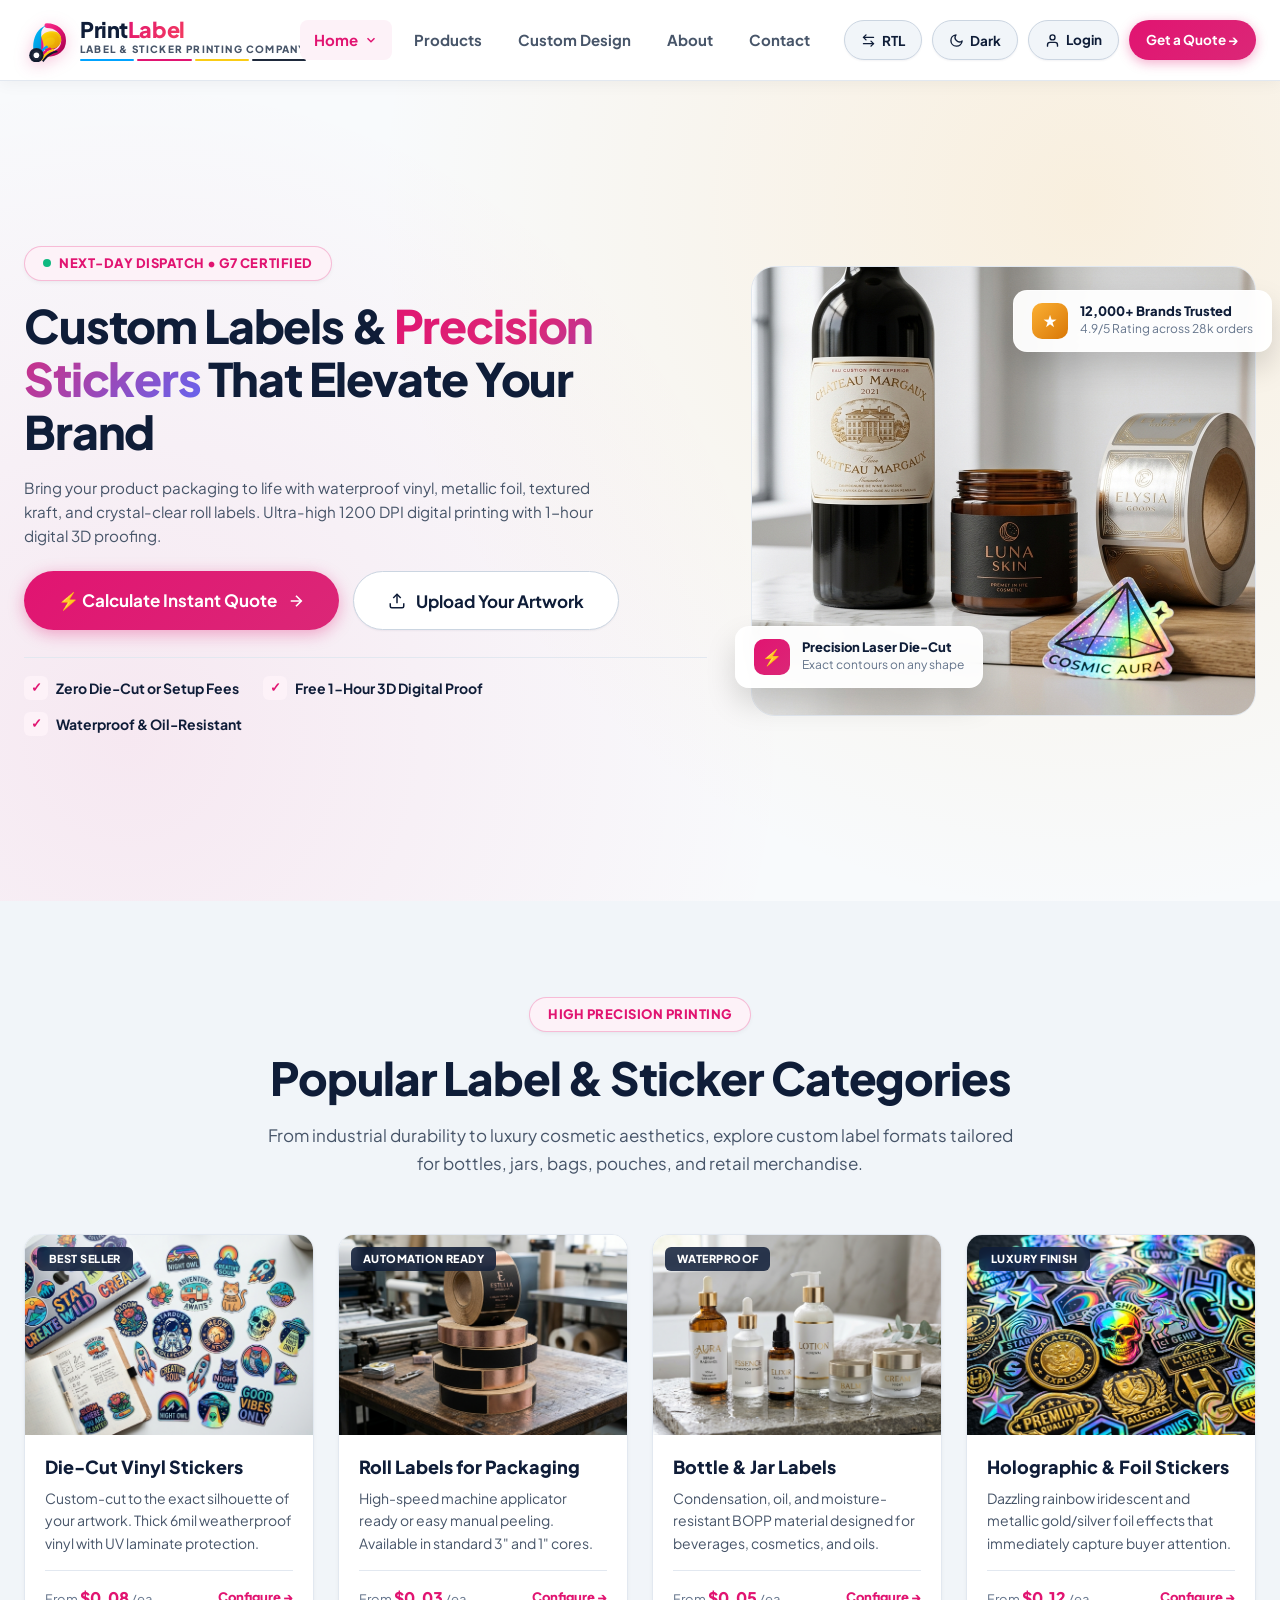
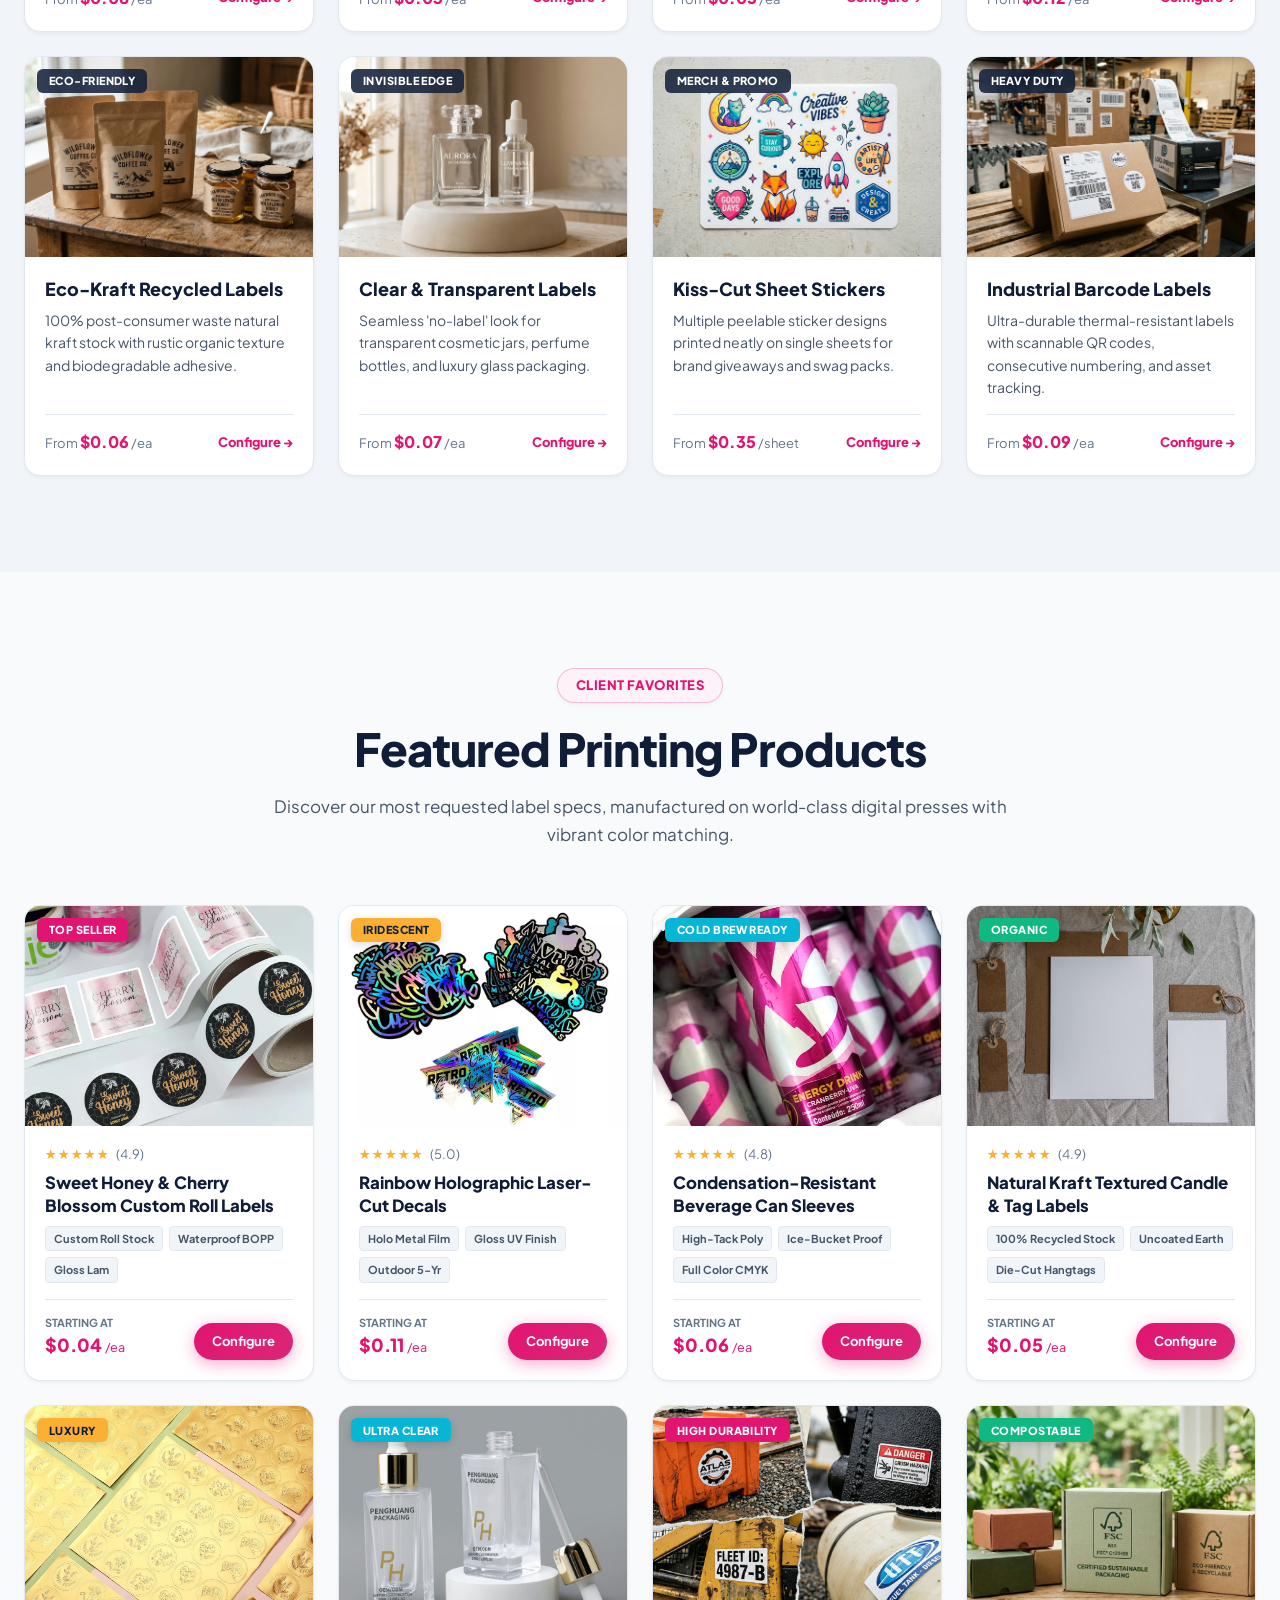
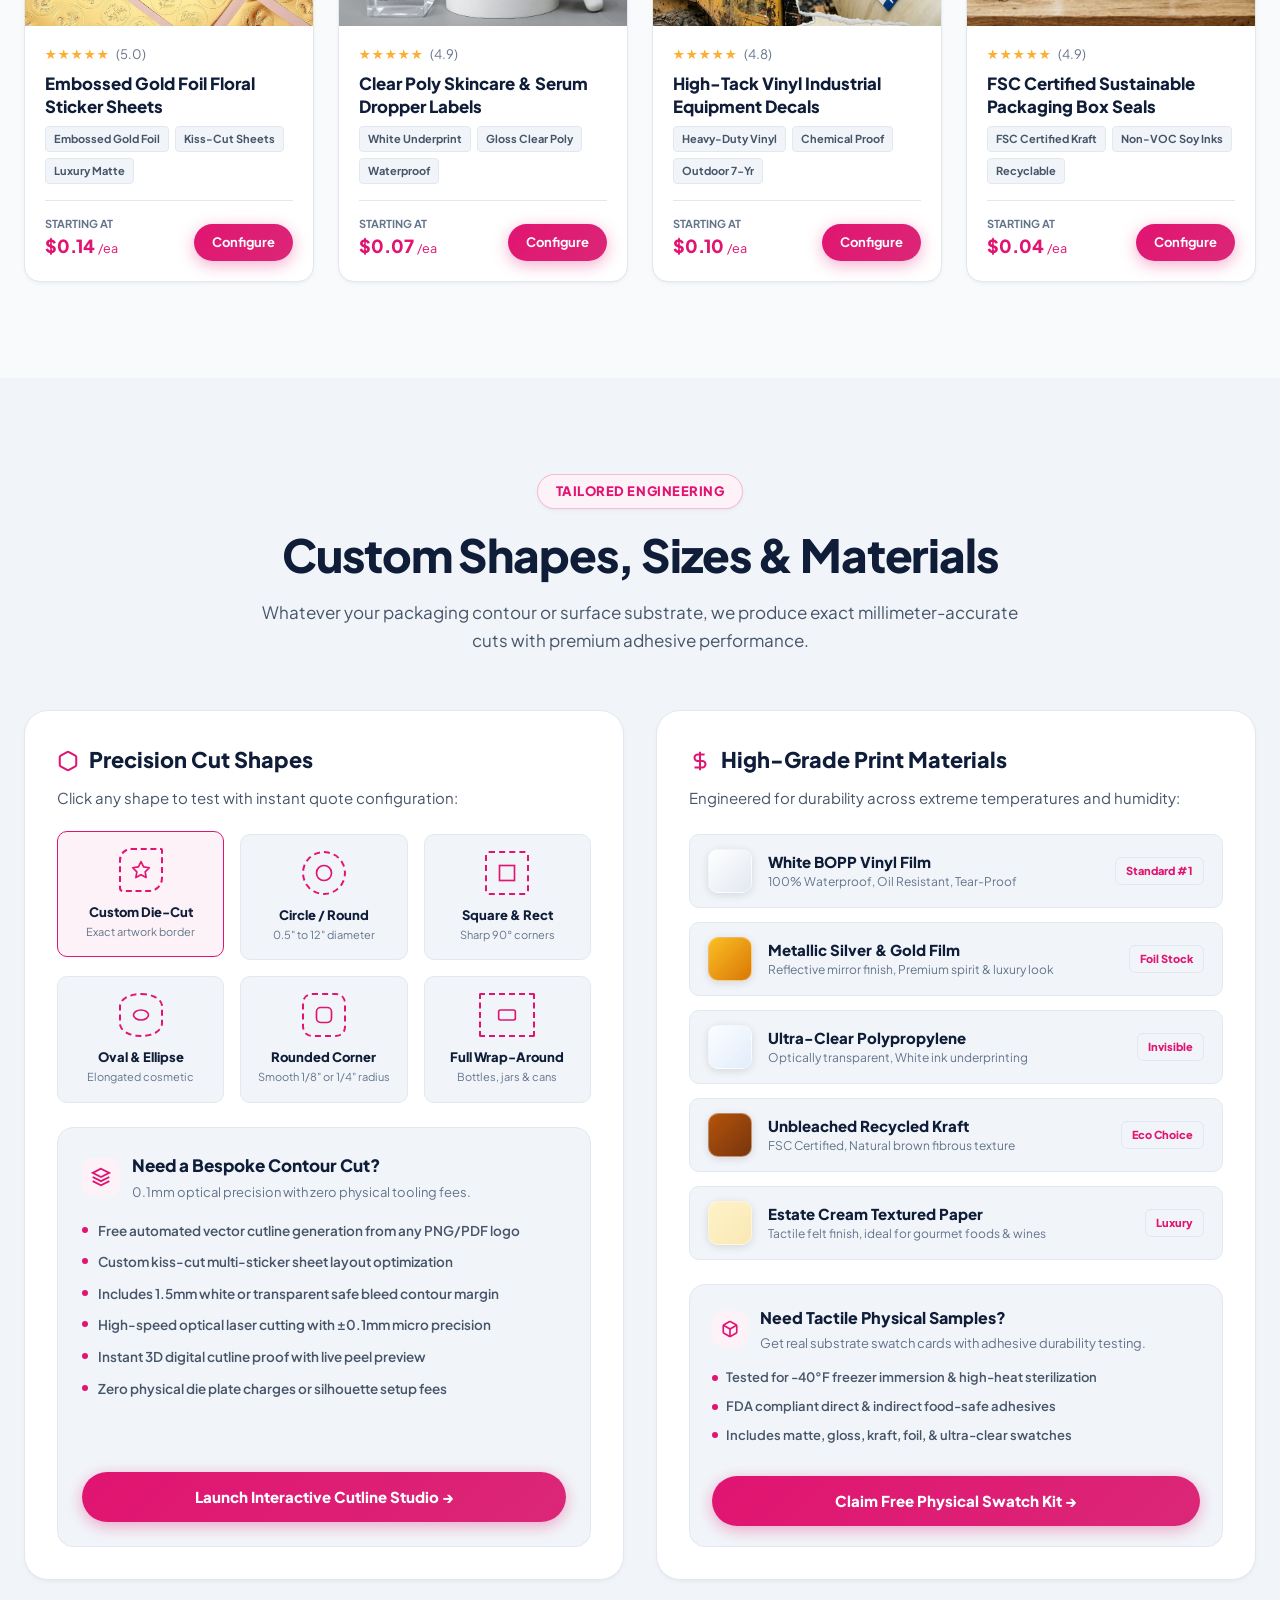
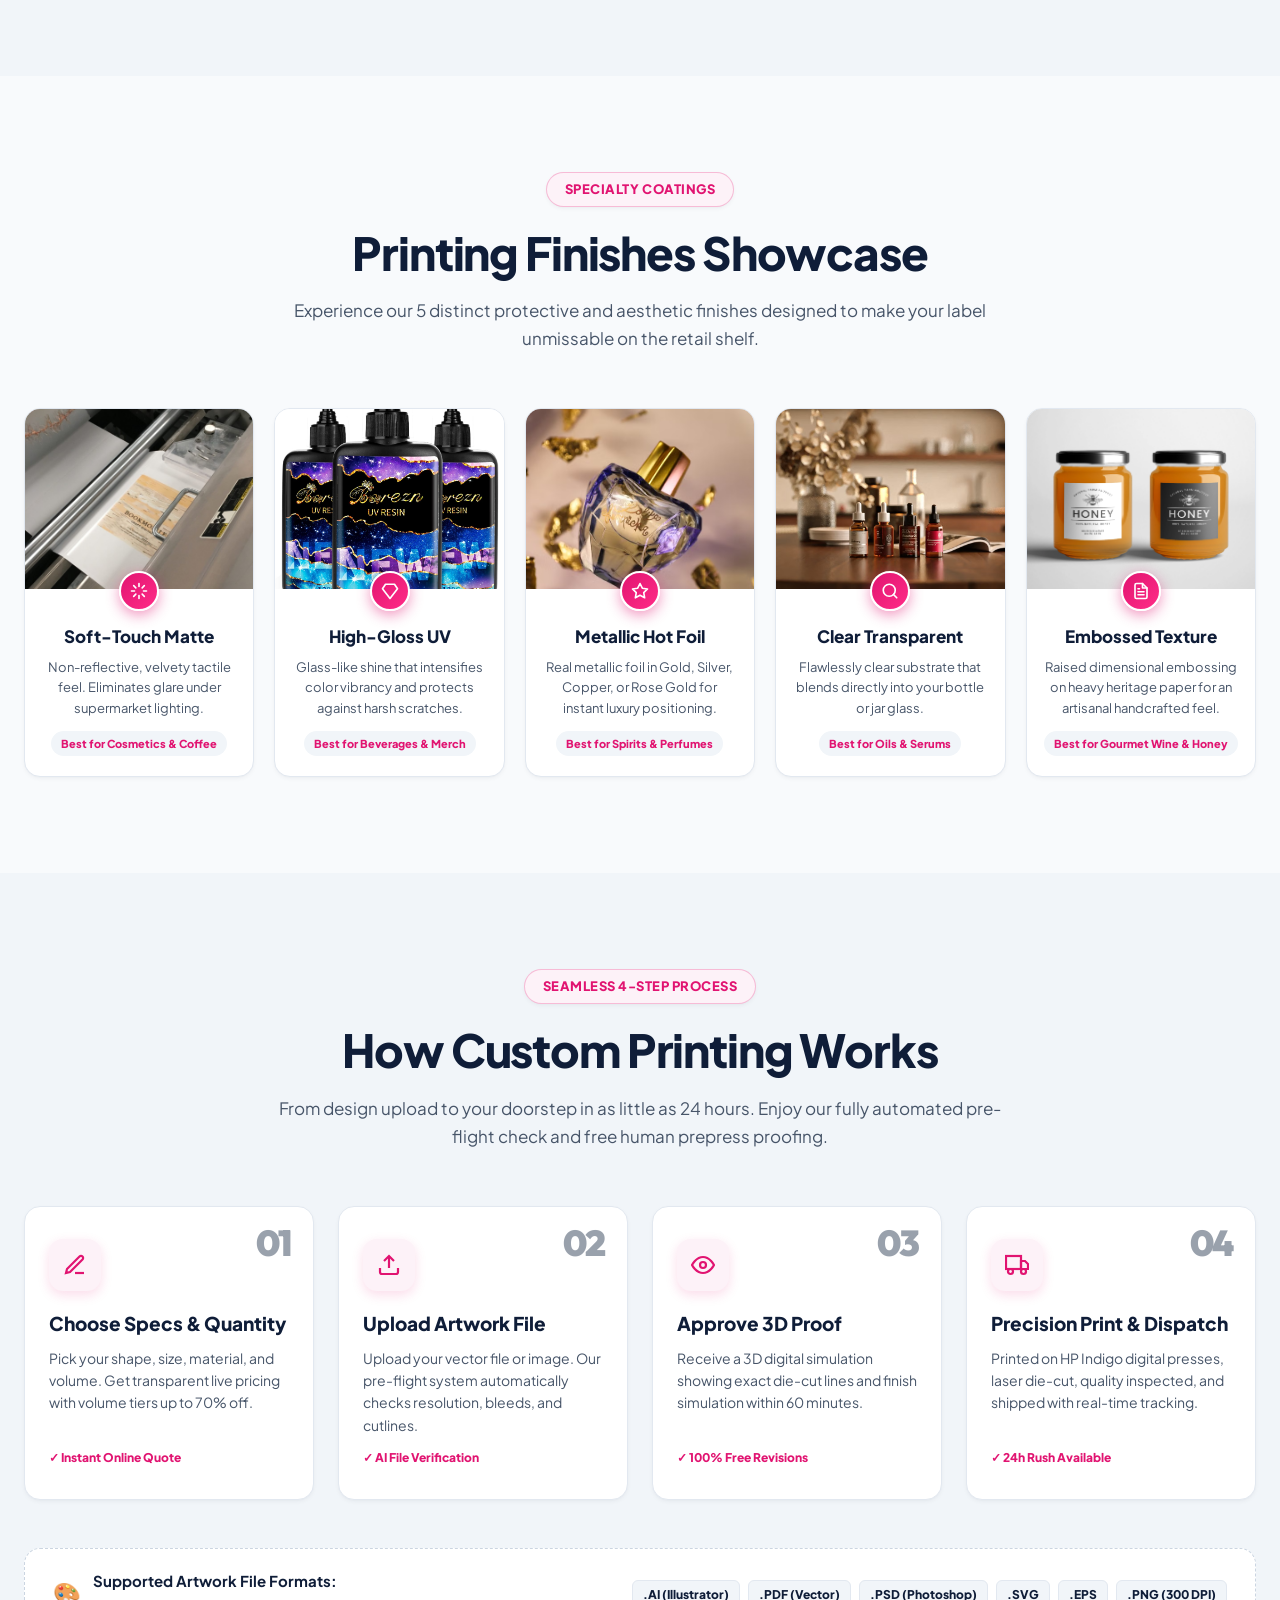
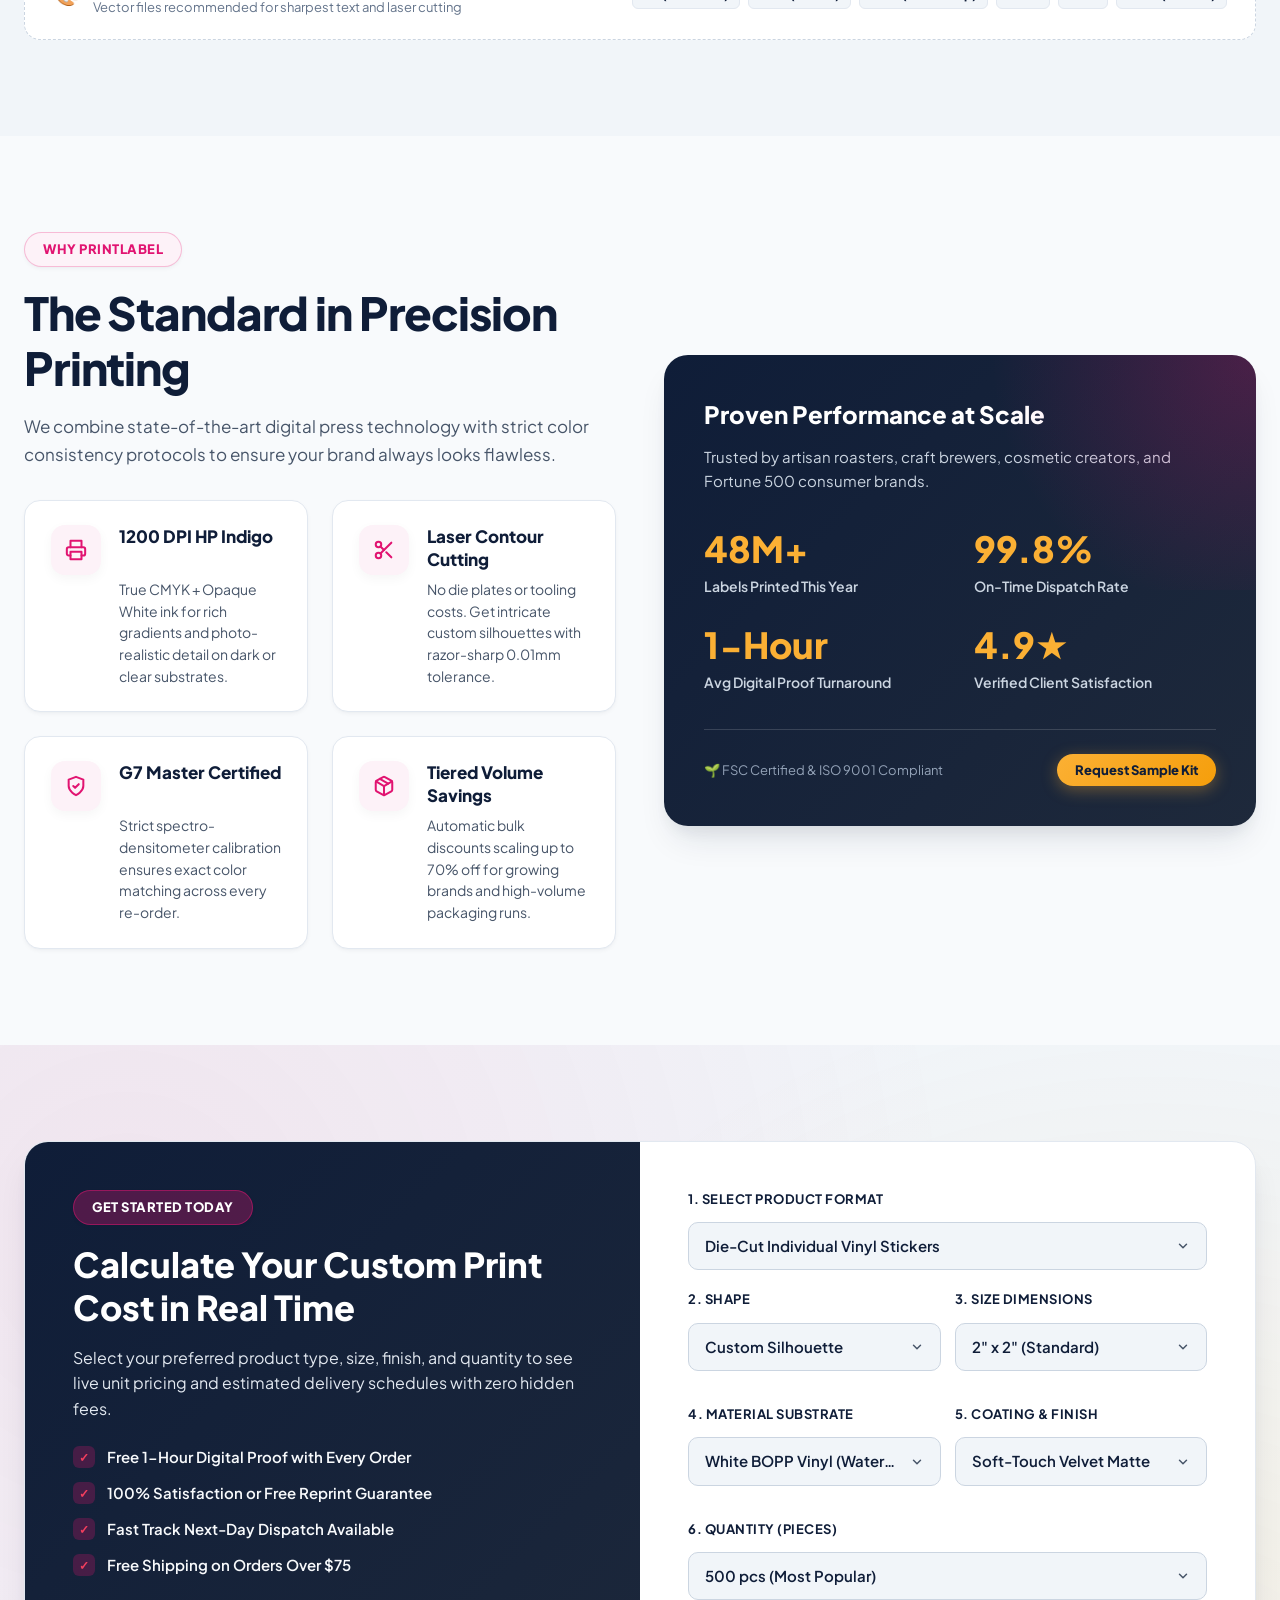
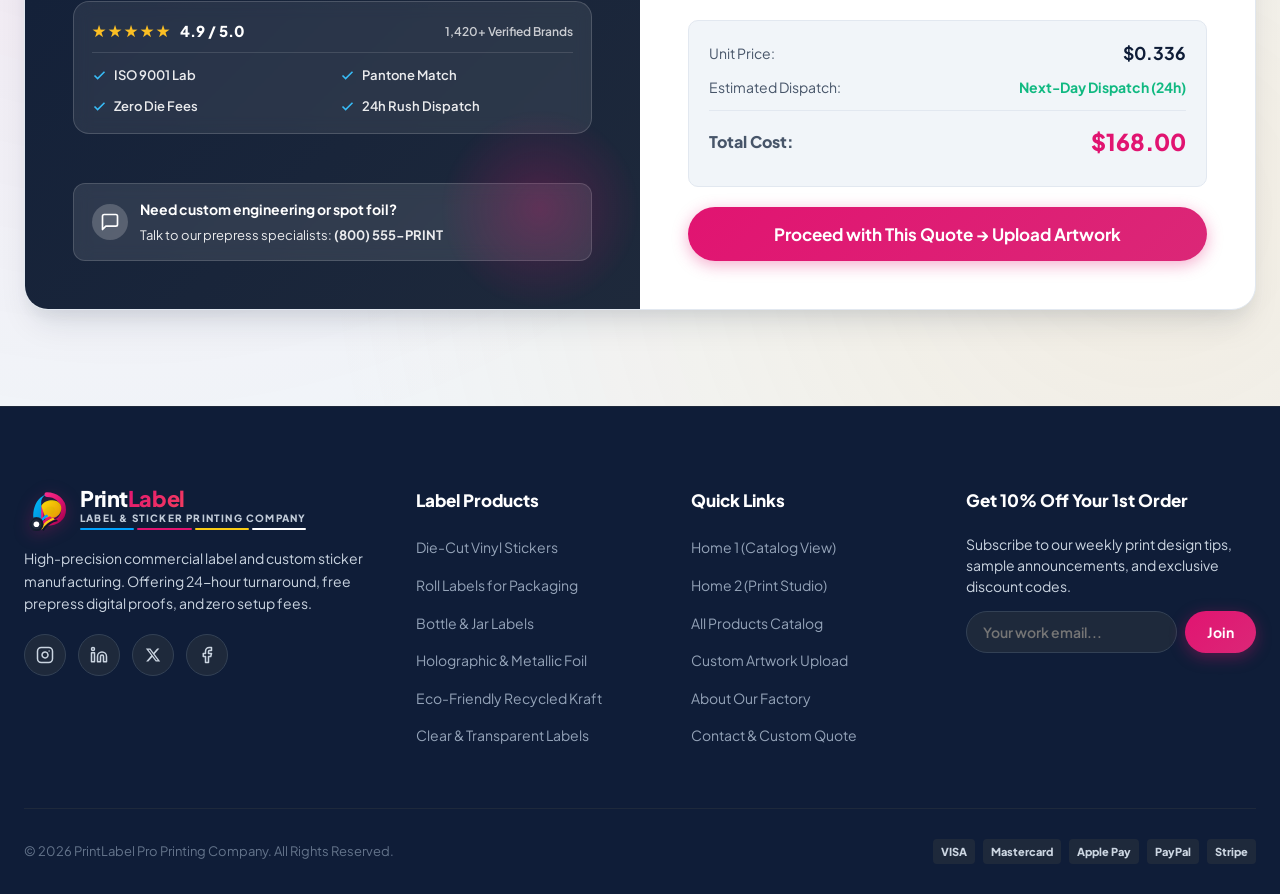
<file: index.html>
<!DOCTYPE html>
<html lang="en" data-theme="light" dir="ltr">
<head>
  <meta charset="UTF-8">
  <meta name="viewport" content="width=device-width, initial-scale=1.0">
  <meta name="description" content="PrintLabel Pro — Premium Custom Labels, Product Packaging Stickers, Roll Labels, and Specialty Finishes with 24h turnaround & instant online proofing.">
  <meta name="keywords" content="custom labels, sticker printing, die-cut stickers, roll labels, packaging stickers, metallic foil, waterproof vinyl labels">
  <title>PrintLabel Pro | Custom Label & Sticker Printing Company</title>
  
  <!-- Main CSS & Responsive CSS -->
  <link rel="stylesheet" href="css/style.css">
  <link rel="stylesheet" href="css/responsive.css">
  <link rel="icon" type="image/svg+xml" href="images/logo-icon.svg">
</head>
<body>

  <!-- ==========================================================================
       PAGE LOADER / PRELOADER
       ========================================================================== -->
  <div id="page-loader" class="page-loader" aria-hidden="true">
    <div class="loader-content">
      <div class="loader-brand-visual">
        <div class="loader-logo-ring">
          <img src="images/logo-icon.svg" alt="PrintLabel Loading" class="loader-logo-icon" width="58" height="58">
          <div class="cmyk-orbit">
            <span class="orbit-dot dot-c"></span>
            <span class="orbit-dot dot-m"></span>
            <span class="orbit-dot dot-y"></span>
            <span class="orbit-dot dot-k"></span>
          </div>
        </div>
        <div class="loader-brand-title">
          Print<span class="loader-magenta">Label</span>
        </div>
        <div class="loader-tagline">LABEL &amp; STICKER PRINTING COMPANY</div>
      </div>
      
      <div class="loader-progress-track">
        <div class="loader-progress-bar"></div>
      </div>
      
      <div class="loader-status">
        <span class="loader-pulse-dot"></span>
        <span class="loader-status-text">Loading Print Studio...</span>
      </div>
    </div>
  </div>

  <!-- ==========================================================================
       Main Header & Navigation
       ========================================================================== -->
  <nav class="main-header" aria-label="Main Navigation">
    <div class="container header-inner">
      
      <!-- Brand Logo -->
      <a href="index.html" class="brand-logo" aria-label="PrintLabel Pro Homepage">
        <img src="images/logo-icon.svg" alt="PrintLabel Logo Mark" class="brand-logo-img" width="44" height="44">
        <div class="brand-name">
          <span class="brand-main">Print<span class="brand-accent">Label</span></span>
          <span class="brand-tagline">Label &amp; Sticker Printing Company</span>
          <span class="brand-cmyk-bar" aria-hidden="true">
            <span class="cmyk-seg c-seg"></span>
            <span class="cmyk-seg m-seg"></span>
            <span class="cmyk-seg y-seg"></span>
            <span class="cmyk-seg k-seg"></span>
          </span>
        </div>
      </a>

      <!-- Desktop & Mobile Nav Menu Drawer -->
      <div class="nav-menu-wrapper" id="nav-menu-wrapper">
        <ul class="nav-menu" id="nav-menu">
          <!-- Home Dropdown: Home 1 & Home 2 -->
          <li class="nav-item-dropdown">
            <a href="index.html" class="nav-link active" aria-haspopup="true" aria-expanded="false">
              Home <svg width="14" height="14" viewBox="0 0 24 24" fill="none" stroke="currentColor" stroke-width="2.5"><polyline points="6 9 12 15 18 9"></polyline></svg>
            </a>
            <div class="dropdown-menu">
              <a href="index.html" class="dropdown-item active">
                <span>Home 1 (Catalog View)</span>
                <span class="badge-tag">Active</span>
              </a>
              <a href="home-2.html" class="dropdown-item">
                <span>Home 2 (Studio Presentation)</span>
                <span class="badge-tag" style="background-color: var(--color-accent); color: #0f1d38;">Switch</span>
              </a>
            </div>
          </li>

          <!-- Main Pages -->
          <li><a href="products.html" class="nav-link">Products</a></li>
          <li><a href="custom-design.html" class="nav-link">Custom Design</a></li>
          <li><a href="about.html" class="nav-link">About</a></li>
          <li><a href="contact.html" class="nav-link">Contact</a></li>
        </ul>

        <!-- Mobile Drawer Action Buttons -->
        <div class="mobile-drawer-actions">
          <div class="mobile-drawer-aux">
            <button class="nav-action-btn mobile-aux-btn theme-toggle-btn-mobile" aria-label="Toggle Light and Dark Theme">
              <span class="theme-icon-mobile btn-icon-symbol">
                <svg width="15" height="15" viewBox="0 0 24 24" fill="none" stroke="currentColor" stroke-width="2.2" stroke-linecap="round" stroke-linejoin="round">
                  <path d="M21 12.79A9 9 0 1 1 11.21 3 7 7 0 0 0 21 12.79z"></path>
                </svg>
              </span>
              <span class="theme-text-mobile">Dark</span>
            </button>
            <button class="nav-action-btn mobile-aux-btn rtl-toggle-btn-mobile" aria-label="Toggle RTL">
              <span class="btn-icon-symbol">
                <svg width="15" height="15" viewBox="0 0 24 24" fill="none" stroke="currentColor" stroke-width="2.2">
                  <path d="M8 3L4 7l4 4"></path>
                  <path d="M4 7h16"></path>
                  <path d="M16 21l4-4-4-4"></path>
                  <path d="M20 17H4"></path>
                </svg>
              </span>
              <span class="rtl-text-mobile">RTL</span>
            </button>
            <a href="login.html" class="nav-action-btn mobile-aux-btn">
              <span class="btn-icon-symbol">
                <svg width="15" height="15" viewBox="0 0 24 24" fill="none" stroke="currentColor" stroke-width="2.2" stroke-linecap="round" stroke-linejoin="round">
                  <path d="M20 21v-2a4 4 0 0 0-4-4H8a4 4 0 0 0-4 4v2"></path>
                  <circle cx="12" cy="7" r="4"></circle>
                </svg>
              </span>
              <span>Login</span>
            </a>
          </div>
          <a href="#calculator" class="btn btn-primary btn-md mobile-cta-btn">
            <span>Get a Quote →</span>
          </a>
        </div>
      </div>

      <!-- Header Actions -->
      <div class="header-actions">
        <!-- 1. RTL Toggle Button (Desktop) -->
        <button id="rtl-toggle-btn" class="nav-action-btn desktop-action-btn" aria-label="Toggle Layout Direction RTL LTR">
          <span class="btn-icon-symbol">
            <svg width="15" height="15" viewBox="0 0 24 24" fill="none" stroke="currentColor" stroke-width="2.2" stroke-linecap="round" stroke-linejoin="round">
              <path d="M8 3L4 7l4 4"></path>
              <path d="M4 7h16"></path>
              <path d="M16 21l4-4-4-4"></path>
              <path d="M20 17H4"></path>
            </svg>
          </span>
          <span id="rtl-text">RTL</span>
        </button>

        <!-- 2. Light / Dark Mode Toggle Button (Desktop) -->
        <button id="theme-toggle-btn" class="nav-action-btn desktop-action-btn" aria-label="Toggle Light and Dark Theme">
          <span id="theme-icon" class="btn-icon-symbol">
            <svg width="15" height="15" viewBox="0 0 24 24" fill="none" stroke="currentColor" stroke-width="2.2" stroke-linecap="round" stroke-linejoin="round">
              <path d="M21 12.79A9 9 0 1 1 11.21 3 7 7 0 0 0 21 12.79z"></path>
            </svg>
          </span>
          <span id="theme-text">Dark</span>
        </button>

        <!-- 3. Login Button (Desktop) -->
        <a href="login.html" class="nav-action-btn desktop-action-btn" aria-label="Login / Sign Up">
          <span class="btn-icon-symbol">
            <svg width="15" height="15" viewBox="0 0 24 24" fill="none" stroke="currentColor" stroke-width="2.2" stroke-linecap="round" stroke-linejoin="round">
              <path d="M20 21v-2a4 4 0 0 0-4-4H8a4 4 0 0 0-4 4v2"></path>
              <circle cx="12" cy="7" r="4"></circle>
            </svg>
          </span>
          <span>Login</span>
        </a>

        <!-- 4. CTA Button (Desktop) -->
        <a href="#calculator" class="nav-action-btn nav-action-cta desktop-action-btn">
          <span>Get a Quote →</span>
        </a>

        <!-- Mobile / Tablet Menu Toggle Button -->
        <button class="menu-toggle-btn mobile-toggle" id="menu-toggle-btn" aria-label="Open Navigation Menu" aria-expanded="false">
          <svg class="hamburger-icon" width="22" height="22" viewBox="0 0 24 24" fill="none" stroke="currentColor" stroke-width="2.2" stroke-linecap="round" stroke-linejoin="round">
            <line x1="3" y1="12" x2="21" y2="12"></line>
            <line x1="3" y1="6" x2="21" y2="6"></line>
            <line x1="3" y1="18" x2="21" y2="18"></line>
          </svg>
          <svg class="close-icon" width="22" height="22" viewBox="0 0 24 24" fill="none" stroke="currentColor" stroke-width="2.2" stroke-linecap="round" stroke-linejoin="round" style="display:none;">
            <line x1="18" y1="6" x2="6" y2="18"></line>
            <line x1="6" y1="6" x2="18" y2="18"></line>
          </svg>
        </button>
      </div>

    </div>
  </nav>

  <main>
    <!-- ==========================================================================
         SECTION 1: HERO SECTION
         ========================================================================== -->
    <section class="hero-section" id="hero">
      <div class="container">
        <div class="hero-grid">
          
          <!-- Hero Text Content -->
          <div class="hero-content">
            <div class="hero-badge">
              <span class="pulse-dot"></span>
              <span>Next-Day Dispatch • G7 Certified</span>
            </div>

            <h1 class="hero-title">
              Custom Labels & <span class="gradient-text">Precision Stickers</span> That Elevate Your Brand
            </h1>

            <p class="hero-subtitle">
              Bring your product packaging to life with waterproof vinyl, metallic foil, textured kraft, and crystal-clear roll labels. Ultra-high 1200 DPI digital printing with 1-hour digital 3D proofing.
            </p>

            <div class="hero-cta-group">
              <a href="#calculator" class="btn btn-primary btn-lg">
                <span>⚡ Calculate Instant Quote</span>
                <svg width="18" height="18" viewBox="0 0 24 24" fill="none" stroke="currentColor" stroke-width="2.2"><line x1="5" y1="12" x2="19" y2="12"></line><polyline points="12 5 19 12 12 19"></polyline></svg>
              </a>
              <button class="btn btn-secondary btn-lg" data-modal-target="modal-upload">
                <svg width="18" height="18" viewBox="0 0 24 24" fill="none" stroke="currentColor" stroke-width="2"><path d="M21 15v4a2 2 0 0 1-2 2H5a2 2 0 0 1-2-2v-4"></path><polyline points="17 8 12 3 7 8"></polyline><line x1="12" y1="3" x2="12" y2="15"></line></svg>
                <span>Upload Your Artwork</span>
              </button>
            </div>

            <div class="hero-features-list">
              <div class="hero-feat-item">
                <div class="hero-feat-icon">✓</div>
                <span>Zero Die-Cut or Setup Fees</span>
              </div>
              <div class="hero-feat-item">
                <div class="hero-feat-icon">✓</div>
                <span>Free 1-Hour 3D Digital Proof</span>
              </div>
              <div class="hero-feat-item">
                <div class="hero-feat-icon">✓</div>
                <span>Waterproof & Oil-Resistant</span>
              </div>
            </div>
          </div>

          <!-- Hero Visual Presentation -->
          <div class="hero-visual">
            <div class="hero-mockup-wrapper">
              <img 
                src="images/hero_showcase.jpg" 
                alt="Custom premium printed labels and packaging boxes showcase" 
                class="hero-main-img"
                loading="eager"
              >
            </div>

            <!-- Floating Pill 1: Top Right -->
            <div class="floating-pill pill-top-right">
              <div class="pill-icon amber">★</div>
              <div class="pill-text">
                <h5>12,000+ Brands Trusted</h5>
                <p>4.9/5 Rating across 28k orders</p>
              </div>
            </div>

            <!-- Floating Pill 2: Bottom Left -->
            <div class="floating-pill pill-bottom-left">
              <div class="pill-icon pink">⚡</div>
              <div class="pill-text">
                <h5>Precision Laser Die-Cut</h5>
                <p>Exact contours on any shape</p>
              </div>
            </div>
          </div>

        </div>
      </div>
    </section>

    <!-- ==========================================================================
         SECTION 2: POPULAR LABEL & STICKER CATEGORIES
         ========================================================================== -->
    <section class="section section-bg" id="categories">
      <div class="container">
        
        <div class="section-header">
          <span class="section-tag">High Precision Printing</span>
          <h2 class="section-title">Popular Label &amp; Sticker Categories</h2>
          <p class="section-description">
            From industrial durability to luxury cosmetic aesthetics, explore custom label formats tailored for bottles, jars, bags, pouches, and retail merchandise.
          </p>
        </div>

        <div class="category-grid">
          
          <!-- Category 1 -->
          <div class="category-card">
            <div class="category-img-box">
              <span class="category-tag">Best Seller</span>
              <img src="images/diecut_stickers.jpg" alt="Die-Cut Vinyl Stickers" loading="lazy">
            </div>
            <div class="category-body">
              <h3 class="category-title">Die-Cut Vinyl Stickers</h3>
              <p class="category-desc">Custom-cut to the exact silhouette of your artwork. Thick 6mil weatherproof vinyl with UV laminate protection.</p>
              <div class="category-meta">
                <span class="category-price">From <span>$0.08</span> /ea</span>
                <a href="#calculator" class="category-link">Configure →</a>
              </div>
            </div>
          </div>

          <!-- Category 2 -->
          <div class="category-card">
            <div class="category-img-box">
              <span class="category-tag">Automation Ready</span>
              <img src="images/roll_packaging_labels.jpg" alt="Roll Labels for Packaging" loading="lazy">
            </div>
            <div class="category-body">
              <h3 class="category-title">Roll Labels for Packaging</h3>
              <p class="category-desc">High-speed machine applicator ready or easy manual peeling. Available in standard 3" and 1" cores.</p>
              <div class="category-meta">
                <span class="category-price">From <span>$0.03</span> /ea</span>
                <a href="#calculator" class="category-link">Configure →</a>
              </div>
            </div>
          </div>

          <!-- Category 3 -->
          <div class="category-card">
            <div class="category-img-box">
              <span class="category-tag">Waterproof</span>
              <img src="images/bottle_jar_labels.jpg" alt="Bottle &amp; Jar Product Labels" loading="lazy">
            </div>
            <div class="category-body">
              <h3 class="category-title">Bottle &amp; Jar Labels</h3>
              <p class="category-desc">Condensation, oil, and moisture-resistant BOPP material designed for beverages, cosmetics, and oils.</p>
              <div class="category-meta">
                <span class="category-price">From <span>$0.05</span> /ea</span>
                <a href="#calculator" class="category-link">Configure →</a>
              </div>
            </div>
          </div>

          <!-- Category 4 -->
          <div class="category-card">
            <div class="category-img-box">
              <span class="category-tag">Luxury Finish</span>
              <img src="images/foil_holo_stickers.jpg" alt="Holographic &amp; Metallic Foil Stickers" loading="lazy">
            </div>
            <div class="category-body">
              <h3 class="category-title">Holographic &amp; Foil Stickers</h3>
              <p class="category-desc">Dazzling rainbow iridescent and metallic gold/silver foil effects that immediately capture buyer attention.</p>
              <div class="category-meta">
                <span class="category-price">From <span>$0.12</span> /ea</span>
                <a href="#calculator" class="category-link">Configure →</a>
              </div>
            </div>
          </div>

          <!-- Category 5 -->
          <div class="category-card">
            <div class="category-img-box">
              <span class="category-tag">Eco-Friendly</span>
              <img src="images/eco_kraft_labels.jpg" alt="Eco-Kraft &amp; Recycled Labels" loading="lazy">
            </div>
            <div class="category-body">
              <h3 class="category-title">Eco-Kraft Recycled Labels</h3>
              <p class="category-desc">100% post-consumer waste natural kraft stock with rustic organic texture and biodegradable adhesive.</p>
              <div class="category-meta">
                <span class="category-price">From <span>$0.06</span> /ea</span>
                <a href="#calculator" class="category-link">Configure →</a>
              </div>
            </div>
          </div>

          <!-- Category 6 -->
          <div class="category-card">
            <div class="category-img-box">
              <span class="category-tag">Invisible Edge</span>
              <img src="images/clear_transparent_labels.jpg" alt="Clear &amp; Transparent Labels" loading="lazy">
            </div>
            <div class="category-body">
              <h3 class="category-title">Clear &amp; Transparent Labels</h3>
              <p class="category-desc">Seamless 'no-label' look for transparent cosmetic jars, perfume bottles, and luxury glass packaging.</p>
              <div class="category-meta">
                <span class="category-price">From <span>$0.07</span> /ea</span>
                <a href="#calculator" class="category-link">Configure →</a>
              </div>
            </div>
          </div>

          <!-- Category 7 -->
          <div class="category-card">
            <div class="category-img-box">
              <span class="category-tag">Merch &amp; Promo</span>
              <img src="images/kisscut_sheet_stickers.jpg" alt="Kiss-Cut Sheet Stickers" loading="lazy">
            </div>
            <div class="category-body">
              <h3 class="category-title">Kiss-Cut Sheet Stickers</h3>
              <p class="category-desc">Multiple peelable sticker designs printed neatly on single sheets for brand giveaways and swag packs.</p>
              <div class="category-meta">
                <span class="category-price">From <span>$0.35</span> /sheet</span>
                <a href="#calculator" class="category-link">Configure →</a>
              </div>
            </div>
          </div>

          <!-- Category 8 -->
          <div class="category-card">
            <div class="category-img-box">
              <span class="category-tag">Heavy Duty</span>
              <img src="images/barcode_shipping_labels.jpg" alt="Industrial Asset &amp; Barcode Labels" loading="lazy">
            </div>
            <div class="category-body">
              <h3 class="category-title">Industrial Barcode Labels</h3>
              <p class="category-desc">Ultra-durable thermal-resistant labels with scannable QR codes, consecutive numbering, and asset tracking.</p>
              <div class="category-meta">
                <span class="category-price">From <span>$0.09</span> /ea</span>
                <a href="#calculator" class="category-link">Configure →</a>
              </div>
            </div>
          </div>

        </div>

      </div>
    </section>

    <!-- ==========================================================================
         SECTION 3: FEATURED PRINTING PRODUCTS
         ========================================================================== -->
    <section class="section" id="featured-products">
      <div class="container">
        
        <div class="section-header">
          <span class="section-tag">Client Favorites</span>
          <h2 class="section-title">Featured Printing Products</h2>
          <p class="section-description">
            Discover our most requested label specs, manufactured on world-class digital presses with vibrant color matching.
          </p>
        </div>

        <!-- Product Grid -->
        <div class="product-grid">
          
          <!-- Product 1 -->
          <div class="product-card" data-category="waterproof">
            <div class="product-badge-group">
              <span class="product-badge hot">Top Seller</span>
            </div>
            <div class="product-img-box">
              <img src="images/featured_roll_labels.jpg" alt="Sweet Honey and Cherry Blossom Custom Roll Labels" loading="lazy">
            </div>
            <div class="product-body">
              <div class="product-rating">
                <span class="stars">★★★★★</span>
                <span>(4.9)</span>
              </div>
              <h3 class="product-title">Sweet Honey &amp; Cherry Blossom Custom Roll Labels</h3>
              <div class="product-specs">
                <span class="spec-pill">Custom Roll Stock</span>
                <span class="spec-pill">Waterproof BOPP</span>
                <span class="spec-pill">Gloss Lam</span>
              </div>
              <div class="product-footer">
                <div class="product-pricing">
                  <span class="price-label">Starting at</span>
                  <span class="price-value">$0.04 <small style="font-size:0.7em; font-weight:normal;">/ea</small></span>
                </div>
                <a href="#calculator" class="btn btn-primary btn-sm">Configure</a>
              </div>
            </div>
          </div>

          <!-- Product 2 -->
          <div class="product-card" data-category="foil">
            <div class="product-badge-group">
              <span class="product-badge foil">Iridescent</span>
            </div>
            <div class="product-img-box">
              <img src="images/featured_holo_stickers.png" alt="Rainbow Holographic Laser-Cut Decals" loading="lazy">
            </div>
            <div class="product-body">
              <div class="product-rating">
                <span class="stars">★★★★★</span>
                <span>(5.0)</span>
              </div>
              <h3 class="product-title">Rainbow Holographic Laser-Cut Decals</h3>
              <div class="product-specs">
                <span class="spec-pill">Holo Metal Film</span>
                <span class="spec-pill">Gloss UV Finish</span>
                <span class="spec-pill">Outdoor 5-Yr</span>
              </div>
              <div class="product-footer">
                <div class="product-pricing">
                  <span class="price-label">Starting at</span>
                  <span class="price-value">$0.11 <small style="font-size:0.7em; font-weight:normal;">/ea</small></span>
                </div>
                <a href="#calculator" class="btn btn-primary btn-sm">Configure</a>
              </div>
            </div>
          </div>

          <!-- Product 3 -->
          <div class="product-card" data-category="waterproof">
            <div class="product-badge-group">
              <span class="product-badge finish">Cold Brew Ready</span>
            </div>
            <div class="product-img-box">
              <img src="images/featured_drink_labels.png" alt="Condensation-Resistant Beverage Can Sleeves" loading="lazy">
            </div>
            <div class="product-body">
              <div class="product-rating">
                <span class="stars">★★★★★</span>
                <span>(4.8)</span>
              </div>
              <h3 class="product-title">Condensation-Resistant Beverage Can Sleeves</h3>
              <div class="product-specs">
                <span class="spec-pill">High-Tack Poly</span>
                <span class="spec-pill">Ice-Bucket Proof</span>
                <span class="spec-pill">Full Color CMYK</span>
              </div>
              <div class="product-footer">
                <div class="product-pricing">
                  <span class="price-label">Starting at</span>
                  <span class="price-value">$0.06 <small style="font-size:0.7em; font-weight:normal;">/ea</small></span>
                </div>
                <a href="#calculator" class="btn btn-primary btn-sm">Configure</a>
              </div>
            </div>
          </div>

          <!-- Product 4 -->
          <div class="product-card" data-category="eco">
            <div class="product-badge-group">
              <span class="product-badge eco">Organic</span>
            </div>
            <div class="product-img-box">
              <img src="images/featured_kraft_stationery.png" alt="Natural Kraft Textured Candle & Tag Labels" loading="lazy">
            </div>
            <div class="product-body">
              <div class="product-rating">
                <span class="stars">★★★★★</span>
                <span>(4.9)</span>
              </div>
              <h3 class="product-title">Natural Kraft Textured Candle &amp; Tag Labels</h3>
              <div class="product-specs">
                <span class="spec-pill">100% Recycled Stock</span>
                <span class="spec-pill">Uncoated Earth</span>
                <span class="spec-pill">Die-Cut Hangtags</span>
              </div>
              <div class="product-footer">
                <div class="product-pricing">
                  <span class="price-label">Starting at</span>
                  <span class="price-value">$0.05 <small style="font-size:0.7em; font-weight:normal;">/ea</small></span>
                </div>
                <a href="#calculator" class="btn btn-primary btn-sm">Configure</a>
              </div>
            </div>
          </div>

          <!-- Product 5 -->
          <div class="product-card" data-category="foil">
            <div class="product-badge-group">
              <span class="product-badge foil">Luxury</span>
            </div>
            <div class="product-img-box">
              <img src="images/featured_gold_embossed.jpg" alt="Embossed Gold Foil Floral Sticker Sheets" loading="lazy">
            </div>
            <div class="product-body">
              <div class="product-rating">
                <span class="stars">★★★★★</span>
                <span>(5.0)</span>
              </div>
              <h3 class="product-title">Embossed Gold Foil Floral Sticker Sheets</h3>
              <div class="product-specs">
                <span class="spec-pill">Embossed Gold Foil</span>
                <span class="spec-pill">Kiss-Cut Sheets</span>
                <span class="spec-pill">Luxury Matte</span>
              </div>
              <div class="product-footer">
                <div class="product-pricing">
                  <span class="price-label">Starting at</span>
                  <span class="price-value">$0.14 <small style="font-size:0.7em; font-weight:normal;">/ea</small></span>
                </div>
                <a href="#calculator" class="btn btn-primary btn-sm">Configure</a>
              </div>
            </div>
          </div>

          <!-- Product 6 -->
          <div class="product-card" data-category="waterproof">
            <div class="product-badge-group">
              <span class="product-badge finish">Ultra Clear</span>
            </div>
            <div class="product-img-box">
              <img src="images/featured_clear_dropper.png" alt="Clear Poly Skincare &amp; Serum Dropper Labels" loading="lazy">
            </div>
            <div class="product-body">
              <div class="product-rating">
                <span class="stars">★★★★★</span>
                <span>(4.9)</span>
              </div>
              <h3 class="product-title">Clear Poly Skincare &amp; Serum Dropper Labels</h3>
              <div class="product-specs">
                <span class="spec-pill">White Underprint</span>
                <span class="spec-pill">Gloss Clear Poly</span>
                <span class="spec-pill">Waterproof</span>
              </div>
              <div class="product-footer">
                <div class="product-pricing">
                  <span class="price-label">Starting at</span>
                  <span class="price-value">$0.07 <small style="font-size:0.7em; font-weight:normal;">/ea</small></span>
                </div>
                <a href="#calculator" class="btn btn-primary btn-sm">Configure</a>
              </div>
            </div>
          </div>

          <!-- Product 7 -->
          <div class="product-card" data-category="diecut">
            <div class="product-badge-group">
              <span class="product-badge hot">High Durability</span>
            </div>
            <div class="product-img-box">
              <img src="images/featured_industrial_decals.jpg" alt="High-Tack Vinyl Industrial Equipment Decals" loading="lazy">
            </div>
            <div class="product-body">
              <div class="product-rating">
                <span class="stars">★★★★★</span>
                <span>(4.8)</span>
              </div>
              <h3 class="product-title">High-Tack Vinyl Industrial Equipment Decals</h3>
              <div class="product-specs">
                <span class="spec-pill">Heavy-Duty Vinyl</span>
                <span class="spec-pill">Chemical Proof</span>
                <span class="spec-pill">Outdoor 7-Yr</span>
              </div>
              <div class="product-footer">
                <div class="product-pricing">
                  <span class="price-label">Starting at</span>
                  <span class="price-value">$0.10 <small style="font-size:0.7em; font-weight:normal;">/ea</small></span>
                </div>
                <a href="#calculator" class="btn btn-primary btn-sm">Configure</a>
              </div>
            </div>
          </div>

          <!-- Product 8 -->
          <div class="product-card" data-category="eco">
            <div class="product-badge-group">
              <span class="product-badge eco">Compostable</span>
            </div>
            <div class="product-img-box">
              <img src="images/featured_fsc_boxes.jpg" alt="FSC Certified Sustainable Packaging Box Seals" loading="lazy">
            </div>
            <div class="product-body">
              <div class="product-rating">
                <span class="stars">★★★★★</span>
                <span>(4.9)</span>
              </div>
              <h3 class="product-title">FSC Certified Sustainable Packaging Box Seals</h3>
              <div class="product-specs">
                <span class="spec-pill">FSC Certified Kraft</span>
                <span class="spec-pill">Non-VOC Soy Inks</span>
                <span class="spec-pill">Recyclable</span>
              </div>
              <div class="product-footer">
                <div class="product-pricing">
                  <span class="price-label">Starting at</span>
                  <span class="price-value">$0.04 <small style="font-size:0.7em; font-weight:normal;">/ea</small></span>
                </div>
                <a href="#calculator" class="btn btn-primary btn-sm">Configure</a>
              </div>
            </div>
          </div>

        </div>

      </div>
    </section>

    <!-- ==========================================================================
         SECTION 4: CUSTOM SHAPES, SIZES & MATERIALS
         ========================================================================== -->
    <section class="section section-bg" id="shapes-materials">
      <div class="container">
        
        <div class="section-header">
          <span class="section-tag">Tailored Engineering</span>
          <h2 class="section-title">Custom Shapes, Sizes & Materials</h2>
          <p class="section-description">
            Whatever your packaging contour or surface substrate, we produce exact millimeter-accurate cuts with premium adhesive performance.
          </p>
        </div>

        <div class="shapes-materials-grid">
          
          <!-- Block 1: Precision Shapes -->
          <div class="showcase-block">
            <h3 class="showcase-block-title">
              <svg width="22" height="22" viewBox="0 0 24 24" fill="none" stroke="var(--color-primary)" stroke-width="2.2"><path d="M21 16V8a2 2 0 0 0-1-1.73l-7-4a2 2 0 0 0-2 0l-7 4A2 2 0 0 0 3 8v8a2 2 0 0 0 1 1.73l7 4a2 2 0 0 0 2 0l7-4A2 2 0 0 0 21 16z"></path></svg>
              Precision Cut Shapes
            </h3>
            <p class="showcase-block-desc">Click any shape to test with instant quote configuration:</p>

            <div class="shape-cards-grid">
              
              <div class="shape-item active" data-shape="Die-Cut Custom">
                <div class="shape-icon-box shape-diecut">
                  <svg width="20" height="20" viewBox="0 0 24 24" fill="none" stroke="currentColor" stroke-width="2" stroke-linecap="round" stroke-linejoin="round">
                    <path d="M12 2l3.09 6.26L22 9.27l-5 4.87 1.18 6.88L12 17.77l-6.18 3.25L7 14.14 2 9.27l6.91-1.01L12 2z"></path>
                  </svg>
                </div>
                <div class="shape-name">Custom Die-Cut</div>
                <div class="shape-sub">Exact artwork border</div>
              </div>

              <div class="shape-item" data-shape="Circle">
                <div class="shape-icon-box shape-circle">
                  <svg width="20" height="20" viewBox="0 0 24 24" fill="none" stroke="currentColor" stroke-width="2">
                    <circle cx="12" cy="12" r="9"></circle>
                  </svg>
                </div>
                <div class="shape-name">Circle / Round</div>
                <div class="shape-sub">0.5" to 12" diameter</div>
              </div>

              <div class="shape-item" data-shape="Square">
                <div class="shape-icon-box shape-square">
                  <svg width="20" height="20" viewBox="0 0 24 24" fill="none" stroke="currentColor" stroke-width="2">
                    <rect x="3" y="3" width="18" height="18"></rect>
                  </svg>
                </div>
                <div class="shape-name">Square & Rect</div>
                <div class="shape-sub">Sharp 90° corners</div>
              </div>

              <div class="shape-item" data-shape="Oval">
                <div class="shape-icon-box shape-oval">
                  <svg width="20" height="20" viewBox="0 0 24 24" fill="none" stroke="currentColor" stroke-width="2">
                    <ellipse cx="12" cy="12" rx="9" ry="6"></ellipse>
                  </svg>
                </div>
                <div class="shape-name">Oval & Ellipse</div>
                <div class="shape-sub">Elongated cosmetic</div>
              </div>

              <div class="shape-item" data-shape="Rounded Corner">
                <div class="shape-icon-box shape-rounded">
                  <svg width="20" height="20" viewBox="0 0 24 24" fill="none" stroke="currentColor" stroke-width="2">
                    <rect x="3" y="3" width="18" height="18" rx="5" ry="5"></rect>
                  </svg>
                </div>
                <div class="shape-name">Rounded Corner</div>
                <div class="shape-sub">Smooth 1/8" or 1/4" radius</div>
              </div>

              <div class="shape-item" data-shape="Full Wrap">
                <div class="shape-icon-box shape-wrap">
                  <svg width="20" height="20" viewBox="0 0 24 24" fill="none" stroke="currentColor" stroke-width="2">
                    <rect x="2" y="6" width="20" height="12" rx="2"></rect>
                  </svg>
                </div>
                <div class="shape-name">Full Wrap-Around</div>
                <div class="shape-sub">Bottles, jars & cans</div>
              </div>

            </div>

            <!-- Custom Shape Guidance & Prepress Guarantee to fill block gap -->
            <div class="shape-info-banner" style="margin-top: 24px; padding: 24px 24px; background: var(--bg-surface-secondary); border-radius: var(--card-radius); border: 1px solid var(--border-subtle); display: flex; flex-direction: column; justify-content: space-between; flex: 1;">
              <div>
                <div style="display: flex; align-items: center; gap: 12px; margin-bottom: 12px;">
                  <div style="width: 38px; height: 38px; border-radius: 10px; background: var(--color-primary-light); color: var(--color-primary); display: flex; align-items: center; justify-content: center; flex-shrink: 0;">
                    <svg width="20" height="20" viewBox="0 0 24 24" fill="none" stroke="currentColor" stroke-width="2.2"><polygon points="12 2 2 7 12 12 22 7 12 2"></polygon><polyline points="2 17 12 22 22 17"></polyline><polyline points="2 12 12 17 22 12"></polyline></svg>
                  </div>
                  <div>
                    <h4 style="font-size: 1.0625rem; font-weight: 800; color: var(--text-main); margin-bottom: 3px;">Need a Bespoke Contour Cut?</h4>
                    <p style="font-size: 0.8125rem; color: var(--text-muted); margin: 0;">0.1mm optical precision with zero physical tooling fees.</p>
                  </div>
                </div>

                <ul style="list-style: none; margin: 18px 0 20px 0; display: flex; flex-direction: column; gap: 12px; font-size: 0.84375rem; color: var(--text-secondary); font-weight: 600;">
                  <li style="display: flex; align-items: flex-start; gap: 10px; line-height: 1.45;">
                    <span style="width: 6px; height: 6px; border-radius: 50%; background: var(--color-primary); flex-shrink: 0; margin-top: 6px;"></span>
                    <span>Free automated vector cutline generation from any PNG/PDF logo</span>
                  </li>
                  <li style="display: flex; align-items: flex-start; gap: 10px; line-height: 1.45;">
                    <span style="width: 6px; height: 6px; border-radius: 50%; background: var(--color-primary); flex-shrink: 0; margin-top: 6px;"></span>
                    <span>Custom kiss-cut multi-sticker sheet layout optimization</span>
                  </li>
                  <li style="display: flex; align-items: flex-start; gap: 10px; line-height: 1.45;">
                    <span style="width: 6px; height: 6px; border-radius: 50%; background: var(--color-primary); flex-shrink: 0; margin-top: 6px;"></span>
                    <span>Includes 1.5mm white or transparent safe bleed contour margin</span>
                  </li>
                  <li style="display: flex; align-items: flex-start; gap: 10px; line-height: 1.45;">
                    <span style="width: 6px; height: 6px; border-radius: 50%; background: var(--color-primary); flex-shrink: 0; margin-top: 6px;"></span>
                    <span>High-speed optical laser cutting with ±0.1mm micro precision</span>
                  </li>
                  <li style="display: flex; align-items: flex-start; gap: 10px; line-height: 1.45;">
                    <span style="width: 6px; height: 6px; border-radius: 50%; background: var(--color-primary); flex-shrink: 0; margin-top: 6px;"></span>
                    <span>Instant 3D digital cutline proof with live peel preview</span>
                  </li>
                  <li style="display: flex; align-items: flex-start; gap: 10px; line-height: 1.45;">
                    <span style="width: 6px; height: 6px; border-radius: 50%; background: var(--color-primary); flex-shrink: 0; margin-top: 6px;"></span>
                    <span>Zero physical die plate charges or silhouette setup fees</span>
                  </li>
                </ul>
              </div>

              <a href="custom-design.html" class="btn btn-primary btn-md" style="width: 100%; text-align: center; justify-content: center; margin-top: 18px; padding: 13px 20px; font-weight: 800; font-size: 0.9375rem;">
                <span>Launch Interactive Cutline Studio →</span>
              </a>
            </div>
          </div>

          <!-- Block 2: Certified Substrates & Materials -->
          <div class="showcase-block">
            <h3 class="showcase-block-title">
              <svg width="22" height="22" viewBox="0 0 24 24" fill="none" stroke="var(--color-primary)" stroke-width="2.2"><path d="M12 2v20M17 5H9.5a3.5 3.5 0 0 0 0 7h5a3.5 3.5 0 0 1 0 7H6"></path></svg>
              High-Grade Print Materials
            </h3>
            <p class="showcase-block-desc">Engineered for durability across extreme temperatures and humidity:</p>

            <div class="material-list">
              
              <div class="material-card">
                <div class="material-swatch swatch-bopp"></div>
                <div class="material-info">
                  <div class="material-name">White BOPP Vinyl Film</div>
                  <div class="material-props">100% Waterproof, Oil Resistant, Tear-Proof</div>
                </div>
                <span class="material-badge">Standard #1</span>
              </div>

              <div class="material-card">
                <div class="material-swatch swatch-foil"></div>
                <div class="material-info">
                  <div class="material-name">Metallic Silver & Gold Film</div>
                  <div class="material-props">Reflective mirror finish, Premium spirit & luxury look</div>
                </div>
                <span class="material-badge">Foil Stock</span>
              </div>

              <div class="material-card">
                <div class="material-swatch swatch-clear"></div>
                <div class="material-info">
                  <div class="material-name">Ultra-Clear Polypropylene</div>
                  <div class="material-props">Optically transparent, White ink underprinting</div>
                </div>
                <span class="material-badge">Invisible</span>
              </div>

              <div class="material-card">
                <div class="material-swatch swatch-kraft"></div>
                <div class="material-info">
                  <div class="material-name">Unbleached Recycled Kraft</div>
                  <div class="material-props">FSC Certified, Natural brown fibrous texture</div>
                </div>
                <span class="material-badge">Eco Choice</span>
              </div>

              <div class="material-card">
                <div class="material-swatch swatch-textured"></div>
                <div class="material-info">
                  <div class="material-name">Estate Cream Textured Paper</div>
                  <div class="material-props">Tactile felt finish, ideal for gourmet foods & wines</div>
                </div>
                <span class="material-badge">Luxury</span>
              </div>

            </div>

            <!-- Material Sample Swatch Kit & Adhesion Guarantee to balance height -->
            <div class="material-info-banner" style="margin-top: 24px; padding: 20px 22px; background: var(--bg-surface-secondary); border-radius: var(--card-radius); border: 1px solid var(--border-subtle);">
              <div style="display: flex; align-items: center; gap: 12px; margin-bottom: 8px;">
                <div style="width: 36px; height: 36px; border-radius: 10px; background: var(--color-primary-light); color: var(--color-primary); display: flex; align-items: center; justify-content: center; flex-shrink: 0;">
                  <svg width="18" height="18" viewBox="0 0 24 24" fill="none" stroke="currentColor" stroke-width="2.2"><path d="M21 16V8a2 2 0 0 0-1-1.73l-7-4a2 2 0 0 0-2 0l-7 4A2 2 0 0 0 3 8v8a2 2 0 0 0 1 1.73l7 4a2 2 0 0 0 2 0l7-4A2 2 0 0 0 21 16z"></path><polyline points="3.27 6.96 12 12.01 20.73 6.96"></polyline><line x1="12" y1="22.08" x2="12" y2="12"></line></svg>
                </div>
                <div>
                  <h4 style="font-size: 1rem; font-weight: 800; color: var(--text-main); margin-bottom: 2px;">Need Tactile Physical Samples?</h4>
                  <p style="font-size: 0.8125rem; color: var(--text-muted); margin: 0;">Get real substrate swatch cards with adhesive durability testing.</p>
                </div>
              </div>
              <ul style="list-style: none; margin: 14px 0 16px 0; display: flex; flex-direction: column; gap: 8px; font-size: 0.8125rem; color: var(--text-secondary); font-weight: 600;">
                <li style="display: flex; align-items: center; gap: 8px;">
                  <span style="width: 6px; height: 6px; border-radius: 50%; background: var(--color-primary);"></span>
                  Tested for -40°F freezer immersion &amp; high-heat sterilization
                </li>
                <li style="display: flex; align-items: center; gap: 8px;">
                  <span style="width: 6px; height: 6px; border-radius: 50%; background: var(--color-primary);"></span>
                  FDA compliant direct &amp; indirect food-safe adhesives
                </li>
                <li style="display: flex; align-items: center; gap: 8px;">
                  <span style="width: 6px; height: 6px; border-radius: 50%; background: var(--color-primary);"></span>
                  Includes matte, gloss, kraft, foil, &amp; ultra-clear swatches
                </li>
              </ul>
              <a href="contact.html#sample-kit" class="btn btn-primary btn-md" style="width: 100%; text-align: center; justify-content: center; margin-top: 14px; font-weight: 800;">
                <span>Claim Free Physical Swatch Kit →</span>
              </a>
            </div>
          </div>

        </div>

      </div>
    </section>

    <!-- ==========================================================================
         SECTION 5: PRINTING FINISHES SHOWCASE
         ========================================================================== -->
    <section class="section" id="finishes">
      <div class="container">
        
        <div class="section-header">
          <span class="section-tag">Specialty Coatings</span>
          <h2 class="section-title">Printing Finishes Showcase</h2>
          <p class="section-description">
            Experience our 5 distinct protective and aesthetic finishes designed to make your label unmissable on the retail shelf.
          </p>
        </div>

        <div class="finishes-grid">
          
          <!-- Finish 1: Soft-Touch Matte -->
          <div class="finish-card">
            <div class="finish-img-box">
              <img src="images/finish_soft_touch.jpg" alt="Velvet Soft Touch Matte Roll Lamination Finish" loading="lazy">
            </div>
            <div class="finish-body">
              <div class="finish-icon-chip">
                <svg width="18" height="18" viewBox="0 0 24 24" fill="none" stroke="currentColor" stroke-width="2.2" stroke-linecap="round" stroke-linejoin="round">
                  <path d="M12 2v4M12 18v4M4.93 4.93l2.83 2.83M16.24 16.24l2.83 2.83M2 12h4M18 12h4M4.93 19.07l2.83-2.83M16.24 7.76l2.83-2.83"/>
                </svg>
              </div>
              <h3 class="finish-name">Soft-Touch Matte</h3>
              <p class="finish-desc">Non-reflective, velvety tactile feel. Eliminates glare under supermarket lighting.</p>
              <span class="finish-tag">Best for Cosmetics &amp; Coffee</span>
            </div>
          </div>

          <!-- Finish 2: High-Gloss UV -->
          <div class="finish-card">
            <div class="finish-img-box">
              <img src="images/finish_high_gloss_uv.jpg" alt="High Gloss UV Protective Label Finish" loading="lazy">
            </div>
            <div class="finish-body">
              <div class="finish-icon-chip">
                <svg width="18" height="18" viewBox="0 0 24 24" fill="none" stroke="currentColor" stroke-width="2.2" stroke-linecap="round" stroke-linejoin="round">
                  <polygon points="6 3 18 3 22 9 12 22 2 9 6 3"></polygon>
                </svg>
              </div>
              <h3 class="finish-name">High-Gloss UV</h3>
              <p class="finish-desc">Glass-like shine that intensifies color vibrancy and protects against harsh scratches.</p>
              <span class="finish-tag">Best for Beverages &amp; Merch</span>
            </div>
          </div>

          <!-- Finish 3: Metallic Foil Stamping -->
          <div class="finish-card">
            <div class="finish-img-box">
              <img src="images/finish_metallic_foil.png" alt="Metallic Hot Foil Stamping Luxury Finish" loading="lazy">
            </div>
            <div class="finish-body">
              <div class="finish-icon-chip">
                <svg width="18" height="18" viewBox="0 0 24 24" fill="none" stroke="currentColor" stroke-width="2.2" stroke-linecap="round" stroke-linejoin="round">
                  <polygon points="12 2 15.09 8.26 22 9.27 17 14.14 18.18 21.02 12 17.77 5.82 21.02 7 14.14 2 9.27 8.91 8.26 12 2"></polygon>
                </svg>
              </div>
              <h3 class="finish-name">Metallic Hot Foil</h3>
              <p class="finish-desc">Real metallic foil in Gold, Silver, Copper, or Rose Gold for instant luxury positioning.</p>
              <span class="finish-tag">Best for Spirits &amp; Perfumes</span>
            </div>
          </div>

          <!-- Finish 4: Transparent "No-Label" -->
          <div class="finish-card">
            <div class="finish-img-box">
              <img src="images/finish_clear_transparent.png" alt="Transparent Clear No-Label Look Finish" loading="lazy">
            </div>
            <div class="finish-body">
              <div class="finish-icon-chip">
                <svg width="18" height="18" viewBox="0 0 24 24" fill="none" stroke="currentColor" stroke-width="2.2" stroke-linecap="round" stroke-linejoin="round">
                  <circle cx="11" cy="11" r="8"></circle>
                  <line x1="21" y1="21" x2="16.65" y2="16.65"></line>
                </svg>
              </div>
              <h3 class="finish-name">Clear Transparent</h3>
              <p class="finish-desc">Flawlessly clear substrate that blends directly into your bottle or jar glass.</p>
              <span class="finish-tag">Best for Oils &amp; Serums</span>
            </div>
          </div>

          <!-- Finish 5: Textured & Embossed -->
          <div class="finish-card">
            <div class="finish-img-box">
              <img src="images/finish_embossed_honey.png" alt="Embossed &amp; Textured Heritage Paper Finish" loading="lazy">
            </div>
            <div class="finish-body">
              <div class="finish-icon-chip">
                <svg width="18" height="18" viewBox="0 0 24 24" fill="none" stroke="currentColor" stroke-width="2.2" stroke-linecap="round" stroke-linejoin="round">
                  <path d="M14 2H6a2 2 0 0 0-2 2v16a2 2 0 0 0 2 2h12a2 2 0 0 0 2-2V8z"></path>
                  <polyline points="14 2 14 8 20 8"></polyline>
                  <line x1="16" y1="13" x2="8" y2="13"></line>
                  <line x1="16" y1="17" x2="8" y2="17"></line>
                  <polyline points="10 9 9 9 8 9"></polyline>
                </svg>
              </div>
              <h3 class="finish-name">Embossed Texture</h3>
              <p class="finish-desc">Raised dimensional embossing on heavy heritage paper for an artisanal handcrafted feel.</p>
              <span class="finish-tag">Best for Gourmet Wine &amp; Honey</span>
            </div>
          </div>

        </div>

      </div>
    </section>

    <!-- ==========================================================================
         SECTION 6: HOW CUSTOM PRINTING WORKS
         ========================================================================== -->
    <section class="section section-bg" id="how-it-works">
      <div class="container">
        
        <div class="section-header">
          <span class="section-tag">Seamless 4-Step Process</span>
          <h2 class="section-title">How Custom Printing Works</h2>
          <p class="section-description">
            From design upload to your doorstep in as little as 24 hours. Enjoy our fully automated pre-flight check and free human prepress proofing.
          </p>
        </div>

        <div class="process-grid">
          
          <!-- Step 1 -->
          <div class="process-card">
            <span class="step-number">01</span>
            <div class="step-icon-wrapper">
              <svg width="24" height="24" viewBox="0 0 24 24" fill="none" stroke="currentColor" stroke-width="2.2"><path d="M12 20h9"></path><path d="M16.5 3.5a2.121 2.121 0 0 1 3 3L7 19l-4 1 1-4L16.5 3.5z"></path></svg>
            </div>
            <h3 class="step-title">Choose Specs & Quantity</h3>
            <p class="step-desc">Pick your shape, size, material, and volume. Get transparent live pricing with volume tiers up to 70% off.</p>
            <span class="step-tag">✓ Instant Online Quote</span>
          </div>

          <!-- Step 2 -->
          <div class="process-card">
            <span class="step-number">02</span>
            <div class="step-icon-wrapper">
              <svg width="24" height="24" viewBox="0 0 24 24" fill="none" stroke="currentColor" stroke-width="2.2"><path d="M21 15v4a2 2 0 0 1-2 2H5a2 2 0 0 1-2-2v-4"></path><polyline points="17 8 12 3 7 8"></polyline><line x1="12" y1="3" x2="12" y2="15"></line></svg>
            </div>
            <h3 class="step-title">Upload Artwork File</h3>
            <p class="step-desc">Upload your vector file or image. Our pre-flight system automatically checks resolution, bleeds, and cutlines.</p>
            <span class="step-tag">✓ AI File Verification</span>
          </div>

          <!-- Step 3 -->
          <div class="process-card">
            <span class="step-number">03</span>
            <div class="step-icon-wrapper">
              <svg width="24" height="24" viewBox="0 0 24 24" fill="none" stroke="currentColor" stroke-width="2.2"><path d="M1 12s4-8 11-8 11 8 11 8-4 8-11 8-11-8-11-8z"></path><circle cx="12" cy="12" r="3"></circle></svg>
            </div>
            <h3 class="step-title">Approve 3D Proof</h3>
            <p class="step-desc">Receive a 3D digital simulation showing exact die-cut lines and finish simulation within 60 minutes.</p>
            <span class="step-tag">✓ 100% Free Revisions</span>
          </div>

          <!-- Step 4 -->
          <div class="process-card">
            <span class="step-number">04</span>
            <div class="step-icon-wrapper">
              <svg width="24" height="24" viewBox="0 0 24 24" fill="none" stroke="currentColor" stroke-width="2.2"><rect x="1" y="3" width="15" height="13"></rect><polygon points="16 8 20 8 23 11 23 16 16 16 16 8"></polygon><circle cx="5.5" cy="18.5" r="2.5"></circle><circle cx="18.5" cy="18.5" r="2.5"></circle></svg>
            </div>
            <h3 class="step-title">Precision Print & Dispatch</h3>
            <p class="step-desc">Printed on HP Indigo digital presses, laser die-cut, quality inspected, and shipped with real-time tracking.</p>
            <span class="step-tag">✓ 24h Rush Available</span>
          </div>

        </div>

        <!-- Artwork Compatibility Banner -->
        <div class="file-support-banner">
          <div style="display:flex; align-items:center; gap:12px;">
            <span style="font-size:1.4rem;">🎨</span>
            <div>
              <strong style="display:block; font-size:0.9375rem;">Supported Artwork File Formats:</strong>
              <span style="font-size:0.8125rem; color:var(--text-muted);">Vector files recommended for sharpest text and laser cutting</span>
            </div>
          </div>
          <div class="file-badges">
            <span class="file-chip">.AI (Illustrator)</span>
            <span class="file-chip">.PDF (Vector)</span>
            <span class="file-chip">.PSD (Photoshop)</span>
            <span class="file-chip">.SVG</span>
            <span class="file-chip">.EPS</span>
            <span class="file-chip">.PNG (300 DPI)</span>
          </div>
        </div>

      </div>
    </section>

    <!-- ==========================================================================
         SECTION 7: WHY CHOOSE OUR PRINTING COMPANY
         ========================================================================== -->
    <section class="section" id="why-choose-us">
      <div class="container">
        
        <div class="why-choose-wrapper">
          
          <!-- Left: 4 Value Propositions -->
          <div>
            <span class="section-tag">Why PrintLabel</span>
            <h2 class="section-title">The Standard in Precision Printing</h2>
            <p class="section-description" style="margin-bottom: 32px;">
              We combine state-of-the-art digital press technology with strict color consistency protocols to ensure your brand always looks flawless.
            </p>

            <div class="why-features-grid">
              
              <div class="why-feature-card">
                <div class="why-icon">
                  <svg width="22" height="22" viewBox="0 0 24 24" fill="none" stroke="currentColor" stroke-width="2.2" stroke-linecap="round" stroke-linejoin="round">
                    <polyline points="6 9 6 2 18 2 18 9"></polyline>
                    <path d="M6 18H4a2 2 0 0 1-2-2v-5a2 2 0 0 1 2-2h16a2 2 0 0 1 2 2v5a2 2 0 0 1-2 2h-2"></path>
                    <rect x="6" y="14" width="12" height="8"></rect>
                  </svg>
                </div>
                <div class="why-feature-text">
                  <h4 class="why-title">1200 DPI HP Indigo</h4>
                  <p class="why-desc">True CMYK + Opaque White ink for rich gradients and photo-realistic detail on dark or clear substrates.</p>
                </div>
              </div>

              <div class="why-feature-card">
                <div class="why-icon">
                  <svg width="22" height="22" viewBox="0 0 24 24" fill="none" stroke="currentColor" stroke-width="2.2" stroke-linecap="round" stroke-linejoin="round">
                    <circle cx="6" cy="6" r="3"></circle>
                    <circle cx="6" cy="18" r="3"></circle>
                    <line x1="20" y1="4" x2="8.12" y2="15.88"></line>
                    <line x1="14.47" y1="14.48" x2="20" y2="20"></line>
                    <line x1="8.12" y1="8.12" x2="12" y2="12"></line>
                  </svg>
                </div>
                <div class="why-feature-text">
                  <h4 class="why-title">Laser Contour Cutting</h4>
                  <p class="why-desc">No die plates or tooling costs. Get intricate custom silhouettes with razor-sharp 0.01mm tolerance.</p>
                </div>
              </div>

              <div class="why-feature-card">
                <div class="why-icon">
                  <svg width="22" height="22" viewBox="0 0 24 24" fill="none" stroke="currentColor" stroke-width="2.2" stroke-linecap="round" stroke-linejoin="round">
                    <path d="M12 22s8-4 8-10V5l-8-3-8 3v7c0 6 8 10 8 10z"></path>
                    <polyline points="9 12 11 14 15 10"></polyline>
                  </svg>
                </div>
                <div class="why-feature-text">
                  <h4 class="why-title">G7 Master Certified</h4>
                  <p class="why-desc">Strict spectro-densitometer calibration ensures exact color matching across every re-order.</p>
                </div>
              </div>

              <div class="why-feature-card">
                <div class="why-icon">
                  <svg width="22" height="22" viewBox="0 0 24 24" fill="none" stroke="currentColor" stroke-width="2.2" stroke-linecap="round" stroke-linejoin="round">
                    <line x1="16.5" y1="9.4" x2="7.5" y2="4.21"></line>
                    <path d="M21 16V8a2 2 0 0 0-1-1.73l-7-4a2 2 0 0 0-2 0l-7 4A2 2 0 0 0 3 8v8a2 2 0 0 0 1 1.73l7 4a2 2 0 0 0 2 0l7-4A2 2 0 0 0 21 16z"></path>
                    <polyline points="3.27 6.96 12 12.01 20.73 6.96"></polyline>
                    <line x1="12" y1="22.08" x2="12" y2="12"></line>
                  </svg>
                </div>
                <div class="why-feature-text">
                  <h4 class="why-title">Tiered Volume Savings</h4>
                  <p class="why-desc">Automatic bulk discounts scaling up to 70% off for growing brands and high-volume packaging runs.</p>
                </div>
              </div>

            </div>
          </div>

          <!-- Right: Live Trust Metrics Block -->
          <div class="why-stats-panel">
            <h3 style="font-size: 1.5rem; font-weight: 800; margin-bottom: 12px;">Proven Performance at Scale</h3>
            <p style="font-size: 0.9375rem; color: #cbd5e1; margin-bottom: 36px;">Trusted by artisan roasters, craft brewers, cosmetic creators, and Fortune 500 consumer brands.</p>

            <div class="stats-grid">
              <div class="stat-item">
                <span class="stat-number">48M+</span>
                <span class="stat-label">Labels Printed This Year</span>
              </div>
              <div class="stat-item">
                <span class="stat-number">99.8%</span>
                <span class="stat-label">On-Time Dispatch Rate</span>
              </div>
              <div class="stat-item">
                <span class="stat-number">1-Hour</span>
                <span class="stat-label">Avg Digital Proof Turnaround</span>
              </div>
              <div class="stat-item">
                <span class="stat-number">4.9★</span>
                <span class="stat-label">Verified Client Satisfaction</span>
              </div>
            </div>

            <div style="margin-top: 36px; padding-top: 24px; border-top: 1px solid rgba(255,255,255,0.15); display: flex; align-items: center; justify-content: space-between; flex-wrap: wrap; gap: 12px;">
              <span style="font-size: 0.8125rem; color: #94a3b8;">🌱 FSC Certified & ISO 9001 Compliant</span>
              <button class="btn btn-accent btn-sm" data-modal-target="modal-sample">Request Sample Kit</button>
            </div>
          </div>

        </div>

      </div>
    </section>

    <!-- ==========================================================================
         SECTION 8: FINAL QUOTATION CTA & INSTANT COST ESTIMATOR
         ========================================================================== -->
    <section class="section section-bg quote-section" id="calculator">
      <div class="container">
        
        <div class="quote-wrapper">
          
          <!-- Left Info Side -->
          <div class="quote-info-side">
            <div>
              <span class="section-tag" style="background: rgba(225,20,113,0.3); color: #fff; border-color: rgba(225,20,113,0.5);">Get Started Today</span>
              <h2 class="quote-info-title">Calculate Your Custom Print Cost in Real Time</h2>
              <p class="quote-info-desc">
                Select your preferred product type, size, finish, and quantity to see live unit pricing and estimated delivery schedules with zero hidden fees.
              </p>

              <div class="quote-perks-list">
                <div class="perk-item">
                  <span>✓</span> Free 1-Hour Digital Proof with Every Order
                </div>
                <div class="perk-item">
                  <span>✓</span> 100% Satisfaction or Free Reprint Guarantee
                </div>
                <div class="perk-item">
                  <span>✓</span> Fast Track Next-Day Dispatch Available
                </div>
                <div class="perk-item">
                  <span>✓</span> Free Shipping on Orders Over $75
                </div>
              </div>

              <!-- Customer Trust & Production Metrics Card to fill height -->
              <div class="quote-trust-card">
                <div class="quote-trust-header">
                  <div style="display: flex; align-items: center; gap: 8px;">
                    <span style="color: #fbbf24; font-size: 1rem; letter-spacing: 2px;">★★★★★</span>
                    <span style="font-weight: 800; font-size: 0.9375rem; color: #fff; white-space: nowrap;">4.9 / 5.0</span>
                  </div>
                  <span style="font-size: 0.75rem; color: rgba(255,255,255,0.75); font-weight: 600; white-space: nowrap;">1,420+ Verified Brands</span>
                </div>
                <div class="quote-trust-grid">
                  <div class="quote-trust-item">
                    <svg width="15" height="15" viewBox="0 0 24 24" fill="none" stroke="#38bdf8" stroke-width="2.5" style="flex-shrink:0;"><polyline points="20 6 9 17 4 12"></polyline></svg>
                    <span>ISO 9001 Lab</span>
                  </div>
                  <div class="quote-trust-item">
                    <svg width="15" height="15" viewBox="0 0 24 24" fill="none" stroke="#38bdf8" stroke-width="2.5" style="flex-shrink:0;"><polyline points="20 6 9 17 4 12"></polyline></svg>
                    <span>Pantone Match</span>
                  </div>
                  <div class="quote-trust-item">
                    <svg width="15" height="15" viewBox="0 0 24 24" fill="none" stroke="#38bdf8" stroke-width="2.5" style="flex-shrink:0;"><polyline points="20 6 9 17 4 12"></polyline></svg>
                    <span>Zero Die Fees</span>
                  </div>
                  <div class="quote-trust-item">
                    <svg width="15" height="15" viewBox="0 0 24 24" fill="none" stroke="#38bdf8" stroke-width="2.5" style="flex-shrink:0;"><polyline points="20 6 9 17 4 12"></polyline></svg>
                    <span>24h Rush Dispatch</span>
                  </div>
                </div>
              </div>
            </div>

            <div class="quote-support-tag">
              <div style="display:flex; align-items:center; justify-content:center; width:36px; height:36px; border-radius:50%; background:rgba(255,255,255,0.2); color:#fff; flex-shrink:0;">
                <svg width="20" height="20" viewBox="0 0 24 24" fill="none" stroke="currentColor" stroke-width="2" stroke-linecap="round" stroke-linejoin="round">
                  <path d="M21 15a2 2 0 0 1-2 2H7l-4 4V5a2 2 0 0 1 2-2h14a2 2 0 0 1 2 2z"></path>
                </svg>
              </div>
              <div>
                <strong style="display:block; font-size: 0.875rem;">Need custom engineering or spot foil?</strong>
                <span style="font-size: 0.8125rem; opacity: 0.9;">Talk to our prepress specialists: <strong style="white-space:nowrap; font-weight:700;">(800) 555-PRINT</strong></span>
              </div>
            </div>
          </div>

          <!-- Right Calculator Side -->
          <div class="quote-calc-side">
            <form id="quote-calc-form">
              
              <div class="calc-form-group">
                <label class="calc-label" for="calc-product">1. Select Product Format</label>
                <select id="calc-product" class="calc-select">
                  <option value="die-cut">Die-Cut Individual Vinyl Stickers</option>
                  <option value="roll">Roll Labels (Bottle & Packaging)</option>
                  <option value="sheet">Kiss-Cut Sticker Sheets</option>
                  <option value="heavy-duty">Heavy-Duty Industrial Poly Tags</option>
                </select>
              </div>

              <div class="calc-grid-2">
                <div class="calc-form-group">
                  <label class="calc-label" for="calc-shape">2. Shape</label>
                  <select id="calc-shape" class="calc-select">
                    <option value="custom">Custom Silhouette</option>
                    <option value="circle">Circle / Round</option>
                    <option value="square">Square / Rectangle</option>
                    <option value="oval">Oval</option>
                    <option value="rounded">Rounded Corners</option>
                  </select>
                </div>

                <div class="calc-form-group">
                  <label class="calc-label" for="calc-size">3. Size Dimensions</label>
                  <select id="calc-size" class="calc-select">
                    <option value="2x2">2" x 2" (Standard)</option>
                    <option value="3x3">3" x 3" (Popular)</option>
                    <option value="4x2">4" x 2" (Wrap Bottle)</option>
                    <option value="4x4">4" x 4" (Large Jar)</option>
                    <option value="custom-size">Custom Size...</option>
                  </select>
                </div>
              </div>

              <div class="calc-grid-2">
                <div class="calc-form-group">
                  <label class="calc-label" for="calc-material">4. Material Substrate</label>
                  <select id="calc-material" class="calc-select">
                    <option value="bopp">White BOPP Vinyl (Waterproof)</option>
                    <option value="foil">Metallic Gold / Silver Foil</option>
                    <option value="clear">Clear Transparent Poly</option>
                    <option value="kraft">Recycled Brown Kraft</option>
                    <option value="textured">Estate Textured Paper</option>
                  </select>
                </div>

                <div class="calc-form-group">
                  <label class="calc-label" for="calc-finish">5. Coating & Finish</label>
                  <select id="calc-finish" class="calc-select">
                    <option value="matte">Soft-Touch Velvet Matte</option>
                    <option value="uv">High-Gloss UV Shine</option>
                    <option value="foil">Hot Stamped Foil</option>
                    <option value="emboss">Raised Tactile Emboss</option>
                  </select>
                </div>
              </div>

              <div class="calc-form-group">
                <label class="calc-label" for="calc-qty">6. Quantity (Pieces)</label>
                <select id="calc-qty" class="calc-select">
                  <option value="100">100 pcs (Sample Run)</option>
                  <option value="250">250 pcs</option>
                  <option value="500" selected>500 pcs (Most Popular)</option>
                  <option value="1000">1,000 pcs (Save 35%)</option>
                  <option value="2500">2,500 pcs (Save 55%)</option>
                  <option value="5000">5,000 pcs (Save 65%)</option>
                  <option value="10000">10,000 pcs (Save 75%)</option>
                </select>
              </div>

              <!-- Real-time Calculated Summary -->
              <div class="calc-summary-card">
                <div class="summary-row">
                  <span>Unit Price:</span>
                  <strong id="calc-unit-price" style="font-size:1.1rem; color:var(--text-main);">$0.320</strong>
                </div>
                <div class="summary-row">
                  <span>Estimated Dispatch:</span>
                  <span id="calc-turnaround" style="font-weight:700; color:#10b981;">Next-Day Dispatch (24h)</span>
                </div>
                <div class="summary-row" style="margin-top:12px; padding-top:12px; border-top:1px solid var(--border-subtle);">
                  <span style="font-weight:800; font-size:1rem;">Total Cost:</span>
                  <span class="summary-total" id="calc-total-price">$160.00</span>
                </div>
              </div>

              <div style="margin-top: 20px;">
                <button type="submit" class="btn btn-primary btn-lg" style="width: 100%;">
                  <span>Proceed with This Quote → Upload Artwork</span>
                </button>
              </div>

            </form>
          </div>

        </div>

      </div>
    </section>

  </main>

  <!-- ==========================================================================
       Footer
       ========================================================================== -->
  <footer class="main-footer">
    <div class="container">
      
      <div class="footer-top">
        
        <!-- Col 1: Brand Info -->
        <div>
          <a href="index.html" class="brand-logo" style="margin-bottom: 16px;">
            <img src="images/logo-icon.svg" alt="PrintLabel Logo" class="brand-logo-img" width="44" height="44">
            <div class="brand-name">
              <span class="brand-main">Print<span class="brand-accent">Label</span></span>
              <span class="brand-tagline">LABEL &amp; STICKER PRINTING COMPANY</span>
              <span class="brand-cmyk-bar" aria-hidden="true">
                <span class="cmyk-seg c-seg"></span>
                <span class="cmyk-seg m-seg"></span>
                <span class="cmyk-seg y-seg"></span>
                <span class="cmyk-seg k-seg"></span>
              </span>
            </div>
          </a>
          <p style="font-size: 0.875rem; color: #cbd5e1; line-height: 1.6; margin-bottom: 20px;">
            High-precision commercial label and custom sticker manufacturing. Offering 24-hour turnaround, free prepress digital proofs, and zero setup fees.
          </p>
          <div style="display:flex; gap:12px;">
            <a href="#" class="btn-icon footer-social-btn" aria-label="Instagram">
              <svg width="18" height="18" viewBox="0 0 24 24" fill="none" stroke="currentColor" stroke-width="2" stroke-linecap="round" stroke-linejoin="round">
                <rect x="2" y="2" width="20" height="20" rx="5" ry="5"></rect>
                <path d="M16 11.37A4 4 0 1 1 12.63 8 4 4 0 0 1 16 11.37z"></path>
                <line x1="17.5" y1="6.5" x2="17.51" y2="6.5"></line>
              </svg>
            </a>
            <a href="#" class="btn-icon footer-social-btn" aria-label="LinkedIn">
              <svg width="18" height="18" viewBox="0 0 24 24" fill="none" stroke="currentColor" stroke-width="2" stroke-linecap="round" stroke-linejoin="round">
                <path d="M16 8a6 6 0 0 1 6 6v7h-4v-7a2 2 0 0 0-2-2 2 2 0 0 0-2 2v7h-4v-7a6 6 0 0 1 6-6z"></path>
                <rect x="2" y="9" width="4" height="12"></rect>
                <circle cx="4" cy="4" r="2"></circle>
              </svg>
            </a>
            <a href="#" class="btn-icon footer-social-btn" aria-label="X Twitter">
              <svg width="16" height="16" viewBox="0 0 24 24" fill="currentColor">
                <path d="M18.244 2.25h3.308l-7.227 8.26 8.502 11.24H16.17l-5.214-6.817L4.99 21.75H1.68l7.73-8.835L1.254 2.25H8.08l4.713 6.231zm-1.161 17.52h1.833L7.084 4.126H5.117z"/>
              </svg>
            </a>
            <a href="#" class="btn-icon footer-social-btn" aria-label="Facebook">
              <svg width="18" height="18" viewBox="0 0 24 24" fill="none" stroke="currentColor" stroke-width="2" stroke-linecap="round" stroke-linejoin="round">
                <path d="M18 2h-3a5 5 0 0 0-5 5v3H7v4h3v8h4v-8h3l1-4h-4V7a1 1 0 0 1 1-1h3z"></path>
              </svg>
            </a>
          </div>
        </div>

        <!-- Col 2: Product Navigation -->
        <div>
          <h4 class="footer-col-title">Label Products</h4>
          <ul class="footer-links">
            <li><a href="products.html" class="footer-link">Die-Cut Vinyl Stickers</a></li>
            <li><a href="products.html" class="footer-link">Roll Labels for Packaging</a></li>
            <li><a href="products.html" class="footer-link">Bottle &amp; Jar Labels</a></li>
            <li><a href="products.html" class="footer-link">Holographic &amp; Metallic Foil</a></li>
            <li><a href="products.html" class="footer-link">Eco-Friendly Recycled Kraft</a></li>
            <li><a href="products.html" class="footer-link">Clear &amp; Transparent Labels</a></li>
          </ul>
        </div>

        <!-- Col 3: Company & Tools -->
        <div>
          <h4 class="footer-col-title">Quick Links</h4>
          <ul class="footer-links">
            <li><a href="index.html" class="footer-link">Home 1 (Catalog View)</a></li>
            <li><a href="home-2.html" class="footer-link">Home 2 (Print Studio)</a></li>
            <li><a href="products.html" class="footer-link">All Products Catalog</a></li>
            <li><a href="custom-design.html" class="footer-link">Custom Artwork Upload</a></li>
            <li><a href="about.html" class="footer-link">About Our Factory</a></li>
            <li><a href="contact.html" class="footer-link">Contact &amp; Custom Quote</a></li>
          </ul>
        </div>

        <!-- Col 4: Newsletter & Discount -->
        <div>
          <h4 class="footer-col-title">Get 10% Off Your 1st Order</h4>
          <p style="font-size: 0.875rem; color: #cbd5e1; line-height: 1.5; margin-bottom: 14px;">
            Subscribe to our weekly print design tips, sample announcements, and exclusive discount codes.
          </p>
          <form class="newsletter-form" onsubmit="event.preventDefault(); this.reset();">
            <input type="email" placeholder="Your work email..." required class="newsletter-input">
            <button type="submit" class="btn btn-primary btn-sm">Join</button>
          </form>
        </div>

      </div>

      <!-- Footer Bottom -->
      <div class="footer-bottom">
        <div>
          © 2026 PrintLabel Pro Printing Company. All Rights Reserved.
        </div>
        <div class="payment-badges">
          <span class="payment-badge">VISA</span>
          <span class="payment-badge">Mastercard</span>
          <span class="payment-badge">Apple Pay</span>
          <span class="payment-badge">PayPal</span>
          <span class="payment-badge">Stripe</span>
        </div>
      </div>

    </div>
  </footer>

  <!-- Back to Top Floating Button -->
  <button id="back-to-top" class="back-to-top" aria-label="Scroll Back to Top">
    <svg width="20" height="20" viewBox="0 0 24 24" fill="none" stroke="currentColor" stroke-width="2.5" stroke-linecap="round" stroke-linejoin="round">
      <polyline points="18 15 12 9 6 15"></polyline>
    </svg>
  </button>

  <!-- MODAL 1: Free Sample Kit Request -->
  <div class="modal-overlay" id="modal-sample" role="dialog" aria-modal="true" aria-labelledby="sample-modal-title">
    <div class="modal-content">
      <button class="modal-close" aria-label="Close Modal">✕</button>
      <div style="text-align: center; margin-bottom: 20px;">
        <div style="width:54px; height:54px; border-radius:50%; background:var(--color-primary-light); color:var(--color-primary); display:inline-flex; align-items:center; justify-content:center; margin-bottom:10px;">
          <svg width="26" height="26" viewBox="0 0 24 24" fill="none" stroke="currentColor" stroke-width="2.2" stroke-linecap="round" stroke-linejoin="round">
            <polyline points="20 12 20 22 4 22 4 12"></polyline>
            <rect x="2" y="7" width="20" height="5"></rect>
            <line x1="12" y1="22" x2="12" y2="7"></line>
            <path d="M12 7H7.5a2.5 2.5 0 0 1 0-5C11 2 12 7 12 7z"></path>
            <path d="M12 7h4.5a2.5 2.5 0 0 0 0-5C13 2 12 7 12 7z"></path>
          </svg>
        </div>
        <h3 id="sample-modal-title" style="font-size: 1.35rem; font-weight: 800; margin-top: 4px;">
          Request a Free Sample Pack
        </h3>
        <p style="font-size: 0.875rem; color: var(--text-secondary); margin-top: 4px;">
          Feel our soft-touch matte, high-gloss UV, metallic foils, and clear vinyl substrates in person. 100% Free including shipping.
        </p>
      </div>

      <form id="sample-pack-form">
        <div class="calc-form-group">
          <label class="calc-label">Full Name</label>
          <input type="text" required class="calc-input" placeholder="e.g. Sarah Jenkins">
        </div>
        <div class="calc-form-group">
          <label class="calc-label">Work / Company Email</label>
          <input type="email" required class="calc-input" placeholder="sarah@brand.com">
        </div>
        <div class="calc-form-group">
          <label class="calc-label">Shipping Street Address</label>
          <input type="text" required class="calc-input" placeholder="123 Packaging Way, Suite 400">
        </div>
        <div class="calc-grid-2">
          <div class="calc-form-group">
            <label class="calc-label">City & State</label>
            <input type="text" required class="calc-input" placeholder="Austin, TX">
          </div>
          <div class="calc-form-group">
            <label class="calc-label">Postal / Zip</label>
            <input type="text" required class="calc-input" placeholder="78701">
          </div>
        </div>
        <button type="submit" class="btn btn-primary btn-lg" style="width: 100%; margin-top: 10px;">
          Ship My Free Sample Pack
        </button>
      </form>
    </div>
  </div>

  <!-- MODAL 2: Instant Artwork Upload -->
  <div class="modal-overlay" id="modal-upload" role="dialog" aria-modal="true" aria-labelledby="upload-modal-title">
    <div class="modal-content">
      <button class="modal-close" aria-label="Close Modal">✕</button>
      <div style="text-align: center; margin-bottom: 20px;">
        <div style="width:54px; height:54px; border-radius:50%; background:var(--color-primary-light); color:var(--color-primary); display:inline-flex; align-items:center; justify-content:center; margin-bottom:10px;">
          <svg width="26" height="26" viewBox="0 0 24 24" fill="none" stroke="currentColor" stroke-width="2.2" stroke-linecap="round" stroke-linejoin="round">
            <path d="M21 15v4a2 2 0 0 1-2 2H5a2 2 0 0 1-2-2v-4"></path>
            <polyline points="17 8 12 3 7 8"></polyline>
            <line x1="12" y1="3" x2="12" y2="15"></line>
          </svg>
        </div>
        <h3 id="upload-modal-title" style="font-size: 1.35rem; font-weight: 800; margin-top: 4px;">
          Upload Your Label Artwork
        </h3>
        <p style="font-size: 0.875rem; color: var(--text-secondary); margin-top: 4px;">
          We accept AI, PDF, PSD, SVG, PNG (300 DPI). Our prepress team generates your digital 3D proof within 1 hour.
        </p>
      </div>

      <form id="artwork-upload-form">
        <div style="border: 2px dashed var(--border-medium); border-radius: 12px; padding: 28px; text-align: center; margin-bottom: 18px; background: var(--bg-surface-secondary); cursor: pointer;" onclick="document.getElementById('file-input').click()">
          <input type="file" id="file-input" style="display:none;" accept=".ai,.pdf,.psd,.svg,.png,.jpg">
          <div style="display:flex; justify-content:center; margin-bottom:8px; color:var(--color-primary);">
            <svg width="32" height="32" viewBox="0 0 24 24" fill="none" stroke="currentColor" stroke-width="2" stroke-linecap="round" stroke-linejoin="round">
              <path d="M22 19a2 2 0 0 1-2 2H4a2 2 0 0 1-2-2V5a2 2 0 0 1 2-2h5l2 3h9a2 2 0 0 1 2 2z"></path>
            </svg>
          </div>
          <p style="font-weight: 700; margin-top: 4px; font-size: 0.9375rem;">Click to browse or drop vector file</p>
          <span style="font-size: 0.75rem; color: var(--text-muted);">Max file size: 100MB</span>
        </div>
        
        <div class="calc-form-group">
          <label class="calc-label">Special Prepress Notes (Optional)</label>
          <textarea class="calc-input" rows="2" placeholder="e.g. Cutline specified in magenta, spot gold foil on brand logo..."></textarea>
        </div>

        <button type="submit" class="btn btn-primary btn-lg" style="width: 100%;">
          Submit Artwork for Free 3D Proof
        </button>
      </form>
    </div>
  </div>

  <!-- MODAL 3: Login / Account Access -->
  <div class="modal-overlay" id="modal-login" role="dialog" aria-modal="true" aria-labelledby="login-modal-title">
    <div class="modal-content">
      <button class="modal-close" aria-label="Close Modal">✕</button>
      <div style="text-align: center; margin-bottom: 20px;">
        <div style="width:54px; height:54px; border-radius:50%; background:var(--color-primary-light); color:var(--color-primary); display:inline-flex; align-items:center; justify-content:center; margin-bottom:10px;">
          <svg width="26" height="26" viewBox="0 0 24 24" fill="none" stroke="currentColor" stroke-width="2.2" stroke-linecap="round" stroke-linejoin="round">
            <rect x="3" y="11" width="18" height="11" rx="2" ry="2"></rect>
            <path d="M7 11V7a5 5 0 0 1 10 0v4"></path>
          </svg>
        </div>
        <h3 id="login-modal-title" style="font-size: 1.35rem; font-weight: 800; margin-top: 4px;">
          Client Account Portal
        </h3>
        <p style="font-size: 0.875rem; color: var(--text-secondary); margin-top: 4px;">
          Access your past artwork files, re-order stickers, and track live press runs.
        </p>
      </div>

      <form id="login-form">
        <div class="calc-form-group">
          <label class="calc-label">Email Address</label>
          <input type="email" required class="calc-input" placeholder="name@company.com">
        </div>
        <div class="calc-form-group">
          <label class="calc-label">Password</label>
          <input type="password" required class="calc-input" placeholder="••••••••">
        </div>
        <button type="submit" class="btn btn-primary btn-lg" style="width: 100%; margin-top: 8px;">
          Sign In to Portal
        </button>
      </form>
    </div>
  </div>

  <!-- Main JavaScript File -->
  <script src="js/main.js"></script>
</body>
</html>
</file>
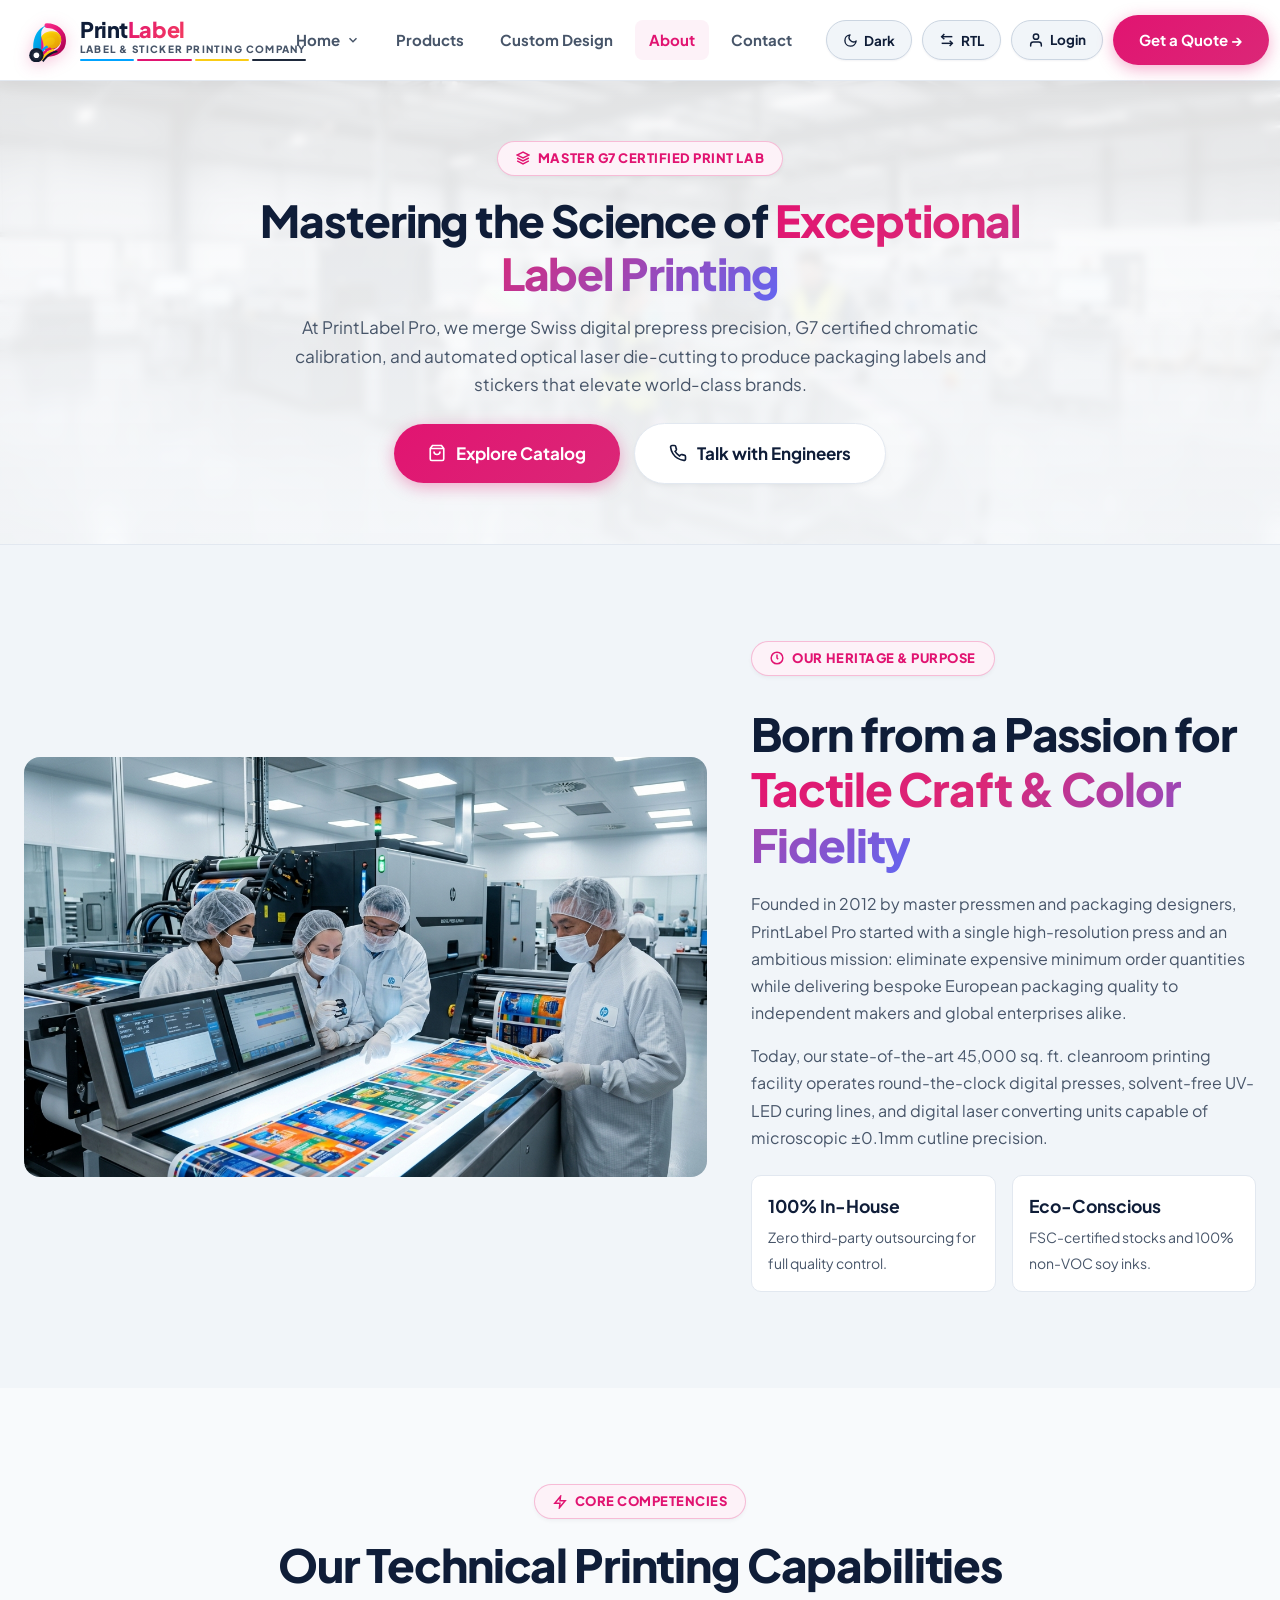
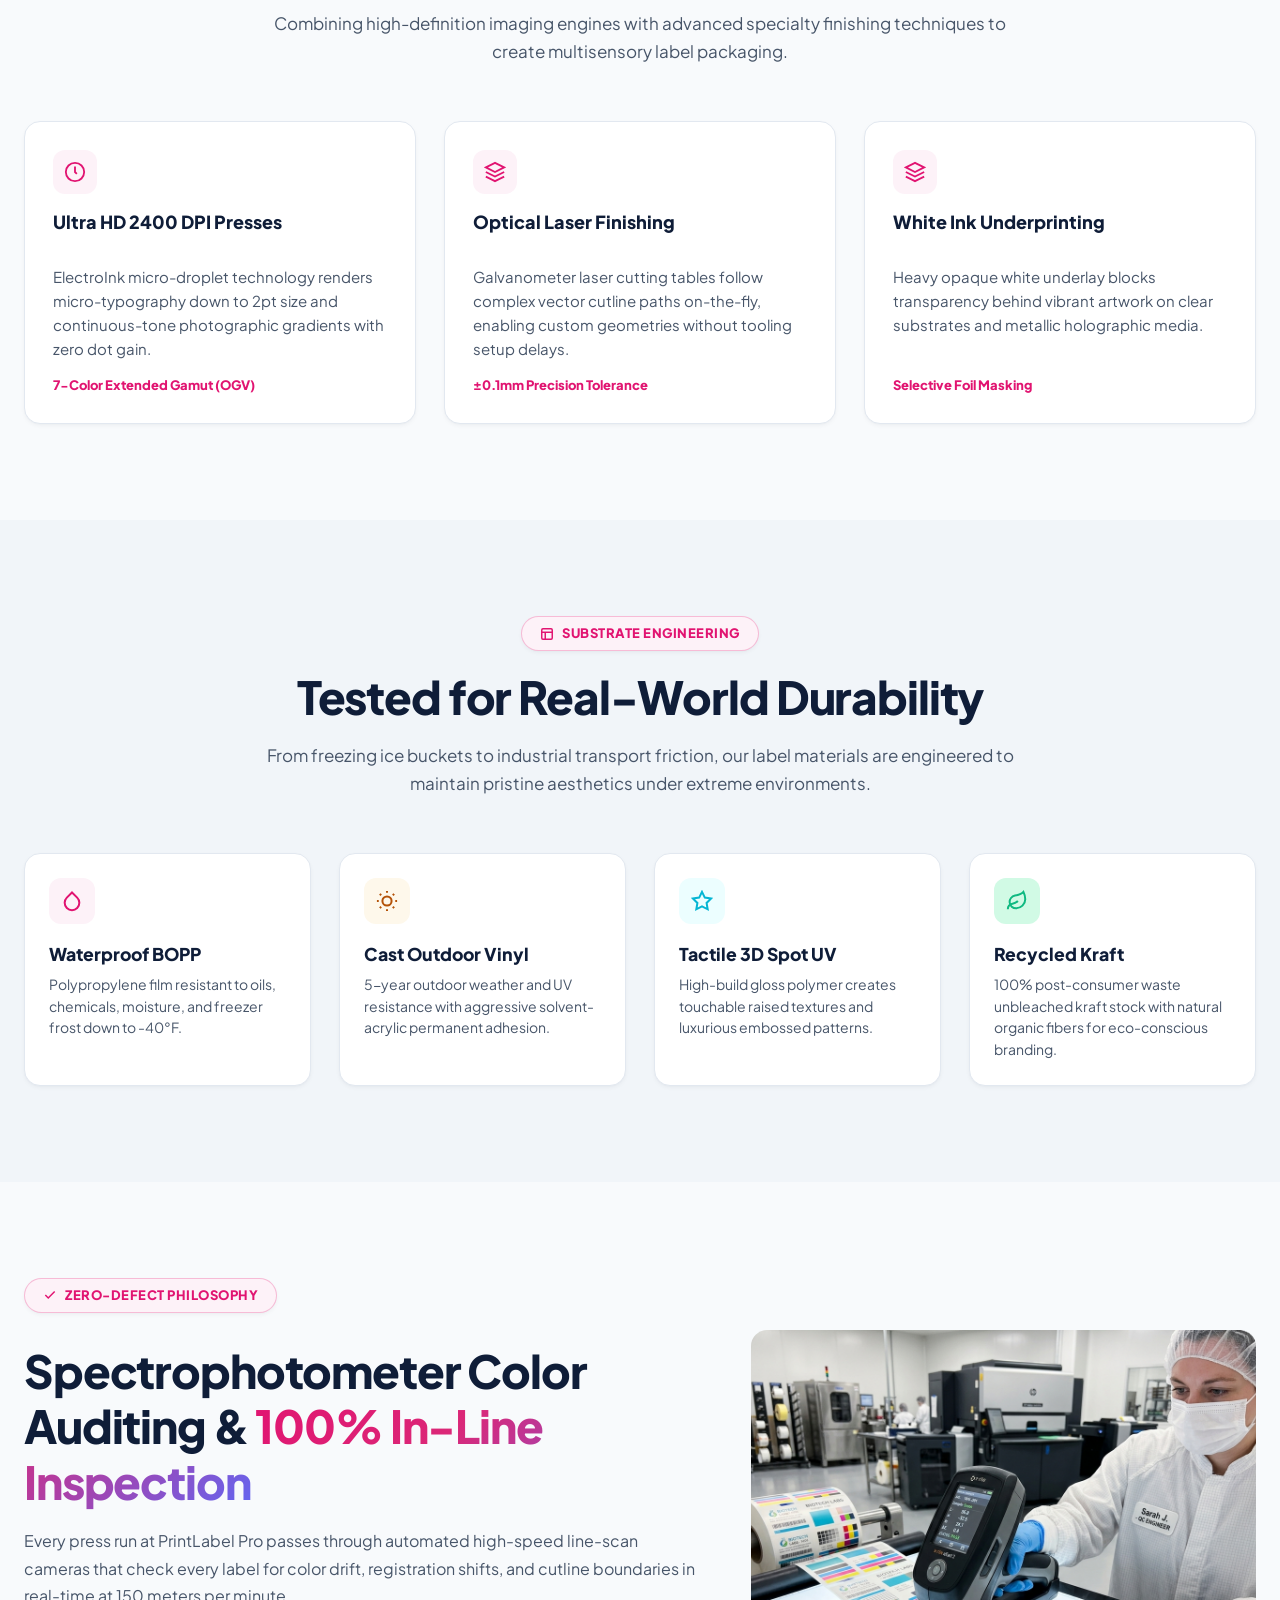
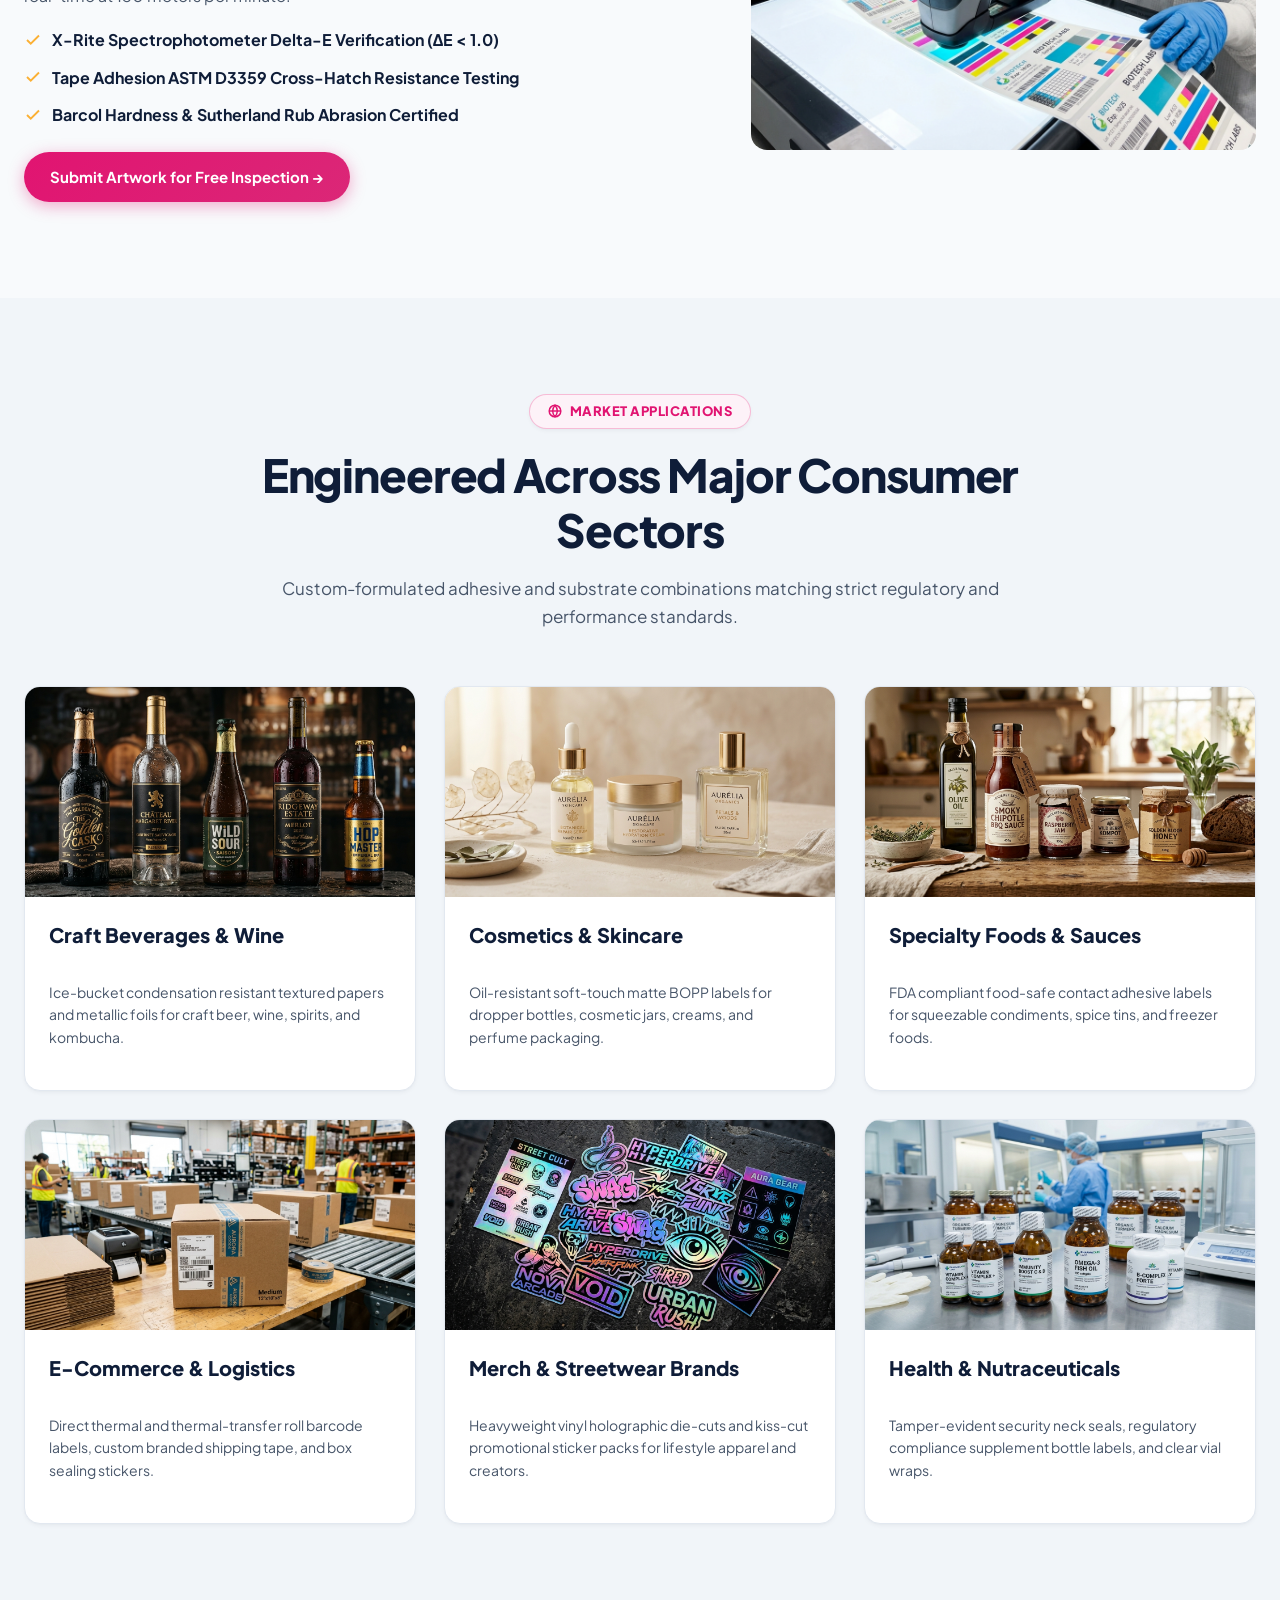
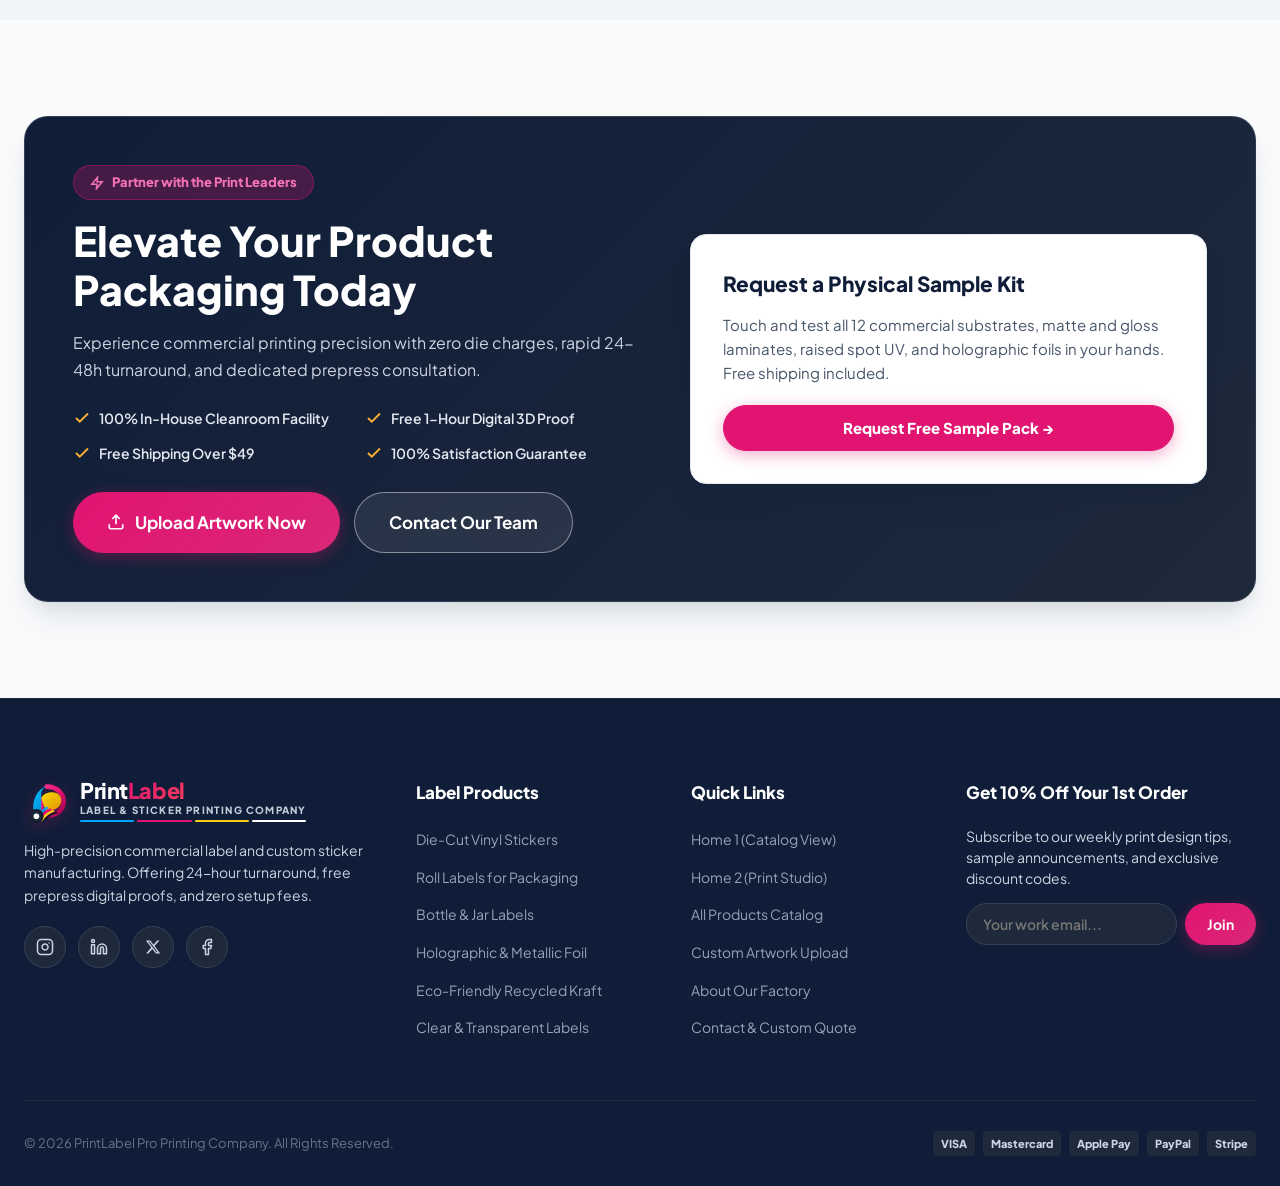
<file: about.html>
<!DOCTYPE html>
<html lang="en" data-theme="light" dir="ltr">
<head>
  <meta charset="UTF-8">
  <meta name="viewport" content="width=device-width, initial-scale=1.0">
  <meta name="description" content="Discover the story behind PrintLabel Pro. Commercial-grade label engineering, G7 Master certified color fidelity, and innovative printing technology since 2012.">
  <meta name="keywords" content="about label printing company, commercial sticker manufacturing, G7 certified printing facility, custom packaging history">
  <title>About Us | Commercial Label & Sticker Printing Excellence | PrintLabel Pro</title>
  
  <!-- Main CSS & Responsive CSS -->
  <link rel="stylesheet" href="css/style.css">
  <link rel="stylesheet" href="css/responsive.css">
  <link rel="icon" type="image/svg+xml" href="images/logo-icon.svg">
</head>
<body>

  <!-- ==========================================================================
       PAGE LOADER / PRELOADER
       ========================================================================== -->
  <div id="page-loader" class="page-loader" aria-hidden="true">
    <div class="loader-content">
      <div class="loader-brand-visual">
        <div class="loader-logo-ring">
          <img src="images/logo-icon.svg" alt="PrintLabel Loading" class="loader-logo-icon" width="58" height="58">
          <div class="cmyk-orbit">
            <span class="orbit-dot dot-c"></span>
            <span class="orbit-dot dot-m"></span>
            <span class="orbit-dot dot-y"></span>
            <span class="orbit-dot dot-k"></span>
          </div>
        </div>
        <div class="loader-brand-title">
          Print<span class="loader-magenta">Label</span>
        </div>
        <div class="loader-tagline">LABEL &amp; STICKER PRINTING COMPANY</div>
      </div>
      
      <div class="loader-progress-track">
        <div class="loader-progress-bar"></div>
      </div>
      
      <div class="loader-status">
        <span class="loader-pulse-dot"></span>
        <span class="loader-status-text">Loading About Studio...</span>
      </div>
    </div>
  </div>

  <!-- ==========================================================================
       Main Header & Navigation (Global Unified)
       ========================================================================== -->
  <nav class="main-header" aria-label="Main Navigation">
    <div class="container header-inner">
      
      <!-- Brand Logo -->
      <a href="index.html" class="brand-logo" aria-label="PrintLabel Pro Homepage">
        <img src="images/logo-icon.svg" alt="PrintLabel Logo Mark" class="brand-logo-img" width="44" height="44">
        <div class="brand-name">
          <span class="brand-main">Print<span class="brand-accent">Label</span></span>
          <span class="brand-tagline">Label &amp; Sticker Printing Company</span>
          <span class="brand-cmyk-bar" aria-hidden="true">
            <span class="cmyk-seg c-seg"></span>
            <span class="cmyk-seg m-seg"></span>
            <span class="cmyk-seg y-seg"></span>
            <span class="cmyk-seg k-seg"></span>
          </span>
        </div>
      </a>

      <!-- Desktop & Mobile Nav Menu Drawer -->
      <div class="nav-menu-wrapper" id="nav-menu-wrapper">
        <ul class="nav-menu" id="nav-menu">
          <!-- Home Dropdown: Home 1 & Home 2 -->
          <li class="nav-item-dropdown">
            <a href="index.html" class="nav-link" aria-haspopup="true" aria-expanded="false">
              Home <svg width="14" height="14" viewBox="0 0 24 24" fill="none" stroke="currentColor" stroke-width="2.5"><polyline points="6 9 12 15 18 9"></polyline></svg>
            </a>
            <div class="dropdown-menu">
              <a href="index.html" class="dropdown-item">
                <span>Home 1 (Catalog View)</span>
                <span class="badge-tag">Switch</span>
              </a>
              <a href="home-2.html" class="dropdown-item">
                <span>Home 2 (Studio Presentation)</span>
                <span class="badge-tag" style="background-color: var(--color-accent); color: #0f1d38;">Switch</span>
              </a>
            </div>
          </li>

          <!-- Main Pages -->
          <li><a href="products.html" class="nav-link">Products</a></li>
          <li><a href="custom-design.html" class="nav-link">Custom Design</a></li>
          <li><a href="about.html" class="nav-link active">About</a></li>
          <li><a href="contact.html" class="nav-link">Contact</a></li>
        </ul>

        <!-- Mobile Drawer Action Buttons -->
        <div class="mobile-drawer-actions">
          <div class="mobile-drawer-aux">
            <button class="nav-action-btn mobile-aux-btn theme-toggle-btn-mobile" aria-label="Toggle Light and Dark Theme">
              <span class="theme-icon-mobile btn-icon-symbol">
                <svg width="15" height="15" viewBox="0 0 24 24" fill="none" stroke="currentColor" stroke-width="2.2" stroke-linecap="round" stroke-linejoin="round">
                  <path d="M21 12.79A9 9 0 1 1 11.21 3 7 7 0 0 0 21 12.79z"></path>
                </svg>
              </span>
              <span class="theme-text-mobile">Dark</span>
            </button>
            <button class="nav-action-btn mobile-aux-btn rtl-toggle-btn-mobile" aria-label="Toggle RTL">
              <span class="btn-icon-symbol">
                <svg width="15" height="15" viewBox="0 0 24 24" fill="none" stroke="currentColor" stroke-width="2.2">
                  <path d="M8 3L4 7l4 4"></path>
                  <path d="M4 7h16"></path>
                  <path d="M16 21l4-4-4-4"></path>
                  <path d="M20 17H4"></path>
                </svg>
              </span>
              <span class="rtl-text-mobile">RTL</span>
            </button>
            <a href="login.html" class="nav-action-btn mobile-aux-btn">
              <span class="btn-icon-symbol">
                <svg width="15" height="15" viewBox="0 0 24 24" fill="none" stroke="currentColor" stroke-width="2.2" stroke-linecap="round" stroke-linejoin="round">
                  <path d="M20 21v-2a4 4 0 0 0-4-4H8a4 4 0 0 0-4 4v2"></path>
                  <circle cx="12" cy="7" r="4"></circle>
                </svg>
              </span>
              <span>Login</span>
            </a>
          </div>
          <a href="contact.html" class="btn btn-primary btn-md mobile-cta-btn">
            <span>Get a Quote →</span>
          </a>
        </div>
      </div>

      <!-- Header Action Controls (Desktop Only) -->
      <div class="header-actions">
        <button class="nav-action-btn theme-toggle-btn" aria-label="Toggle Light and Dark Theme">
          <span class="theme-icon btn-icon-symbol">
            <svg width="16" height="16" viewBox="0 0 24 24" fill="none" stroke="currentColor" stroke-width="2.2" stroke-linecap="round" stroke-linejoin="round">
              <path d="M21 12.79A9 9 0 1 1 11.21 3 7 7 0 0 0 21 12.79z"></path>
            </svg>
          </span>
          <span class="theme-text">Dark</span>
        </button>

        <button class="nav-action-btn rtl-toggle-btn" aria-label="Toggle Right to Left">
          <span class="btn-icon-symbol">
            <svg width="16" height="16" viewBox="0 0 24 24" fill="none" stroke="currentColor" stroke-width="2.2">
              <path d="M8 3L4 7l4 4"></path>
              <path d="M4 7h16"></path>
              <path d="M16 21l4-4-4-4"></path>
              <path d="M20 17H4"></path>
            </svg>
          </span>
          <span class="rtl-text">RTL</span>
        </button>

        <a href="login.html" class="nav-action-btn" aria-label="Account Login">
          <span class="btn-icon-symbol">
            <svg width="16" height="16" viewBox="0 0 24 24" fill="none" stroke="currentColor" stroke-width="2.2" stroke-linecap="round" stroke-linejoin="round">
              <path d="M20 21v-2a4 4 0 0 0-4-4H8a4 4 0 0 0-4 4v2"></path>
              <circle cx="12" cy="7" r="4"></circle>
            </svg>
          </span>
          <span>Login</span>
        </a>

        <a href="contact.html" class="btn btn-primary btn-md">
          <span>Get a Quote →</span>
        </a>

        <!-- Hamburger Menu Toggle Button (Mobile & Tablet) -->
        <button class="menu-toggle-btn" id="menu-toggle-btn" aria-label="Toggle Navigation Menu" aria-expanded="false">
          <svg class="hamburger-icon" width="22" height="22" viewBox="0 0 24 24" fill="none" stroke="currentColor" stroke-width="2.2" stroke-linecap="round" stroke-linejoin="round">
            <line x1="3" y1="12" x2="21" y2="12"></line>
            <line x1="3" y1="6" x2="21" y2="6"></line>
            <line x1="3" y1="18" x2="21" y2="18"></line>
          </svg>
          <svg class="close-icon" width="22" height="22" viewBox="0 0 24 24" fill="none" stroke="currentColor" stroke-width="2.2" stroke-linecap="round" stroke-linejoin="round" style="display:none;">
            <line x1="18" y1="6" x2="6" y2="18"></line>
            <line x1="6" y1="6" x2="18" y2="18"></line>
          </svg>
        </button>
      </div>

    </div>
  </nav>

  <main>
    <!-- ==========================================================================
         SECTION 1: HERO
         ========================================================================== -->
    <section class="inner-page-hero hero-bg-about">
      <div class="inner-page-hero-overlay"></div>
      <div class="container inner-page-hero-container">
        
        <div class="inner-page-hero-content">
          <div class="inner-hero-badge">
            <svg width="14" height="14" viewBox="0 0 24 24" fill="none" stroke="currentColor" stroke-width="2.5"><polygon points="12 2 2 7 12 12 22 7 12 2"></polygon><polyline points="2 17 12 22 22 17"></polyline><polyline points="2 12 12 17 22 12"></polyline></svg>
            <span>Master G7 Certified Print Lab</span>
          </div>

          <h1 class="inner-hero-title">
            Mastering the Science of <span class="gradient-text">Exceptional Label Printing</span>
          </h1>

          <p class="inner-hero-desc">
            At PrintLabel Pro, we merge Swiss digital prepress precision, G7 certified chromatic calibration, and automated optical laser die-cutting to produce packaging labels and stickers that elevate world-class brands.
          </p>

          <div class="inner-hero-actions">
            <a href="products.html" class="btn btn-primary btn-lg">
              <svg width="18" height="18" viewBox="0 0 24 24" fill="none" stroke="currentColor" stroke-width="2.2"><path d="M6 2L3 6v14a2 2 0 0 0 2 2h14a2 2 0 0 0 2-2V6l-3-4z"></path><line x1="3" y1="6" x2="21" y2="6"></line><path d="M16 10a4 4 0 0 1-8 0"></path></svg>
              <span>Explore Catalog</span>
            </a>
            <a href="contact.html" class="btn btn-outline btn-lg">
              <svg width="18" height="18" viewBox="0 0 24 24" fill="none" stroke="currentColor" stroke-width="2.2"><path d="M22 16.92v3a2 2 0 0 1-2.18 2 19.79 19.79 0 0 1-8.63-3.07 19.5 19.5 0 0 1-6-6 19.79 19.79 0 0 1-3.07-8.67A2 2 0 0 1 4.11 2h3a2 2 0 0 1 2 1.72 12.84 12.84 0 0 0 .7 2.81 2 2 0 0 1-.45 2.11L8.09 9.91a16 16 0 0 0 6 6l1.27-1.27a2 2 0 0 1 2.11-.45 12.84 12.84 0 0 0 2.81.7A2 2 0 0 1 22 16.92z"></path></svg>
              <span>Talk with Engineers</span>
            </a>
          </div>
        </div>

      </div>
    </section>

    <!-- ==========================================================================
         SECTION 2: COMPANY STORY
         ========================================================================== -->
    <section class="section" style="background: var(--bg-surface-secondary);" id="company-story">
      <div class="container">
        
        <div class="hero-grid" style="align-items:center;">
          <div style="order: 2;">
            <div class="section-tag">
              <svg width="14" height="14" viewBox="0 0 24 24" fill="none" stroke="currentColor" stroke-width="2.5"><circle cx="12" cy="12" r="10"></circle><polyline points="12 6 12 12 14 14"></polyline></svg>
              <span>Our Heritage & Purpose</span>
            </div>

            <h2 class="section-title" style="margin-top:12px; margin-bottom:18px;">
              Born from a Passion for <span class="gradient-text">Tactile Craft & Color Fidelity</span>
            </h2>

            <p style="font-size:1rem; color:var(--text-secondary); line-height:1.7; margin-bottom:16px;">
              Founded in 2012 by master pressmen and packaging designers, PrintLabel Pro started with a single high-resolution press and an ambitious mission: eliminate expensive minimum order quantities while delivering bespoke European packaging quality to independent makers and global enterprises alike.
            </p>

            <p style="font-size:1rem; color:var(--text-secondary); line-height:1.7; margin-bottom:24px;">
              Today, our state-of-the-art 45,000 sq. ft. cleanroom printing facility operates round-the-clock digital presses, solvent-free UV-LED curing lines, and digital laser converting units capable of microscopic ±0.1mm cutline precision.
            </p>

            <div style="display:grid; grid-template-columns:repeat(2, 1fr); gap:16px;">
              <div style="background:var(--bg-surface); padding:16px; border-radius:var(--card-radius-sm); border:1px solid var(--border-subtle);">
                <strong style="display:block; font-size:1.1rem; color:var(--text-main); margin-bottom:4px;">100% In-House</strong>
                <span style="font-size:0.875rem; color:var(--text-secondary);">Zero third-party outsourcing for full quality control.</span>
              </div>
              <div style="background:var(--bg-surface); padding:16px; border-radius:var(--card-radius-sm); border:1px solid var(--border-subtle);">
                <strong style="display:block; font-size:1.1rem; color:var(--text-main); margin-bottom:4px;">Eco-Conscious</strong>
                <span style="font-size:0.875rem; color:var(--text-secondary);">FSC-certified stocks and 100% non-VOC soy inks.</span>
              </div>
            </div>
          </div>

          <div style="order: 1;">
            <div class="hero-image-card">
              <img src="images/about_story_press_heritage.jpg" alt="Print production team collaborating on label color proofs" class="hero-main-img" style="height:420px; object-fit:cover; border-radius:var(--card-radius);">
            </div>
          </div>
        </div>

      </div>
    </section>

    <!-- ==========================================================================
         SECTION 3: PRINTING EXPERTISE
         ========================================================================== -->
    <section class="section" id="printing-expertise">
      <div class="container">
        
        <div class="section-header">
          <div class="section-tag">
            <svg width="14" height="14" viewBox="0 0 24 24" fill="none" stroke="currentColor" stroke-width="2.5"><polygon points="13 2 3 14 12 14 11 22 21 10 12 10 13 2"></polygon></svg>
            <span>Core Competencies</span>
          </div>
          <h2 class="section-title">Our Technical Printing Capabilities</h2>
          <p class="section-description">
            Combining high-definition imaging engines with advanced specialty finishing techniques to create multisensory label packaging.
          </p>
        </div>

        <div class="catalog-grid" style="grid-template-columns: repeat(3, 1fr);">
          
          <div class="custom-opt-card">
            <div class="industry-icon-box" style="margin-bottom:16px;">
              <svg width="22" height="22" viewBox="0 0 24 24" fill="none" stroke="currentColor" stroke-width="2"><circle cx="12" cy="12" r="10"></circle><polyline points="12 6 12 12 14 14"></polyline></svg>
            </div>
            <h3 class="industry-title" style="margin-bottom:8px;">Ultra HD 2400 DPI Presses</h3>
            <p style="font-size:0.9375rem; color:var(--text-secondary); line-height:1.6; margin-bottom:14px;">
              ElectroInk micro-droplet technology renders micro-typography down to 2pt size and continuous-tone photographic gradients with zero dot gain.
            </p>
            <span style="font-size:0.8125rem; font-weight:800; color:var(--color-primary);">7-Color Extended Gamut (OGV)</span>
          </div>

          <div class="custom-opt-card">
            <div class="industry-icon-box" style="margin-bottom:16px;">
              <svg width="22" height="22" viewBox="0 0 24 24" fill="none" stroke="currentColor" stroke-width="2"><polygon points="12 2 2 7 12 12 22 7 12 2"></polygon><polyline points="2 17 12 22 22 17"></polyline><polyline points="2 12 12 17 22 12"></polyline></svg>
            </div>
            <h3 class="industry-title" style="margin-bottom:8px;">Optical Laser Finishing</h3>
            <p style="font-size:0.9375rem; color:var(--text-secondary); line-height:1.6; margin-bottom:14px;">
              Galvanometer laser cutting tables follow complex vector cutline paths on-the-fly, enabling custom geometries without tooling setup delays.
            </p>
            <span style="font-size:0.8125rem; font-weight:800; color:var(--color-primary);">±0.1mm Precision Tolerance</span>
          </div>

          <div class="custom-opt-card">
            <div class="industry-icon-box" style="margin-bottom:16px;">
              <svg width="22" height="22" viewBox="0 0 24 24" fill="none" stroke="currentColor" stroke-width="2"><path d="M12 2L2 7l10 5 10-5-10-5zM2 17l10 5 10-5M2 12l10 5 10-5"></path></svg>
            </div>
            <h3 class="industry-title" style="margin-bottom:8px;">White Ink Underprinting</h3>
            <p style="font-size:0.9375rem; color:var(--text-secondary); line-height:1.6; margin-bottom:14px;">
              Heavy opaque white underlay blocks transparency behind vibrant artwork on clear substrates and metallic holographic media.
            </p>
            <span style="font-size:0.8125rem; font-weight:800; color:var(--color-primary);">Selective Foil Masking</span>
          </div>

        </div>

      </div>
    </section>

    <!-- ==========================================================================
         SECTION 4: MATERIALS AND FINISHES
         ========================================================================== -->
    <section class="section" style="background: var(--bg-surface-secondary);" id="materials-finishes">
      <div class="container">
        
        <div class="section-header">
          <div class="section-tag">
            <svg width="14" height="14" viewBox="0 0 24 24" fill="none" stroke="currentColor" stroke-width="2.5"><rect x="3" y="3" width="18" height="18" rx="2" ry="2"></rect><line x1="3" y1="9" x2="21" y2="9"></line><line x1="9" y1="21" x2="9" y2="9"></line></svg>
            <span>Substrate Engineering</span>
          </div>
          <h2 class="section-title">Tested for Real-World Durability</h2>
          <p class="section-description">
            From freezing ice buckets to industrial transport friction, our label materials are engineered to maintain pristine aesthetics under extreme environments.
          </p>
        </div>

        <div class="catalog-grid" style="grid-template-columns: repeat(4, 1fr);">
          
          <div class="catalog-card" style="padding:24px;">
            <div style="width:46px; height:46px; border-radius:12px; background:var(--color-primary-light); color:var(--color-primary); display:flex; align-items:center; justify-content:center; margin-bottom:16px;">
              <svg width="22" height="22" viewBox="0 0 24 24" fill="none" stroke="currentColor" stroke-width="2.2"><path d="M12 2.69l5.66 5.66a8 8 0 1 1-11.31 0z"></path></svg>
            </div>
            <h3 style="font-size:1.1rem; font-weight:800; margin-bottom:6px;">Waterproof BOPP</h3>
            <p style="font-size:0.875rem; color:var(--text-secondary); line-height:1.55;">
              Polypropylene film resistant to oils, chemicals, moisture, and freezer frost down to -40°F.
            </p>
          </div>

          <div class="catalog-card" style="padding:24px;">
            <div style="width:46px; height:46px; border-radius:12px; background:var(--color-accent-light); color:#b45309; display:flex; align-items:center; justify-content:center; margin-bottom:16px;">
              <svg width="22" height="22" viewBox="0 0 24 24" fill="none" stroke="currentColor" stroke-width="2.2"><circle cx="12" cy="12" r="5"></circle><line x1="12" y1="1" x2="12" y2="3"></line><line x1="12" y1="21" x2="12" y2="23"></line><line x1="4.22" y1="4.22" x2="5.64" y2="5.64"></line><line x1="18.36" y1="18.36" x2="19.78" y2="19.78"></line><line x1="1" y1="12" x2="3" y2="12"></line><line x1="21" y1="12" x2="23" y2="12"></line><line x1="4.22" y1="19.78" x2="5.64" y2="18.36"></line><line x1="18.36" y1="5.64" x2="19.78" y2="4.22"></line></svg>
            </div>
            <h3 style="font-size:1.1rem; font-weight:800; margin-bottom:6px;">Cast Outdoor Vinyl</h3>
            <p style="font-size:0.875rem; color:var(--text-secondary); line-height:1.55;">
              5-year outdoor weather and UV resistance with aggressive solvent-acrylic permanent adhesion.
            </p>
          </div>

          <div class="catalog-card" style="padding:24px;">
            <div style="width:46px; height:46px; border-radius:12px; background:var(--color-cyan-light); color:var(--color-cyan); display:flex; align-items:center; justify-content:center; margin-bottom:16px;">
              <svg width="22" height="22" viewBox="0 0 24 24" fill="none" stroke="currentColor" stroke-width="2.2"><polygon points="12 2 15.09 8.26 22 9.27 17 14.14 18.18 21.02 12 17.77 5.82 21.02 7 14.14 2 9.27 8.91 8.26 12 2"></polygon></svg>
            </div>
            <h3 style="font-size:1.1rem; font-weight:800; margin-bottom:6px;">Tactile 3D Spot UV</h3>
            <p style="font-size:0.875rem; color:var(--text-secondary); line-height:1.55;">
              High-build gloss polymer creates touchable raised textures and luxurious embossed patterns.
            </p>
          </div>

          <div class="catalog-card" style="padding:24px;">
            <div style="width:46px; height:46px; border-radius:12px; background:var(--color-emerald-light); color:var(--color-emerald); display:flex; align-items:center; justify-content:center; margin-bottom:16px;">
              <svg width="22" height="22" viewBox="0 0 24 24" fill="none" stroke="currentColor" stroke-width="2.2"><path d="M11 20A7 7 0 0 1 9.8 6.1C15.5 5 17 4.48 19 2c1 2 2 4.18 2 8 0 5.5-4.78 10-10 10Z"></path><path d="M2 21c0-3 1.85-5.36 5.08-6C9.5 14.52 12 13 13 12"></path></svg>
            </div>
            <h3 style="font-size:1.1rem; font-weight:800; margin-bottom:6px;">Recycled Kraft</h3>
            <p style="font-size:0.875rem; color:var(--text-secondary); line-height:1.55;">
              100% post-consumer waste unbleached kraft stock with natural organic fibers for eco-conscious branding.
            </p>
          </div>

        </div>

      </div>
    </section>

    <!-- ==========================================================================
         SECTION 5: QUALITY CONTROL
         ========================================================================== -->
    <section class="section" id="quality-control">
      <div class="container">
        
        <div class="hero-grid" style="align-items:center;">
          <div>
            <div class="section-tag">
              <svg width="14" height="14" viewBox="0 0 24 24" fill="none" stroke="currentColor" stroke-width="2.5"><polyline points="20 6 9 17 4 12"></polyline></svg>
              <span>Zero-Defect Philosophy</span>
            </div>

            <h2 class="section-title" style="margin-top:12px; margin-bottom:18px;">
              Spectrophotometer Color Auditing & <span class="gradient-text">100% In-Line Inspection</span>
            </h2>

            <p style="font-size:1rem; color:var(--text-secondary); line-height:1.7; margin-bottom:18px;">
              Every press run at PrintLabel Pro passes through automated high-speed line-scan cameras that check every label for color drift, registration shifts, and cutline boundaries in real-time at 150 meters per minute.
            </p>

            <div class="hero-highlights-list" style="display:flex; flex-direction:column; gap:12px; margin-bottom:24px;">
              <div style="display:flex; align-items:center; gap:10px; font-weight:700;">
                <svg width="18" height="18" viewBox="0 0 24 24" fill="none" stroke="var(--color-accent)" stroke-width="2.5"><polyline points="20 6 9 17 4 12"></polyline></svg>
                <span>X-Rite Spectrophotometer Delta-E Verification (ΔE < 1.0)</span>
              </div>
              <div style="display:flex; align-items:center; gap:10px; font-weight:700;">
                <svg width="18" height="18" viewBox="0 0 24 24" fill="none" stroke="var(--color-accent)" stroke-width="2.5"><polyline points="20 6 9 17 4 12"></polyline></svg>
                <span>Tape Adhesion ASTM D3359 Cross-Hatch Resistance Testing</span>
              </div>
              <div style="display:flex; align-items:center; gap:10px; font-weight:700;">
                <svg width="18" height="18" viewBox="0 0 24 24" fill="none" stroke="var(--color-accent)" stroke-width="2.5"><polyline points="20 6 9 17 4 12"></polyline></svg>
                <span>Barcol Hardness & Sutherland Rub Abrasion Certified</span>
              </div>
            </div>

            <a href="custom-design.html" class="btn btn-primary">
              <span>Submit Artwork for Free Inspection →</span>
            </a>
          </div>

          <div>
            <div class="hero-image-card">
              <img src="images/about_quality_spectrophotometer.jpg" alt="Quality control technician using precision calibration instrument" class="hero-main-img" style="height:420px; object-fit:cover; border-radius:var(--card-radius);">
            </div>
          </div>
        </div>

      </div>
    </section>

    <!-- ==========================================================================
         SECTION 6: INDUSTRIES WE SERVE
         ========================================================================== -->
    <section class="section" style="background: var(--bg-surface-secondary);" id="industries-served">
      <div class="container">
        
        <div class="section-header">
          <div class="section-tag">
            <svg width="14" height="14" viewBox="0 0 24 24" fill="none" stroke="currentColor" stroke-width="2.5"><circle cx="12" cy="12" r="10"></circle><line x1="2" y1="12" x2="22" y2="12"></line><path d="M12 2a15.3 15.3 0 0 1 4 10 15.3 15.3 0 0 1-4 10 15.3 15.3 0 0 1-4-10 15.3 15.3 0 0 1 4-10z"></path></svg>
            <span>Market Applications</span>
          </div>
          <h2 class="section-title">Engineered Across Major Consumer Sectors</h2>
          <p class="section-description">
            Custom-formulated adhesive and substrate combinations matching strict regulatory and performance standards.
          </p>
        </div>

        <div class="about-industry-grid">
          
          <!-- Sector 1: Craft Beverages & Wine -->
          <div class="industry-card">
            <div class="industry-banner">
              <img src="images/about_ind_craft_beverage.jpg" alt="Craft Beverages and Wine Labels" loading="lazy">
              <span class="industry-pill-tag">Beverage &amp; Wine</span>
            </div>
            <div class="industry-card-body">
              <h3 class="industry-title">Craft Beverages &amp; Wine</h3>
              <p class="industry-desc">Ice-bucket condensation resistant textured papers and metallic foils for craft beer, wine, spirits, and kombucha.</p>
            </div>
          </div>

          <!-- Sector 2: Cosmetics & Skincare -->
          <div class="industry-card">
            <div class="industry-banner">
              <img src="images/about_ind_cosmetics_beauty.jpg" alt="Cosmetics and Skincare Labels" loading="lazy">
              <span class="industry-pill-tag">Cosmetics &amp; Beauty</span>
            </div>
            <div class="industry-card-body">
              <h3 class="industry-title">Cosmetics &amp; Skincare</h3>
              <p class="industry-desc">Oil-resistant soft-touch matte BOPP labels for dropper bottles, cosmetic jars, creams, and perfume packaging.</p>
            </div>
          </div>

          <!-- Sector 3: Specialty Foods & Sauces -->
          <div class="industry-card">
            <div class="industry-banner">
              <img src="images/about_ind_specialty_foods.jpg" alt="Specialty Foods and Sauces Labels" loading="lazy">
              <span class="industry-pill-tag">Gourmet &amp; Foods</span>
            </div>
            <div class="industry-card-body">
              <h3 class="industry-title">Specialty Foods &amp; Sauces</h3>
              <p class="industry-desc">FDA compliant food-safe contact adhesive labels for squeezable condiments, spice tins, and freezer foods.</p>
            </div>
          </div>

          <!-- Sector 4: E-Commerce & Logistics -->
          <div class="industry-card">
            <div class="industry-banner">
              <img src="images/about_ind_ecommerce_logistics.jpg" alt="E-Commerce and Logistics Labels" loading="lazy">
              <span class="industry-pill-tag">Logistics &amp; Shipping</span>
            </div>
            <div class="industry-card-body">
              <h3 class="industry-title">E-Commerce &amp; Logistics</h3>
              <p class="industry-desc">Direct thermal and thermal-transfer roll barcode labels, custom branded shipping tape, and box sealing stickers.</p>
            </div>
          </div>

          <!-- Sector 5: Merch & Streetwear Brands -->
          <div class="industry-card">
            <div class="industry-banner">
              <img src="images/about_ind_merch_streetwear.jpg" alt="Merch and Streetwear Stickers" loading="lazy">
              <span class="industry-pill-tag">Merch &amp; Swag</span>
            </div>
            <div class="industry-card-body">
              <h3 class="industry-title">Merch &amp; Streetwear Brands</h3>
              <p class="industry-desc">Heavyweight vinyl holographic die-cuts and kiss-cut promotional sticker packs for lifestyle apparel and creators.</p>
            </div>
          </div>

          <!-- Sector 6: Health & Nutraceuticals -->
          <div class="industry-card">
            <div class="industry-banner">
              <img src="images/about_ind_health_pharma.jpg" alt="Health and Nutraceuticals Labels" loading="lazy">
              <span class="industry-pill-tag">Pharma &amp; Health</span>
            </div>
            <div class="industry-card-body">
              <h3 class="industry-title">Health &amp; Nutraceuticals</h3>
              <p class="industry-desc">Tamper-evident security neck seals, regulatory compliance supplement bottle labels, and clear vial wraps.</p>
            </div>
          </div>

        </div>

      </div>
    </section>

    <!-- ==========================================================================
         SECTION 7: CTA
         ========================================================================== -->
    <section class="section" id="about-cta">
      <div class="container">
        
        <div class="quote-2-box">
          <div class="quote-2-grid">
            
            <div>
              <div class="quote-2-tag">
                <svg width="14" height="14" viewBox="0 0 24 24" fill="none" stroke="currentColor" stroke-width="2.5"><polygon points="13 2 3 14 12 14 11 22 21 10 12 10 13 2"></polygon></svg>
                <span>Partner with the Print Leaders</span>
              </div>

              <h2 class="quote-2-title">Elevate Your Product Packaging Today</h2>
              
              <p class="quote-2-desc">
                Experience commercial printing precision with zero die charges, rapid 24-48h turnaround, and dedicated prepress consultation.
              </p>

              <div class="quote-2-perks">
                <div class="quote-2-perk">
                  <svg width="18" height="18" viewBox="0 0 24 24" fill="none" stroke="var(--color-accent)" stroke-width="2.5"><polyline points="20 6 9 17 4 12"></polyline></svg>
                  <span>100% In-House Cleanroom Facility</span>
                </div>
                <div class="quote-2-perk">
                  <svg width="18" height="18" viewBox="0 0 24 24" fill="none" stroke="var(--color-accent)" stroke-width="2.5"><polyline points="20 6 9 17 4 12"></polyline></svg>
                  <span>Free 1-Hour Digital 3D Proof</span>
                </div>
                <div class="quote-2-perk">
                  <svg width="18" height="18" viewBox="0 0 24 24" fill="none" stroke="var(--color-accent)" stroke-width="2.5"><polyline points="20 6 9 17 4 12"></polyline></svg>
                  <span>Free Shipping Over $49</span>
                </div>
                <div class="quote-2-perk">
                  <svg width="18" height="18" viewBox="0 0 24 24" fill="none" stroke="var(--color-accent)" stroke-width="2.5"><polyline points="20 6 9 17 4 12"></polyline></svg>
                  <span>100% Satisfaction Guarantee</span>
                </div>
              </div>

              <div style="display:flex; gap:14px; flex-wrap:wrap;">
                <a href="custom-design.html" class="btn btn-primary btn-lg">
                  <svg width="18" height="18" viewBox="0 0 24 24" fill="none" stroke="currentColor" stroke-width="2.2"><path d="M21 15v4a2 2 0 0 1-2 2H5a2 2 0 0 1-2-2v-4"></path><polyline points="17 8 12 3 7 8"></polyline><line x1="12" y1="3" x2="12" y2="15"></line></svg>
                  <span>Upload Artwork Now</span>
                </a>
                <a href="contact.html" class="btn btn-outline btn-lg" style="border-color:rgba(255,255,255,0.4); color:#ffffff;">
                  <span>Contact Our Team</span>
                </a>
              </div>
            </div>

            <!-- Free Sample Box -->
            <div class="quote-2-form-card" style="display:flex; flex-direction:column; justify-content:center;">
              <h3 style="font-size:1.3rem; font-weight:800; margin-bottom:12px; color:var(--text-main);">
                Request a Physical Sample Kit
              </h3>
              <p style="font-size:0.9375rem; color:var(--text-secondary); margin-bottom:20px; line-height:1.6;">
                Touch and test all 12 commercial substrates, matte and gloss laminates, raised spot UV, and holographic foils in your hands. Free shipping included.
              </p>
              <button class="btn btn-primary btn-lg" style="width:100%;" data-modal-target="modal-sample">
                <span>Request Free Sample Pack →</span>
              </button>
            </div>

          </div>
        </div>

      </div>
    </section>

  </main>

  <!-- ==========================================================================
       MAIN FOOTER (GLOBAL)
       ========================================================================== -->
  <!-- ==========================================================================
       Footer
       ========================================================================== -->
  <footer class="main-footer">
    <div class="container">
      
      <div class="footer-top">
        
        <!-- Col 1: Brand Info -->
        <div>
          <a href="index.html" class="brand-logo" style="margin-bottom: 16px;">
            <img src="images/logo-icon.svg" alt="PrintLabel Logo" class="brand-logo-img" width="44" height="44">
            <div class="brand-name">
              <span class="brand-main">Print<span class="brand-accent">Label</span></span>
              <span class="brand-tagline">LABEL &amp; STICKER PRINTING COMPANY</span>
              <span class="brand-cmyk-bar" aria-hidden="true">
                <span class="cmyk-seg c-seg"></span>
                <span class="cmyk-seg m-seg"></span>
                <span class="cmyk-seg y-seg"></span>
                <span class="cmyk-seg k-seg"></span>
              </span>
            </div>
          </a>
          <p style="font-size: 0.875rem; color: #cbd5e1; line-height: 1.6; margin-bottom: 20px;">
            High-precision commercial label and custom sticker manufacturing. Offering 24-hour turnaround, free prepress digital proofs, and zero setup fees.
          </p>
          <div style="display:flex; gap:12px;">
            <a href="#" class="btn-icon footer-social-btn" aria-label="Instagram">
              <svg width="18" height="18" viewBox="0 0 24 24" fill="none" stroke="currentColor" stroke-width="2" stroke-linecap="round" stroke-linejoin="round">
                <rect x="2" y="2" width="20" height="20" rx="5" ry="5"></rect>
                <path d="M16 11.37A4 4 0 1 1 12.63 8 4 4 0 0 1 16 11.37z"></path>
                <line x1="17.5" y1="6.5" x2="17.51" y2="6.5"></line>
              </svg>
            </a>
            <a href="#" class="btn-icon footer-social-btn" aria-label="LinkedIn">
              <svg width="18" height="18" viewBox="0 0 24 24" fill="none" stroke="currentColor" stroke-width="2" stroke-linecap="round" stroke-linejoin="round">
                <path d="M16 8a6 6 0 0 1 6 6v7h-4v-7a2 2 0 0 0-2-2 2 2 0 0 0-2 2v7h-4v-7a6 6 0 0 1 6-6z"></path>
                <rect x="2" y="9" width="4" height="12"></rect>
                <circle cx="4" cy="4" r="2"></circle>
              </svg>
            </a>
            <a href="#" class="btn-icon footer-social-btn" aria-label="X Twitter">
              <svg width="16" height="16" viewBox="0 0 24 24" fill="currentColor">
                <path d="M18.244 2.25h3.308l-7.227 8.26 8.502 11.24H16.17l-5.214-6.817L4.99 21.75H1.68l7.73-8.835L1.254 2.25H8.08l4.713 6.231zm-1.161 17.52h1.833L7.084 4.126H5.117z"/>
              </svg>
            </a>
            <a href="#" class="btn-icon footer-social-btn" aria-label="Facebook">
              <svg width="18" height="18" viewBox="0 0 24 24" fill="none" stroke="currentColor" stroke-width="2" stroke-linecap="round" stroke-linejoin="round">
                <path d="M18 2h-3a5 5 0 0 0-5 5v3H7v4h3v8h4v-8h3l1-4h-4V7a1 1 0 0 1 1-1h3z"></path>
              </svg>
            </a>
          </div>
        </div>

        <!-- Col 2: Product Navigation -->
        <div>
          <h4 class="footer-col-title">Label Products</h4>
          <ul class="footer-links">
            <li><a href="products.html" class="footer-link">Die-Cut Vinyl Stickers</a></li>
            <li><a href="products.html" class="footer-link">Roll Labels for Packaging</a></li>
            <li><a href="products.html" class="footer-link">Bottle &amp; Jar Labels</a></li>
            <li><a href="products.html" class="footer-link">Holographic &amp; Metallic Foil</a></li>
            <li><a href="products.html" class="footer-link">Eco-Friendly Recycled Kraft</a></li>
            <li><a href="products.html" class="footer-link">Clear &amp; Transparent Labels</a></li>
          </ul>
        </div>

        <!-- Col 3: Company & Tools -->
        <div>
          <h4 class="footer-col-title">Quick Links</h4>
          <ul class="footer-links">
            <li><a href="index.html" class="footer-link">Home 1 (Catalog View)</a></li>
            <li><a href="home-2.html" class="footer-link">Home 2 (Print Studio)</a></li>
            <li><a href="products.html" class="footer-link">All Products Catalog</a></li>
            <li><a href="custom-design.html" class="footer-link">Custom Artwork Upload</a></li>
            <li><a href="about.html" class="footer-link">About Our Factory</a></li>
            <li><a href="contact.html" class="footer-link">Contact &amp; Custom Quote</a></li>
          </ul>
        </div>

        <!-- Col 4: Newsletter & Discount -->
        <div>
          <h4 class="footer-col-title">Get 10% Off Your 1st Order</h4>
          <p style="font-size: 0.875rem; color: #cbd5e1; line-height: 1.5; margin-bottom: 14px;">
            Subscribe to our weekly print design tips, sample announcements, and exclusive discount codes.
          </p>
          <form class="newsletter-form" onsubmit="event.preventDefault(); this.reset();">
            <input type="email" placeholder="Your work email..." required class="newsletter-input">
            <button type="submit" class="btn btn-primary btn-sm">Join</button>
          </form>
        </div>

      </div>

      <!-- Footer Bottom -->
      <div class="footer-bottom">
        <div>
          © 2026 PrintLabel Pro Printing Company. All Rights Reserved.
        </div>
        <div class="payment-badges">
          <span class="payment-badge">VISA</span>
          <span class="payment-badge">Mastercard</span>
          <span class="payment-badge">Apple Pay</span>
          <span class="payment-badge">PayPal</span>
          <span class="payment-badge">Stripe</span>
        </div>
      </div>

    </div>
  </footer>

  <!-- Back to Top Floating Button -->
  <button id="back-to-top" class="back-to-top" aria-label="Scroll Back to Top">
    <svg width="20" height="20" viewBox="0 0 24 24" fill="none" stroke="currentColor" stroke-width="2.5" stroke-linecap="round" stroke-linejoin="round">
      <polyline points="18 15 12 9 6 15"></polyline>
    </svg>
  </button>

  <!-- MODAL 1: Free Sample Kit Request -->
  <div class="modal-overlay" id="modal-sample" role="dialog" aria-modal="true" aria-labelledby="sample-modal-title">
    <div class="modal-content">
      <button class="modal-close" aria-label="Close Modal">✕</button>
      <div style="text-align: center; margin-bottom: 20px;">
        <div style="width:54px; height:54px; border-radius:50%; background:var(--color-primary-light); color:var(--color-primary); display:inline-flex; align-items:center; justify-content:center; margin-bottom:10px;">
          <svg width="26" height="26" viewBox="0 0 24 24" fill="none" stroke="currentColor" stroke-width="2.2" stroke-linecap="round" stroke-linejoin="round">
            <polyline points="20 12 20 22 4 22 4 12"></polyline>
            <rect x="2" y="7" width="20" height="5"></rect>
            <line x1="12" y1="22" x2="12" y2="7"></line>
            <path d="M12 7H7.5a2.5 2.5 0 0 1 0-5C11 2 12 7 12 7z"></path>
            <path d="M12 7h4.5a2.5 2.5 0 0 0 0-5C13 2 12 7 12 7z"></path>
          </svg>
        </div>
        <h3 id="sample-modal-title" style="font-size: 1.35rem; font-weight: 800; margin-top: 4px;">
          Request a Free Sample Pack
        </h3>
        <p style="font-size: 0.875rem; color: var(--text-secondary); margin-top: 4px;">
          Feel our soft-touch matte, high-gloss UV, metallic foils, and clear vinyl substrates in person. 100% Free including shipping.
        </p>
      </div>

      <form id="sample-pack-form">
        <div class="calc-form-group">
          <label class="calc-label">Full Name</label>
          <input type="text" required class="calc-input" placeholder="e.g. Sarah Jenkins">
        </div>
        <div class="calc-form-group">
          <label class="calc-label">Work / Company Email</label>
          <input type="email" required class="calc-input" placeholder="sarah@brand.com">
        </div>
        <div class="calc-form-group">
          <label class="calc-label">Shipping Street Address</label>
          <input type="text" required class="calc-input" placeholder="123 Packaging Way, Suite 400">
        </div>
        <div class="calc-grid-2">
          <div class="calc-form-group">
            <label class="calc-label">City & State</label>
            <input type="text" required class="calc-input" placeholder="Austin, TX">
          </div>
          <div class="calc-form-group">
            <label class="calc-label">Postal / Zip</label>
            <input type="text" required class="calc-input" placeholder="78701">
          </div>
        </div>
        <button type="submit" class="btn btn-primary btn-lg" style="width: 100%; margin-top: 10px;">
          Ship My Free Sample Pack
        </button>
      </form>
    </div>
  </div>

  <!-- MODAL 2: Account Login -->
  <div class="modal-overlay" id="modal-login" role="dialog" aria-modal="true" aria-labelledby="login-modal-title">
    <div class="modal-content">
      <button class="modal-close" aria-label="Close Modal">✕</button>
      <div style="text-align: center; margin-bottom: 20px;">
        <div style="width:54px; height:54px; border-radius:50%; background:var(--color-primary-light); color:var(--color-primary); display:inline-flex; align-items:center; justify-content:center; margin-bottom:10px;">
          <svg width="26" height="26" viewBox="0 0 24 24" fill="none" stroke="currentColor" stroke-width="2.2" stroke-linecap="round" stroke-linejoin="round">
            <path d="M20 21v-2a4 4 0 0 0-4-4H8a4 4 0 0 0-4 4v2"></path>
            <circle cx="12" cy="7" r="4"></circle>
          </svg>
        </div>
        <h3 id="login-modal-title" style="font-size: 1.35rem; font-weight: 800; margin-top: 4px;">
          Customer Account Login
        </h3>
        <p style="font-size: 0.875rem; color: var(--text-secondary); margin-top: 4px;">
          Access your past artwork files, track current press runs, and manage reorders.
        </p>
      </div>

      <form id="login-form">
        <div class="calc-form-group">
          <label class="calc-label">Email Address</label>
          <input type="email" required class="calc-input" placeholder="you@company.com">
        </div>
        <div class="calc-form-group">
          <label class="calc-label">Password</label>
          <input type="password" required class="calc-input" placeholder="••••••••••••">
        </div>
        <button type="submit" class="btn btn-primary btn-lg" style="width: 100%; margin-top: 10px;">
          Sign In to Portal
        </button>
      </form>
    </div>
  </div>

  <!-- JavaScript -->
  <script src="js/main.js"></script>
</body>
</html>
</file>
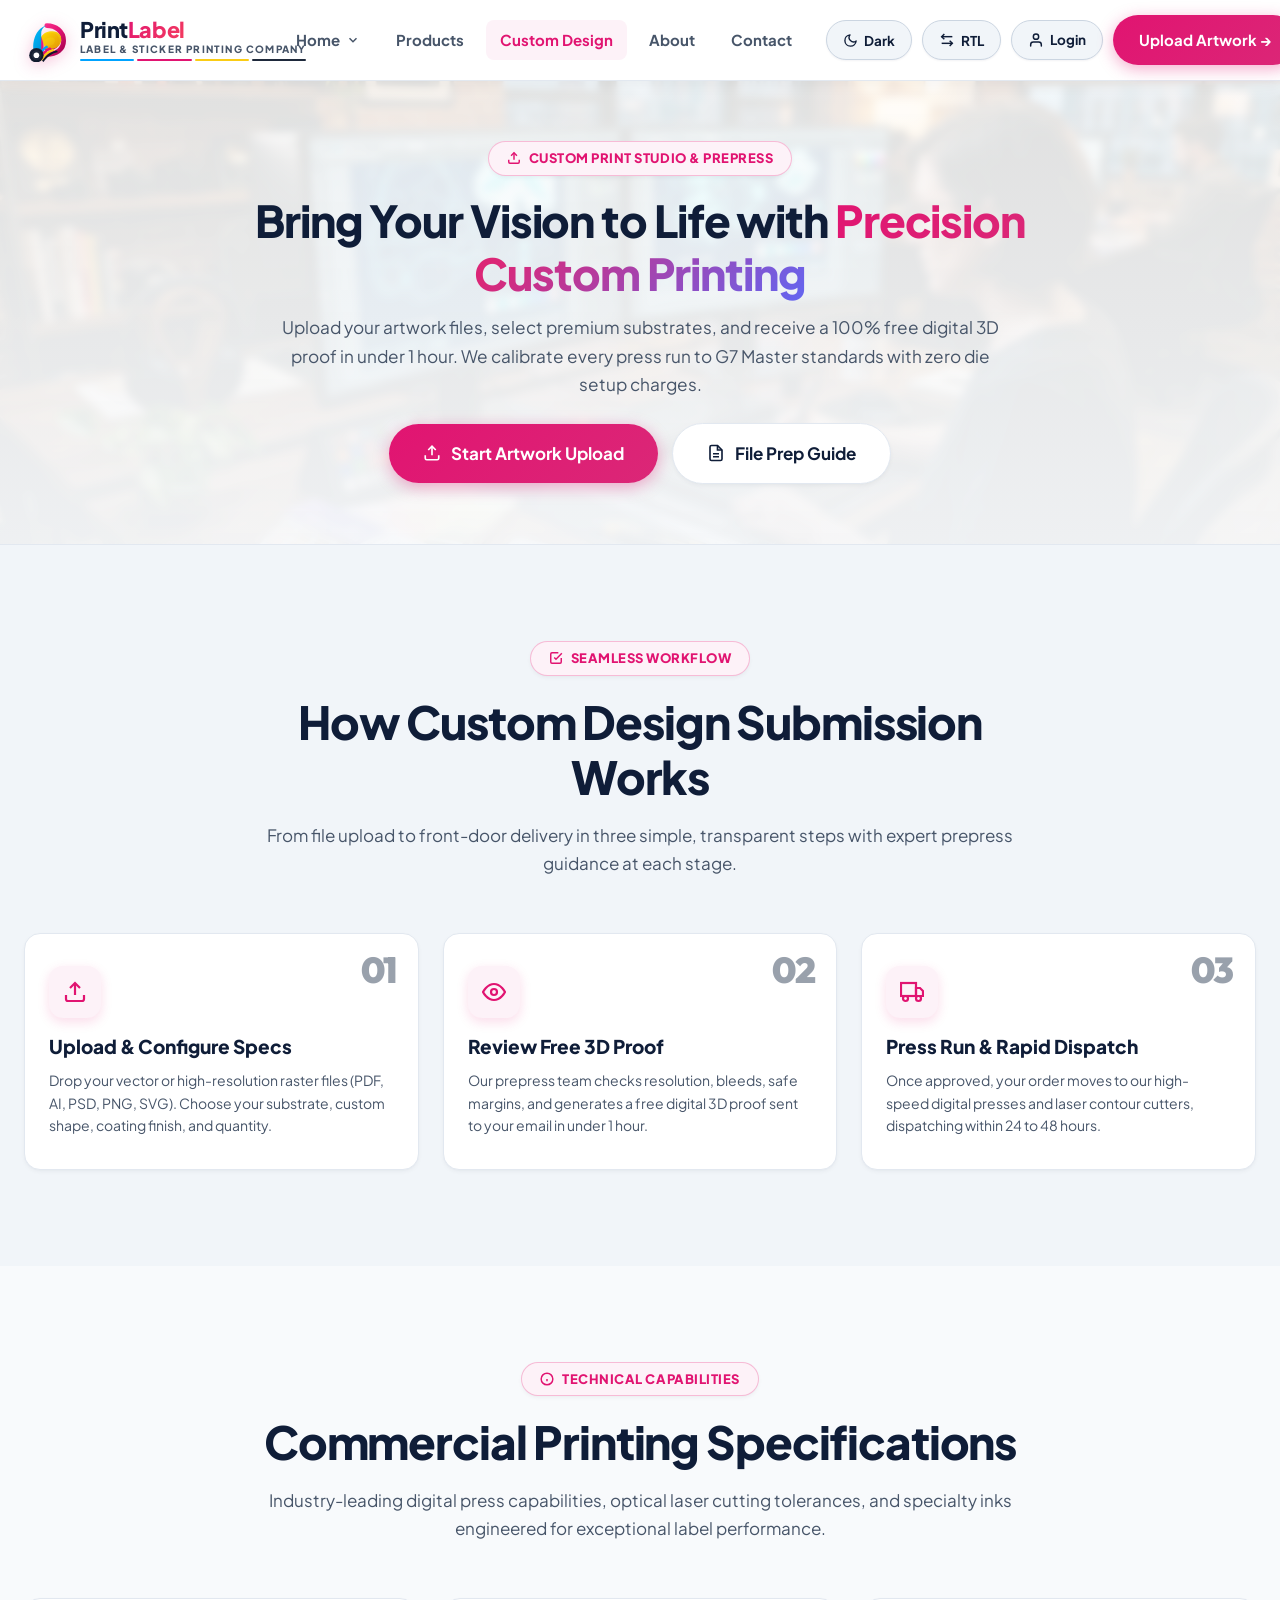
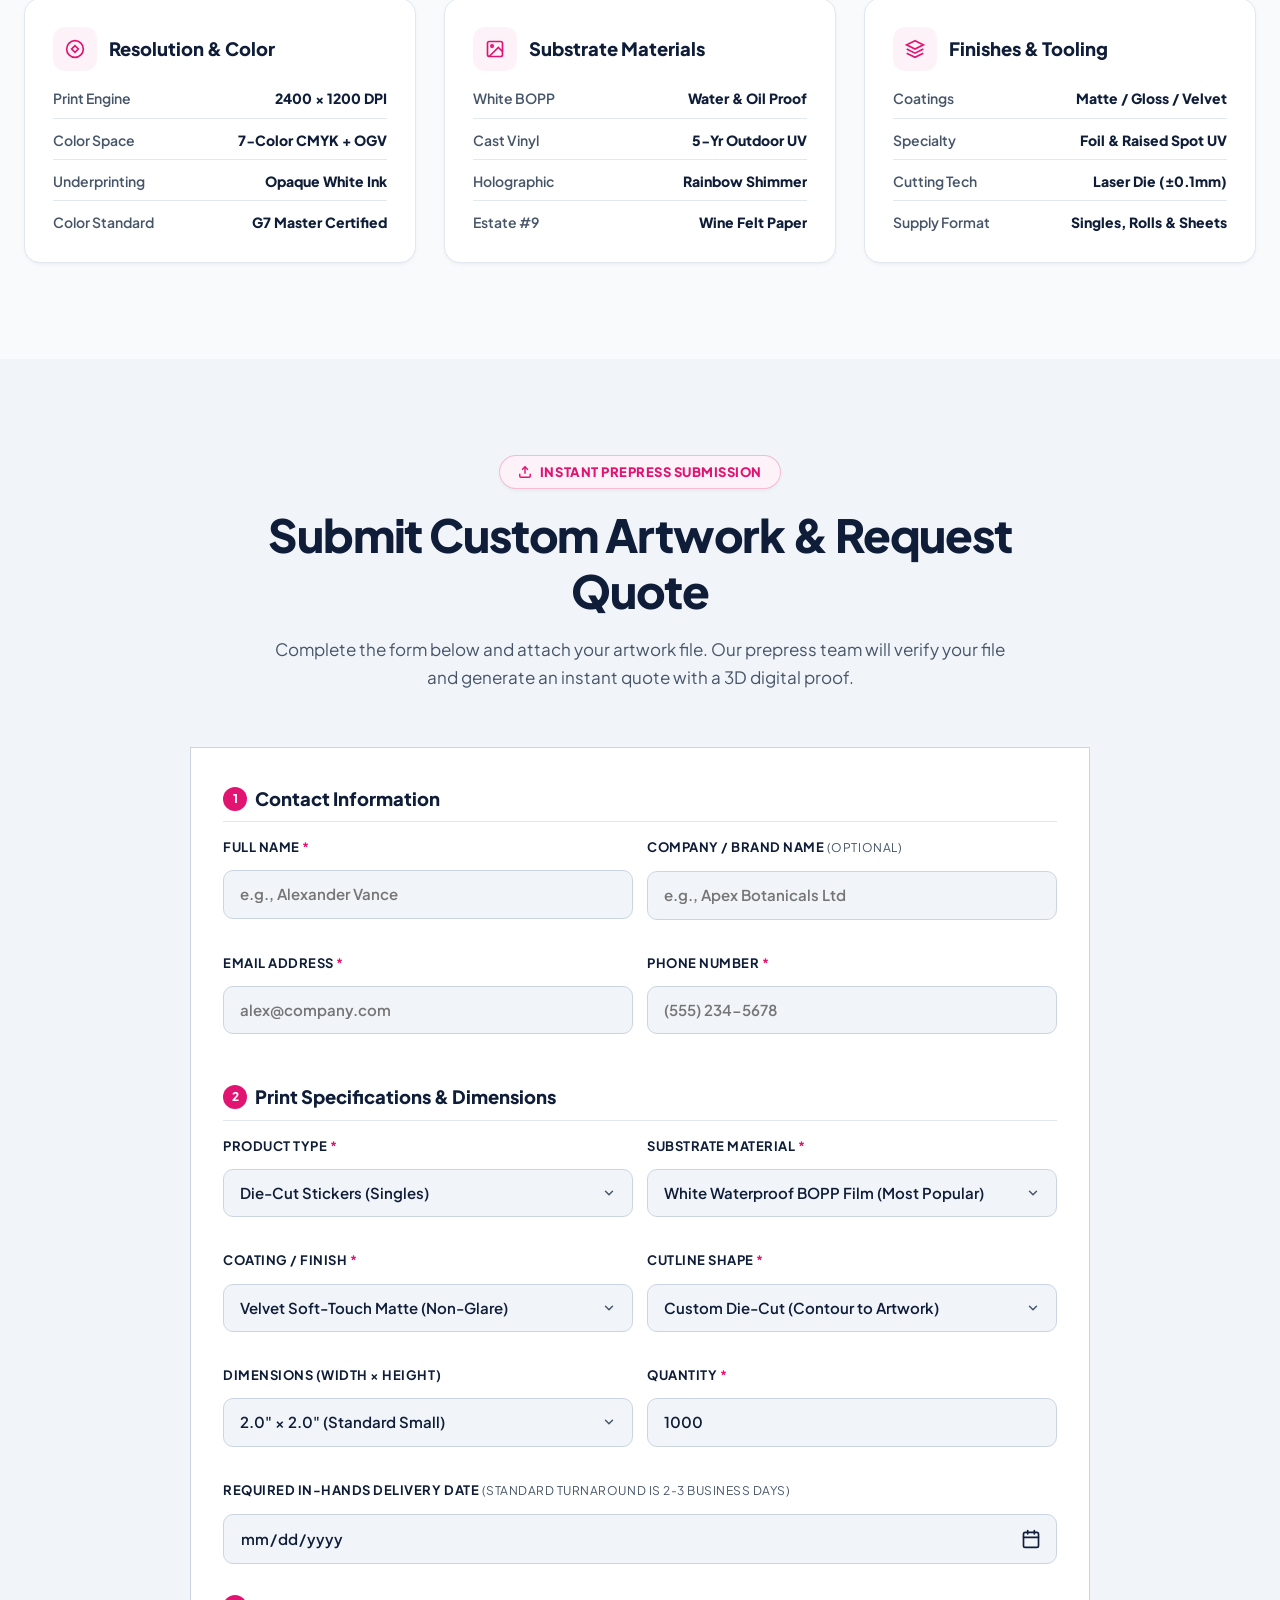
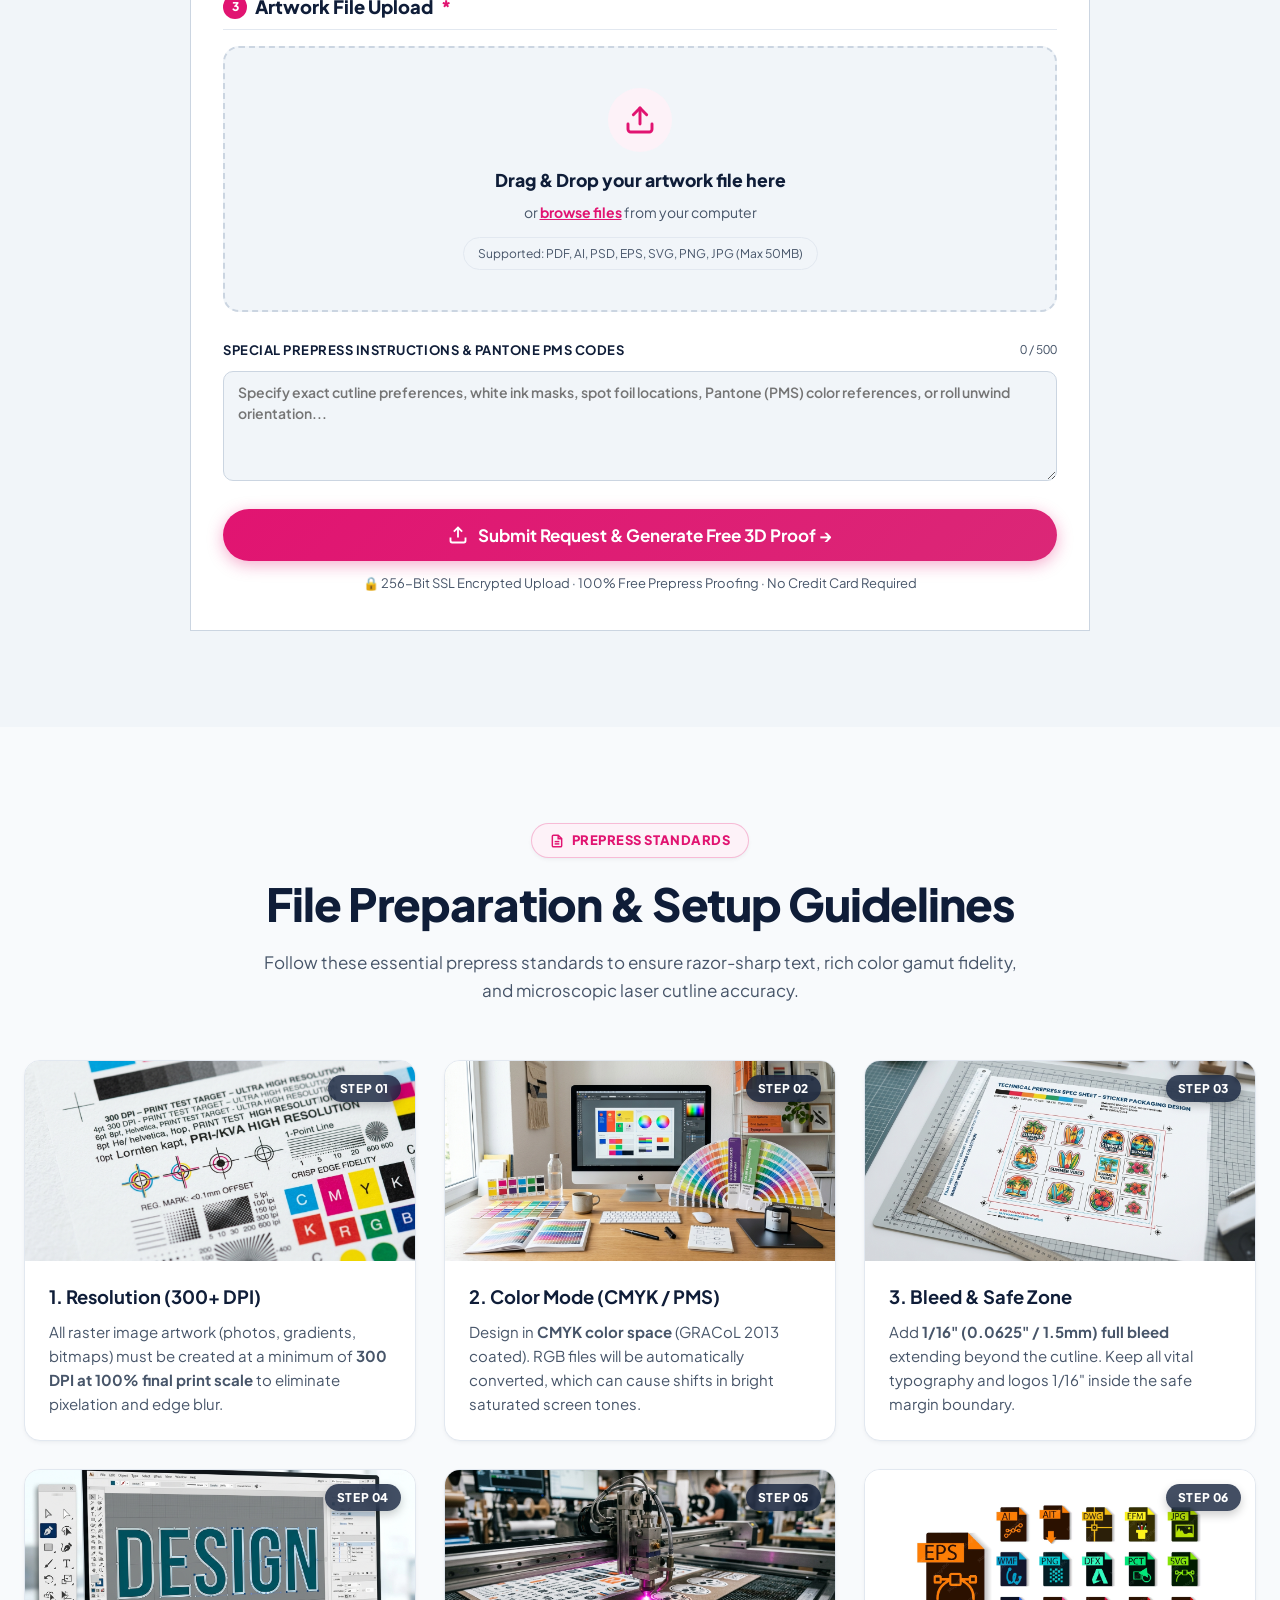
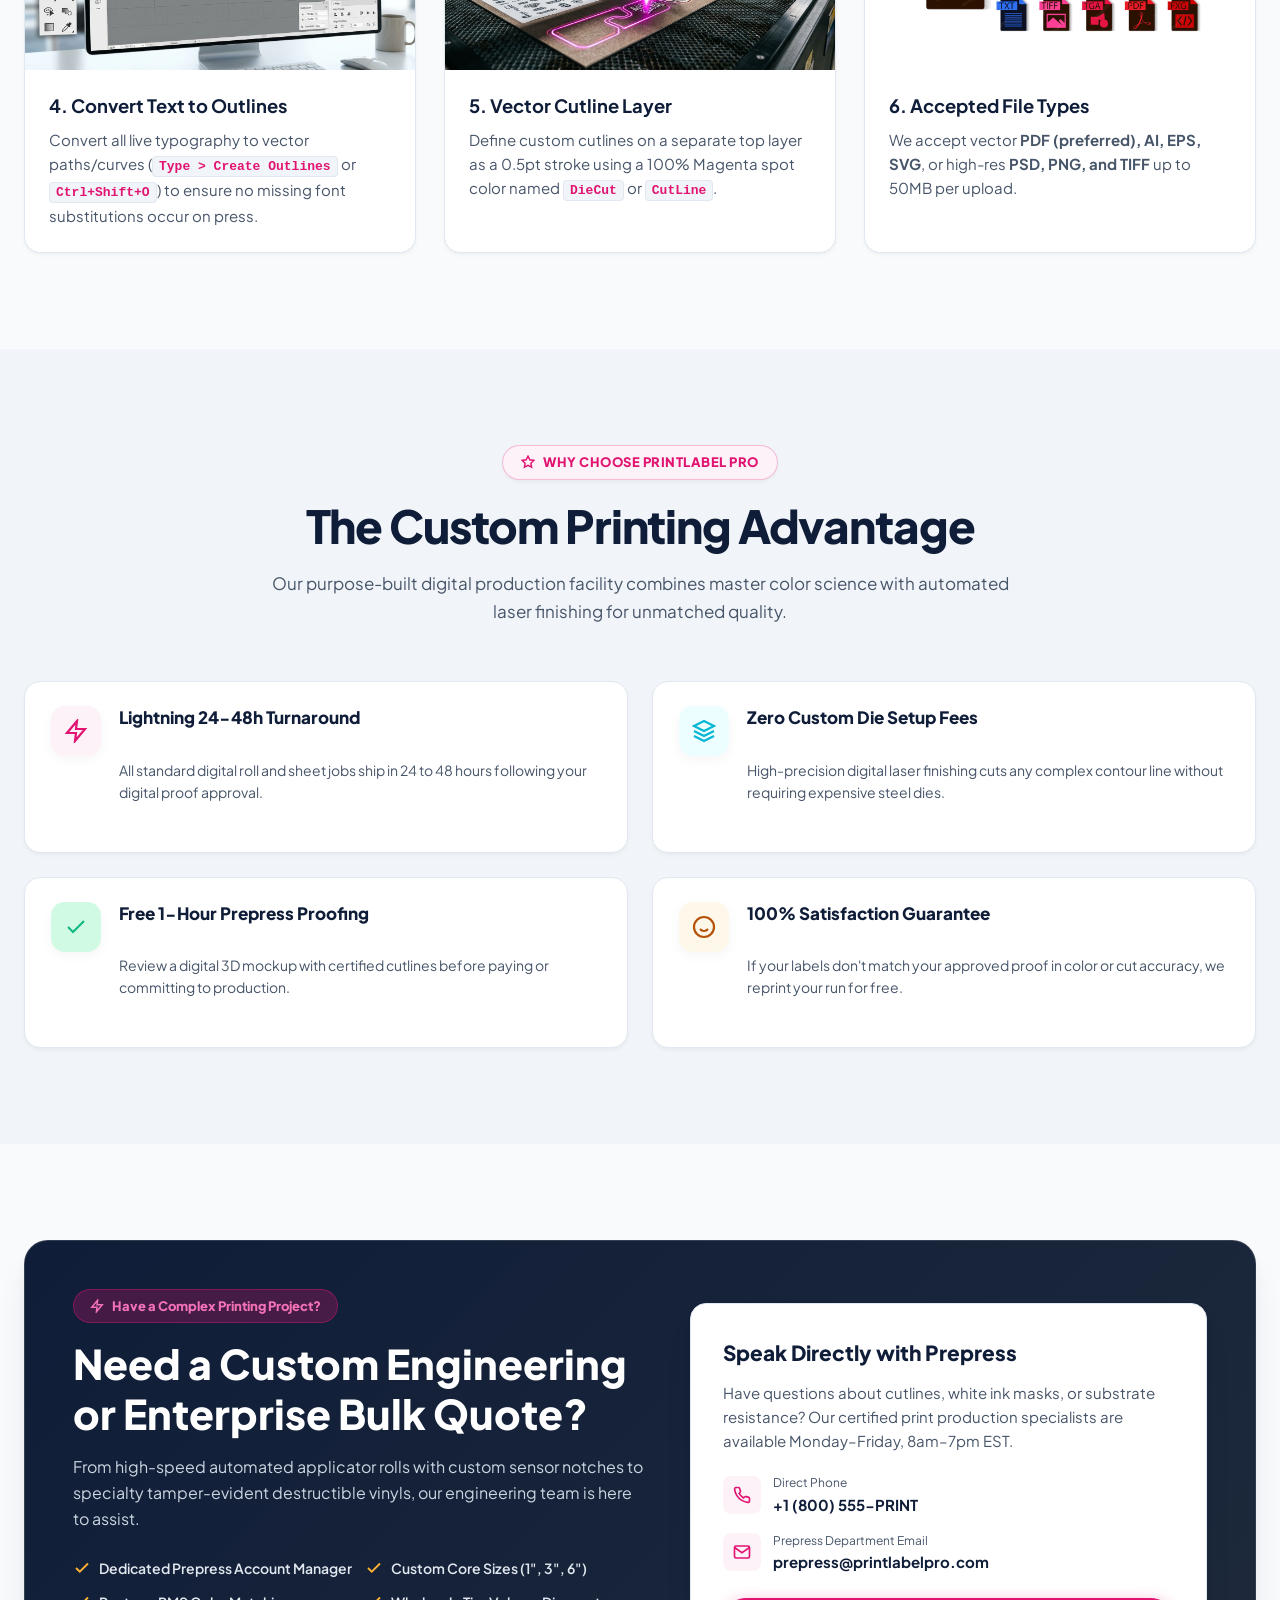
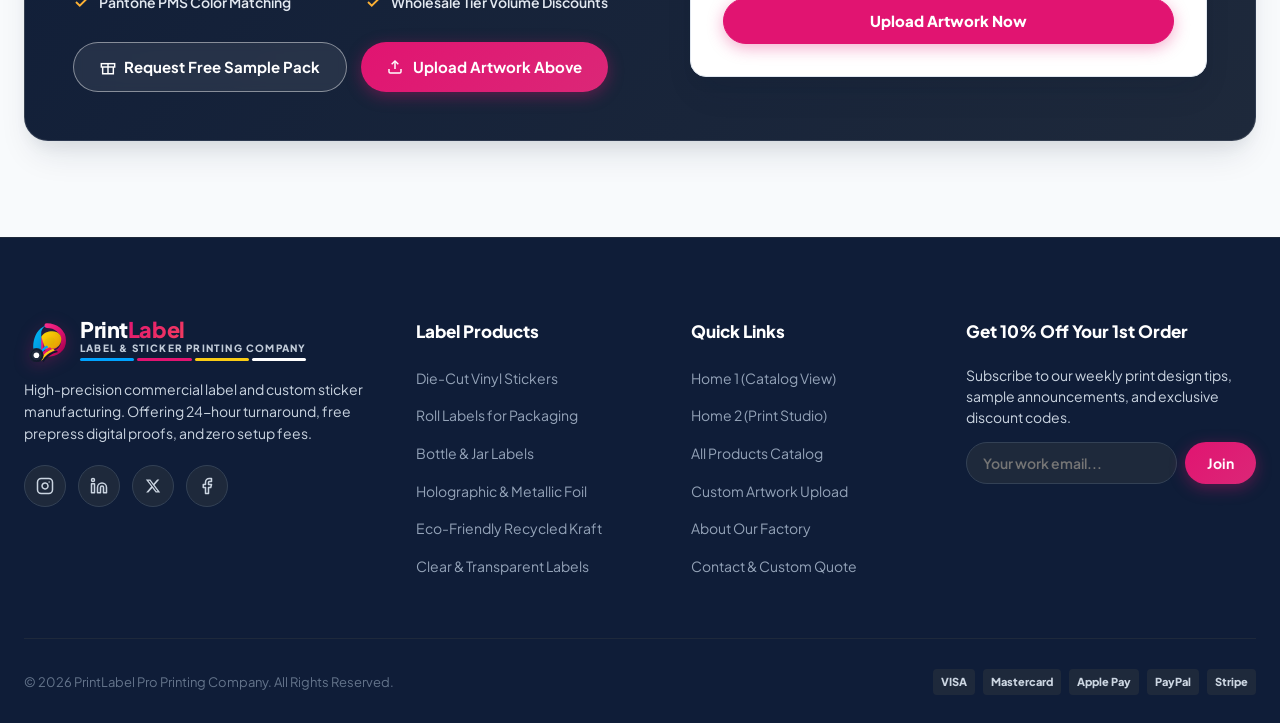
<file: custom-design.html>
<!DOCTYPE html>
<html lang="en" data-theme="light" dir="ltr">
<head>
  <meta charset="UTF-8">
  <meta name="viewport" content="width=device-width, initial-scale=1.0">
  <meta name="description" content="Upload your custom label and sticker artwork for professional printing. Free 1-hour digital 3D proof, G7 certified CMYK color matching, and 24h fast dispatch.">
  <meta name="keywords" content="custom design upload, label artwork upload, sticker printing quote, prepress guidelines, die-cut proofing, CMYK print file">
  <title>Custom Design Artwork Upload & Quote | PrintLabel Pro</title>
  
  <!-- Main CSS & Responsive CSS -->
  <link rel="stylesheet" href="css/style.css">
  <link rel="stylesheet" href="css/responsive.css">
  <link rel="icon" type="image/svg+xml" href="images/logo-icon.svg">
</head>
<body>

  <!-- ==========================================================================
       PAGE LOADER / PRELOADER
       ========================================================================== -->
  <div id="page-loader" class="page-loader" aria-hidden="true">
    <div class="loader-content">
      <div class="loader-brand-visual">
        <div class="loader-logo-ring">
          <img src="images/logo-icon.svg" alt="PrintLabel Loading" class="loader-logo-icon" width="58" height="58">
          <div class="cmyk-orbit">
            <span class="orbit-dot dot-c"></span>
            <span class="orbit-dot dot-m"></span>
            <span class="orbit-dot dot-y"></span>
            <span class="orbit-dot dot-k"></span>
          </div>
        </div>
        <div class="loader-brand-title">
          Print<span class="loader-magenta">Label</span>
        </div>
        <div class="loader-tagline">LABEL &amp; STICKER PRINTING COMPANY</div>
      </div>
      
      <div class="loader-progress-track">
        <div class="loader-progress-bar"></div>
      </div>
      
      <div class="loader-status">
        <span class="loader-pulse-dot"></span>
        <span class="loader-status-text">Loading Custom Design Studio...</span>
      </div>
    </div>
  </div>

  <!-- ==========================================================================
       Main Header & Navigation (Global Unified)
       ========================================================================== -->
  <nav class="main-header" aria-label="Main Navigation">
    <div class="container header-inner">
      
      <!-- Brand Logo -->
      <a href="index.html" class="brand-logo" aria-label="PrintLabel Pro Homepage">
        <img src="images/logo-icon.svg" alt="PrintLabel Logo Mark" class="brand-logo-img" width="44" height="44">
        <div class="brand-name">
          <span class="brand-main">Print<span class="brand-accent">Label</span></span>
          <span class="brand-tagline">Label &amp; Sticker Printing Company</span>
          <span class="brand-cmyk-bar" aria-hidden="true">
            <span class="cmyk-seg c-seg"></span>
            <span class="cmyk-seg m-seg"></span>
            <span class="cmyk-seg y-seg"></span>
            <span class="cmyk-seg k-seg"></span>
          </span>
        </div>
      </a>

      <!-- Desktop & Mobile Nav Menu Drawer -->
      <div class="nav-menu-wrapper" id="nav-menu-wrapper">
        <ul class="nav-menu" id="nav-menu">
          <!-- Home Dropdown: Home 1 & Home 2 -->
          <li class="nav-item-dropdown">
            <a href="index.html" class="nav-link" aria-haspopup="true" aria-expanded="false">
              Home <svg width="14" height="14" viewBox="0 0 24 24" fill="none" stroke="currentColor" stroke-width="2.5"><polyline points="6 9 12 15 18 9"></polyline></svg>
            </a>
            <div class="dropdown-menu">
              <a href="index.html" class="dropdown-item">
                <span>Home 1 (Catalog View)</span>
                <span class="badge-tag">Switch</span>
              </a>
              <a href="home-2.html" class="dropdown-item">
                <span>Home 2 (Studio Presentation)</span>
                <span class="badge-tag" style="background-color: var(--color-accent); color: #0f1d38;">Switch</span>
              </a>
            </div>
          </li>

          <!-- Main Pages -->
          <li><a href="products.html" class="nav-link">Products</a></li>
          <li><a href="custom-design.html" class="nav-link active">Custom Design</a></li>
          <li><a href="about.html" class="nav-link">About</a></li>
          <li><a href="contact.html" class="nav-link">Contact</a></li>
        </ul>

        <!-- Mobile Drawer Action Buttons -->
        <div class="mobile-drawer-actions">
          <div class="mobile-drawer-aux">
            <button class="nav-action-btn mobile-aux-btn theme-toggle-btn-mobile" aria-label="Toggle Light and Dark Theme">
              <span class="theme-icon-mobile btn-icon-symbol">
                <svg width="15" height="15" viewBox="0 0 24 24" fill="none" stroke="currentColor" stroke-width="2.2" stroke-linecap="round" stroke-linejoin="round">
                  <path d="M21 12.79A9 9 0 1 1 11.21 3 7 7 0 0 0 21 12.79z"></path>
                </svg>
              </span>
              <span class="theme-text-mobile">Dark</span>
            </button>
            <button class="nav-action-btn mobile-aux-btn rtl-toggle-btn-mobile" aria-label="Toggle RTL">
              <span class="btn-icon-symbol">
                <svg width="15" height="15" viewBox="0 0 24 24" fill="none" stroke="currentColor" stroke-width="2.2">
                  <path d="M8 3L4 7l4 4"></path>
                  <path d="M4 7h16"></path>
                  <path d="M16 21l4-4-4-4"></path>
                  <path d="M20 17H4"></path>
                </svg>
              </span>
              <span class="rtl-text-mobile">RTL</span>
            </button>
            <a href="login.html" class="nav-action-btn mobile-aux-btn">
              <span class="btn-icon-symbol">
                <svg width="15" height="15" viewBox="0 0 24 24" fill="none" stroke="currentColor" stroke-width="2.2" stroke-linecap="round" stroke-linejoin="round">
                  <path d="M20 21v-2a4 4 0 0 0-4-4H8a4 4 0 0 0-4 4v2"></path>
                  <circle cx="12" cy="7" r="4"></circle>
                </svg>
              </span>
              <span>Login</span>
            </a>
          </div>
          <a href="#upload-section" class="btn btn-primary btn-md mobile-cta-btn">
            <span>Upload Artwork →</span>
          </a>
        </div>
      </div>

      <!-- Header Action Controls (Desktop Only) -->
      <div class="header-actions">
        <button class="nav-action-btn theme-toggle-btn" aria-label="Toggle Light and Dark Theme">
          <span class="theme-icon btn-icon-symbol">
            <svg width="16" height="16" viewBox="0 0 24 24" fill="none" stroke="currentColor" stroke-width="2.2" stroke-linecap="round" stroke-linejoin="round">
              <path d="M21 12.79A9 9 0 1 1 11.21 3 7 7 0 0 0 21 12.79z"></path>
            </svg>
          </span>
          <span class="theme-text">Dark</span>
        </button>

        <button class="nav-action-btn rtl-toggle-btn" aria-label="Toggle Right to Left">
          <span class="btn-icon-symbol">
            <svg width="16" height="16" viewBox="0 0 24 24" fill="none" stroke="currentColor" stroke-width="2.2">
              <path d="M8 3L4 7l4 4"></path>
              <path d="M4 7h16"></path>
              <path d="M16 21l4-4-4-4"></path>
              <path d="M20 17H4"></path>
            </svg>
          </span>
          <span class="rtl-text">RTL</span>
        </button>

        <a href="login.html" class="nav-action-btn" aria-label="Account Login">
          <span class="btn-icon-symbol">
            <svg width="16" height="16" viewBox="0 0 24 24" fill="none" stroke="currentColor" stroke-width="2.2" stroke-linecap="round" stroke-linejoin="round">
              <path d="M20 21v-2a4 4 0 0 0-4-4H8a4 4 0 0 0-4 4v2"></path>
              <circle cx="12" cy="7" r="4"></circle>
            </svg>
          </span>
          <span>Login</span>
        </a>

        <a href="#upload-section" class="btn btn-primary btn-md">
          <span>Upload Artwork →</span>
        </a>

        <!-- Hamburger Menu Toggle Button (Mobile & Tablet) -->
        <button class="menu-toggle-btn" id="menu-toggle-btn" aria-label="Toggle Navigation Menu" aria-expanded="false">
          <svg class="hamburger-icon" width="22" height="22" viewBox="0 0 24 24" fill="none" stroke="currentColor" stroke-width="2.2" stroke-linecap="round" stroke-linejoin="round">
            <line x1="3" y1="12" x2="21" y2="12"></line>
            <line x1="3" y1="6" x2="21" y2="6"></line>
            <line x1="3" y1="18" x2="21" y2="18"></line>
          </svg>
          <svg class="close-icon" width="22" height="22" viewBox="0 0 24 24" fill="none" stroke="currentColor" stroke-width="2.2" stroke-linecap="round" stroke-linejoin="round" style="display:none;">
            <line x1="18" y1="6" x2="6" y2="18"></line>
            <line x1="6" y1="6" x2="18" y2="18"></line>
          </svg>
        </button>
      </div>

    </div>
  </nav>

  <main>
    <!-- ==========================================================================
         SECTION 1: HERO EXPLAINING CUSTOM PRINTING
         ========================================================================== -->
    <section class="inner-page-hero hero-bg-custom-design">
      <div class="inner-page-hero-overlay"></div>
      <div class="container inner-page-hero-container">
        
        <div class="inner-page-hero-content">
          <div class="inner-hero-badge">
            <svg width="14" height="14" viewBox="0 0 24 24" fill="none" stroke="currentColor" stroke-width="2.5"><path d="M21 15v4a2 2 0 0 1-2 2H5a2 2 0 0 1-2-2v-4"></path><polyline points="17 8 12 3 7 8"></polyline><line x1="12" y1="3" x2="12" y2="15"></line></svg>
            <span>Custom Print Studio & Prepress</span>
          </div>

          <h1 class="inner-hero-title">
            Bring Your Vision to Life with <span class="gradient-text">Precision Custom Printing</span>
          </h1>

          <p class="inner-hero-desc">
            Upload your artwork files, select premium substrates, and receive a 100% free digital 3D proof in under 1 hour. We calibrate every press run to G7 Master standards with zero die setup charges.
          </p>

          <div class="inner-hero-actions">
            <a href="#upload-section" class="btn btn-primary btn-lg">
              <svg width="18" height="18" viewBox="0 0 24 24" fill="none" stroke="currentColor" stroke-width="2.2"><path d="M21 15v4a2 2 0 0 1-2 2H5a2 2 0 0 1-2-2v-4"></path><polyline points="17 8 12 3 7 8"></polyline><line x1="12" y1="3" x2="12" y2="15"></line></svg>
              <span>Start Artwork Upload</span>
            </a>
            <a href="#prep-guidelines" class="btn btn-outline btn-lg">
              <svg width="18" height="18" viewBox="0 0 24 24" fill="none" stroke="currentColor" stroke-width="2.2"><path d="M14 2H6a2 2 0 0 0-2 2v16a2 2 0 0 0 2 2h12a2 2 0 0 0 2-2V8z"></path><polyline points="14 2 14 8 20 8"></polyline><line x1="16" y1="13" x2="8" y2="13"></line><line x1="16" y1="17" x2="8" y2="17"></line></svg>
              <span>File Prep Guide</span>
            </a>
          </div>
        </div>

      </div>
    </section>

    <!-- ==========================================================================
         SECTION 2: THREE-STEP DESIGN SUBMISSION PROCESS
         ========================================================================== -->
    <section class="section" style="background: var(--bg-surface-secondary);" id="submission-steps">
      <div class="container">
        
        <div class="section-header">
          <div class="section-tag">
            <svg width="14" height="14" viewBox="0 0 24 24" fill="none" stroke="currentColor" stroke-width="2.5"><polyline points="9 11 12 14 22 4"></polyline><path d="M21 12v7a2 2 0 0 1-2 2H5a2 2 0 0 1-2-2V5a2 2 0 0 1 2-2h11"></path></svg>
            <span>Seamless Workflow</span>
          </div>
          <h2 class="section-title">How Custom Design Submission Works</h2>
          <p class="section-description">
            From file upload to front-door delivery in three simple, transparent steps with expert prepress guidance at each stage.
          </p>
        </div>

        <div class="process-grid" style="grid-template-columns: repeat(3, 1fr);">
          
          <div class="process-card">
            <div class="process-step-num">01</div>
            <div class="process-icon-box" style="margin-bottom:16px;">
              <svg width="24" height="24" viewBox="0 0 24 24" fill="none" stroke="currentColor" stroke-width="2.2"><path d="M21 15v4a2 2 0 0 1-2 2H5a2 2 0 0 1-2-2v-4"></path><polyline points="17 8 12 3 7 8"></polyline><line x1="12" y1="3" x2="12" y2="15"></line></svg>
            </div>
            <h3 class="process-card-title">Upload & Configure Specs</h3>
            <p class="process-card-desc">
              Drop your vector or high-resolution raster files (PDF, AI, PSD, PNG, SVG). Choose your substrate, custom shape, coating finish, and quantity.
            </p>
          </div>

          <div class="process-card">
            <div class="process-step-num">02</div>
            <div class="process-icon-box" style="margin-bottom:16px;">
              <svg width="24" height="24" viewBox="0 0 24 24" fill="none" stroke="currentColor" stroke-width="2.2"><path d="M1 12s4-8 11-8 11 8 11 8-4 8-11 8-11-8-11-8z"></path><circle cx="12" cy="12" r="3"></circle></svg>
            </div>
            <h3 class="process-card-title">Review Free 3D Proof</h3>
            <p class="process-card-desc">
              Our prepress team checks resolution, bleeds, safe margins, and generates a free digital 3D proof sent to your email in under 1 hour.
            </p>
          </div>

          <div class="process-card">
            <div class="process-step-num">03</div>
            <div class="process-icon-box" style="margin-bottom:16px;">
              <svg width="24" height="24" viewBox="0 0 24 24" fill="none" stroke="currentColor" stroke-width="2.2"><rect x="1" y="3" width="15" height="13"></rect><polygon points="16 8 20 8 23 11 23 16 16 16 16 8"></polygon><circle cx="5.5" cy="18.5" r="2.5"></circle><circle cx="18.5" cy="18.5" r="2.5"></circle></svg>
            </div>
            <h3 class="process-card-title">Press Run & Rapid Dispatch</h3>
            <p class="process-card-desc">
              Once approved, your order moves to our high-speed digital presses and laser contour cutters, dispatching within 24 to 48 hours.
            </p>
          </div>

        </div>

      </div>
    </section>

    <!-- ==========================================================================
         SECTION 3: PRINTING SPECIFICATIONS & AVAILABLE OPTIONS
         ========================================================================== -->
    <section class="section" id="specs-options">
      <div class="container">
        
        <div class="section-header">
          <div class="section-tag">
            <svg width="14" height="14" viewBox="0 0 24 24" fill="none" stroke="currentColor" stroke-width="2.5"><circle cx="12" cy="12" r="10"></circle><path d="M12 16v-4M12 8h.01"></path></svg>
            <span>Technical Capabilities</span>
          </div>
          <h2 class="section-title">Commercial Printing Specifications</h2>
          <p class="section-description">
            Industry-leading digital press capabilities, optical laser cutting tolerances, and specialty inks engineered for exceptional label performance.
          </p>
        </div>

        <div class="custom-options-grid">
          
          <!-- Card 1: Resolution & Color -->
          <div class="custom-opt-card">
            <div style="display:flex; align-items:center; gap:12px; margin-bottom:16px;">
              <div class="industry-icon-box">
                <svg width="20" height="20" viewBox="0 0 24 24" fill="none" stroke="currentColor" stroke-width="2"><circle cx="12" cy="12" r="10"></circle><polygon points="12 8 8 12 12 16 16 12 12 8"></polygon></svg>
              </div>
              <h3 style="font-size:1.15rem; font-weight:800; margin:0; color:var(--text-main);">Resolution & Color</h3>
            </div>
            <ul class="spec-list">
              <li class="spec-item">
                <span class="spec-label">Print Engine</span>
                <strong class="spec-value">2400 × 1200 DPI</strong>
              </li>
              <li class="spec-item">
                <span class="spec-label">Color Space</span>
                <strong class="spec-value">7-Color CMYK + OGV</strong>
              </li>
              <li class="spec-item">
                <span class="spec-label">Underprinting</span>
                <strong class="spec-value">Opaque White Ink</strong>
              </li>
              <li class="spec-item">
                <span class="spec-label">Color Standard</span>
                <strong class="spec-value">G7 Master Certified</strong>
              </li>
            </ul>
          </div>

          <!-- Card 2: Substrate Materials -->
          <div class="custom-opt-card">
            <div style="display:flex; align-items:center; gap:12px; margin-bottom:16px;">
              <div class="industry-icon-box">
                <svg width="20" height="20" viewBox="0 0 24 24" fill="none" stroke="currentColor" stroke-width="2"><rect x="3" y="3" width="18" height="18" rx="2" ry="2"></rect><circle cx="8.5" cy="8.5" r="1.5"></circle><polyline points="21 15 16 10 5 21"></polyline></svg>
              </div>
              <h3 style="font-size:1.15rem; font-weight:800; margin:0; color:var(--text-main);">Substrate Materials</h3>
            </div>
            <ul class="spec-list">
              <li class="spec-item">
                <span class="spec-label">White BOPP</span>
                <strong class="spec-value">Water & Oil Proof</strong>
              </li>
              <li class="spec-item">
                <span class="spec-label">Cast Vinyl</span>
                <strong class="spec-value">5-Yr Outdoor UV</strong>
              </li>
              <li class="spec-item">
                <span class="spec-label">Holographic</span>
                <strong class="spec-value">Rainbow Shimmer</strong>
              </li>
              <li class="spec-item">
                <span class="spec-label">Estate #9</span>
                <strong class="spec-value">Wine Felt Paper</strong>
              </li>
            </ul>
          </div>

          <!-- Card 3: Finishes & Tooling -->
          <div class="custom-opt-card">
            <div style="display:flex; align-items:center; gap:12px; margin-bottom:16px;">
              <div class="industry-icon-box">
                <svg width="20" height="20" viewBox="0 0 24 24" fill="none" stroke="currentColor" stroke-width="2"><path d="M12 2L2 7l10 5 10-5-10-5zM2 17l10 5 10-5M2 12l10 5 10-5"></path></svg>
              </div>
              <h3 style="font-size:1.15rem; font-weight:800; margin:0; color:var(--text-main);">Finishes & Tooling</h3>
            </div>
            <ul class="spec-list">
              <li class="spec-item">
                <span class="spec-label">Coatings</span>
                <strong class="spec-value">Matte / Gloss / Velvet</strong>
              </li>
              <li class="spec-item">
                <span class="spec-label">Specialty</span>
                <strong class="spec-value">Foil & Raised Spot UV</strong>
              </li>
              <li class="spec-item">
                <span class="spec-label">Cutting Tech</span>
                <strong class="spec-value">Laser Die (±0.1mm)</strong>
              </li>
              <li class="spec-item">
                <span class="spec-label">Supply Format</span>
                <strong class="spec-value">Singles, Rolls & Sheets</strong>
              </li>
            </ul>
          </div>

        </div>

      </div>
    </section>

    <!-- ==========================================================================
         SECTION 4: ARTWORK UPLOAD FORM (INTERACTIVE & COMPREHENSIVE)
         ========================================================================== -->
    <section class="section" style="background: var(--bg-surface-secondary);" id="upload-section">
      <div class="container">
        
        <div class="section-header">
          <div class="section-tag">
            <svg width="14" height="14" viewBox="0 0 24 24" fill="none" stroke="currentColor" stroke-width="2.5"><path d="M21 15v4a2 2 0 0 1-2 2H5a2 2 0 0 1-2-2v-4"></path><polyline points="17 8 12 3 7 8"></polyline><line x1="12" y1="3" x2="12" y2="15"></line></svg>
            <span>Instant Prepress Submission</span>
          </div>
          <h2 class="section-title">Submit Custom Artwork & Request Quote</h2>
          <p class="section-description">
            Complete the form below and attach your artwork file. Our prepress team will verify your file and generate an instant quote with a 3D digital proof.
          </p>
        </div>

        <div style="max-width: 900px; margin: 0 auto;">
          <div class="card" style="padding: 36px 32px; box-shadow: var(--shadow-xl); border: 1px solid var(--border-medium); background: var(--bg-surface);">
            
            <!-- Success Confirmation Card (Hidden by default) -->
            <div id="upload-success-state" style="display:none; text-align:center; padding: 20px 10px;">
              <div style="width:72px; height:72px; border-radius:50%; background:rgba(16,185,129,0.15); color:#10b981; display:inline-flex; align-items:center; justify-content:center; margin-bottom:16px;">
                <svg width="36" height="36" viewBox="0 0 24 24" fill="none" stroke="currentColor" stroke-width="2.8" stroke-linecap="round" stroke-linejoin="round">
                  <polyline points="20 6 9 17 4 12"></polyline>
                </svg>
              </div>

              <h3 style="font-size: 1.6rem; font-weight: 800; margin-bottom: 8px; color: var(--text-main);">
                Artwork Received Successfully!
              </h3>
              
              <p style="font-size: 0.9375rem; color: var(--text-secondary); max-width: 600px; margin: 0 auto 24px; line-height: 1.6;">
                Thank you! Your artwork and print specifications have been logged in our prepress queue. A prepress technician is reviewing your cutlines and bleed parameters now.
              </p>

              <!-- Receipt Details Box -->
              <div style="background:var(--bg-surface-secondary); border:1px solid var(--border-subtle); border-radius:var(--card-radius-sm); padding:20px; text-align:left; max-width:620px; margin: 0 auto 28px;">
                <div style="display:flex; justify-content:space-between; align-items:center; border-bottom:1px solid var(--border-subtle); padding-bottom:10px; margin-bottom:12px;">
                  <span style="font-size:0.875rem; color:var(--text-secondary);">Prepress Reference ID</span>
                  <strong id="receipt-ref-id" style="font-size:1rem; color:var(--color-primary); font-family:monospace;">PLP-98421</strong>
                </div>
                <div style="display:grid; grid-template-columns:repeat(2, 1fr); gap:10px; font-size:0.875rem;">
                  <div><span style="color:var(--text-secondary);">Client:</span> <strong id="receipt-client-name">-</strong></div>
                  <div><span style="color:var(--text-secondary);">Email:</span> <strong id="receipt-client-email">-</strong></div>
                  <div><span style="color:var(--text-secondary);">Product:</span> <strong id="receipt-product-type">-</strong></div>
                  <div><span style="color:var(--text-secondary);">Material:</span> <strong id="receipt-material">-</strong></div>
                  <div><span style="color:var(--text-secondary);">Quantity:</span> <strong id="receipt-quantity">-</strong></div>
                  <div><span style="color:var(--text-secondary);">Uploaded File:</span> <strong id="receipt-filename" style="color:var(--color-accent);">-</strong></div>
                </div>
              </div>

              <div style="display:flex; justify-content:center; gap:14px; flex-wrap:wrap;">
                <button class="btn btn-primary" id="btn-submit-another">
                  <span>Submit Another Design</span>
                </button>
                <a href="products.html" class="btn btn-outline">
                  <span>Browse Product Catalog</span>
                </a>
              </div>
            </div>

            <!-- Upload Form -->
            <form id="custom-artwork-form" novalidate>
              
              <!-- Section 1: Customer Info -->
              <div style="margin-bottom: 28px;">
                <h3 style="font-size: 1.15rem; font-weight: 800; margin-bottom: 16px; display:flex; align-items:center; gap:8px; border-bottom:1px solid var(--border-subtle); padding-bottom:8px;">
                  <span style="width:24px; height:24px; border-radius:50%; background:var(--color-primary); color:#fff; display:inline-flex; align-items:center; justify-content:center; font-size:0.75rem;">1</span>
                  Contact Information
                </h3>

                <div class="calc-grid-2">
                  <div class="calc-form-group">
                    <label class="calc-label" for="cust-name">Full Name <span style="color:var(--color-primary);">*</span></label>
                    <input type="text" id="cust-name" name="name" required class="calc-input" placeholder="e.g., Alexander Vance">
                    <span class="form-error-msg" id="err-cust-name" style="display:none; color:#ef4444; font-size:0.75rem; margin-top:4px;">Please enter your full name.</span>
                  </div>

                  <div class="calc-form-group">
                    <label class="calc-label" for="cust-company">Company / Brand Name <span style="font-size:0.75rem; color:var(--text-secondary); font-weight:normal;">(Optional)</span></label>
                    <input type="text" id="cust-company" name="company" class="calc-input" placeholder="e.g., Apex Botanicals Ltd">
                  </div>
                </div>

                <div class="calc-grid-2">
                  <div class="calc-form-group">
                    <label class="calc-label" for="cust-email">Email Address <span style="color:var(--color-primary);">*</span></label>
                    <input type="email" id="cust-email" name="email" required class="calc-input" placeholder="alex@company.com">
                    <span class="form-error-msg" id="err-cust-email" style="display:none; color:#ef4444; font-size:0.75rem; margin-top:4px;">Please enter a valid work email address.</span>
                  </div>

                  <div class="calc-form-group">
                    <label class="calc-label" for="cust-phone">Phone Number <span style="color:var(--color-primary);">*</span></label>
                    <input type="tel" id="cust-phone" name="phone" required class="calc-input" placeholder="(555) 234-5678">
                    <span class="form-error-msg" id="err-cust-phone" style="display:none; color:#ef4444; font-size:0.75rem; margin-top:4px;">Please enter a valid contact phone number.</span>
                  </div>
                </div>
              </div>

              <!-- Section 2: Print Specifications -->
              <div style="margin-bottom: 28px;">
                <h3 style="font-size: 1.15rem; font-weight: 800; margin-bottom: 16px; display:flex; align-items:center; gap:8px; border-bottom:1px solid var(--border-subtle); padding-bottom:8px;">
                  <span style="width:24px; height:24px; border-radius:50%; background:var(--color-primary); color:#fff; display:inline-flex; align-items:center; justify-content:center; font-size:0.75rem;">2</span>
                  Print Specifications & Dimensions
                </h3>

                <div class="calc-grid-2">
                  <div class="calc-form-group">
                    <label class="calc-label" for="spec-product-type">Product Type <span style="color:var(--color-primary);">*</span></label>
                    <select id="spec-product-type" name="product_type" class="calc-select" required>
                      <option value="Die-Cut Stickers">Die-Cut Stickers (Singles)</option>
                      <option value="Bottle & Jar Labels">Bottle & Jar Labels (Rolls)</option>
                      <option value="Packaging Labels">Packaging Box & Carton Labels</option>
                      <option value="Clear / Transparent Labels">Clear / Transparent Film Labels</option>
                      <option value="Waterproof Labels">Waterproof BOPP Heavy-Duty Labels</option>
                      <option value="Metallic & Foil Labels">Metallic & Holographic Foil Labels</option>
                      <option value="Shipping & Barcode Labels">Shipping, Thermal & Barcode Labels</option>
                      <option value="Retail & Promotional Stickers">Retail & Promotional Kiss-Cut Sheets</option>
                      <option value="Custom Shapes and Sizes">Custom Shapes & Complex Tooling</option>
                    </select>
                  </div>

                  <div class="calc-form-group">
                    <label class="calc-label" for="spec-material">Substrate Material <span style="color:var(--color-primary);">*</span></label>
                    <select id="spec-material" name="material" class="calc-select" required>
                      <option value="White Waterproof BOPP">White Waterproof BOPP Film (Most Popular)</option>
                      <option value="Heavy-Duty Cast Vinyl">Heavy-Duty Cast Vinyl (5-Yr Outdoor)</option>
                      <option value="Holographic Prismatic PET">Holographic Prismatic PET (Rainbow Sheen)</option>
                      <option value="Estate #9 Cream Textured">Estate #9 Cream Textured (Wine & Spirits)</option>
                      <option value="100% Recycled Kraft Paper">100% Recycled Kraft Paper (Eco-Friendly)</option>
                      <option value="Ultra-Clear Transparent Film">Ultra-Clear Transparent Film ("No-Label" Look)</option>
                    </select>
                  </div>
                </div>

                <div class="calc-grid-2">
                  <div class="calc-form-group">
                    <label class="calc-label" for="spec-finish">Coating / Finish <span style="color:var(--color-primary);">*</span></label>
                    <select id="spec-finish" name="finish" class="calc-select" required>
                      <option value="Velvet Soft-Touch Matte">Velvet Soft-Touch Matte (Non-Glare)</option>
                      <option value="High-Gloss UV Shield">High-Gloss UV Shield (Maximum Contrast)</option>
                      <option value="Hot Stamped Gold Foil">Hot Stamped Gold / Rose Gold Foil</option>
                      <option value="Raised 3D Spot UV">Raised 3D Spot UV (Tactile Emboss)</option>
                      <option value="Uncoated Natural">Uncoated Natural (Writable / Stampable)</option>
                    </select>
                  </div>

                  <div class="calc-form-group">
                    <label class="calc-label" for="spec-shape">Cutline Shape <span style="color:var(--color-primary);">*</span></label>
                    <select id="spec-shape" name="shape" class="calc-select" required>
                      <option value="Custom Die-Cut (Contour to Artwork)">Custom Die-Cut (Contour to Artwork)</option>
                      <option value="Square / Rectangle with Rounded Corners">Square / Rectangle (Rounded Corners)</option>
                      <option value="Circle / Oval">Circle / Oval</option>
                      <option value="Kiss-Cut Sheet Matrix">Kiss-Cut Sheet Matrix</option>
                    </select>
                  </div>
                </div>

                <div class="calc-grid-2">
                  <div class="calc-form-group">
                    <label class="calc-label" for="spec-size">Dimensions (Width × Height)</label>
                    <select id="spec-size" name="size" class="calc-select">
                      <option value="2.0&quot; × 2.0&quot; (Standard Small)">2.0" × 2.0" (Standard Small)</option>
                      <option value="3.0&quot; × 3.0&quot; (Medium Handheld)">3.0" × 3.0" (Medium Handheld)</option>
                      <option value="4.0&quot; × 4.0&quot; (Large Bottle/Box)">4.0" × 4.0" (Large Bottle/Box)</option>
                      <option value="4.0&quot; × 6.0&quot; (Shipping/Carton)">4.0" × 6.0" (Shipping/Carton)</option>
                      <option value="Custom Dimensions Specified in Notes">Custom Dimensions (Specify in Notes)</option>
                    </select>
                  </div>

                  <div class="calc-form-group">
                    <label class="calc-label" for="spec-qty">Quantity <span style="color:var(--color-primary);">*</span></label>
                    <input type="number" id="spec-qty" name="quantity" required class="calc-input" value="1000" min="50" step="50">
                    <span class="form-error-msg" id="err-spec-qty" style="display:none; color:#ef4444; font-size:0.75rem; margin-top:4px;">Minimum quantity is 50 units.</span>
                  </div>
                </div>

                <div class="calc-form-group">
                  <label class="calc-label" for="spec-delivery-date">Required In-Hands Delivery Date <span style="font-size:0.75rem; color:var(--text-secondary); font-weight:normal;">(Standard turnaround is 2-3 business days)</span></label>
                  <input type="date" id="spec-delivery-date" name="delivery_date" class="calc-input">
                </div>
              </div>

              <!-- Section 3: Artwork File Upload -->
              <div style="margin-bottom: 28px;">
                <h3 style="font-size: 1.15rem; font-weight: 800; margin-bottom: 16px; display:flex; align-items:center; gap:8px; border-bottom:1px solid var(--border-subtle); padding-bottom:8px;">
                  <span style="width:24px; height:24px; border-radius:50%; background:var(--color-primary); color:#fff; display:inline-flex; align-items:center; justify-content:center; font-size:0.75rem;">3</span>
                  Artwork File Upload <span style="color:var(--color-primary);">*</span>
                </h3>

                <!-- Hidden Real File Input -->
                <input type="file" id="artwork-file-input" name="artwork_file" accept=".pdf,.ai,.psd,.eps,.svg,.png,.jpg,.jpeg,.tiff" style="display:none;">

                <!-- Interactive Drag & Drop Area -->
                <div class="upload-dropzone" id="upload-dropzone" tabindex="0" role="button" aria-label="Upload artwork file. Click or drag and drop.">
                  <div class="upload-icon-circle">
                    <svg width="32" height="32" viewBox="0 0 24 24" fill="none" stroke="currentColor" stroke-width="2.2" stroke-linecap="round" stroke-linejoin="round">
                      <path d="M21 15v4a2 2 0 0 1-2 2H5a2 2 0 0 1-2-2v-4"></path>
                      <polyline points="17 8 12 3 7 8"></polyline>
                      <line x1="12" y1="3" x2="12" y2="15"></line>
                    </svg>
                  </div>
                  <h4 style="font-size:1.1rem; font-weight:800; margin-bottom:6px; color:var(--text-main);">
                    Drag & Drop your artwork file here
                  </h4>
                  <p style="font-size:0.875rem; color:var(--text-secondary); margin-bottom:14px;">
                    or <span style="color:var(--color-primary); font-weight:700; text-decoration:underline; cursor:pointer;">browse files</span> from your computer
                  </p>
                  <div style="font-size:0.75rem; color:var(--text-secondary); background:var(--bg-surface-secondary); padding:6px 14px; border-radius:20px; display:inline-block; border:1px solid var(--border-subtle);">
                    Supported: PDF, AI, PSD, EPS, SVG, PNG, JPG (Max 50MB)
                  </div>
                </div>

                <!-- Selected File Display Box (Hidden until file selected) -->
                <div id="file-selected-box" style="display:none; margin-top:14px; background:var(--bg-surface-secondary); border:1px solid var(--border-medium); border-radius:var(--card-radius-sm); padding:14px 18px;">
                  <div style="display:flex; align-items:center; justify-content:space-between; gap:12px;">
                    <div style="display:flex; align-items:center; gap:12px; min-width:0;">
                      <div style="width:40px; height:40px; border-radius:8px; background:var(--color-primary-light); color:var(--color-primary); display:flex; align-items:center; justify-content:center; font-weight:800; font-size:0.875rem; flex-shrink:0;" id="file-ext-badge">
                        PDF
                      </div>
                      <div style="min-width:0;">
                        <div id="selected-filename" style="font-weight:700; font-size:0.9375rem; color:var(--text-main); white-space:nowrap; overflow:hidden; text-overflow:ellipsis;">
                          artwork-design.pdf
                        </div>
                        <div id="selected-filesize" style="font-size:0.75rem; color:var(--text-secondary);">
                          2.4 MB · Ready for prepress analysis
                        </div>
                      </div>
                    </div>
                    <div style="display:flex; gap:8px; flex-shrink:0;">
                      <button type="button" class="btn btn-outline btn-sm" id="btn-replace-file" style="padding:4px 10px; font-size:0.75rem;">
                        Replace
                      </button>
                      <button type="button" class="btn btn-outline btn-sm" id="btn-remove-file" style="padding:4px 10px; font-size:0.75rem; color:#ef4444; border-color:rgba(239,68,68,0.3);">
                        ✕ Remove
                      </button>
                    </div>
                  </div>
                </div>

                <span class="form-error-msg" id="err-artwork-file" style="display:none; color:#ef4444; font-size:0.75rem; margin-top:6px;">Please upload your artwork file (PDF, AI, PSD, EPS, SVG, PNG, JPG).</span>
              </div>

              <!-- Section 4: Special Instructions -->
              <div style="margin-bottom: 28px;">
                <div class="calc-form-group">
                  <div style="display:flex; justify-content:space-between; align-items:center; gap:12px; margin-bottom:6px;">
                    <label class="calc-label" for="spec-notes" style="margin-bottom:0; flex:1;">Special Prepress Instructions &amp; Pantone PMS Codes</label>
                    <span id="char-counter" style="font-size:0.75rem; color:var(--text-secondary); white-space:nowrap; flex-shrink:0; font-variant-numeric:tabular-nums;">0 / 500</span>
                  </div>
                  <textarea id="spec-notes" name="notes" rows="4" class="calc-input" maxlength="500" style="resize:vertical;" placeholder="Specify exact cutline preferences, white ink masks, spot foil locations, Pantone (PMS) color references, or roll unwind orientation..."></textarea>
                </div>
              </div>

              <!-- Submission Action Button & Progress Bar -->
              <div id="upload-progress-wrap" style="display:none; margin-bottom:18px;">
                <div style="display:flex; justify-content:space-between; font-size:0.8125rem; font-weight:700; margin-bottom:6px;">
                  <span>Uploading & Prepress File Inspection...</span>
                  <span id="upload-progress-pct">0%</span>
                </div>
                <div style="width:100%; height:8px; background:var(--bg-surface-secondary); border-radius:4px; overflow:hidden;">
                  <div id="upload-progress-bar" style="width:0%; height:100%; background:linear-gradient(90deg, var(--color-primary), var(--color-accent)); transition: width 0.2s ease;"></div>
                </div>
              </div>

              <button type="submit" class="btn btn-primary btn-lg" id="btn-submit-upload" style="width:100%; min-height:52px; height:auto; padding:12px 18px; font-size:clamp(0.875rem, 3.2vw, 1.0625rem); white-space:normal; line-height:1.3; justify-content:center;">
                <svg width="20" height="20" viewBox="0 0 24 24" fill="none" stroke="currentColor" stroke-width="2.2" style="flex-shrink:0;"><path d="M21 15v4a2 2 0 0 1-2 2H5a2 2 0 0 1-2-2v-4"></path><polyline points="17 8 12 3 7 8"></polyline><line x1="12" y1="3" x2="12" y2="15"></line></svg>
                <span>Submit Request & Generate Free 3D Proof →</span>
              </button>

              <div style="text-align:center; font-size:0.8125rem; color:var(--text-secondary); margin-top:12px;">
                🔒 256-Bit SSL Encrypted Upload · 100% Free Prepress Proofing · No Credit Card Required
              </div>

            </form>

          </div>
        </div>

      </div>
    </section>

    <!-- ==========================================================================
         SECTION 5: FILE PREPARATION GUIDELINES
         ========================================================================== -->
    <section class="section" id="prep-guidelines">
      <div class="container">
        
        <div class="section-header">
          <div class="section-tag">
            <svg width="14" height="14" viewBox="0 0 24 24" fill="none" stroke="currentColor" stroke-width="2.5"><path d="M14 2H6a2 2 0 0 0-2 2v16a2 2 0 0 0 2 2h12a2 2 0 0 0 2-2V8z"></path><polyline points="14 2 14 8 20 8"></polyline><line x1="16" y1="13" x2="8" y2="13"></line><line x1="16" y1="17" x2="8" y2="17"></line></svg>
            <span>Prepress Standards</span>
          </div>
          <h2 class="section-title">File Preparation & Setup Guidelines</h2>
          <p class="section-description">
            Follow these essential prepress standards to ensure razor-sharp text, rich color gamut fidelity, and microscopic laser cutline accuracy.
          </p>
        </div>

        <div class="prep-guide-grid">
          
          <div class="prep-guide-card">
            <div class="prep-guide-media">
              <img src="images/prep_resolution_300dpi.jpg" alt="1. Resolution (300+ DPI)" class="prep-guide-img" loading="lazy">
              <span class="prep-guide-step">Step 01</span>
            </div>
            <div class="prep-guide-body">
              <h3 class="prep-guide-title">1. Resolution (300+ DPI)</h3>
              <p class="prep-guide-desc">
                All raster image artwork (photos, gradients, bitmaps) must be created at a minimum of <strong>300 DPI at 100% final print scale</strong> to eliminate pixelation and edge blur.
              </p>
            </div>
          </div>

          <div class="prep-guide-card">
            <div class="prep-guide-media">
              <img src="images/prep_cmyk_color_mode.jpg" alt="2. Color Mode (CMYK / PMS)" class="prep-guide-img" loading="lazy">
              <span class="prep-guide-step">Step 02</span>
            </div>
            <div class="prep-guide-body">
              <h3 class="prep-guide-title">2. Color Mode (CMYK / PMS)</h3>
              <p class="prep-guide-desc">
                Design in <strong>CMYK color space</strong> (GRACoL 2013 coated). RGB files will be automatically converted, which can cause shifts in bright saturated screen tones.
              </p>
            </div>
          </div>

          <div class="prep-guide-card">
            <div class="prep-guide-media">
              <img src="images/prep_bleed_safe_zone.jpg" alt="3. Bleed & Safe Zone" class="prep-guide-img" loading="lazy">
              <span class="prep-guide-step">Step 03</span>
            </div>
            <div class="prep-guide-body">
              <h3 class="prep-guide-title">3. Bleed & Safe Zone</h3>
              <p class="prep-guide-desc">
                Add <strong>1/16" (0.0625" / 1.5mm) full bleed</strong> extending beyond the cutline. Keep all vital typography and logos 1/16" inside the safe margin boundary.
              </p>
            </div>
          </div>

          <div class="prep-guide-card">
            <div class="prep-guide-media">
              <img src="images/prep_vector_outlines.jpg" alt="4. Convert Text to Outlines" class="prep-guide-img" loading="lazy">
              <span class="prep-guide-step">Step 04</span>
            </div>
            <div class="prep-guide-body">
              <h3 class="prep-guide-title">4. Convert Text to Outlines</h3>
              <p class="prep-guide-desc">
                Convert all live typography to vector paths/curves (<code>Type &gt; Create Outlines</code> or <kbd>Ctrl+Shift+O</kbd>) to ensure no missing font substitutions occur on press.
              </p>
            </div>
          </div>

          <div class="prep-guide-card">
            <div class="prep-guide-media">
              <img src="images/prep_vector_cutline.jpg" alt="5. Vector Cutline Layer" class="prep-guide-img" loading="lazy">
              <span class="prep-guide-step">Step 05</span>
            </div>
            <div class="prep-guide-body">
              <h3 class="prep-guide-title">5. Vector Cutline Layer</h3>
              <p class="prep-guide-desc">
                Define custom cutlines on a separate top layer as a 0.5pt stroke using a 100% Magenta spot color named <code>DieCut</code> or <code>CutLine</code>.
              </p>
            </div>
          </div>

          <div class="prep-guide-card">
            <div class="prep-guide-media">
              <img src="images/prep_accepted_files.png" alt="6. Accepted File Types" class="prep-guide-img" loading="lazy" style="object-fit: contain; background: #ffffff; padding: 12px;">
              <span class="prep-guide-step">Step 06</span>
            </div>
            <div class="prep-guide-body">
              <h3 class="prep-guide-title">6. Accepted File Types</h3>
              <p class="prep-guide-desc">
                We accept vector <strong>PDF (preferred), AI, EPS, SVG</strong>, or high-res <strong>PSD, PNG, and TIFF</strong> up to 50MB per upload.
              </p>
            </div>
          </div>

        </div>

      </div>
    </section>

    <!-- ==========================================================================
         SECTION 6: CUSTOM PRINTING BENEFITS
         ========================================================================== -->
    <section class="section" style="background: var(--bg-surface-secondary);" id="benefits-section">
      <div class="container">
        
        <div class="section-header">
          <div class="section-tag">
            <svg width="14" height="14" viewBox="0 0 24 24" fill="none" stroke="currentColor" stroke-width="2.5"><polygon points="12 2 15.09 8.26 22 9.27 17 14.14 18.18 21.02 12 17.77 5.82 21.02 7 14.14 2 9.27 8.91 8.26 12 2"></polygon></svg>
            <span>Why Choose PrintLabel Pro</span>
          </div>
          <h2 class="section-title">The Custom Printing Advantage</h2>
          <p class="section-description">
            Our purpose-built digital production facility combines master color science with automated laser finishing for unmatched quality.
          </p>
        </div>

        <div class="why-features-grid">
          
          <div class="why-feature-card">
            <div class="why-feature-icon" style="background: var(--color-primary-light); color: var(--color-primary);">
              <svg width="24" height="24" viewBox="0 0 24 24" fill="none" stroke="currentColor" stroke-width="2.2"><polygon points="13 2 3 14 12 14 11 22 21 10 12 10 13 2"></polygon></svg>
            </div>
            <div class="why-feature-text">
              <h3 class="why-feature-title">Lightning 24-48h Turnaround</h3>
              <p class="why-feature-desc">All standard digital roll and sheet jobs ship in 24 to 48 hours following your digital proof approval.</p>
            </div>
          </div>

          <div class="why-feature-card">
            <div class="why-feature-icon" style="background: var(--color-cyan-light); color: var(--color-cyan);">
              <svg width="24" height="24" viewBox="0 0 24 24" fill="none" stroke="currentColor" stroke-width="2.2"><polygon points="12 2 2 7 12 12 22 7 12 2"></polygon><polyline points="2 17 12 22 22 17"></polyline><polyline points="2 12 12 17 22 12"></polyline></svg>
            </div>
            <div class="why-feature-text">
              <h3 class="why-feature-title">Zero Custom Die Setup Fees</h3>
              <p class="why-feature-desc">High-precision digital laser finishing cuts any complex contour line without requiring expensive steel dies.</p>
            </div>
          </div>

          <div class="why-feature-card">
            <div class="why-feature-icon" style="background: var(--color-emerald-light); color: var(--color-emerald);">
              <svg width="24" height="24" viewBox="0 0 24 24" fill="none" stroke="currentColor" stroke-width="2.2"><polyline points="20 6 9 17 4 12"></polyline></svg>
            </div>
            <div class="why-feature-text">
              <h3 class="why-feature-title">Free 1-Hour Prepress Proofing</h3>
              <p class="why-feature-desc">Review a digital 3D mockup with certified cutlines before paying or committing to production.</p>
            </div>
          </div>

          <div class="why-feature-card">
            <div class="why-feature-icon" style="background: var(--color-accent-light); color: #b45309;">
              <svg width="24" height="24" viewBox="0 0 24 24" fill="none" stroke="currentColor" stroke-width="2.2"><circle cx="12" cy="12" r="10"></circle><path d="M8 14s1.5 2 4 2 4-2 4-2"></path><line x1="9" y1="9" x2="9.01" y2="9"></line><line x1="15" y1="9" x2="15.01" y2="9"></line></svg>
            </div>
            <div class="why-feature-text">
              <h3 class="why-feature-title">100% Satisfaction Guarantee</h3>
              <p class="why-feature-desc">If your labels don't match your approved proof in color or cut accuracy, we reprint your run for free.</p>
            </div>
          </div>

        </div>

      </div>
    </section>

    <!-- ==========================================================================
         SECTION 7: QUOTATION CTA
         ========================================================================== -->
    <section class="section" id="quote-section">
      <div class="container">
        
        <div class="quote-2-box">
          <div class="quote-2-grid">
            
            <div>
              <div class="quote-2-tag">
                <svg width="14" height="14" viewBox="0 0 24 24" fill="none" stroke="currentColor" stroke-width="2.5"><polygon points="13 2 3 14 12 14 11 22 21 10 12 10 13 2"></polygon></svg>
                <span>Have a Complex Printing Project?</span>
              </div>

              <h2 class="quote-2-title">Need a Custom Engineering or Enterprise Bulk Quote?</h2>
              
              <p class="quote-2-desc">
                From high-speed automated applicator rolls with custom sensor notches to specialty tamper-evident destructible vinyls, our engineering team is here to assist.
              </p>

              <div class="quote-2-perks">
                <div class="quote-2-perk">
                  <svg width="18" height="18" viewBox="0 0 24 24" fill="none" stroke="var(--color-accent)" stroke-width="2.5"><polyline points="20 6 9 17 4 12"></polyline></svg>
                  <span>Dedicated Prepress Account Manager</span>
                </div>
                <div class="quote-2-perk">
                  <svg width="18" height="18" viewBox="0 0 24 24" fill="none" stroke="var(--color-accent)" stroke-width="2.5"><polyline points="20 6 9 17 4 12"></polyline></svg>
                  <span>Custom Core Sizes (1", 3", 6")</span>
                </div>
                <div class="quote-2-perk">
                  <svg width="18" height="18" viewBox="0 0 24 24" fill="none" stroke="var(--color-accent)" stroke-width="2.5"><polyline points="20 6 9 17 4 12"></polyline></svg>
                  <span>Pantone PMS Color Matching</span>
                </div>
                <div class="quote-2-perk">
                  <svg width="18" height="18" viewBox="0 0 24 24" fill="none" stroke="var(--color-accent)" stroke-width="2.5"><polyline points="20 6 9 17 4 12"></polyline></svg>
                  <span>Wholesale Tier Volume Discounts</span>
                </div>
              </div>

              <div style="display:flex; gap:14px; flex-wrap:wrap;">
                <button class="btn btn-outline" style="border-color:rgba(255,255,255,0.4); color:#ffffff;" data-modal-target="modal-sample">
                  <svg width="16" height="16" viewBox="0 0 24 24" fill="none" stroke="currentColor" stroke-width="2.2"><polyline points="20 12 20 22 4 22 4 12"></polyline><rect x="2" y="7" width="20" height="5"></rect><line x1="12" y1="22" x2="12" y2="7"></line></svg>
                  <span>Request Free Sample Pack</span>
                </button>
                <a href="#upload-section" class="btn btn-primary">
                  <svg width="16" height="16" viewBox="0 0 24 24" fill="none" stroke="currentColor" stroke-width="2.2"><path d="M21 15v4a2 2 0 0 1-2 2H5a2 2 0 0 1-2-2v-4"></path><polyline points="17 8 12 3 7 8"></polyline><line x1="12" y1="3" x2="12" y2="15"></line></svg>
                  <span>Upload Artwork Above</span>
                </a>
              </div>
            </div>

            <!-- Direct Contact Card -->
            <div class="quote-2-form-card" style="display:flex; flex-direction:column; justify-content:center;">
              <h3 style="font-size:1.3rem; font-weight:800; margin-bottom:12px; color:var(--text-main);">
                Speak Directly with Prepress
              </h3>
              <p style="font-size:0.9375rem; color:var(--text-secondary); margin-bottom:20px; line-height:1.6;">
                Have questions about cutlines, white ink masks, or substrate resistance? Our certified print production specialists are available Monday–Friday, 8am–7pm EST.
              </p>

              <div style="display:flex; flex-direction:column; gap:14px; margin-bottom:24px;">
                <div style="display:flex; align-items:center; gap:12px; font-size:0.9375rem;">
                  <div style="width:38px; height:38px; border-radius:8px; background:var(--color-primary-light); color:var(--color-primary); display:flex; align-items:center; justify-content:center;">
                    <svg width="18" height="18" viewBox="0 0 24 24" fill="none" stroke="currentColor" stroke-width="2.2"><path d="M22 16.92v3a2 2 0 0 1-2.18 2 19.79 19.79 0 0 1-8.63-3.07 19.5 19.5 0 0 1-6-6 19.79 19.79 0 0 1-3.07-8.67A2 2 0 0 1 4.11 2h3a2 2 0 0 1 2 1.72 12.84 12.84 0 0 0 .7 2.81 2 2 0 0 1-.45 2.11L8.09 9.91a16 16 0 0 0 6 6l1.27-1.27a2 2 0 0 1 2.11-.45 12.84 12.84 0 0 0 2.81.7A2 2 0 0 1 22 16.92z"></path></svg>
                  </div>
                  <div>
                    <div style="font-size:0.75rem; color:var(--text-secondary);">Direct Phone</div>
                    <strong style="color:var(--text-main);">+1 (800) 555-PRINT</strong>
                  </div>
                </div>

                <div style="display:flex; align-items:center; gap:12px; font-size:0.9375rem;">
                  <div style="width:38px; height:38px; border-radius:8px; background:var(--color-primary-light); color:var(--color-primary); display:flex; align-items:center; justify-content:center;">
                    <svg width="18" height="18" viewBox="0 0 24 24" fill="none" stroke="currentColor" stroke-width="2.2"><path d="M4 4h16c1.1 0 2 .9 2 2v12c0 1.1-.9 2-2 2H4c-1.1 0-2-.9-2-2V6c0-1.1.9-2 2-2z"></path><polyline points="22,6 12,13 2,6"></polyline></svg>
                  </div>
                  <div>
                    <div style="font-size:0.75rem; color:var(--text-secondary);">Prepress Department Email</div>
                    <strong style="color:var(--text-main);">prepress@printlabelpro.com</strong>
                  </div>
                </div>
              </div>

              <a href="#upload-section" class="btn btn-primary btn-lg" style="width:100%; text-align:center;">
                <span>Upload Artwork Now</span>
              </a>
            </div>

          </div>
        </div>

      </div>
    </section>

  </main>

  <!-- ==========================================================================
       Footer
       ========================================================================== -->
  <footer class="main-footer">
    <div class="container">
      
      <div class="footer-top">
        
        <!-- Col 1: Brand Info -->
        <div>
          <a href="index.html" class="brand-logo" style="margin-bottom: 16px;">
            <img src="images/logo-icon.svg" alt="PrintLabel Logo" class="brand-logo-img" width="44" height="44">
            <div class="brand-name">
              <span class="brand-main">Print<span class="brand-accent">Label</span></span>
              <span class="brand-tagline">LABEL &amp; STICKER PRINTING COMPANY</span>
              <span class="brand-cmyk-bar" aria-hidden="true">
                <span class="cmyk-seg c-seg"></span>
                <span class="cmyk-seg m-seg"></span>
                <span class="cmyk-seg y-seg"></span>
                <span class="cmyk-seg k-seg"></span>
              </span>
            </div>
          </a>
          <p style="font-size: 0.875rem; color: #cbd5e1; line-height: 1.6; margin-bottom: 20px;">
            High-precision commercial label and custom sticker manufacturing. Offering 24-hour turnaround, free prepress digital proofs, and zero setup fees.
          </p>
          <div style="display:flex; gap:12px;">
            <a href="#" class="btn-icon footer-social-btn" aria-label="Instagram">
              <svg width="18" height="18" viewBox="0 0 24 24" fill="none" stroke="currentColor" stroke-width="2" stroke-linecap="round" stroke-linejoin="round">
                <rect x="2" y="2" width="20" height="20" rx="5" ry="5"></rect>
                <path d="M16 11.37A4 4 0 1 1 12.63 8 4 4 0 0 1 16 11.37z"></path>
                <line x1="17.5" y1="6.5" x2="17.51" y2="6.5"></line>
              </svg>
            </a>
            <a href="#" class="btn-icon footer-social-btn" aria-label="LinkedIn">
              <svg width="18" height="18" viewBox="0 0 24 24" fill="none" stroke="currentColor" stroke-width="2" stroke-linecap="round" stroke-linejoin="round">
                <path d="M16 8a6 6 0 0 1 6 6v7h-4v-7a2 2 0 0 0-2-2 2 2 0 0 0-2 2v7h-4v-7a6 6 0 0 1 6-6z"></path>
                <rect x="2" y="9" width="4" height="12"></rect>
                <circle cx="4" cy="4" r="2"></circle>
              </svg>
            </a>
            <a href="#" class="btn-icon footer-social-btn" aria-label="X Twitter">
              <svg width="16" height="16" viewBox="0 0 24 24" fill="currentColor">
                <path d="M18.244 2.25h3.308l-7.227 8.26 8.502 11.24H16.17l-5.214-6.817L4.99 21.75H1.68l7.73-8.835L1.254 2.25H8.08l4.713 6.231zm-1.161 17.52h1.833L7.084 4.126H5.117z"/>
              </svg>
            </a>
            <a href="#" class="btn-icon footer-social-btn" aria-label="Facebook">
              <svg width="18" height="18" viewBox="0 0 24 24" fill="none" stroke="currentColor" stroke-width="2" stroke-linecap="round" stroke-linejoin="round">
                <path d="M18 2h-3a5 5 0 0 0-5 5v3H7v4h3v8h4v-8h3l1-4h-4V7a1 1 0 0 1 1-1h3z"></path>
              </svg>
            </a>
          </div>
        </div>

        <!-- Col 2: Product Navigation -->
        <div>
          <h4 class="footer-col-title">Label Products</h4>
          <ul class="footer-links">
            <li><a href="products.html" class="footer-link">Die-Cut Vinyl Stickers</a></li>
            <li><a href="products.html" class="footer-link">Roll Labels for Packaging</a></li>
            <li><a href="products.html" class="footer-link">Bottle &amp; Jar Labels</a></li>
            <li><a href="products.html" class="footer-link">Holographic &amp; Metallic Foil</a></li>
            <li><a href="products.html" class="footer-link">Eco-Friendly Recycled Kraft</a></li>
            <li><a href="products.html" class="footer-link">Clear &amp; Transparent Labels</a></li>
          </ul>
        </div>

        <!-- Col 3: Company & Tools -->
        <div>
          <h4 class="footer-col-title">Quick Links</h4>
          <ul class="footer-links">
            <li><a href="index.html" class="footer-link">Home 1 (Catalog View)</a></li>
            <li><a href="home-2.html" class="footer-link">Home 2 (Print Studio)</a></li>
            <li><a href="products.html" class="footer-link">All Products Catalog</a></li>
            <li><a href="custom-design.html" class="footer-link">Custom Artwork Upload</a></li>
            <li><a href="about.html" class="footer-link">About Our Factory</a></li>
            <li><a href="contact.html" class="footer-link">Contact &amp; Custom Quote</a></li>
          </ul>
        </div>

        <!-- Col 4: Newsletter & Discount -->
        <div>
          <h4 class="footer-col-title">Get 10% Off Your 1st Order</h4>
          <p style="font-size: 0.875rem; color: #cbd5e1; line-height: 1.5; margin-bottom: 14px;">
            Subscribe to our weekly print design tips, sample announcements, and exclusive discount codes.
          </p>
          <form class="newsletter-form" onsubmit="event.preventDefault(); this.reset();">
            <input type="email" placeholder="Your work email..." required class="newsletter-input">
            <button type="submit" class="btn btn-primary btn-sm">Join</button>
          </form>
        </div>

      </div>

      <!-- Footer Bottom -->
      <div class="footer-bottom">
        <div>
          © 2026 PrintLabel Pro Printing Company. All Rights Reserved.
        </div>
        <div class="payment-badges">
          <span class="payment-badge">VISA</span>
          <span class="payment-badge">Mastercard</span>
          <span class="payment-badge">Apple Pay</span>
          <span class="payment-badge">PayPal</span>
          <span class="payment-badge">Stripe</span>
        </div>
      </div>

    </div>
  </footer>

  <!-- Back to Top Floating Button -->
  <button id="back-to-top" class="back-to-top" aria-label="Scroll Back to Top">
    <svg width="20" height="20" viewBox="0 0 24 24" fill="none" stroke="currentColor" stroke-width="2.5" stroke-linecap="round" stroke-linejoin="round">
      <polyline points="18 15 12 9 6 15"></polyline>
    </svg>
  </button>

  <!-- MODAL 1: Free Sample Kit Request -->
  <div class="modal-overlay" id="modal-sample" role="dialog" aria-modal="true" aria-labelledby="sample-modal-title">
    <div class="modal-content">
      <button class="modal-close" aria-label="Close Modal">✕</button>
      <div style="text-align: center; margin-bottom: 20px;">
        <div style="width:54px; height:54px; border-radius:50%; background:var(--color-primary-light); color:var(--color-primary); display:inline-flex; align-items:center; justify-content:center; margin-bottom:10px;">
          <svg width="26" height="26" viewBox="0 0 24 24" fill="none" stroke="currentColor" stroke-width="2.2" stroke-linecap="round" stroke-linejoin="round">
            <polyline points="20 12 20 22 4 22 4 12"></polyline>
            <rect x="2" y="7" width="20" height="5"></rect>
            <line x1="12" y1="22" x2="12" y2="7"></line>
            <path d="M12 7H7.5a2.5 2.5 0 0 1 0-5C11 2 12 7 12 7z"></path>
            <path d="M12 7h4.5a2.5 2.5 0 0 0 0-5C13 2 12 7 12 7z"></path>
          </svg>
        </div>
        <h3 id="sample-modal-title" style="font-size: 1.35rem; font-weight: 800; margin-top: 4px;">
          Request a Free Sample Pack
        </h3>
        <p style="font-size: 0.875rem; color: var(--text-secondary); margin-top: 4px;">
          Feel our soft-touch matte, high-gloss UV, metallic foils, and clear vinyl substrates in person. 100% Free including shipping.
        </p>
      </div>

      <form id="sample-pack-form">
        <div class="calc-form-group">
          <label class="calc-label">Full Name</label>
          <input type="text" required class="calc-input" placeholder="e.g. Sarah Jenkins">
        </div>
        <div class="calc-form-group">
          <label class="calc-label">Work / Company Email</label>
          <input type="email" required class="calc-input" placeholder="sarah@brand.com">
        </div>
        <div class="calc-form-group">
          <label class="calc-label">Shipping Street Address</label>
          <input type="text" required class="calc-input" placeholder="123 Packaging Way, Suite 400">
        </div>
        <div class="calc-grid-2">
          <div class="calc-form-group">
            <label class="calc-label">City & State</label>
            <input type="text" required class="calc-input" placeholder="Austin, TX">
          </div>
          <div class="calc-form-group">
            <label class="calc-label">Postal / Zip</label>
            <input type="text" required class="calc-input" placeholder="78701">
          </div>
        </div>
        <button type="submit" class="btn btn-primary btn-lg" style="width: 100%; margin-top: 10px;">
          Ship My Free Sample Pack
        </button>
      </form>
    </div>
  </div>

  <!-- MODAL 2: Account Login -->
  <div class="modal-overlay" id="modal-login" role="dialog" aria-modal="true" aria-labelledby="login-modal-title">
    <div class="modal-content">
      <button class="modal-close" aria-label="Close Modal">✕</button>
      <div style="text-align: center; margin-bottom: 20px;">
        <div style="width:54px; height:54px; border-radius:50%; background:var(--color-primary-light); color:var(--color-primary); display:inline-flex; align-items:center; justify-content:center; margin-bottom:10px;">
          <svg width="26" height="26" viewBox="0 0 24 24" fill="none" stroke="currentColor" stroke-width="2.2" stroke-linecap="round" stroke-linejoin="round">
            <path d="M20 21v-2a4 4 0 0 0-4-4H8a4 4 0 0 0-4 4v2"></path>
            <circle cx="12" cy="7" r="4"></circle>
          </svg>
        </div>
        <h3 id="login-modal-title" style="font-size: 1.35rem; font-weight: 800; margin-top: 4px;">
          Customer Account Login
        </h3>
        <p style="font-size: 0.875rem; color: var(--text-secondary); margin-top: 4px;">
          Access your past artwork files, track current press runs, and manage reorders.
        </p>
      </div>

      <form id="login-form">
        <div class="calc-form-group">
          <label class="calc-label">Email Address</label>
          <input type="email" required class="calc-input" placeholder="you@company.com">
        </div>
        <div class="calc-form-group">
          <label class="calc-label">Password</label>
          <input type="password" required class="calc-input" placeholder="••••••••••••">
        </div>
        <button type="submit" class="btn btn-primary btn-lg" style="width: 100%; margin-top: 10px;">
          Sign In to Portal
        </button>
      </form>
    </div>
  </div>

  <!-- JavaScript -->
  <script src="js/main.js"></script>
</body>
</html>
</file>
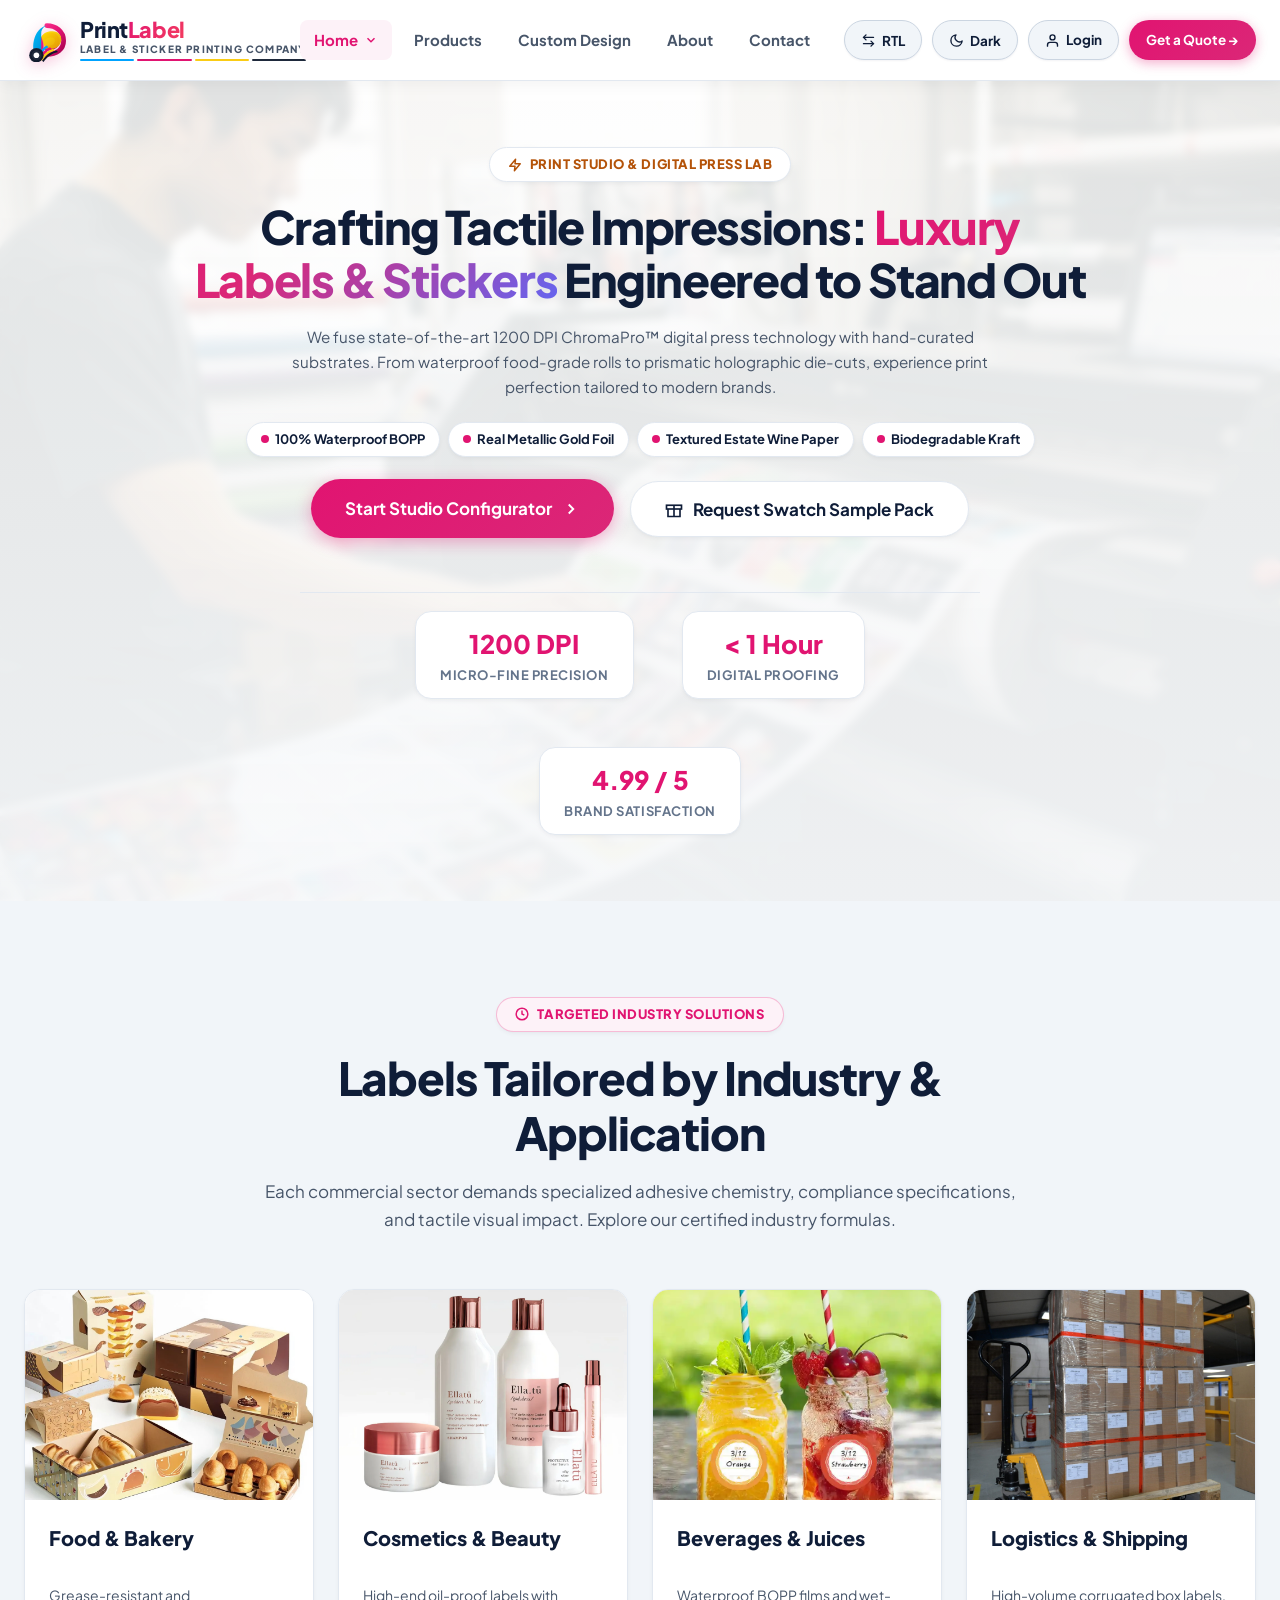
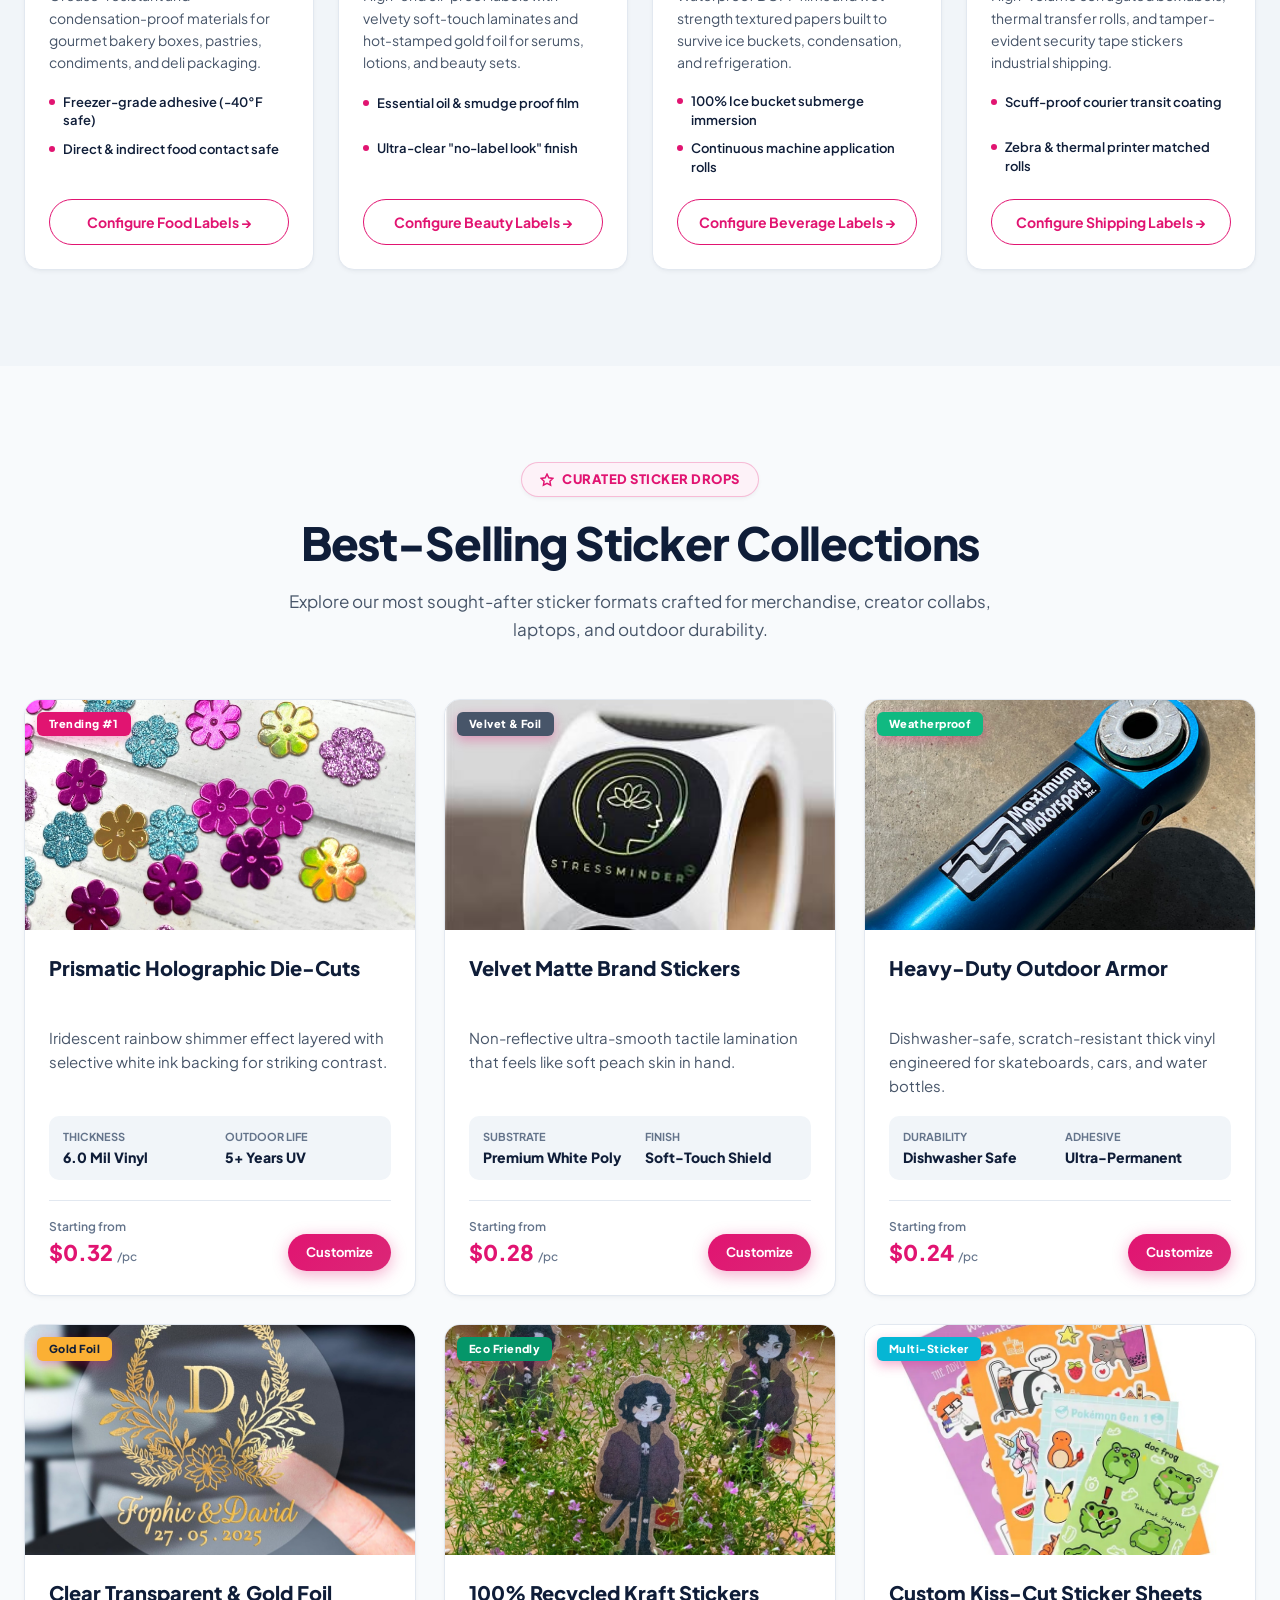
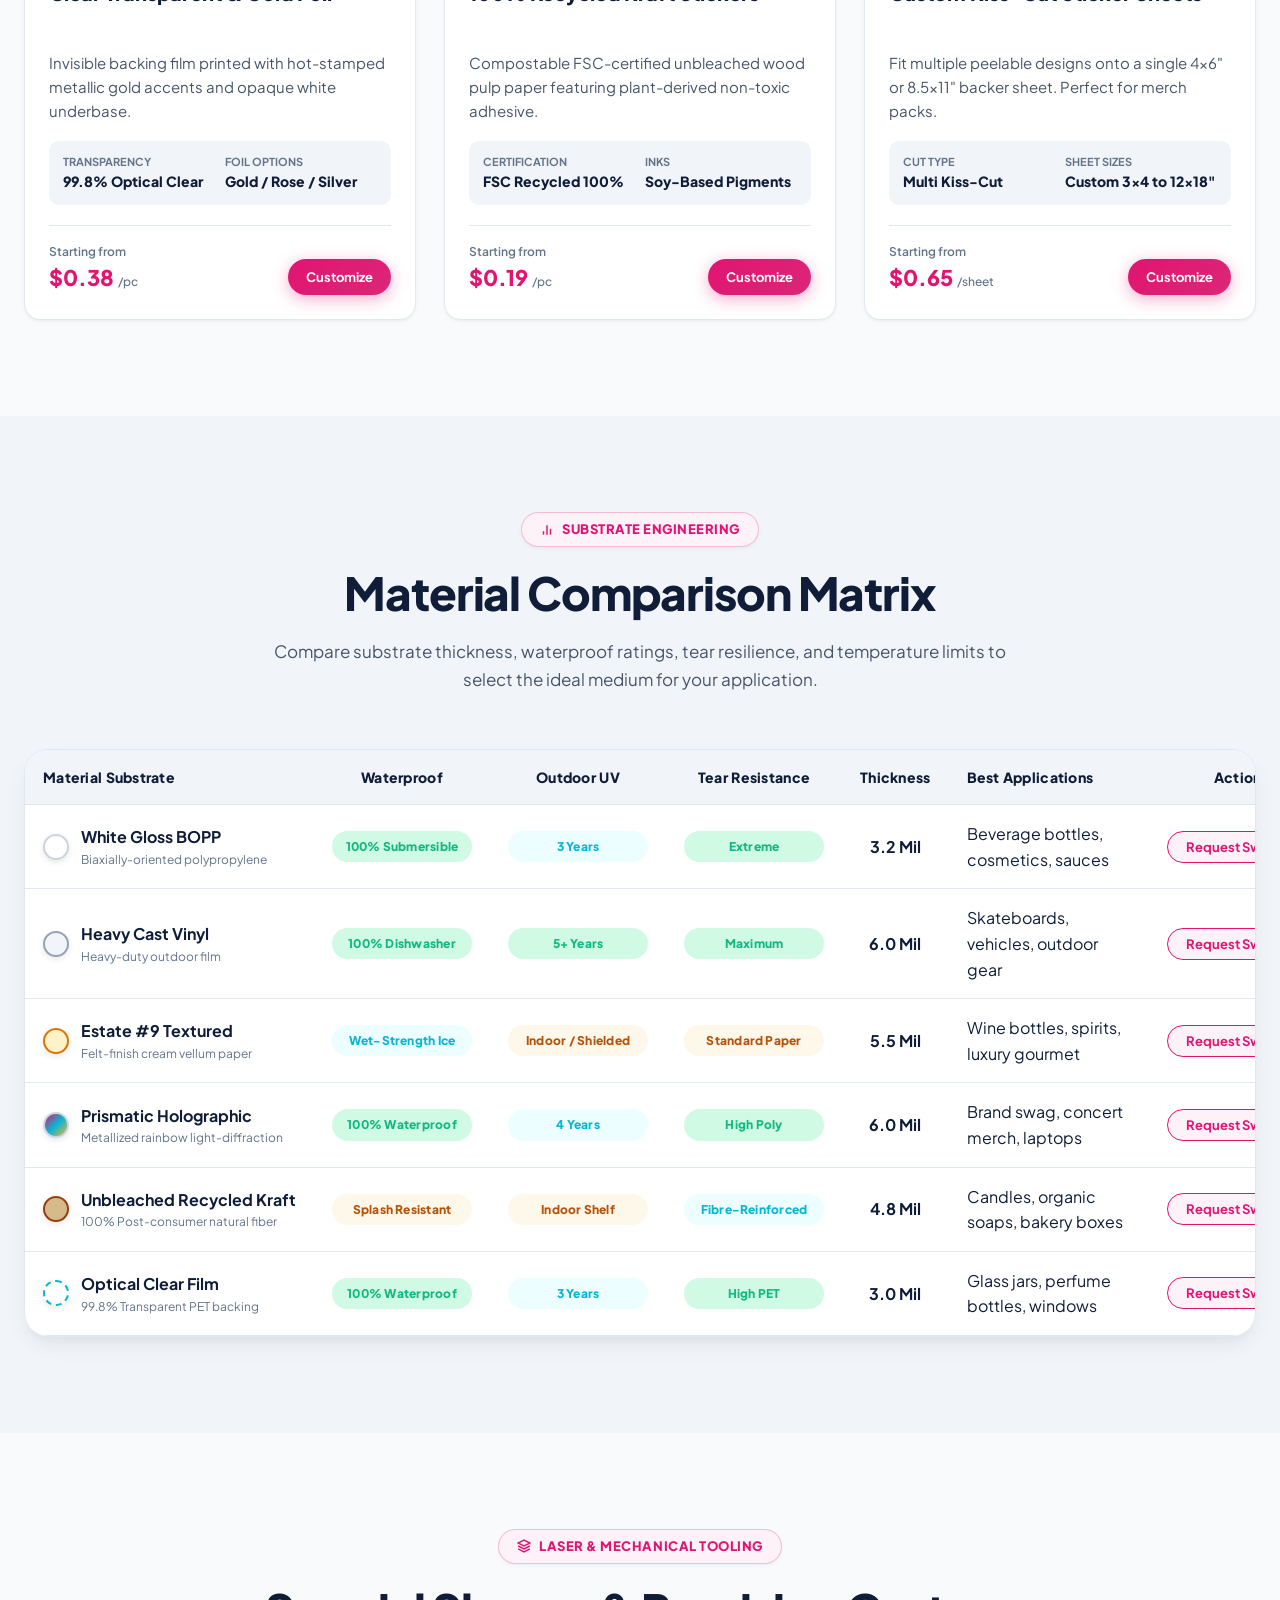
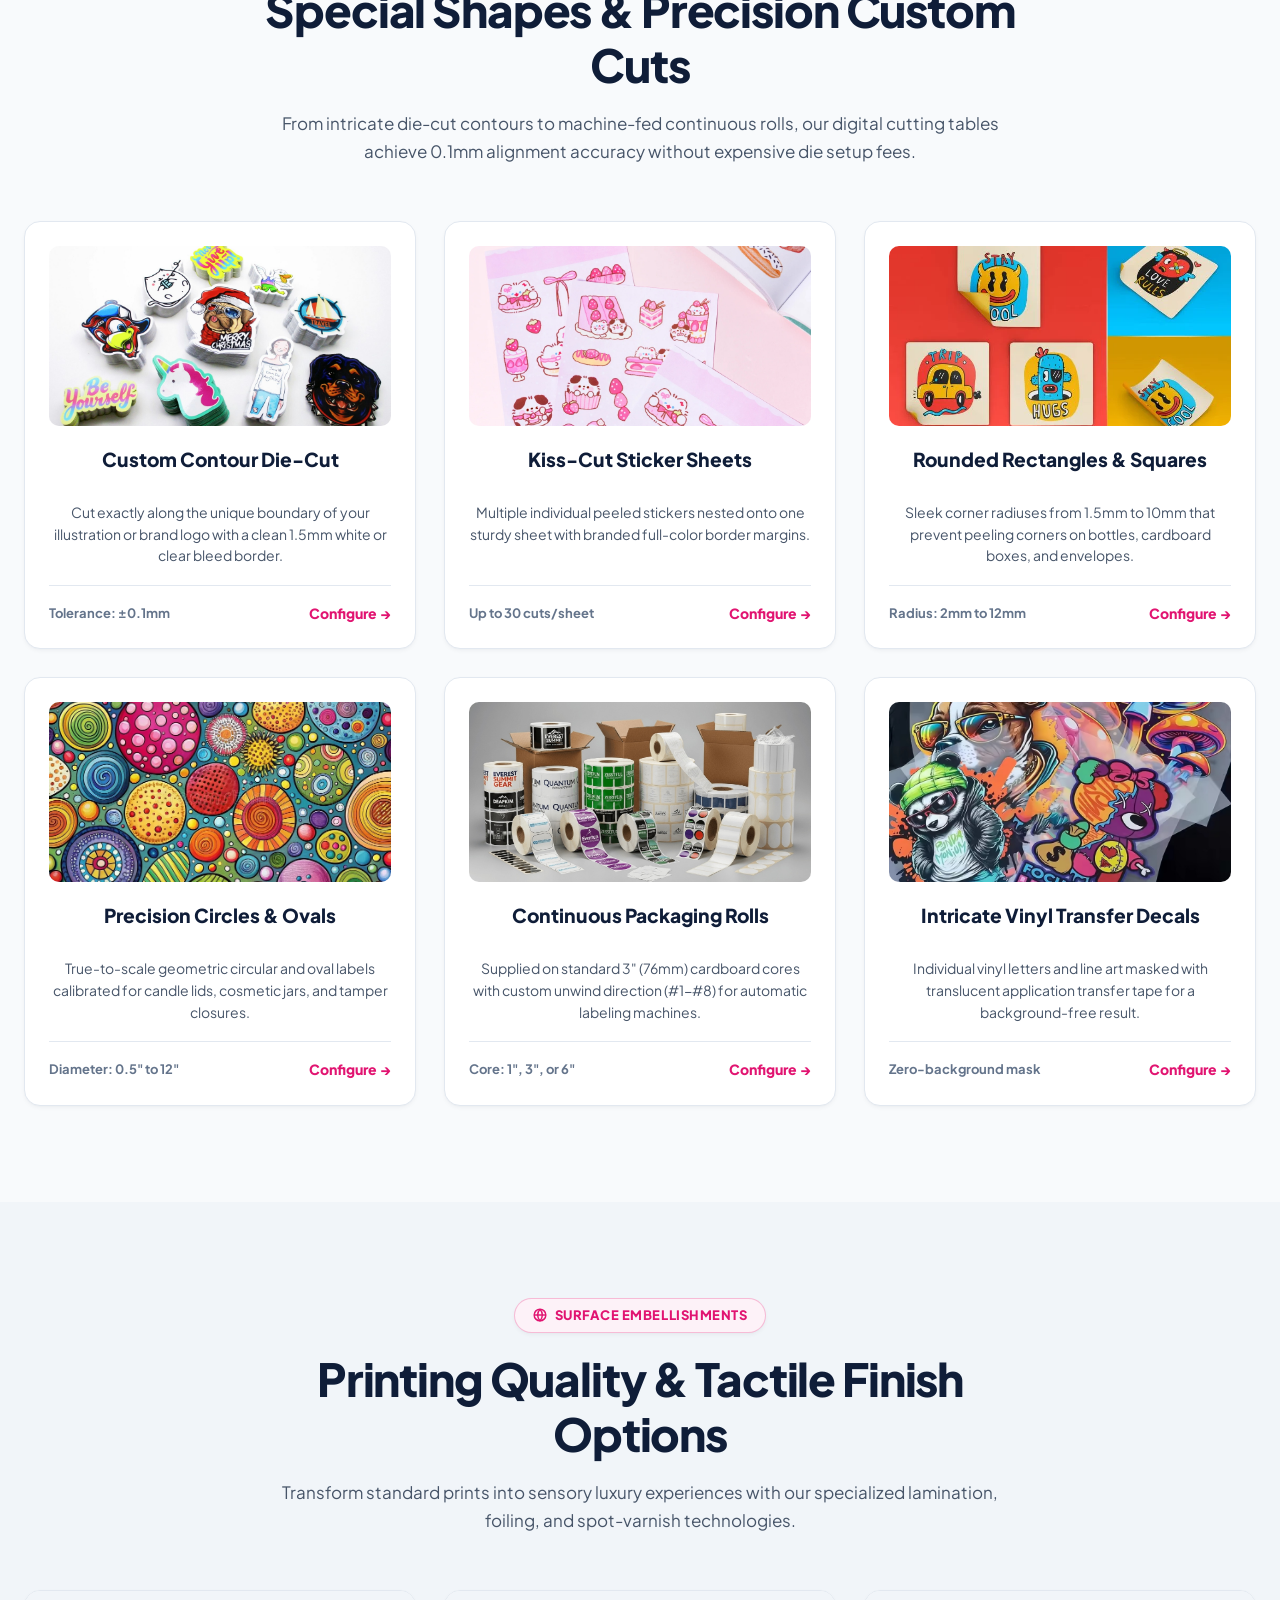
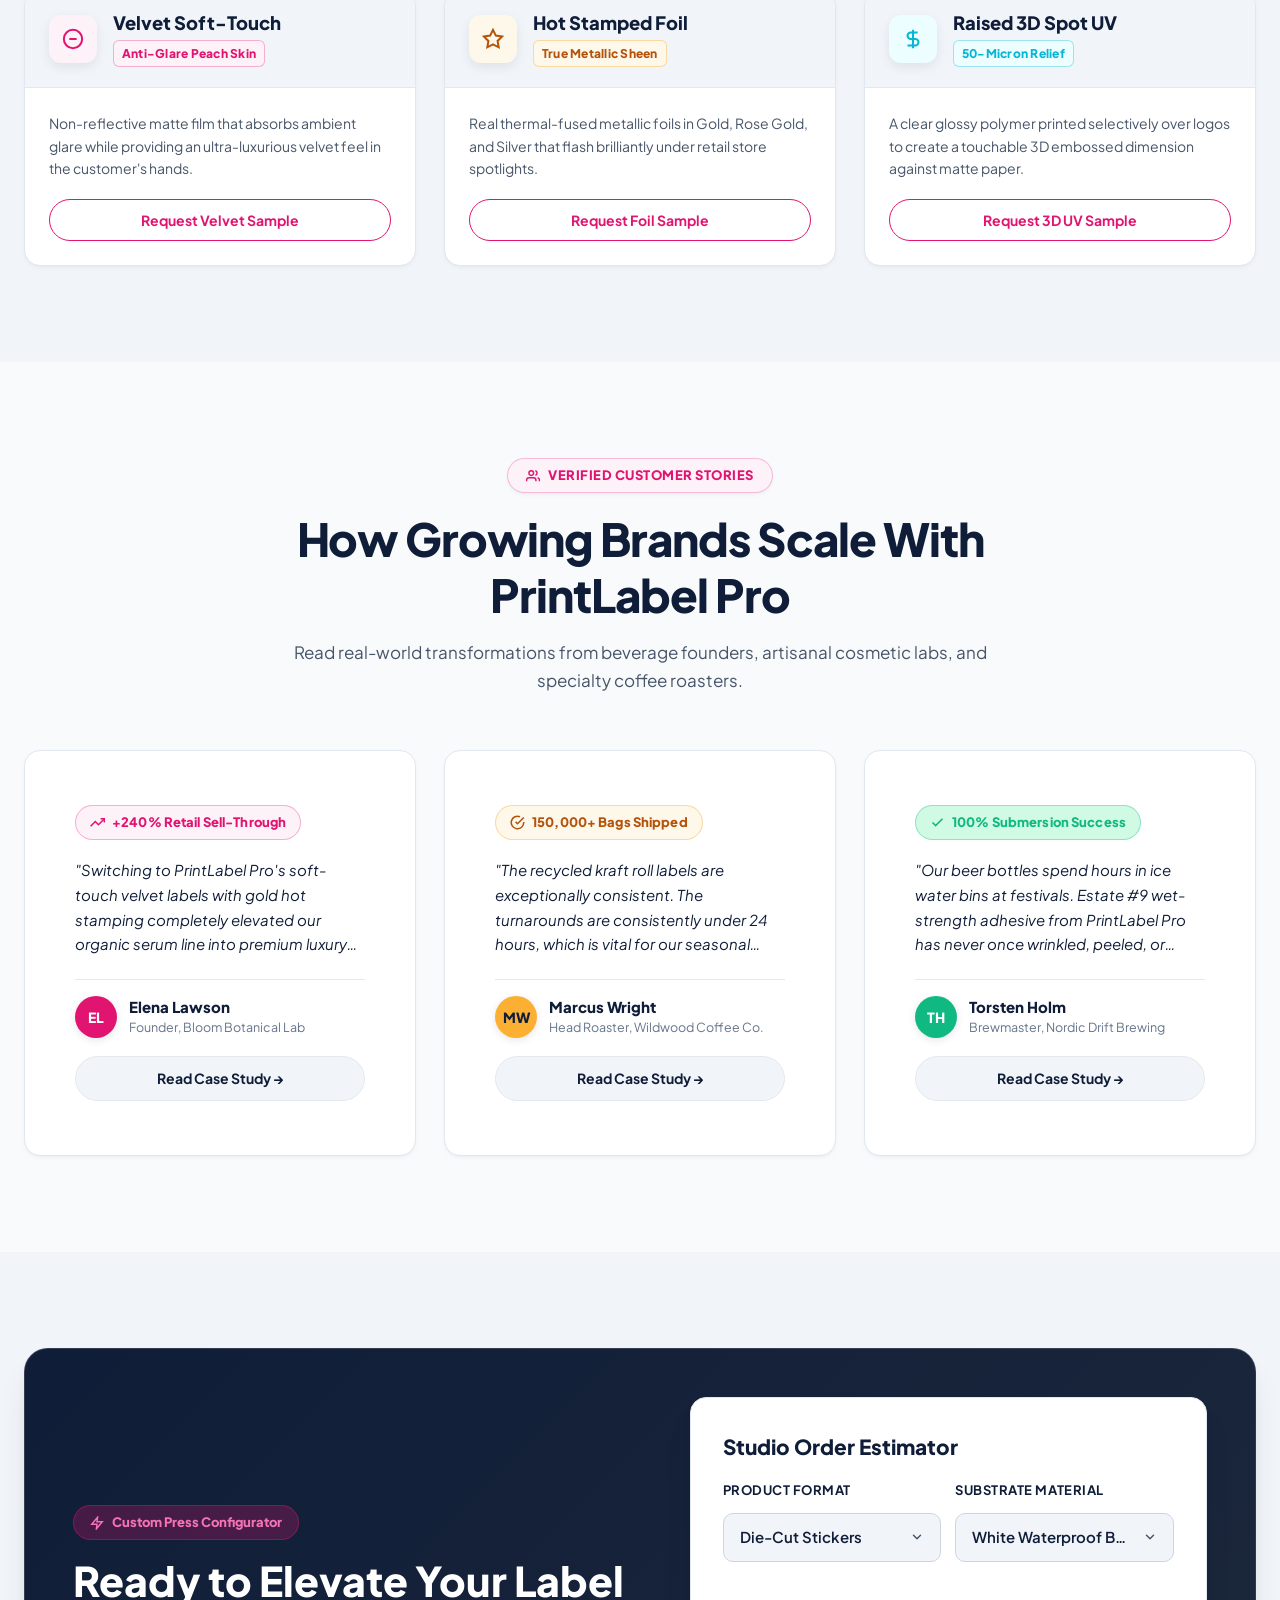
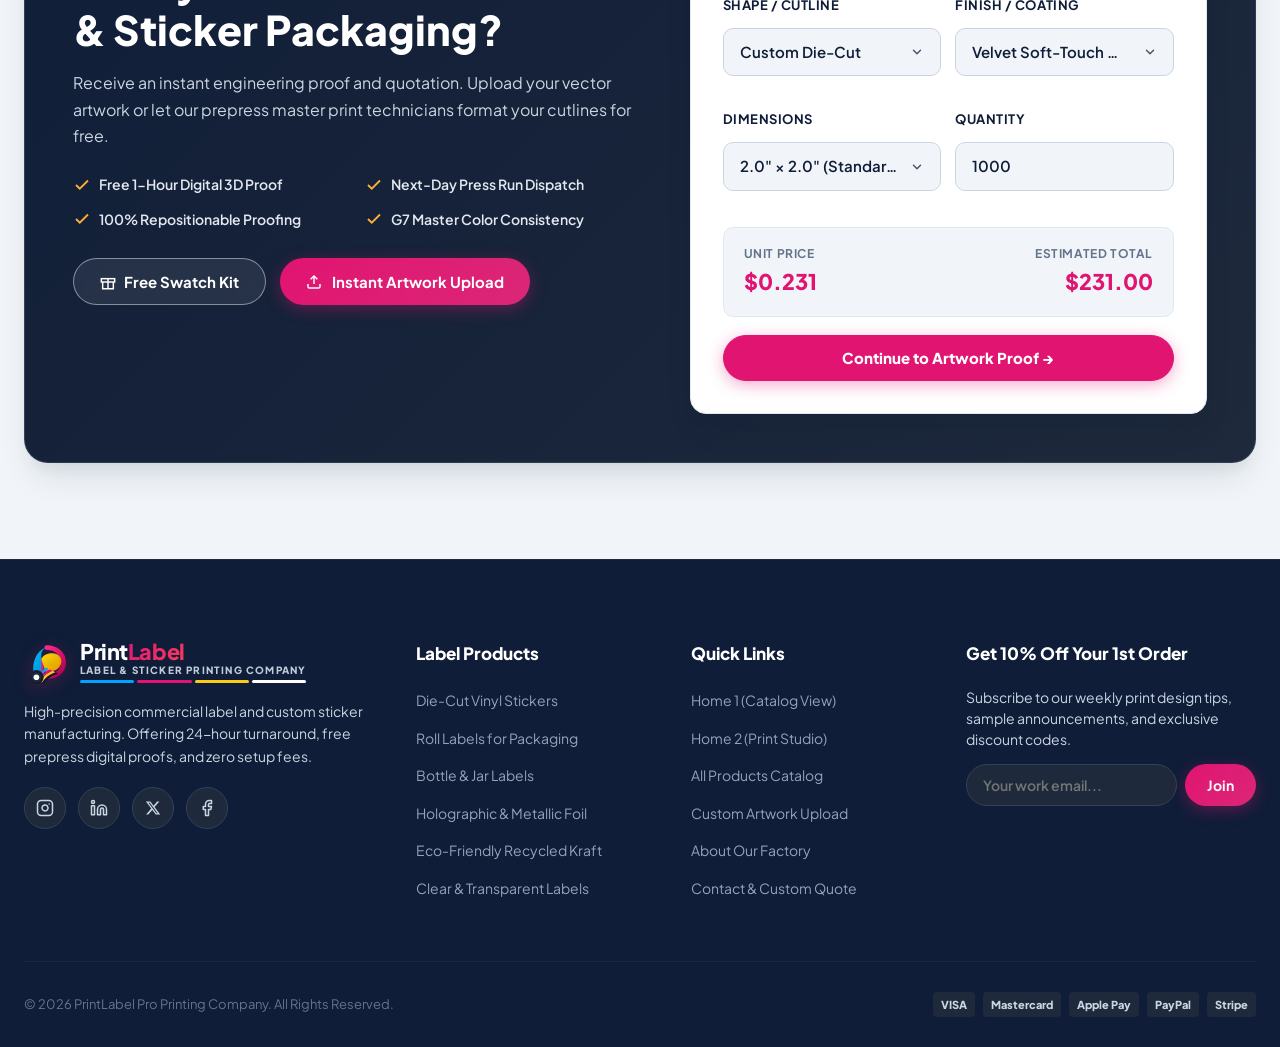
<file: home-2.html>
<!DOCTYPE html>
<html lang="en" data-theme="light" dir="ltr">

<head>
  <meta charset="UTF-8">
  <meta name="viewport" content="width=device-width, initial-scale=1.0">
  <meta name="description"
    content="PrintLabel Pro Studio — Artisanal Digital Press & Custom Sticker Laboratory. High-precision labels by industry, material comparison showcase, custom cutlines, and luxury tactile finishes.">
  <meta name="keywords"
    content="print studio, custom sticker lab, industry packaging labels, holographic sticker collection, waterproof label material comparison, die-cut custom shapes, tactile print finishes">
  <title>PrintLabel Pro | Print Studio & Custom Sticker Collections (Home 2)</title>

  <!-- Main CSS & Responsive CSS -->
  <link rel="stylesheet" href="css/style.css">
  <link rel="stylesheet" href="css/responsive.css">
  <link rel="icon" type="image/svg+xml" href="images/logo-icon.svg">
</head>

<body>

  <!-- ==========================================================================
       PAGE LOADER / PRELOADER
       ========================================================================== -->
  <div id="page-loader" class="page-loader" aria-hidden="true">
    <div class="loader-content">
      <div class="loader-brand-visual">
        <div class="loader-logo-ring">
          <img src="images/logo-icon.svg" alt="PrintLabel Loading" class="loader-logo-icon" width="58" height="58">
          <div class="cmyk-orbit">
            <span class="orbit-dot dot-c"></span>
            <span class="orbit-dot dot-m"></span>
            <span class="orbit-dot dot-y"></span>
            <span class="orbit-dot dot-k"></span>
          </div>
        </div>
        <div class="loader-brand-title">
          Print<span class="loader-magenta">Label</span>
        </div>
        <div class="loader-tagline">LABEL &amp; STICKER PRINTING COMPANY</div>
      </div>

      <div class="loader-progress-track">
        <div class="loader-progress-bar"></div>
      </div>

      <div class="loader-status">
        <span class="loader-pulse-dot"></span>
        <span class="loader-status-text">Loading Print Studio...</span>
      </div>
    </div>
  </div>

  <!-- ==========================================================================
       Main Header & Navigation (Consistent Global Bar with 4 Uniform Action Pills)
       ========================================================================== -->
  <nav class="main-header" aria-label="Main Navigation">
    <div class="container header-inner">

      <!-- Brand Logo -->
      <a href="index.html" class="brand-logo" aria-label="PrintLabel Pro Homepage">
        <img src="images/logo-icon.svg" alt="PrintLabel Logo Mark" class="brand-logo-img" width="44" height="44">
        <div class="brand-name">
          <span class="brand-main">Print<span class="brand-accent">Label</span></span>
          <span class="brand-tagline">Label &amp; Sticker Printing Company</span>
          <span class="brand-cmyk-bar" aria-hidden="true">
            <span class="cmyk-seg c-seg"></span>
            <span class="cmyk-seg m-seg"></span>
            <span class="cmyk-seg y-seg"></span>
            <span class="cmyk-seg k-seg"></span>
          </span>
        </div>
      </a>

      <!-- Desktop & Mobile Nav Menu Drawer -->
      <div class="nav-menu-wrapper" id="nav-menu-wrapper">
        <ul class="nav-menu" id="nav-menu">
          <!-- Home Dropdown: Home 1 & Home 2 -->
          <li class="nav-item-dropdown">
            <a href="home-2.html" class="nav-link active" aria-haspopup="true" aria-expanded="false">
              Home <svg width="14" height="14" viewBox="0 0 24 24" fill="none" stroke="currentColor" stroke-width="2.5">
                <polyline points="6 9 12 15 18 9"></polyline>
              </svg>
            </a>
            <div class="dropdown-menu">
              <a href="index.html" class="dropdown-item">
                <span>Home 1 (Catalog View)</span>
                <span class="badge-tag">Switch</span>
              </a>
              <a href="home-2.html" class="dropdown-item active">
                <span>Home 2 (Studio Presentation)</span>
                <span class="badge-tag">Active</span>
              </a>
            </div>
          </li>

          <!-- Main Pages (Exact Same Uniform Titles Across All Pages) -->
          <li><a href="products.html" class="nav-link">Products</a></li>
          <li><a href="custom-design.html" class="nav-link">Custom Design</a></li>
          <li><a href="about.html" class="nav-link">About</a></li>
          <li><a href="contact.html" class="nav-link">Contact</a></li>
        </ul>

        <!-- Mobile Drawer Action Buttons -->
        <div class="mobile-drawer-actions">
          <div class="mobile-drawer-aux">
            <button class="nav-action-btn mobile-aux-btn theme-toggle-btn-mobile"
              aria-label="Toggle Light and Dark Theme">
              <span class="theme-icon-mobile btn-icon-symbol">
                <svg width="15" height="15" viewBox="0 0 24 24" fill="none" stroke="currentColor" stroke-width="2.2"
                  stroke-linecap="round" stroke-linejoin="round">
                  <path d="M21 12.79A9 9 0 1 1 11.21 3 7 7 0 0 0 21 12.79z"></path>
                </svg>
              </span>
              <span class="theme-text-mobile">Dark</span>
            </button>
            <button class="nav-action-btn mobile-aux-btn rtl-toggle-btn-mobile" aria-label="Toggle RTL">
              <span class="btn-icon-symbol">
                <svg width="15" height="15" viewBox="0 0 24 24" fill="none" stroke="currentColor" stroke-width="2.2">
                  <path d="M8 3L4 7l4 4"></path>
                  <path d="M4 7h16"></path>
                  <path d="M16 21l4-4-4-4"></path>
                  <path d="M20 17H4"></path>
                </svg>
              </span>
              <span class="rtl-text-mobile">RTL</span>
            </button>
            <a href="login.html" class="nav-action-btn mobile-aux-btn">
              <span class="btn-icon-symbol">
                <svg width="15" height="15" viewBox="0 0 24 24" fill="none" stroke="currentColor" stroke-width="2.2"
                  stroke-linecap="round" stroke-linejoin="round">
                  <path d="M20 21v-2a4 4 0 0 0-4-4H8a4 4 0 0 0-4 4v2"></path>
                  <circle cx="12" cy="7" r="4"></circle>
                </svg>
              </span>
              <span>Login</span>
            </a>
          </div>
          <a href="#custom-quote" class="btn btn-primary btn-md mobile-cta-btn">
            <span>Get a Quote →</span>
          </a>
        </div>
      </div>

      <!-- Header Actions -->
      <div class="header-actions">
        <!-- 1. RTL Toggle Button (Desktop) -->
        <button id="rtl-toggle-btn" class="nav-action-btn desktop-action-btn"
          aria-label="Toggle Layout Direction RTL LTR">
          <span class="btn-icon-symbol">
            <svg width="15" height="15" viewBox="0 0 24 24" fill="none" stroke="currentColor" stroke-width="2.2"
              stroke-linecap="round" stroke-linejoin="round">
              <path d="M8 3L4 7l4 4"></path>
              <path d="M4 7h16"></path>
              <path d="M16 21l4-4-4-4"></path>
              <path d="M20 17H4"></path>
            </svg>
          </span>
          <span id="rtl-text">RTL</span>
        </button>

        <!-- 2. Light / Dark Mode Toggle Button (Desktop) -->
        <button id="theme-toggle-btn" class="nav-action-btn desktop-action-btn"
          aria-label="Toggle Light and Dark Theme">
          <span id="theme-icon" class="btn-icon-symbol">
            <svg width="15" height="15" viewBox="0 0 24 24" fill="none" stroke="currentColor" stroke-width="2.2"
              stroke-linecap="round" stroke-linejoin="round">
              <path d="M21 12.79A9 9 0 1 1 11.21 3 7 7 0 0 0 21 12.79z"></path>
            </svg>
          </span>
          <span id="theme-text">Dark</span>
        </button>

        <!-- 3. Login Button (Desktop) -->
        <a href="login.html" class="nav-action-btn desktop-action-btn" aria-label="Login / Sign Up">
          <span class="btn-icon-symbol">
            <svg width="15" height="15" viewBox="0 0 24 24" fill="none" stroke="currentColor" stroke-width="2.2"
              stroke-linecap="round" stroke-linejoin="round">
              <path d="M20 21v-2a4 4 0 0 0-4-4H8a4 4 0 0 0-4 4v2"></path>
              <circle cx="12" cy="7" r="4"></circle>
            </svg>
          </span>
          <span>Login</span>
        </a>

        <!-- 4. CTA Button (Desktop) -->
        <a href="#custom-quote" class="nav-action-btn nav-action-cta desktop-action-btn">
          <span>Get a Quote →</span>
        </a>

        <!-- Mobile / Tablet Menu Toggle Button -->
        <button class="menu-toggle-btn mobile-toggle" id="menu-toggle-btn" aria-label="Open Navigation Menu"
          aria-expanded="false">
          <svg class="hamburger-icon" width="22" height="22" viewBox="0 0 24 24" fill="none" stroke="currentColor"
            stroke-width="2.2" stroke-linecap="round" stroke-linejoin="round">
            <line x1="3" y1="12" x2="21" y2="12"></line>
            <line x1="3" y1="6" x2="21" y2="6"></line>
            <line x1="3" y1="18" x2="21" y2="18"></line>
          </svg>
          <svg class="close-icon" width="22" height="22" viewBox="0 0 24 24" fill="none" stroke="currentColor"
            stroke-width="2.2" stroke-linecap="round" stroke-linejoin="round" style="display:none;">
            <line x1="18" y1="6" x2="6" y2="18"></line>
            <line x1="6" y1="6" x2="18" y2="18"></line>
          </svg>
        </button>
      </div>

    </div>
  </nav>

  <main>
    <!-- ==========================================================================
         SECTION 1: ALTERNATIVE HERO — CREATIVE PRINT STUDIO PRESENTATION
         ========================================================================== -->
    <section class="hero-2-section" id="studio-hero">
      <div class="hero-2-overlay"></div>
      <div class="container hero-2-container">

        <div class="hero-2-centered-content">
          <div class="hero-2-studio-badge">
            <svg width="14" height="14" viewBox="0 0 24 24" fill="none" stroke="currentColor" stroke-width="2.5"
              stroke-linecap="round" stroke-linejoin="round">
              <polygon points="13 2 3 14 12 14 11 22 21 10 12 10 13 2"></polygon>
            </svg>
            <span>Print Studio & Digital Press Lab</span>
          </div>

          <h1 class="hero-2-title">
            Crafting Tactile Impressions: <span class="gradient-text">Luxury Labels & Stickers</span> Engineered to
            Stand Out
          </h1>

          <p class="hero-2-desc">
            We fuse state-of-the-art 1200 DPI ChromaPro™ digital press technology with hand-curated substrates. From
            waterproof food-grade rolls to prismatic holographic die-cuts, experience print perfection tailored to
            modern brands.
          </p>

          <!-- Quick Substrate Feature Chips -->
          <div class="studio-pill-chips">
            <span class="studio-chip"><span class="studio-chip-dot"></span> 100% Waterproof BOPP</span>
            <span class="studio-chip"><span class="studio-chip-dot"></span> Real Metallic Gold Foil</span>
            <span class="studio-chip"><span class="studio-chip-dot"></span> Textured Estate Wine Paper</span>
            <span class="studio-chip"><span class="studio-chip-dot"></span> Biodegradable Kraft</span>
          </div>

          <!-- Action Buttons -->
          <div class="hero-cta-group">
            <a href="#custom-quote" class="btn btn-primary btn-lg">
              <span>Start Studio Configurator</span>
              <svg width="18" height="18" viewBox="0 0 24 24" fill="none" stroke="currentColor" stroke-width="2.5">
                <polyline points="9 18 15 12 9 6"></polyline>
              </svg>
            </a>
            <button class="btn btn-outline btn-lg" data-modal-target="modal-sample">
              <svg width="18" height="18" viewBox="0 0 24 24" fill="none" stroke="currentColor" stroke-width="2.2">
                <polyline points="20 12 20 22 4 22 4 12"></polyline>
                <rect x="2" y="7" width="20" height="5"></rect>
                <line x1="12" y1="22" x2="12" y2="7"></line>
              </svg>
              <span>Request Swatch Sample Pack</span>
            </button>
          </div>

          <!-- Floating Live Stats Row -->
          <div class="hero-2-stats-row">
            <div class="hero-2-stat-item">
              <div class="hero-2-stat-val">1200 DPI</div>
              <div class="hero-2-stat-lbl">Micro-Fine Precision</div>
            </div>
            <div class="hero-2-stat-item">
              <div class="hero-2-stat-val">&lt; 1 Hour</div>
              <div class="hero-2-stat-lbl">Digital Proofing</div>
            </div>
            <div class="hero-2-stat-item">
              <div class="hero-2-stat-val">4.99 / 5</div>
              <div class="hero-2-stat-lbl">Brand Satisfaction</div>
            </div>
          </div>
        </div>

      </div>
    </section>

    <!-- ==========================================================================
         SECTION 2: LABELS BY INDUSTRY (FOOD, COSMETICS, BEVERAGES, LOGISTICS)
         ========================================================================== -->
    <section class="section section-bg" id="industries">
      <div class="container">

        <div class="section-header">
          <div class="section-tag">
            <svg width="14" height="14" viewBox="0 0 24 24" fill="none" stroke="currentColor" stroke-width="2.5">
              <circle cx="12" cy="12" r="10"></circle>
              <polyline points="12 6 12 12 16 14"></polyline>
            </svg>
            <span>Targeted Industry Solutions</span>
          </div>
          <h2 class="section-title">Labels Tailored by Industry & Application</h2>
          <p class="section-description">
            Each commercial sector demands specialized adhesive chemistry, compliance specifications, and tactile visual
            impact. Explore our certified industry formulas.
          </p>
        </div>

        <div class="industry-grid">

          <!-- Industry 1: Food & Bakery -->
          <div class="industry-card">
            <div class="industry-banner">
              <img src="images/industry_bakery_food.jpg" alt="Bakery, Food & Gourmet Packaging Boxes" loading="lazy">
              <span class="industry-pill-tag">FDA Compliant</span>
            </div>
            <div class="industry-card-body">
              <h3 class="industry-title">Food & Bakery</h3>
              <p class="industry-card-desc">
                Grease-resistant and condensation-proof materials for gourmet bakery boxes, pastries, condiments, and
                deli packaging.
              </p>
              <ul class="industry-bullets">
                <li class="industry-bullet-item">
                  <span>Freezer-grade adhesive (-40°F safe)</span>
                </li>
                <li class="industry-bullet-item">
                  <span>Direct & indirect food contact safe</span>
                </li>
              </ul>
              <a href="#custom-quote" class="btn btn-outline btn-sm industry-card-btn">Configure Food Labels →</a>
            </div>
          </div>

          <!-- Industry 2: Cosmetics & Beauty -->
          <div class="industry-card">
            <div class="industry-banner">
              <img src="images/industry_cosmetics_beauty.png" alt="Cosmetics and Skincare Product Labels"
                loading="lazy">
              <span class="industry-pill-tag">Luxury Finishes</span>
            </div>
            <div class="industry-card-body">
              <h3 class="industry-title">Cosmetics & Beauty</h3>
              <p class="industry-card-desc">
                High-end oil-proof labels with velvety soft-touch laminates and hot-stamped gold foil for serums,
                lotions, and beauty sets.
              </p>
              <ul class="industry-bullets">
                <li class="industry-bullet-item">
                  <span>Essential oil & smudge proof film</span>
                </li>
                <li class="industry-bullet-item">
                  <span>Ultra-clear "no-label look" finish</span>
                </li>
              </ul>
              <a href="#custom-quote" class="btn btn-outline btn-sm industry-card-btn">Configure Beauty Labels →</a>
            </div>
          </div>

          <!-- Industry 3: Beverages & Juices -->
          <div class="industry-card">
            <div class="industry-banner">
              <img src="images/industry_beverages.png" alt="Beverage and Cold Juice Jar Labels" loading="lazy">
              <span class="industry-pill-tag">Wet-Strength</span>
            </div>
            <div class="industry-card-body">
              <h3 class="industry-title">Beverages & Juices</h3>
              <p class="industry-card-desc">
                Waterproof BOPP films and wet-strength textured papers built to survive ice buckets, condensation, and
                refrigeration.
              </p>
              <ul class="industry-bullets">
                <li class="industry-bullet-item">
                  <span>100% Ice bucket submerge immersion</span>
                </li>
                <li class="industry-bullet-item">
                  <span>Continuous machine application rolls</span>
                </li>
              </ul>
              <a href="#custom-quote" class="btn btn-outline btn-sm industry-card-btn">Configure Beverage Labels →</a>
            </div>
          </div>

          <!-- Industry 4: Logistics & Shipping -->
          <div class="industry-card">
            <div class="industry-banner">
              <img src="images/industry_shipping_corrugated.jpg"
                alt="Logistics, Corrugated Box Labels and Shipping Solutions" loading="lazy">
              <span class="industry-pill-tag">Heavy Duty</span>
            </div>
            <div class="industry-card-body">
              <h3 class="industry-title">Logistics & Shipping</h3>
              <p class="industry-card-desc">
                High-volume corrugated box labels, thermal transfer rolls, and tamper-evident security tape stickers
                industrial shipping.
              </p>
              <ul class="industry-bullets">
                <li class="industry-bullet-item">
                  <span>Scuff-proof courier transit coating</span>
                </li>
                <li class="industry-bullet-item">
                  <span>Zebra & thermal printer matched rolls</span>
                </li>
              </ul>
              <a href="#custom-quote" class="btn btn-outline btn-sm industry-card-btn">Configure Shipping Labels →</a>
            </div>
          </div>

        </div>

      </div>
    </section>

    <!-- ==========================================================================
         SECTION 3: BEST-SELLING STICKER COLLECTIONS
         ========================================================================== -->
    <section class="section" id="collections">
      <div class="container">

        <div class="section-header">
          <div class="section-tag">
            <svg width="14" height="14" viewBox="0 0 24 24" fill="none" stroke="currentColor" stroke-width="2.5">
              <polygon
                points="12 2 15.09 8.26 22 9.27 17 14.14 18.18 21.02 12 17.77 5.82 21.02 7 14.14 2 9.27 8.91 8.26 12 2">
              </polygon>
            </svg>
            <span>Curated Sticker Drops</span>
          </div>
          <h2 class="section-title">Best-Selling Sticker Collections</h2>
          <p class="section-description">
            Explore our most sought-after sticker formats crafted for merchandise, creator collabs, laptops, and outdoor
            durability.
          </p>
        </div>

        <div class="collection-grid">

          <!-- Collection Card 1 -->
          <div class="collection-card">
            <div class="collection-img-wrap">
              <img src="images/collection_glitter_flower.jpg"
                alt="Prismatic Holographic & Glitter Die-Cut Floral Stickers" loading="lazy">
              <span class="collection-badge">Trending #1</span>
            </div>
            <div class="collection-body">
              <div class="collection-header-row">
                <h3 class="collection-title">Prismatic Holographic Die-Cuts</h3>
              </div>
              <p class="collection-desc">
                Iridescent rainbow shimmer effect layered with selective white ink backing for striking contrast.
              </p>
              <div class="collection-specs-bar">
                <div>
                  <div class="collection-spec-label">Thickness</div>
                  <div class="collection-spec-val">6.0 Mil Vinyl</div>
                </div>
                <div>
                  <div class="collection-spec-label">Outdoor Life</div>
                  <div class="collection-spec-val">5+ Years UV</div>
                </div>
              </div>
              <div class="collection-footer">
                <div>
                  <div class="collection-price-sub">Starting from</div>
                  <div class="collection-price-val">$0.32 <span
                      style="font-size:0.75rem; color:var(--text-muted); font-weight:500;">/pc</span></div>
                </div>
                <a href="#custom-quote" class="btn btn-primary btn-sm">Customize</a>
              </div>
            </div>
          </div>

          <!-- Collection Card 2 -->
          <div class="collection-card">
            <div class="collection-img-wrap">
              <img src="images/collection_foil_roll.png" alt="Velvet Matte and Foil Roll Stickers" loading="lazy">
              <span class="collection-badge" style="background:#475569;">Velvet & Foil</span>
            </div>
            <div class="collection-body">
              <div class="collection-header-row">
                <h3 class="collection-title">Velvet Matte Brand Stickers</h3>
              </div>
              <p class="collection-desc">
                Non-reflective ultra-smooth tactile lamination that feels like soft peach skin in hand.
              </p>
              <div class="collection-specs-bar">
                <div>
                  <div class="collection-spec-label">Substrate</div>
                  <div class="collection-spec-val">Premium White Poly</div>
                </div>
                <div>
                  <div class="collection-spec-label">Finish</div>
                  <div class="collection-spec-val">Soft-Touch Shield</div>
                </div>
              </div>
              <div class="collection-footer">
                <div>
                  <div class="collection-price-sub">Starting from</div>
                  <div class="collection-price-val">$0.28 <span
                      style="font-size:0.75rem; color:var(--text-muted); font-weight:500;">/pc</span></div>
                </div>
                <a href="#custom-quote" class="btn btn-primary btn-sm">Customize</a>
              </div>
            </div>
          </div>

          <!-- Collection Card 3 -->
          <div class="collection-card">
            <div class="collection-img-wrap">
              <img src="images/collection_outdoor_motorsport.png" alt="Heavy-Duty Outdoor Vinyl Motorsport Stickers"
                loading="lazy">
              <span class="collection-badge" style="background:#10b981;">Weatherproof</span>
            </div>
            <div class="collection-body">
              <div class="collection-header-row">
                <h3 class="collection-title">Heavy-Duty Outdoor Armor</h3>
              </div>
              <p class="collection-desc">
                Dishwasher-safe, scratch-resistant thick vinyl engineered for skateboards, cars, and water bottles.
              </p>
              <div class="collection-specs-bar">
                <div>
                  <div class="collection-spec-label">Durability</div>
                  <div class="collection-spec-val">Dishwasher Safe</div>
                </div>
                <div>
                  <div class="collection-spec-label">Adhesive</div>
                  <div class="collection-spec-val">Ultra-Permanent</div>
                </div>
              </div>
              <div class="collection-footer">
                <div>
                  <div class="collection-price-sub">Starting from</div>
                  <div class="collection-price-val">$0.24 <span
                      style="font-size:0.75rem; color:var(--text-muted); font-weight:500;">/pc</span></div>
                </div>
                <a href="#custom-quote" class="btn btn-primary btn-sm">Customize</a>
              </div>
            </div>
          </div>

          <!-- Collection Card 4 -->
          <div class="collection-card">
            <div class="collection-img-wrap">
              <img src="images/collection_clear_gold_foil.jpg"
                alt="Clear Transparent and Gold Foil Custom Monogram Stickers" loading="lazy">
              <span class="collection-badge" style="background:#fbb034; color:#0f1d38;">Gold Foil</span>
            </div>
            <div class="collection-body">
              <div class="collection-header-row">
                <h3 class="collection-title">Clear Transparent & Gold Foil</h3>
              </div>
              <p class="collection-desc">
                Invisible backing film printed with hot-stamped metallic gold accents and opaque white underbase.
              </p>
              <div class="collection-specs-bar">
                <div>
                  <div class="collection-spec-label">Transparency</div>
                  <div class="collection-spec-val">99.8% Optical Clear</div>
                </div>
                <div>
                  <div class="collection-spec-label">Foil Options</div>
                  <div class="collection-spec-val">Gold / Rose / Silver</div>
                </div>
              </div>
              <div class="collection-footer">
                <div>
                  <div class="collection-price-sub">Starting from</div>
                  <div class="collection-price-val">$0.38 <span
                      style="font-size:0.75rem; color:var(--text-muted); font-weight:500;">/pc</span></div>
                </div>
                <a href="#custom-quote" class="btn btn-primary btn-sm">Customize</a>
              </div>
            </div>
          </div>

          <!-- Collection Card 5 -->
          <div class="collection-card">
            <div class="collection-img-wrap">
              <img src="images/collection_kraft_stickers.jpg"
                alt="100 Percent Biodegradable Recycled Kraft Paper Stickers" loading="lazy">
              <span class="collection-badge" style="background:#059669;">Eco Friendly</span>
            </div>
            <div class="collection-body">
              <div class="collection-header-row">
                <h3 class="collection-title">100% Recycled Kraft Stickers</h3>
              </div>
              <p class="collection-desc">
                Compostable FSC-certified unbleached wood pulp paper featuring plant-derived non-toxic adhesive.
              </p>
              <div class="collection-specs-bar">
                <div>
                  <div class="collection-spec-label">Certification</div>
                  <div class="collection-spec-val">FSC Recycled 100%</div>
                </div>
                <div>
                  <div class="collection-spec-label">Inks</div>
                  <div class="collection-spec-val">Soy-Based Pigments</div>
                </div>
              </div>
              <div class="collection-footer">
                <div>
                  <div class="collection-price-sub">Starting from</div>
                  <div class="collection-price-val">$0.19 <span
                      style="font-size:0.75rem; color:var(--text-muted); font-weight:500;">/pc</span></div>
                </div>
                <a href="#custom-quote" class="btn btn-primary btn-sm">Customize</a>
              </div>
            </div>
          </div>

          <!-- Collection Card 6 -->
          <div class="collection-card">
            <div class="collection-img-wrap">
              <img src="images/collection_kisscut_sheets.png" alt="Multi Design Custom Kiss Cut Sticker Sheets"
                loading="lazy">
              <span class="collection-badge" style="background:#06b6d4;">Multi-Sticker</span>
            </div>
            <div class="collection-body">
              <div class="collection-header-row">
                <h3 class="collection-title">Custom Kiss-Cut Sticker Sheets</h3>
              </div>
              <p class="collection-desc">
                Fit multiple peelable designs onto a single 4x6" or 8.5x11" backer sheet. Perfect for merch packs.
              </p>
              <div class="collection-specs-bar">
                <div>
                  <div class="collection-spec-label">Cut Type</div>
                  <div class="collection-spec-val">Multi Kiss-Cut</div>
                </div>
                <div>
                  <div class="collection-spec-label">Sheet Sizes</div>
                  <div class="collection-spec-val">Custom 3x4 to 12x18"</div>
                </div>
              </div>
              <div class="collection-footer">
                <div>
                  <div class="collection-price-sub">Starting from</div>
                  <div class="collection-price-val">$0.65 <span
                      style="font-size:0.75rem; color:var(--text-muted); font-weight:500;">/sheet</span></div>
                </div>
                <a href="#custom-quote" class="btn btn-primary btn-sm">Customize</a>
              </div>
            </div>
          </div>

        </div>

      </div>
    </section>

    <!-- ==========================================================================
         SECTION 4: MATERIAL COMPARISON SHOWCASE
         ========================================================================== -->
    <section class="section section-bg" id="comparison">
      <div class="container">

        <div class="section-header">
          <div class="section-tag">
            <svg width="14" height="14" viewBox="0 0 24 24" fill="none" stroke="currentColor" stroke-width="2.5">
              <line x1="18" y1="20" x2="18" y2="10"></line>
              <line x1="12" y1="20" x2="12" y2="4"></line>
              <line x1="6" y1="20" x2="6" y2="14"></line>
            </svg>
            <span>Substrate Engineering</span>
          </div>
          <h2 class="section-title">Material Comparison Matrix</h2>
          <p class="section-description">
            Compare substrate thickness, waterproof ratings, tear resilience, and temperature limits to select the ideal
            medium for your application.
          </p>
        </div>

        <div class="matrix-container">
          <div class="matrix-table-scroll">
            <table class="matrix-table">
              <thead>
                <tr>
                  <th>Material Substrate</th>
                  <th>Waterproof</th>
                  <th>Outdoor UV</th>
                  <th>Tear Resistance</th>
                  <th>Thickness</th>
                  <th>Best Applications</th>
                  <th>Action</th>
                </tr>
              </thead>
              <tbody>
                <!-- Row 1 -->
                <tr>
                  <td>
                    <div class="matrix-material-cell">
                      <div class="matrix-swatch-dot" style="background:#ffffff; border-color:#cbd5e1;"></div>
                      <div>
                        <strong>White Gloss BOPP</strong>
                        <div style="font-size:0.75rem; color:var(--text-muted);">Biaxially-oriented polypropylene</div>
                      </div>
                    </div>
                  </td>
                  <td><span class="matrix-rating-pill pill-super">100% Submersible</span></td>
                  <td><span class="matrix-rating-pill pill-high">3 Years</span></td>
                  <td><span class="matrix-rating-pill pill-super">Extreme</span></td>
                  <td><strong>3.2 Mil</strong></td>
                  <td>Beverage bottles, cosmetics, sauces</td>
                  <td><button class="btn btn-outline btn-sm" data-modal-target="modal-sample">Request Swatch</button>
                  </td>
                </tr>

                <!-- Row 2 -->
                <tr>
                  <td>
                    <div class="matrix-material-cell">
                      <div class="matrix-swatch-dot" style="background:#f1f5f9; border-color:#94a3b8;"></div>
                      <div>
                        <strong>Heavy Cast Vinyl</strong>
                        <div style="font-size:0.75rem; color:var(--text-muted);">Heavy-duty outdoor film</div>
                      </div>
                    </div>
                  </td>
                  <td><span class="matrix-rating-pill pill-super">100% Dishwasher</span></td>
                  <td><span class="matrix-rating-pill pill-super">5+ Years</span></td>
                  <td><span class="matrix-rating-pill pill-super">Maximum</span></td>
                  <td><strong>6.0 Mil</strong></td>
                  <td>Skateboards, vehicles, outdoor gear</td>
                  <td><button class="btn btn-outline btn-sm" data-modal-target="modal-sample">Request Swatch</button>
                  </td>
                </tr>

                <!-- Row 3 -->
                <tr>
                  <td>
                    <div class="matrix-material-cell">
                      <div class="matrix-swatch-dot" style="background:#fef3c7; border-color:#d97706;"></div>
                      <div>
                        <strong>Estate #9 Textured</strong>
                        <div style="font-size:0.75rem; color:var(--text-muted);">Felt-finish cream vellum paper</div>
                      </div>
                    </div>
                  </td>
                  <td><span class="matrix-rating-pill pill-high">Wet-Strength Ice</span></td>
                  <td><span class="matrix-rating-pill pill-mod">Indoor / Shielded</span></td>
                  <td><span class="matrix-rating-pill pill-mod">Standard Paper</span></td>
                  <td><strong>5.5 Mil</strong></td>
                  <td>Wine bottles, spirits, luxury gourmet</td>
                  <td><button class="btn btn-outline btn-sm" data-modal-target="modal-sample">Request Swatch</button>
                  </td>
                </tr>

                <!-- Row 4 -->
                <tr>
                  <td>
                    <div class="matrix-material-cell">
                      <div class="matrix-swatch-dot"
                        style="background:linear-gradient(135deg, #e11471, #06b6d4, #fbb034);"></div>
                      <div>
                        <strong>Prismatic Holographic</strong>
                        <div style="font-size:0.75rem; color:var(--text-muted);">Metallized rainbow light-diffraction
                        </div>
                      </div>
                    </div>
                  </td>
                  <td><span class="matrix-rating-pill pill-super">100% Waterproof</span></td>
                  <td><span class="matrix-rating-pill pill-high">4 Years</span></td>
                  <td><span class="matrix-rating-pill pill-super">High Poly</span></td>
                  <td><strong>6.0 Mil</strong></td>
                  <td>Brand swag, concert merch, laptops</td>
                  <td><button class="btn btn-outline btn-sm" data-modal-target="modal-sample">Request Swatch</button>
                  </td>
                </tr>

                <!-- Row 5 -->
                <tr>
                  <td>
                    <div class="matrix-material-cell">
                      <div class="matrix-swatch-dot" style="background:#d7ba89; border-color:#92400e;"></div>
                      <div>
                        <strong>Unbleached Recycled Kraft</strong>
                        <div style="font-size:0.75rem; color:var(--text-muted);">100% Post-consumer natural fiber</div>
                      </div>
                    </div>
                  </td>
                  <td><span class="matrix-rating-pill pill-mod">Splash Resistant</span></td>
                  <td><span class="matrix-rating-pill pill-mod">Indoor Shelf</span></td>
                  <td><span class="matrix-rating-pill pill-high">Fibre-Reinforced</span></td>
                  <td><strong>4.8 Mil</strong></td>
                  <td>Candles, organic soaps, bakery boxes</td>
                  <td><button class="btn btn-outline btn-sm" data-modal-target="modal-sample">Request Swatch</button>
                  </td>
                </tr>

                <!-- Row 6 -->
                <tr>
                  <td>
                    <div class="matrix-material-cell">
                      <div class="matrix-swatch-dot"
                        style="background:rgba(255,255,255,0.3); border:2px dashed #06b6d4;"></div>
                      <div>
                        <strong>Optical Clear Film</strong>
                        <div style="font-size:0.75rem; color:var(--text-muted);">99.8% Transparent PET backing</div>
                      </div>
                    </div>
                  </td>
                  <td><span class="matrix-rating-pill pill-super">100% Waterproof</span></td>
                  <td><span class="matrix-rating-pill pill-high">3 Years</span></td>
                  <td><span class="matrix-rating-pill pill-super">High PET</span></td>
                  <td><strong>3.0 Mil</strong></td>
                  <td>Glass jars, perfume bottles, windows</td>
                  <td><button class="btn btn-outline btn-sm" data-modal-target="modal-sample">Request Swatch</button>
                  </td>
                </tr>
              </tbody>
            </table>
          </div>
        </div>

      </div>
    </section>

    <!-- ==========================================================================
         SECTION 5: SPECIAL SHAPES AND CUSTOM CUTS
         ========================================================================== -->
    <section class="section" id="shapes">
      <div class="container">

        <div class="section-header">
          <div class="section-tag">
            <svg width="14" height="14" viewBox="0 0 24 24" fill="none" stroke="currentColor" stroke-width="2.5">
              <polygon points="12 2 2 7 12 12 22 7 12 2"></polygon>
              <polyline points="2 17 12 22 22 17"></polyline>
              <polyline points="2 12 12 17 22 12"></polyline>
            </svg>
            <span>Laser & Mechanical Tooling</span>
          </div>
          <h2 class="section-title">Special Shapes & Precision Custom Cuts</h2>
          <p class="section-description">
            From intricate die-cut contours to machine-fed continuous rolls, our digital cutting tables achieve 0.1mm
            alignment accuracy without expensive die setup fees.
          </p>
        </div>

        <div class="shapes-2-grid">

          <!-- Shape 1 -->
          <div class="shape-2-card">
            <div class="shape-2-visual-box shape-2-img-box">
              <img src="images/shapes_diecut_contours.png" alt="Stacks of Custom Contour Die-Cut Vinyl Stickers"
                loading="lazy">
            </div>
            <h3 class="shape-2-title">Custom Contour Die-Cut</h3>
            <p class="shape-2-desc">
              Cut exactly along the unique boundary of your illustration or brand logo with a clean 1.5mm white or clear
              bleed border.
            </p>
            <div class="shape-2-meta">
              <span class="shape-2-spec">Tolerance: ±0.1mm</span>
              <a href="#custom-quote" class="shape-2-link">Configure →</a>
            </div>
          </div>

          <!-- Shape 2 -->
          <div class="shape-2-card">
            <div class="shape-2-visual-box shape-2-img-box">
              <img src="images/shapes_kisscut_sheets.jpg" alt="Aesthetic Kiss-Cut Pastry & Swag Sticker Sheets"
                loading="lazy">
            </div>
            <h3 class="shape-2-title">Kiss-Cut Sticker Sheets</h3>
            <p class="shape-2-desc">
              Multiple individual peeled stickers nested onto one sturdy sheet with branded full-color border margins.
            </p>
            <div class="shape-2-meta">
              <span class="shape-2-spec">Up to 30 cuts/sheet</span>
              <a href="#custom-quote" class="shape-2-link">Configure →</a>
            </div>
          </div>

          <!-- Shape 3 -->
          <div class="shape-2-card">
            <div class="shape-2-visual-box shape-2-img-box">
              <img src="images/shapes_rounded_rectangles.png" alt="Rounded Rectangles and Square Stickers"
                loading="lazy">
            </div>
            <h3 class="shape-2-title">Rounded Rectangles & Squares</h3>
            <p class="shape-2-desc">
              Sleek corner radiuses from 1.5mm to 10mm that prevent peeling corners on bottles, cardboard boxes, and
              envelopes.
            </p>
            <div class="shape-2-meta">
              <span class="shape-2-spec">Radius: 2mm to 12mm</span>
              <a href="#custom-quote" class="shape-2-link">Configure →</a>
            </div>
          </div>

          <!-- Shape 4 -->
          <div class="shape-2-card">
            <div class="shape-2-visual-box shape-2-img-box">
              <img src="images/shapes_circles_ovals.jpg" alt="Precision Circles and Oval Cut Labels" loading="lazy">
            </div>
            <h3 class="shape-2-title">Precision Circles & Ovals</h3>
            <p class="shape-2-desc">
              True-to-scale geometric circular and oval labels calibrated for candle lids, cosmetic jars, and tamper
              closures.
            </p>
            <div class="shape-2-meta">
              <span class="shape-2-spec">Diameter: 0.5" to 12"</span>
              <a href="#custom-quote" class="shape-2-link">Configure →</a>
            </div>
          </div>

          <!-- Shape 5 -->
          <div class="shape-2-card">
            <div class="shape-2-visual-box shape-2-img-box">
              <img src="images/shapes_packaging_rolls.jpg" alt="Continuous Packaging Rolls for Machine Application"
                loading="lazy">
            </div>
            <h3 class="shape-2-title">Continuous Packaging Rolls</h3>
            <p class="shape-2-desc">
              Supplied on standard 3" (76mm) cardboard cores with custom unwind direction (#1-#8) for automatic labeling
              machines.
            </p>
            <div class="shape-2-meta">
              <span class="shape-2-spec">Core: 1", 3", or 6"</span>
              <a href="#custom-quote" class="shape-2-link">Configure →</a>
            </div>
          </div>

          <!-- Shape 6 -->
          <div class="shape-2-card">
            <div class="shape-2-visual-box shape-2-img-box">
              <img src="images/shapes_transfer_decals.jpg" alt="Intricate Vinyl Transfer Decals with Mask Tape"
                loading="lazy">
            </div>
            <h3 class="shape-2-title">Intricate Vinyl Transfer Decals</h3>
            <p class="shape-2-desc">
              Individual vinyl letters and line art masked with translucent application transfer tape for a
              background-free result.
            </p>
            <div class="shape-2-meta">
              <span class="shape-2-spec">Zero-background mask</span>
              <a href="#custom-quote" class="shape-2-link">Configure →</a>
            </div>
          </div>

        </div>

      </div>
    </section>

    <!-- ==========================================================================
         SECTION 6: PRINTING QUALITY AND FINISH OPTIONS
         ========================================================================== -->
    <section class="section section-bg" id="finishes">
      <div class="container">

        <div class="section-header">
          <div class="section-tag">
            <svg width="14" height="14" viewBox="0 0 24 24" fill="none" stroke="currentColor" stroke-width="2.5">
              <circle cx="12" cy="12" r="10"></circle>
              <path d="M12 2a14.5 14.5 0 0 0 0 20 14.5 14.5 0 0 0 0-20"></path>
              <path d="M2 12h20"></path>
            </svg>
            <span>Surface Embellishments</span>
          </div>
          <h2 class="section-title">Printing Quality & Tactile Finish Options</h2>
          <p class="section-description">
            Transform standard prints into sensory luxury experiences with our specialized lamination, foiling, and
            spot-varnish technologies.
          </p>
        </div>

        <div class="quality-showcase-grid">

          <!-- Finish 1 -->
          <div class="finish-2-card">
            <div class="finish-2-badge-bar">
              <div class="finish-2-icon" style="background: var(--color-primary-light); color: var(--color-primary);">
                <svg width="22" height="22" viewBox="0 0 24 24" fill="none" stroke="currentColor" stroke-width="2.2">
                  <circle cx="12" cy="12" r="10"></circle>
                  <path d="M8 12h8"></path>
                </svg>
              </div>
              <div>
                <h3 class="finish-2-title">Velvet Soft-Touch</h3>
                <span class="finish-2-subbadge"
                  style="background: var(--color-primary-light); color: var(--color-primary); border: 1px solid rgba(225,20,113,0.3);">Anti-Glare
                  Peach Skin</span>
              </div>
            </div>
            <div class="finish-2-body">
              <p class="finish-2-desc">
                Non-reflective matte film that absorbs ambient glare while providing an ultra-luxurious velvet feel in
                the customer's hands.
              </p>
              <button class="btn btn-outline btn-sm finish-2-btn" data-modal-target="modal-sample">Request Velvet
                Sample</button>
            </div>
          </div>

          <!-- Finish 2 -->
          <div class="finish-2-card">
            <div class="finish-2-badge-bar">
              <div class="finish-2-icon" style="background: var(--color-accent-light); color: #b45309;">
                <svg width="22" height="22" viewBox="0 0 24 24" fill="none" stroke="currentColor" stroke-width="2.2">
                  <polygon
                    points="12 2 15.09 8.26 22 9.27 17 14.14 18.18 21.02 12 17.77 5.82 21.02 7 14.14 2 9.27 8.91 8.26 12 2">
                  </polygon>
                </svg>
              </div>
              <div>
                <h3 class="finish-2-title">Hot Stamped Foil</h3>
                <span class="finish-2-subbadge"
                  style="background: var(--color-accent-light); color: #b45309; border: 1px solid rgba(245,158,11,0.35);">True
                  Metallic Sheen</span>
              </div>
            </div>
            <div class="finish-2-body">
              <p class="finish-2-desc">
                Real thermal-fused metallic foils in Gold, Rose Gold, and Silver that flash brilliantly under retail
                store spotlights.
              </p>
              <button class="btn btn-outline btn-sm finish-2-btn" data-modal-target="modal-sample">Request Foil
                Sample</button>
            </div>
          </div>

          <!-- Finish 3 -->
          <div class="finish-2-card">
            <div class="finish-2-badge-bar">
              <div class="finish-2-icon" style="background: var(--color-cyan-light); color: var(--color-cyan);">
                <svg width="22" height="22" viewBox="0 0 24 24" fill="none" stroke="currentColor" stroke-width="2.2">
                  <path d="M12 2v20M17 5H9.5a3.5 3.5 0 0 0 0 7h5a3.5 3.5 0 0 1 0 7H6"></path>
                </svg>
              </div>
              <div>
                <h3 class="finish-2-title">Raised 3D Spot UV</h3>
                <span class="finish-2-subbadge"
                  style="background: var(--color-cyan-light); color: var(--color-cyan); border: 1px solid rgba(6,182,212,0.35);">50-Micron
                  Relief</span>
              </div>
            </div>
            <div class="finish-2-body">
              <p class="finish-2-desc">
                A clear glossy polymer printed selectively over logos to create a touchable 3D embossed dimension
                against matte paper.
              </p>
              <button class="btn btn-outline btn-sm finish-2-btn" data-modal-target="modal-sample">Request 3D UV
                Sample</button>
            </div>
          </div>

        </div>

      </div>
    </section>

    <!-- ==========================================================================
         SECTION 7: CUSTOMER USE CASES / TESTIMONIALS
         ========================================================================== -->
    <section class="section" id="stories">
      <div class="container">

        <div class="section-header">
          <div class="section-tag">
            <svg width="14" height="14" viewBox="0 0 24 24" fill="none" stroke="currentColor" stroke-width="2.5">
              <path d="M17 21v-2a4 4 0 0 0-4-4H5a4 4 0 0 0-4 4v2"></path>
              <circle cx="9" cy="7" r="4"></circle>
              <path d="M23 21v-2a4 4 0 0 0-3-3.87"></path>
              <path d="M16 3.13a4 4 0 0 1 0 7.75"></path>
            </svg>
            <span>Verified Customer Stories</span>
          </div>
          <h2 class="section-title">How Growing Brands Scale With PrintLabel Pro</h2>
          <p class="section-description">
            Read real-world transformations from beverage founders, artisanal cosmetic labs, and specialty coffee
            roasters.
          </p>
        </div>

        <div class="story-grid">

          <!-- Case 1 -->
          <div class="story-card">
            <div class="story-body">
              <div class="story-metric-badge"
                style="background: var(--color-primary-light); color: var(--color-primary); border: 1px solid rgba(225,20,113,0.3);">
                <svg width="15" height="15" viewBox="0 0 24 24" fill="none" stroke="currentColor" stroke-width="2.5">
                  <polyline points="23 6 13.5 15.5 8.5 10.5 1 18"></polyline>
                  <polyline points="17 6 23 6 23 12"></polyline>
                </svg>
                <span>+240% Retail Sell-Through</span>
              </div>
              <p class="story-quote">
                "Switching to PrintLabel Pro's soft-touch velvet labels with gold hot stamping completely elevated our
                organic serum line into premium luxury department stores."
              </p>
              <div class="story-author-row">
                <div class="story-avatar" style="background: var(--color-primary); color: #ffffff;">
                  EL
                </div>
                <div>
                  <div class="story-author-name">Elena Lawson</div>
                  <div class="story-author-role">Founder, Bloom Botanical Lab</div>
                </div>
              </div>
              <a href="about.html" class="story-btn">Read Case Study →</a>
            </div>
          </div>

          <!-- Case 2 -->
          <div class="story-card">
            <div class="story-body">
              <div class="story-metric-badge"
                style="background: var(--color-accent-light); color: #b45309; border: 1px solid rgba(245,158,11,0.35);">
                <svg width="15" height="15" viewBox="0 0 24 24" fill="none" stroke="currentColor" stroke-width="2.5">
                  <path d="M22 11.08V12a10 10 0 1 1-5.93-9.14"></path>
                  <polyline points="22 4 12 14.01 9 11.01"></polyline>
                </svg>
                <span>150,000+ Bags Shipped</span>
              </div>
              <p class="story-quote">
                "The recycled kraft roll labels are exceptionally consistent. The turnarounds are consistently under 24
                hours, which is vital for our seasonal single-origin roast batches."
              </p>
              <div class="story-author-row">
                <div class="story-avatar" style="background: var(--color-accent); color: #0f1d38;">
                  MW
                </div>
                <div>
                  <div class="story-author-name">Marcus Wright</div>
                  <div class="story-author-role">Head Roaster, Wildwood Coffee Co.</div>
                </div>
              </div>
              <a href="about.html" class="story-btn">Read Case Study →</a>
            </div>
          </div>

          <!-- Case 3 -->
          <div class="story-card">
            <div class="story-body">
              <div class="story-metric-badge"
                style="background: var(--color-emerald-light); color: var(--color-emerald); border: 1px solid rgba(16,185,129,0.35);">
                <svg width="15" height="15" viewBox="0 0 24 24" fill="none" stroke="currentColor" stroke-width="2.5">
                  <polyline points="20 6 9 17 4 12"></polyline>
                </svg>
                <span>100% Submersion Success</span>
              </div>
              <p class="story-quote">
                "Our beer bottles spend hours in ice water bins at festivals. Estate #9 wet-strength adhesive from
                PrintLabel Pro has never once wrinkled, peeled, or slipped off."
              </p>
              <div class="story-author-row">
                <div class="story-avatar" style="background: var(--color-emerald); color: #ffffff;">
                  TH
                </div>
                <div>
                  <div class="story-author-name">Torsten Holm</div>
                  <div class="story-author-role">Brewmaster, Nordic Drift Brewing</div>
                </div>
              </div>
              <a href="about.html" class="story-btn">Read Case Study →</a>
            </div>
          </div>

        </div>

      </div>
    </section>

    <!-- ==========================================================================
         SECTION 8: FINAL CUSTOM QUOTE CTA
         ========================================================================== -->
    <section class="section section-bg" id="custom-quote">
      <div class="container">

        <div class="quote-2-box">
          <div class="quote-2-grid">

            <!-- Left Info Side -->
            <div>
              <div class="quote-2-tag">
                <svg width="14" height="14" viewBox="0 0 24 24" fill="none" stroke="currentColor" stroke-width="2.5">
                  <polygon points="13 2 3 14 12 14 11 22 21 10 12 10 13 2"></polygon>
                </svg>
                <span>Custom Press Configurator</span>
              </div>

              <h2 class="quote-2-title">Ready to Elevate Your Label & Sticker Packaging?</h2>

              <p class="quote-2-desc">
                Receive an instant engineering proof and quotation. Upload your vector artwork or let our prepress
                master print technicians format your cutlines for free.
              </p>

              <div class="quote-2-perks">
                <div class="quote-2-perk">
                  <svg width="18" height="18" viewBox="0 0 24 24" fill="none" stroke="var(--color-accent)"
                    stroke-width="2.5">
                    <polyline points="20 6 9 17 4 12"></polyline>
                  </svg>
                  <span>Free 1-Hour Digital 3D Proof</span>
                </div>
                <div class="quote-2-perk">
                  <svg width="18" height="18" viewBox="0 0 24 24" fill="none" stroke="var(--color-accent)"
                    stroke-width="2.5">
                    <polyline points="20 6 9 17 4 12"></polyline>
                  </svg>
                  <span>Next-Day Press Run Dispatch</span>
                </div>
                <div class="quote-2-perk">
                  <svg width="18" height="18" viewBox="0 0 24 24" fill="none" stroke="var(--color-accent)"
                    stroke-width="2.5">
                    <polyline points="20 6 9 17 4 12"></polyline>
                  </svg>
                  <span>100% Repositionable Proofing</span>
                </div>
                <div class="quote-2-perk">
                  <svg width="18" height="18" viewBox="0 0 24 24" fill="none" stroke="var(--color-accent)"
                    stroke-width="2.5">
                    <polyline points="20 6 9 17 4 12"></polyline>
                  </svg>
                  <span>G7 Master Color Consistency</span>
                </div>
              </div>

              <div style="display:flex; gap:14px; flex-wrap:wrap;">
                <button class="btn btn-outline" style="border-color:rgba(255,255,255,0.4); color:#ffffff;"
                  data-modal-target="modal-sample">
                  <svg width="16" height="16" viewBox="0 0 24 24" fill="none" stroke="currentColor" stroke-width="2.2">
                    <polyline points="20 12 20 22 4 22 4 12"></polyline>
                    <rect x="2" y="7" width="20" height="5"></rect>
                    <line x1="12" y1="22" x2="12" y2="7"></line>
                  </svg>
                  <span>Free Swatch Kit</span>
                </button>
                <button class="btn btn-primary" data-modal-target="modal-upload">
                  <svg width="16" height="16" viewBox="0 0 24 24" fill="none" stroke="currentColor" stroke-width="2.2">
                    <path d="M21 15v4a2 2 0 0 1-2 2H5a2 2 0 0 1-2-2v-4"></path>
                    <polyline points="17 8 12 3 7 8"></polyline>
                    <line x1="12" y1="3" x2="12" y2="15"></line>
                  </svg>
                  <span>Instant Artwork Upload</span>
                </button>
              </div>
            </div>

            <!-- Right Interactive Form Side -->
            <div class="quote-2-form-card">
              <form id="quote-calc-form">
                <h3 style="font-size:1.3rem; font-weight:800; margin-bottom:18px; color:var(--text-main);">
                  Studio Order Estimator
                </h3>

                <div class="calc-grid-2">
                  <div class="calc-form-group">
                    <label class="calc-label">Product Format</label>
                    <select id="calc-product" class="calc-select">
                      <option value="stickers">Die-Cut Stickers</option>
                      <option value="rolls">Roll Labels (Packaging)</option>
                      <option value="sheets">Kiss-Cut Sheets</option>
                      <option value="holographic">Prismatic Holographic</option>
                    </select>
                  </div>
                  <div class="calc-form-group">
                    <label class="calc-label">Substrate Material</label>
                    <select id="calc-material" class="calc-select">
                      <option value="bopp">White Waterproof BOPP</option>
                      <option value="vinyl">Heavy Outdoor Cast Vinyl</option>
                      <option value="foil">Holographic Prismatic</option>
                      <option value="textured">Estate #9 Wine Textured</option>
                      <option value="kraft">100% Recycled Kraft</option>
                      <option value="clear">Ultra-Clear Film</option>
                    </select>
                  </div>
                </div>

                <div class="calc-grid-2">
                  <div class="calc-form-group">
                    <label class="calc-label">Shape / Cutline</label>
                    <select id="calc-shape" class="calc-select">
                      <option value="custom">Custom Die-Cut</option>
                      <option value="square">Rounded Square</option>
                      <option value="circle">Circle / Oval</option>
                      <option value="rect">Rectangle</option>
                    </select>
                  </div>
                  <div class="calc-form-group">
                    <label class="calc-label">Finish / Coating</label>
                    <select id="calc-finish" class="calc-select">
                      <option value="matte">Velvet Soft-Touch Matte</option>
                      <option value="uv">High-Gloss UV Shield</option>
                      <option value="foil">Hot Stamped Gold Foil</option>
                      <option value="emboss">Raised 3D Spot UV</option>
                    </select>
                  </div>
                </div>

                <div class="calc-grid-2">
                  <div class="calc-form-group">
                    <label class="calc-label">Dimensions</label>
                    <select id="calc-size" class="calc-select">
                      <option value="2x2">2.0" × 2.0" (Standard)</option>
                      <option value="3x3">3.0" × 3.0" (Medium)</option>
                      <option value="4x4">4.0" × 4.0" (Large)</option>
                      <option value="custom">Custom Dimensions</option>
                    </select>
                  </div>
                  <div class="calc-form-group">
                    <label class="calc-label">Quantity</label>
                    <input type="number" id="calc-qty" class="calc-input" value="1000" min="50" step="50">
                  </div>
                </div>

                <!-- Instant Estimate Result Display -->
                <div class="calc-price-card" style="margin-top:16px; margin-bottom:18px;">
                  <div class="calc-price-row">
                    <div>
                      <div class="calc-price-label">Unit Price</div>
                      <div id="calc-unit-price" class="calc-unit-val">$0.220</div>
                    </div>
                    <div style="text-align:right;">
                      <div class="calc-price-label">Estimated Total</div>
                      <div id="calc-total-price" class="calc-total-val">$220.00</div>
                    </div>
                  </div>
                </div>

                <button type="submit" class="btn btn-primary btn-lg" style="width:100%;">
                  <span>Continue to Artwork Proof →</span>
                </button>
              </form>
            </div>

          </div>
        </div>

      </div>
    </section>

  </main>

  <!-- ==========================================================================
       MAIN FOOTER (GLOBAL)
       ========================================================================== -->
  <footer class="main-footer">
    <div class="container">
      <div class="footer-top">

        <!-- Col 1: Brand Info -->
        <div>
          <a href="index.html" class="brand-logo" style="margin-bottom: 16px;">
            <img src="images/logo-icon.svg" alt="PrintLabel Logo" class="brand-logo-img" width="44" height="44">
            <div class="brand-name">
              <span class="brand-main">Print<span class="brand-accent">Label</span></span>
              <span class="brand-tagline">LABEL &amp; STICKER PRINTING COMPANY</span>
              <span class="brand-cmyk-bar" aria-hidden="true">
                <span class="cmyk-seg c-seg"></span>
                <span class="cmyk-seg m-seg"></span>
                <span class="cmyk-seg y-seg"></span>
                <span class="cmyk-seg k-seg"></span>
              </span>
            </div>
          </a>
          <p style="font-size: 0.875rem; color: #cbd5e1; line-height: 1.6; margin-bottom: 20px;">
            High-precision commercial label and custom sticker manufacturing. Offering 24-hour turnaround, free prepress
            digital proofs, and zero setup fees.
          </p>
          <div style="display:flex; gap:12px;">
            <a href="#" class="btn-icon footer-social-btn" aria-label="Instagram">
              <svg width="18" height="18" viewBox="0 0 24 24" fill="none" stroke="currentColor" stroke-width="2"
                stroke-linecap="round" stroke-linejoin="round">
                <rect x="2" y="2" width="20" height="20" rx="5" ry="5"></rect>
                <path d="M16 11.37A4 4 0 1 1 12.63 8 4 4 0 0 1 16 11.37z"></path>
                <line x1="17.5" y1="6.5" x2="17.51" y2="6.5"></line>
              </svg>
            </a>
            <a href="#" class="btn-icon footer-social-btn" aria-label="LinkedIn">
              <svg width="18" height="18" viewBox="0 0 24 24" fill="none" stroke="currentColor" stroke-width="2"
                stroke-linecap="round" stroke-linejoin="round">
                <path d="M16 8a6 6 0 0 1 6 6v7h-4v-7a2 2 0 0 0-2-2 2 2 0 0 0-2 2v7h-4v-7a6 6 0 0 1 6-6z"></path>
                <rect x="2" y="9" width="4" height="12"></rect>
                <circle cx="4" cy="4" r="2"></circle>
              </svg>
            </a>
            <a href="#" class="btn-icon footer-social-btn" aria-label="X Twitter">
              <svg width="16" height="16" viewBox="0 0 24 24" fill="currentColor">
                <path
                  d="M18.244 2.25h3.308l-7.227 8.26 8.502 11.24H16.17l-5.214-6.817L4.99 21.75H1.68l7.73-8.835L1.254 2.25H8.08l4.713 6.231zm-1.161 17.52h1.833L7.084 4.126H5.117z" />
              </svg>
            </a>
            <a href="#" class="btn-icon footer-social-btn" aria-label="Facebook">
              <svg width="18" height="18" viewBox="0 0 24 24" fill="none" stroke="currentColor" stroke-width="2"
                stroke-linecap="round" stroke-linejoin="round">
                <path d="M18 2h-3a5 5 0 0 0-5 5v3H7v4h3v8h4v-8h3l1-4h-4V7a1 1 0 0 1 1-1h3z"></path>
              </svg>
            </a>
          </div>
        </div>

        <!-- Col 2: Product Navigation -->
        <div>
          <h4 class="footer-col-title">Label Products</h4>
          <ul class="footer-links">
            <li><a href="products.html" class="footer-link">Die-Cut Vinyl Stickers</a></li>
            <li><a href="products.html" class="footer-link">Roll Labels for Packaging</a></li>
            <li><a href="products.html" class="footer-link">Bottle &amp; Jar Labels</a></li>
            <li><a href="products.html" class="footer-link">Holographic &amp; Metallic Foil</a></li>
            <li><a href="products.html" class="footer-link">Eco-Friendly Recycled Kraft</a></li>
            <li><a href="products.html" class="footer-link">Clear &amp; Transparent Labels</a></li>
          </ul>
        </div>

        <!-- Col 3: Company & Tools -->
        <div>
          <h4 class="footer-col-title">Quick Links</h4>
          <ul class="footer-links">
            <li><a href="index.html" class="footer-link">Home 1 (Catalog View)</a></li>
            <li><a href="home-2.html" class="footer-link">Home 2 (Print Studio)</a></li>
            <li><a href="products.html" class="footer-link">All Products Catalog</a></li>
            <li><a href="custom-design.html" class="footer-link">Custom Artwork Upload</a></li>
            <li><a href="about.html" class="footer-link">About Our Factory</a></li>
            <li><a href="contact.html" class="footer-link">Contact &amp; Custom Quote</a></li>
          </ul>
        </div>

        <!-- Col 4: Newsletter & Discount -->
        <div>
          <h4 class="footer-col-title">Get 10% Off Your 1st Order</h4>
          <p style="font-size: 0.875rem; color: #cbd5e1; line-height: 1.5; margin-bottom: 14px;">
            Subscribe to our weekly print design tips, sample announcements, and exclusive discount codes.
          </p>
          <form class="newsletter-form" onsubmit="event.preventDefault(); this.reset();">
            <input type="email" placeholder="Your work email..." required class="newsletter-input">
            <button type="submit" class="btn btn-primary btn-sm">Join</button>
          </form>
        </div>

      </div>

      <!-- Footer Bottom -->
      <div class="footer-bottom">
        <div>
          © 2026 PrintLabel Pro Printing Company. All Rights Reserved.
        </div>
        <div class="payment-badges">
          <span class="payment-badge">VISA</span>
          <span class="payment-badge">Mastercard</span>
          <span class="payment-badge">Apple Pay</span>
          <span class="payment-badge">PayPal</span>
          <span class="payment-badge">Stripe</span>
        </div>
      </div>

    </div>
  </footer>

  <!-- Back to Top Floating Button -->
  <button id="back-to-top" class="back-to-top" aria-label="Scroll Back to Top">
    <svg width="20" height="20" viewBox="0 0 24 24" fill="none" stroke="currentColor" stroke-width="2.5"
      stroke-linecap="round" stroke-linejoin="round">
      <polyline points="18 15 12 9 6 15"></polyline>
    </svg>
  </button>

  <!-- MODAL 1: Free Sample Kit Request -->
  <div class="modal-overlay" id="modal-sample" role="dialog" aria-modal="true" aria-labelledby="sample-modal-title">
    <div class="modal-content">
      <button class="modal-close" aria-label="Close Modal">✕</button>
      <div style="text-align: center; margin-bottom: 20px;">
        <div
          style="width:54px; height:54px; border-radius:50%; background:var(--color-primary-light); color:var(--color-primary); display:inline-flex; align-items:center; justify-content:center; margin-bottom:10px;">
          <svg width="26" height="26" viewBox="0 0 24 24" fill="none" stroke="currentColor" stroke-width="2.2"
            stroke-linecap="round" stroke-linejoin="round">
            <polyline points="20 12 20 22 4 22 4 12"></polyline>
            <rect x="2" y="7" width="20" height="5"></rect>
            <line x1="12" y1="22" x2="12" y2="7"></line>
            <path d="M12 7H7.5a2.5 2.5 0 0 1 0-5C11 2 12 7 12 7z"></path>
            <path d="M12 7h4.5a2.5 2.5 0 0 0 0-5C13 2 12 7 12 7z"></path>
          </svg>
        </div>
        <h3 id="sample-modal-title" style="font-size: 1.35rem; font-weight: 800; margin-top: 4px;">
          Request a Free Studio Sample Pack
        </h3>
        <p style="font-size: 0.875rem; color: var(--text-secondary); margin-top: 4px;">
          Feel our soft-touch matte, high-gloss UV, holographic foils, and clear vinyl substrates in person. 100% Free
          including shipping.
        </p>
      </div>

      <form id="sample-pack-form">
        <div class="calc-form-group">
          <label class="calc-label">Full Name</label>
          <input type="text" required class="calc-input" placeholder="e.g. Sarah Jenkins">
        </div>
        <div class="calc-form-group">
          <label class="calc-label">Work / Company Email</label>
          <input type="email" required class="calc-input" placeholder="sarah@brand.com">
        </div>
        <div class="calc-form-group">
          <label class="calc-label">Shipping Street Address</label>
          <input type="text" required class="calc-input" placeholder="123 Packaging Way, Suite 400">
        </div>
        <div class="calc-grid-2">
          <div class="calc-form-group">
            <label class="calc-label">City & State</label>
            <input type="text" required class="calc-input" placeholder="Austin, TX">
          </div>
          <div class="calc-form-group">
            <label class="calc-label">Postal / Zip</label>
            <input type="text" required class="calc-input" placeholder="78701">
          </div>
        </div>
        <button type="submit" class="btn btn-primary btn-lg" style="width: 100%; margin-top: 10px;">
          Ship My Free Sample Pack
        </button>
      </form>
    </div>
  </div>

  <!-- MODAL 2: Instant Artwork Upload -->
  <div class="modal-overlay" id="modal-upload" role="dialog" aria-modal="true" aria-labelledby="upload-modal-title">
    <div class="modal-content">
      <button class="modal-close" aria-label="Close Modal">✕</button>
      <div style="text-align: center; margin-bottom: 20px;">
        <div
          style="width:54px; height:54px; border-radius:50%; background:var(--color-primary-light); color:var(--color-primary); display:inline-flex; align-items:center; justify-content:center; margin-bottom:10px;">
          <svg width="26" height="26" viewBox="0 0 24 24" fill="none" stroke="currentColor" stroke-width="2.2"
            stroke-linecap="round" stroke-linejoin="round">
            <path d="M21 15v4a2 2 0 0 1-2 2H5a2 2 0 0 1-2-2v-4"></path>
            <polyline points="17 8 12 3 7 8"></polyline>
            <line x1="12" y1="3" x2="12" y2="15"></line>
          </svg>
        </div>
        <h3 id="upload-modal-title" style="font-size: 1.35rem; font-weight: 800; margin-top: 4px;">
          Upload Your Label Artwork
        </h3>
        <p style="font-size: 0.875rem; color: var(--text-secondary); margin-top: 4px;">
          We accept AI, PDF, PSD, SVG, PNG (300 DPI). Our prepress team generates your digital 3D proof within 1 hour.
        </p>
      </div>

      <form id="artwork-upload-form">
        <div
          style="border: 2px dashed var(--border-medium); border-radius: 12px; padding: 28px; text-align: center; margin-bottom: 18px; background: var(--bg-surface-secondary); cursor: pointer;"
          onclick="document.getElementById('file-input-2').click()">
          <input type="file" id="file-input-2" style="display:none;" accept=".ai,.pdf,.psd,.svg,.png,.jpg">
          <div style="display:flex; justify-content:center; margin-bottom:8px; color:var(--color-primary);">
            <svg width="32" height="32" viewBox="0 0 24 24" fill="none" stroke="currentColor" stroke-width="2"
              stroke-linecap="round" stroke-linejoin="round">
              <path d="M22 19a2 2 0 0 1-2 2H4a2 2 0 0 1-2-2V5a2 2 0 0 1 2-2h5l2 3h9a2 2 0 0 1 2 2z"></path>
            </svg>
          </div>
          <p style="font-weight: 700; margin-top: 4px; font-size: 0.9375rem;">Click to browse or drop vector file</p>
          <span style="font-size: 0.75rem; color: var(--text-muted);">Max file size: 100MB</span>
        </div>

        <div class="calc-form-group">
          <label class="calc-label">Special Prepress Notes (Optional)</label>
          <textarea class="calc-input" rows="2"
            placeholder="e.g. Cutline specified in magenta, spot gold foil on brand logo..."></textarea>
        </div>

        <button type="submit" class="btn btn-primary btn-lg" style="width: 100%;">
          Submit Artwork for Free 3D Proof
        </button>
      </form>
    </div>
  </div>

  <!-- MODAL 3: Login / Account Access -->
  <div class="modal-overlay" id="modal-login" role="dialog" aria-modal="true" aria-labelledby="login-modal-title">
    <div class="modal-content">
      <button class="modal-close" aria-label="Close Modal">✕</button>
      <div style="text-align: center; margin-bottom: 20px;">
        <div
          style="width:54px; height:54px; border-radius:50%; background:var(--color-primary-light); color:var(--color-primary); display:inline-flex; align-items:center; justify-content:center; margin-bottom:10px;">
          <svg width="26" height="26" viewBox="0 0 24 24" fill="none" stroke="currentColor" stroke-width="2.2"
            stroke-linecap="round" stroke-linejoin="round">
            <rect x="3" y="11" width="18" height="11" rx="2" ry="2"></rect>
            <path d="M7 11V7a5 5 0 0 1 10 0v4"></path>
          </svg>
        </div>
        <h3 id="login-modal-title" style="font-size: 1.35rem; font-weight: 800; margin-top: 4px;">
          Client Account Portal
        </h3>
        <p style="font-size: 0.875rem; color: var(--text-secondary); margin-top: 4px;">
          Access your past artwork files, re-order stickers, and track live press runs.
        </p>
      </div>

      <form id="login-form">
        <div class="calc-form-group">
          <label class="calc-label">Email Address</label>
          <input type="email" required class="calc-input" placeholder="name@company.com">
        </div>
        <div class="calc-form-group">
          <label class="calc-label">Password</label>
          <input type="password" required class="calc-input" placeholder="••••••••">
        </div>
        <button type="submit" class="btn btn-primary btn-lg" style="width: 100%; margin-top: 8px;">
          Sign In to Portal
        </button>
      </form>
    </div>
  </div>

  <!-- Main JavaScript File -->
  <script src="js/main.js"></script>
</body>

</html>
</file>
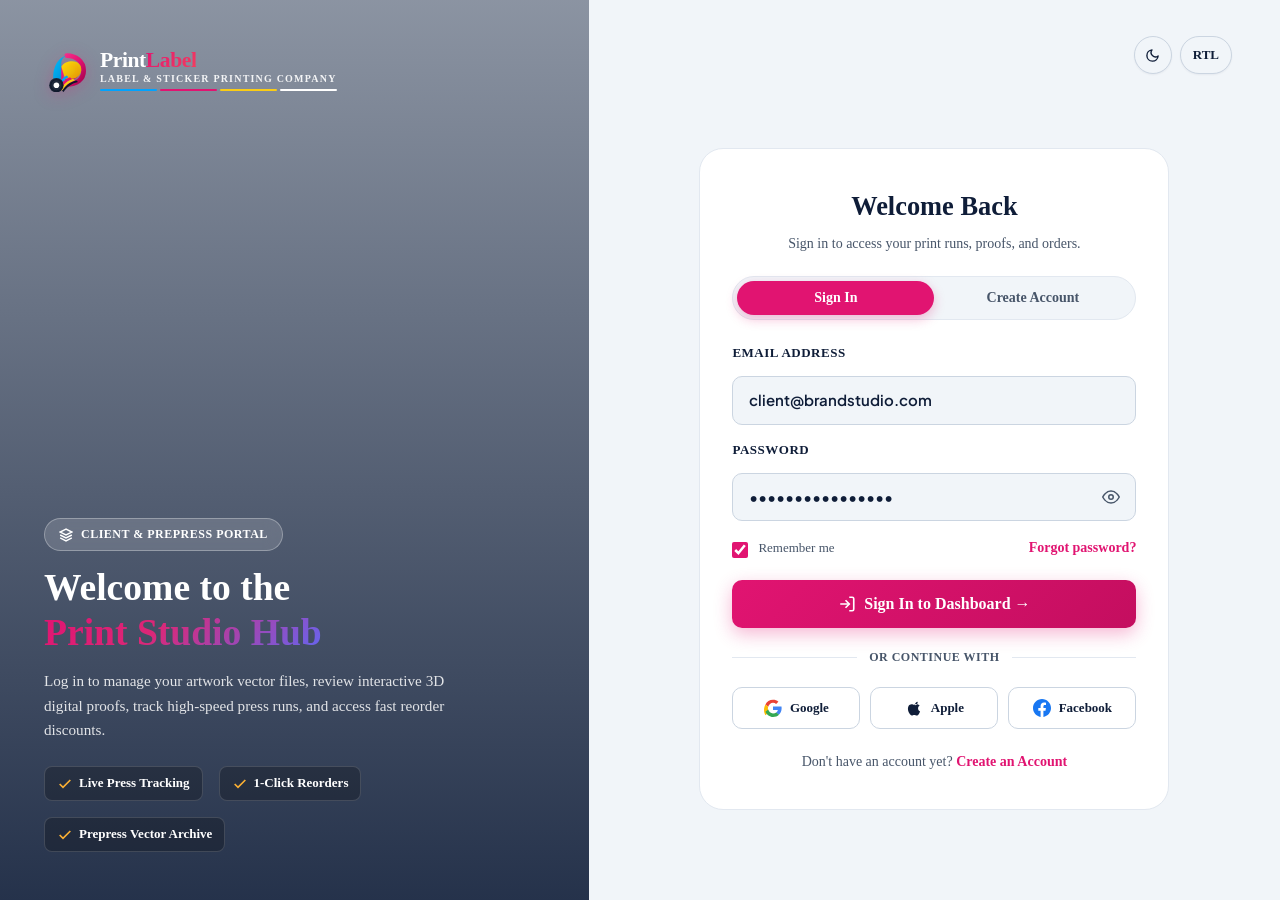
<file: login.html>
<!DOCTYPE html>
<html lang="en" data-theme="light" dir="ltr">
<head>
  <meta charset="UTF-8">
  <meta name="viewport" content="width=device-width, initial-scale=1.0">
  <meta name="description" content="Sign in or register for your PrintLabel Pro client portal. Access digital 3D proofs, track commercial press runs, and manage reorders.">
  <meta name="keywords" content="print portal login, label client sign in, sticker account registration, prepress proofing dashboard">
  <title>Customer Login & Registration | PrintLabel Pro</title>
  
  <!-- Main CSS & Responsive CSS -->
  <link rel="stylesheet" href="css/style.css">
  <link rel="stylesheet" href="css/responsive.css">
  <link rel="icon" type="image/svg+xml" href="images/logo-icon.svg">
</head>
<body class="auth-page-body">

  <!-- ==========================================================================
       PAGE LOADER / PRELOADER
       ========================================================================== -->
  <div id="page-loader" class="page-loader" aria-hidden="true">
    <div class="loader-content">
      <div class="loader-brand-visual">
        <div class="loader-logo-ring">
          <img src="images/logo-icon.svg" alt="PrintLabel Loading" class="loader-logo-icon" width="58" height="58">
          <div class="cmyk-orbit">
            <span class="orbit-dot dot-c"></span>
            <span class="orbit-dot dot-m"></span>
            <span class="orbit-dot dot-y"></span>
            <span class="orbit-dot dot-k"></span>
          </div>
        </div>
        <div class="loader-brand-title">
          Print<span class="loader-magenta">Label</span>
        </div>
        <div class="loader-tagline">LABEL &amp; STICKER PRINTING COMPANY</div>
      </div>
      
      <div class="loader-progress-track">
        <div class="loader-progress-bar"></div>
      </div>
      
      <div class="loader-status">
        <span class="loader-pulse-dot"></span>
        <span class="loader-status-text">Loading Authentication Portal...</span>
      </div>
    </div>
  </div>

  <div class="auth-page-container">
    
    <!-- ==========================================================================
         LEFT PANEL: PHOTOGRAPHIC HERO WITH BRANDING & CALLOUT
         ========================================================================== -->
    <div class="auth-visual-side">
      <!-- Background Image with Overlay -->
      <div class="auth-bg-overlay"></div>
      
      <!-- Top Left Brand Logo -->
      <div class="auth-visual-header">
        <a href="index.html" class="brand-logo" aria-label="PrintLabel Pro Homepage">
          <img src="images/logo-icon.svg" alt="PrintLabel Logo Mark" class="brand-logo-img" width="44" height="44">
          <div class="brand-name">
            <span class="brand-main" style="color:#ffffff;">Print<span class="brand-accent">Label</span></span>
            <span class="brand-tagline" style="color:rgba(255,255,255,0.75);">LABEL &amp; STICKER PRINTING COMPANY</span>
            <span class="brand-cmyk-bar" aria-hidden="true">
              <span class="cmyk-seg c-seg"></span>
              <span class="cmyk-seg m-seg"></span>
              <span class="cmyk-seg y-seg"></span>
              <span class="cmyk-seg k-seg" style="background-color:#ffffff;"></span>
            </span>
          </div>
        </a>
      </div>

      <!-- Bottom Left Content Block -->
      <div class="auth-visual-footer">
        <div class="auth-tag-pill">
          <svg width="14" height="14" viewBox="0 0 24 24" fill="none" stroke="currentColor" stroke-width="2.5"><polygon points="12 2 2 7 12 12 22 7 12 2"></polygon><polyline points="2 17 12 22 22 17"></polyline><polyline points="2 12 12 17 22 12"></polyline></svg>
          <span>Client & Prepress Portal</span>
        </div>

        <h1 class="auth-visual-title">
          Welcome to the <br><span class="gradient-text" style="background:linear-gradient(135deg, #ffffff 0%, var(--color-accent) 100%); -webkit-background-clip:text; -webkit-text-fill-color:transparent;">Print Studio Hub</span>
        </h1>

        <p class="auth-visual-desc">
          Log in to manage your artwork vector files, review interactive 3D digital proofs, track high-speed press runs, and access fast reorder discounts.
        </p>

        <div class="auth-perks-row">
          <div class="auth-perk-item">
            <svg width="16" height="16" viewBox="0 0 24 24" fill="none" stroke="var(--color-accent)" stroke-width="2.5"><polyline points="20 6 9 17 4 12"></polyline></svg>
            <span>Live Press Tracking</span>
          </div>
          <div class="auth-perk-item">
            <svg width="16" height="16" viewBox="0 0 24 24" fill="none" stroke="var(--color-accent)" stroke-width="2.5"><polyline points="20 6 9 17 4 12"></polyline></svg>
            <span>1-Click Reorders</span>
          </div>
          <div class="auth-perk-item">
            <svg width="16" height="16" viewBox="0 0 24 24" fill="none" stroke="var(--color-accent)" stroke-width="2.5"><polyline points="20 6 9 17 4 12"></polyline></svg>
            <span>Prepress Vector Archive</span>
          </div>
        </div>
      </div>
    </div>

    <!-- ==========================================================================
         RIGHT PANEL: CLEAN AUTHENTICATION CARD & CONTROLS
         ========================================================================== -->
    <div class="auth-form-side">
      
      <!-- Top Right Utility Bar -->
      <div class="auth-top-actions" style="justify-content: flex-end;">
        <div style="display:flex; align-items:center; gap:8px;">
          <!-- Theme Toggle -->
          <button class="nav-action-btn theme-toggle-btn" aria-label="Toggle Light and Dark Theme" style="height:38px; width:38px; padding:0; justify-content:center;">
            <span class="theme-icon btn-icon-symbol">
              <svg width="16" height="16" viewBox="0 0 24 24" fill="none" stroke="currentColor" stroke-width="2.2" stroke-linecap="round" stroke-linejoin="round">
                <path d="M21 12.79A9 9 0 1 1 11.21 3 7 7 0 0 0 21 12.79z"></path>
              </svg>
            </span>
          </button>

          <!-- RTL Toggle -->
          <button class="nav-action-btn rtl-toggle-btn" aria-label="Toggle Right to Left" style="height:38px; padding:0 12px; font-size:0.8125rem;">
            <span class="rtl-text">RTL</span>
          </button>
        </div>
      </div>

      <!-- Main Centered Card -->
      <div class="auth-card-wrapper">
        <div class="auth-card">
          
          <!-- Card Header & Description -->
          <div class="auth-card-header">
            <h2 id="auth-title" class="auth-card-title">Welcome Back</h2>
            <p id="auth-subtitle" class="auth-card-desc">
              Sign in to access your print runs, proofs, and orders.
            </p>
          </div>

          <!-- Segmented Tab Switcher (Sign In vs Create Account) -->
          <div class="auth-tabs" role="tablist" aria-label="Authentication Options">
            <button class="auth-tab-btn active" id="tab-login" role="tab" aria-selected="true" aria-controls="form-login-pane">
              Sign In
            </button>
            <button class="auth-tab-btn" id="tab-signup" role="tab" aria-selected="false" aria-controls="form-signup-pane">
              Create Account
            </button>
          </div>

          <!-- Simulated Feedback Toast (Success notification) -->
          <div id="auth-alert-box" style="display:none; padding:12px 16px; border-radius:10px; margin-bottom:18px; font-size:0.875rem; text-align:left;"></div>

          <!-- ------------------------------------------------------------------
               TAB 1: SIGN IN FORM
               ------------------------------------------------------------------ -->
          <div id="form-login-pane" role="tabpanel" aria-labelledby="tab-login">
            <form id="auth-login-form" novalidate>
              
              <!-- Email Input -->
              <div class="calc-form-group" style="margin-bottom:16px;">
                <label class="calc-label" for="login-email">Email Address</label>
                <div class="auth-input-wrapper">
                  <input type="email" id="login-email" class="calc-input auth-input" placeholder="you@brand.com" required value="client@brandstudio.com">
                </div>
                <span class="form-error-msg" id="err-login-email" style="display:none; color:#ef4444; font-size:0.75rem; margin-top:4px;">Please enter a valid email address.</span>
              </div>

              <!-- Password Input with Show/Hide Toggle -->
              <div class="calc-form-group" style="margin-bottom:16px;">
                <label class="calc-label" for="login-password">Password</label>
                <div class="auth-input-wrapper" style="position:relative;">
                  <input type="password" id="login-password" class="calc-input auth-input" placeholder="••••••••••••" required value="SecurePrint2026!">
                  <button type="button" class="auth-pwd-toggle" id="btn-toggle-login-pwd" aria-label="Toggle password visibility">
                    <svg class="eye-open" width="18" height="18" viewBox="0 0 24 24" fill="none" stroke="currentColor" stroke-width="2"><path d="M1 12s4-8 11-8 11 8 11 8-4 8-11 8-11-8-11-8z"></path><circle cx="12" cy="12" r="3"></circle></svg>
                    <svg class="eye-closed" width="18" height="18" viewBox="0 0 24 24" fill="none" stroke="currentColor" stroke-width="2" style="display:none;"><path d="M17.94 17.94A10.07 10.07 0 0 1 12 20c-7 0-11-8-11-8a18.45 18.45 0 0 1 5.06-5.94M9.9 4.24A9.12 9.12 0 0 1 12 4c7 0 11 8 11 8a18.5 18.5 0 0 1-2.16 3.19m-6.72-1.07a3 3 0 1 1-4.24-4.24"></path><line x1="1" y1="1" x2="23" y2="23"></line></svg>
                  </button>
                </div>
                <span class="form-error-msg" id="err-login-pwd" style="display:none; color:#ef4444; font-size:0.75rem; margin-top:4px;">Please enter your account password.</span>
              </div>

              <!-- Remember Me & Forgot Password Row -->
              <div style="display:flex; justify-content:space-between; align-items:center; margin-bottom:20px; font-size:0.875rem;">
                <label class="auth-checkbox-label" style="width:auto; align-items:center !important;">
                  <input type="checkbox" id="login-remember" checked>
                  <span>Remember me</span>
                </label>
                <a href="#forgot-password" class="auth-forgot-link" id="link-forgot-pwd">Forgot password?</a>
              </div>

              <!-- Full-Width Primary Sign In CTA -->
              <button type="submit" class="btn btn-primary auth-submit-btn" id="btn-submit-login">
                <svg width="18" height="18" viewBox="0 0 24 24" fill="none" stroke="currentColor" stroke-width="2.2"><path d="M15 3h4a2 2 0 0 1 2 2v14a2 2 0 0 1-2 2h-4"></path><polyline points="10 17 15 12 10 7"></polyline><line x1="15" y1="12" x2="3" y2="12"></line></svg>
                <span>Sign In to Dashboard →</span>
              </button>

              <!-- Social Divider -->
              <div class="auth-divider">
                <span>OR CONTINUE WITH</span>
              </div>

              <!-- Social Buttons Row -->
              <div class="auth-social-row">
                <button type="button" class="auth-social-btn" data-provider="Google">
                  <svg width="18" height="18" viewBox="0 0 24 24">
                    <path fill="#EA4335" d="M12 5c1.6 0 3 .6 4.1 1.7l3.1-3.1C17.3 1.8 14.8 1 12 1 7.5 1 3.7 3.6 1.9 7.3l3.7 2.9C6.5 7.4 9 5 12 5z"/>
                    <path fill="#4285F4" d="M23.5 12.3c0-.8-.1-1.6-.2-2.3H12v4.5h6.5c-.3 1.5-1.1 2.8-2.4 3.7l3.7 2.9c2.2-2 3.7-5 3.7-8.8z"/>
                    <path fill="#FBBC05" d="M5.6 14.8c-.2-.7-.4-1.5-.4-2.3s.2-1.6.4-2.3L1.9 7.3C.7 9.7 0 12 0 14.5s.7 4.8 1.9 7.2l3.7-2.9z"/>
                    <path fill="#34A853" d="M12 24c3.2 0 6-1.1 8-3l-3.7-2.9c-1.1.7-2.5 1.2-4.3 1.2-3 0-5.5-2.4-6.4-5.2L1.9 17C3.7 20.7 7.5 24 12 24z"/>
                  </svg>
                  <span>Google</span>
                </button>
                <button type="button" class="auth-social-btn" data-provider="Apple">
                  <svg width="18" height="18" viewBox="0 0 24 24" fill="currentColor">
                    <path d="M18.71 19.5c-.83 1.24-1.71 2.45-3.05 2.47-1.34.03-1.77-.79-3.29-.79-1.53 0-2 .77-3.27.82-1.31.05-2.3-1.32-3.14-2.53C4.25 17 2.94 12.45 4.7 9.39c.87-1.52 2.43-2.48 4.12-2.51 1.28-.02 2.5.87 3.29.87.78 0 2.26-1.07 3.81-.91.65.03 2.47.26 3.64 1.98-.09.06-2.17 1.28-2.15 3.81.03 3.02 2.65 4.03 2.68 4.04-.03.07-.42 1.44-1.38 2.83M15.97 6.87c.66-.82 1.11-1.96.99-3.1-.96.04-2.13.64-2.82 1.45-.61.71-1.15 1.87-1 2.99 1.07.08 2.16-.54 2.83-1.34z"/>
                  </svg>
                  <span>Apple</span>
                </button>
                <button type="button" class="auth-social-btn" data-provider="Facebook">
                  <svg width="18" height="18" viewBox="0 0 24 24" fill="#1877F2">
                    <path d="M24 12.073c0-6.627-5.373-12-12-12s-12 5.373-12 12c0 5.99 4.388 10.954 10.125 11.854v-8.385H7.078v-3.47h3.047V9.43c0-3.007 1.792-4.669 4.533-4.669 1.312 0 2.686.235 2.686.235v2.953H15.83c-1.491 0-1.956.925-1.956 1.874v2.25h3.328l-.532 3.47h-2.796v8.385C19.612 23.027 24 18.062 24 12.073z"/>
                  </svg>
                  <span>Facebook</span>
                </button>
              </div>

              <!-- Switch to Sign Up link -->
              <div style="text-align:center; margin-top:22px; font-size:0.875rem; color:var(--text-secondary);">
                Don't have an account yet? 
                <a href="#signup" class="auth-switch-link" id="link-to-signup" style="font-weight:700; color:var(--color-primary);">Create an Account</a>
              </div>

            </form>
          </div>

          <!-- ------------------------------------------------------------------
               TAB 2: CREATE ACCOUNT FORM (SIGN UP)
               ------------------------------------------------------------------ -->
          <div id="form-signup-pane" role="tabpanel" aria-labelledby="tab-signup" style="display:none;">
            <form id="auth-signup-form" novalidate>
              
              <!-- Full Name -->
              <div class="calc-form-group" style="margin-bottom:14px;">
                <label class="calc-label" for="signup-name">Full Name <span style="color:var(--color-primary);">*</span></label>
                <input type="text" id="signup-name" class="calc-input auth-input" placeholder="e.g. Jordan Sterling" required>
                <span class="form-error-msg" id="err-signup-name" style="display:none; color:#ef4444; font-size:0.75rem; margin-top:4px;">Please enter your full name.</span>
              </div>

              <!-- Company / Brand Name (Optional) -->
              <div class="calc-form-group" style="margin-bottom:14px;">
                <label class="calc-label" for="signup-company">Company / Brand Name <span style="font-size:0.75rem; color:var(--text-secondary); font-weight:normal;">(Optional)</span></label>
                <input type="text" id="signup-company" class="calc-input auth-input" placeholder="e.g. Sterling Botanicals LLC">
              </div>

              <!-- Email Address -->
              <div class="calc-form-group" style="margin-bottom:14px;">
                <label class="calc-label" for="signup-email">Email Address <span style="color:var(--color-primary);">*</span></label>
                <input type="email" id="signup-email" class="calc-input auth-input" placeholder="jordan@company.com" required>
                <span class="form-error-msg" id="err-signup-email" style="display:none; color:#ef4444; font-size:0.75rem; margin-top:4px;">Please enter a valid email address.</span>
              </div>

              <!-- Password & Confirm Password Row -->
              <div class="calc-grid-2" style="margin-bottom:14px; gap:12px;">
                <div class="calc-form-group" style="margin-bottom:0;">
                  <label class="calc-label" for="signup-pwd">Password <span style="color:var(--color-primary);">*</span></label>
                  <div class="auth-input-wrapper" style="position:relative;">
                    <input type="password" id="signup-pwd" class="calc-input auth-input" placeholder="••••••••••••" required>
                    <button type="button" class="auth-pwd-toggle" id="btn-toggle-signup-pwd" aria-label="Toggle password visibility">
                      <svg class="eye-open" width="18" height="18" viewBox="0 0 24 24" fill="none" stroke="currentColor" stroke-width="2"><path d="M1 12s4-8 11-8 11 8 11 8-4 8-11 8-11-8-11-8z"></path><circle cx="12" cy="12" r="3"></circle></svg>
                      <svg class="eye-closed" width="18" height="18" viewBox="0 0 24 24" fill="none" stroke="currentColor" stroke-width="2" style="display:none;"><path d="M17.94 17.94A10.07 10.07 0 0 1 12 20c-7 0-11-8-11-8a18.45 18.45 0 0 1 5.06-5.94M9.9 4.24A9.12 9.12 0 0 1 12 4c7 0 11 8 11 8a18.5 18.5 0 0 1-2.16 3.19m-6.72-1.07a3 3 0 1 1-4.24-4.24"></path><line x1="1" y1="1" x2="23" y2="23"></line></svg>
                    </button>
                  </div>
                  <span class="form-error-msg" id="err-signup-pwd" style="display:none; color:#ef4444; font-size:0.75rem; margin-top:4px;">Min 6 characters.</span>
                </div>

                <div class="calc-form-group" style="margin-bottom:0;">
                  <label class="calc-label" for="signup-pwd-confirm">Confirm Password <span style="color:var(--color-primary);">*</span></label>
                  <div class="auth-input-wrapper">
                    <input type="password" id="signup-pwd-confirm" class="calc-input auth-input" placeholder="••••••••••••" required>
                  </div>
                  <span class="form-error-msg" id="err-signup-pwd-confirm" style="display:none; color:#ef4444; font-size:0.75rem; margin-top:4px;">Passwords must match.</span>
                </div>
              </div>

              <!-- Terms acceptance -->
              <div style="margin-bottom:18px; font-size:0.8125rem;">
                <label class="auth-checkbox-label">
                  <input type="checkbox" id="signup-terms" required>
                  <span>I agree to the <a href="#" style="color:var(--color-primary); font-weight:700;">Terms of Service</a> and <a href="#" style="color:var(--color-primary); font-weight:700;">Privacy Policy</a>.</span>
                </label>
                <span class="form-error-msg" id="err-signup-terms" style="display:none; color:#ef4444; font-size:0.75rem; margin-top:4px;">You must agree to continue.</span>
              </div>

              <!-- Full-Width Create Account CTA -->
              <button type="submit" class="btn btn-primary auth-submit-btn" id="btn-submit-signup">
                <svg width="18" height="18" viewBox="0 0 24 24" fill="none" stroke="currentColor" stroke-width="2.2"><path d="M16 21v-2a4 4 0 0 0-4-4H5a4 4 0 0 0-4 4v2"></path><circle cx="8.5" cy="7" r="4"></circle><line x1="20" y1="8" x2="20" y2="14"></line><line x1="23" y1="11" x2="17" y2="11"></line></svg>
                <span>Create Print Account →</span>
              </button>

              <!-- Social Divider -->
              <div class="auth-divider">
                <span>OR REGISTER WITH</span>
              </div>

              <!-- Social Buttons Row -->
              <div class="auth-social-row">
                <button type="button" class="auth-social-btn" data-provider="Google">
                  <svg width="18" height="18" viewBox="0 0 24 24">
                    <path fill="#EA4335" d="M12 5c1.6 0 3 .6 4.1 1.7l3.1-3.1C17.3 1.8 14.8 1 12 1 7.5 1 3.7 3.6 1.9 7.3l3.7 2.9C6.5 7.4 9 5 12 5z"/>
                    <path fill="#4285F4" d="M23.5 12.3c0-.8-.1-1.6-.2-2.3H12v4.5h6.5c-.3 1.5-1.1 2.8-2.4 3.7l3.7 2.9c2.2-2 3.7-5 3.7-8.8z"/>
                    <path fill="#FBBC05" d="M5.6 14.8c-.2-.7-.4-1.5-.4-2.3s.2-1.6.4-2.3L1.9 7.3C.7 9.7 0 12 0 14.5s.7 4.8 1.9 7.2l3.7-2.9z"/>
                    <path fill="#34A853" d="M12 24c3.2 0 6-1.1 8-3l-3.7-2.9c-1.1.7-2.5 1.2-4.3 1.2-3 0-5.5-2.4-6.4-5.2L1.9 17C3.7 20.7 7.5 24 12 24z"/>
                  </svg>
                  <span>Google</span>
                </button>
                <button type="button" class="auth-social-btn" data-provider="Apple">
                  <svg width="18" height="18" viewBox="0 0 24 24" fill="currentColor">
                    <path d="M18.71 19.5c-.83 1.24-1.71 2.45-3.05 2.47-1.34.03-1.77-.79-3.29-.79-1.53 0-2 .77-3.27.82-1.31.05-2.3-1.32-3.14-2.53C4.25 17 2.94 12.45 4.7 9.39c.87-1.52 2.43-2.48 4.12-2.51 1.28-.02 2.5.87 3.29.87.78 0 2.26-1.07 3.81-.91.65.03 2.47.26 3.64 1.98-.09.06-2.17 1.28-2.15 3.81.03 3.02 2.65 4.03 2.68 4.04-.03.07-.42 1.44-1.38 2.83M15.97 6.87c.66-.82 1.11-1.96.99-3.1-.96.04-2.13.64-2.82 1.45-.61.71-1.15 1.87-1 2.99 1.07.08 2.16-.54 2.83-1.34z"/>
                  </svg>
                  <span>Apple</span>
                </button>
                <button type="button" class="auth-social-btn" data-provider="Facebook">
                  <svg width="18" height="18" viewBox="0 0 24 24" fill="#1877F2">
                    <path d="M24 12.073c0-6.627-5.373-12-12-12s-12 5.373-12 12c0 5.99 4.388 10.954 10.125 11.854v-8.385H7.078v-3.47h3.047V9.43c0-3.007 1.792-4.669 4.533-4.669 1.312 0 2.686.235 2.686.235v2.953H15.83c-1.491 0-1.956.925-1.956 1.874v2.25h3.328l-.532 3.47h-2.796v8.385C19.612 23.027 24 18.062 24 12.073z"/>
                  </svg>
                  <span>Facebook</span>
                </button>
              </div>

              <!-- Switch to Sign In link -->
              <div style="text-align:center; margin-top:22px; font-size:0.875rem; color:var(--text-secondary);">
                Already have an account? 
                <a href="#login" class="auth-switch-link" id="link-to-signin" style="font-weight:700; color:var(--color-primary);">Sign In</a>
              </div>

            </form>
          </div>

        </div>
      </div>

    </div>

  </div>

  <!-- Back to Top Floating Button -->
  <button id="back-to-top" class="back-to-top" aria-label="Scroll Back to Top">
    <svg width="20" height="20" viewBox="0 0 24 24" fill="none" stroke="currentColor" stroke-width="2.5" stroke-linecap="round" stroke-linejoin="round">
      <polyline points="18 15 12 9 6 15"></polyline>
    </svg>
  </button>

  <!-- JavaScript -->
  <script src="js/main.js"></script>
</body>
</html>
</file>
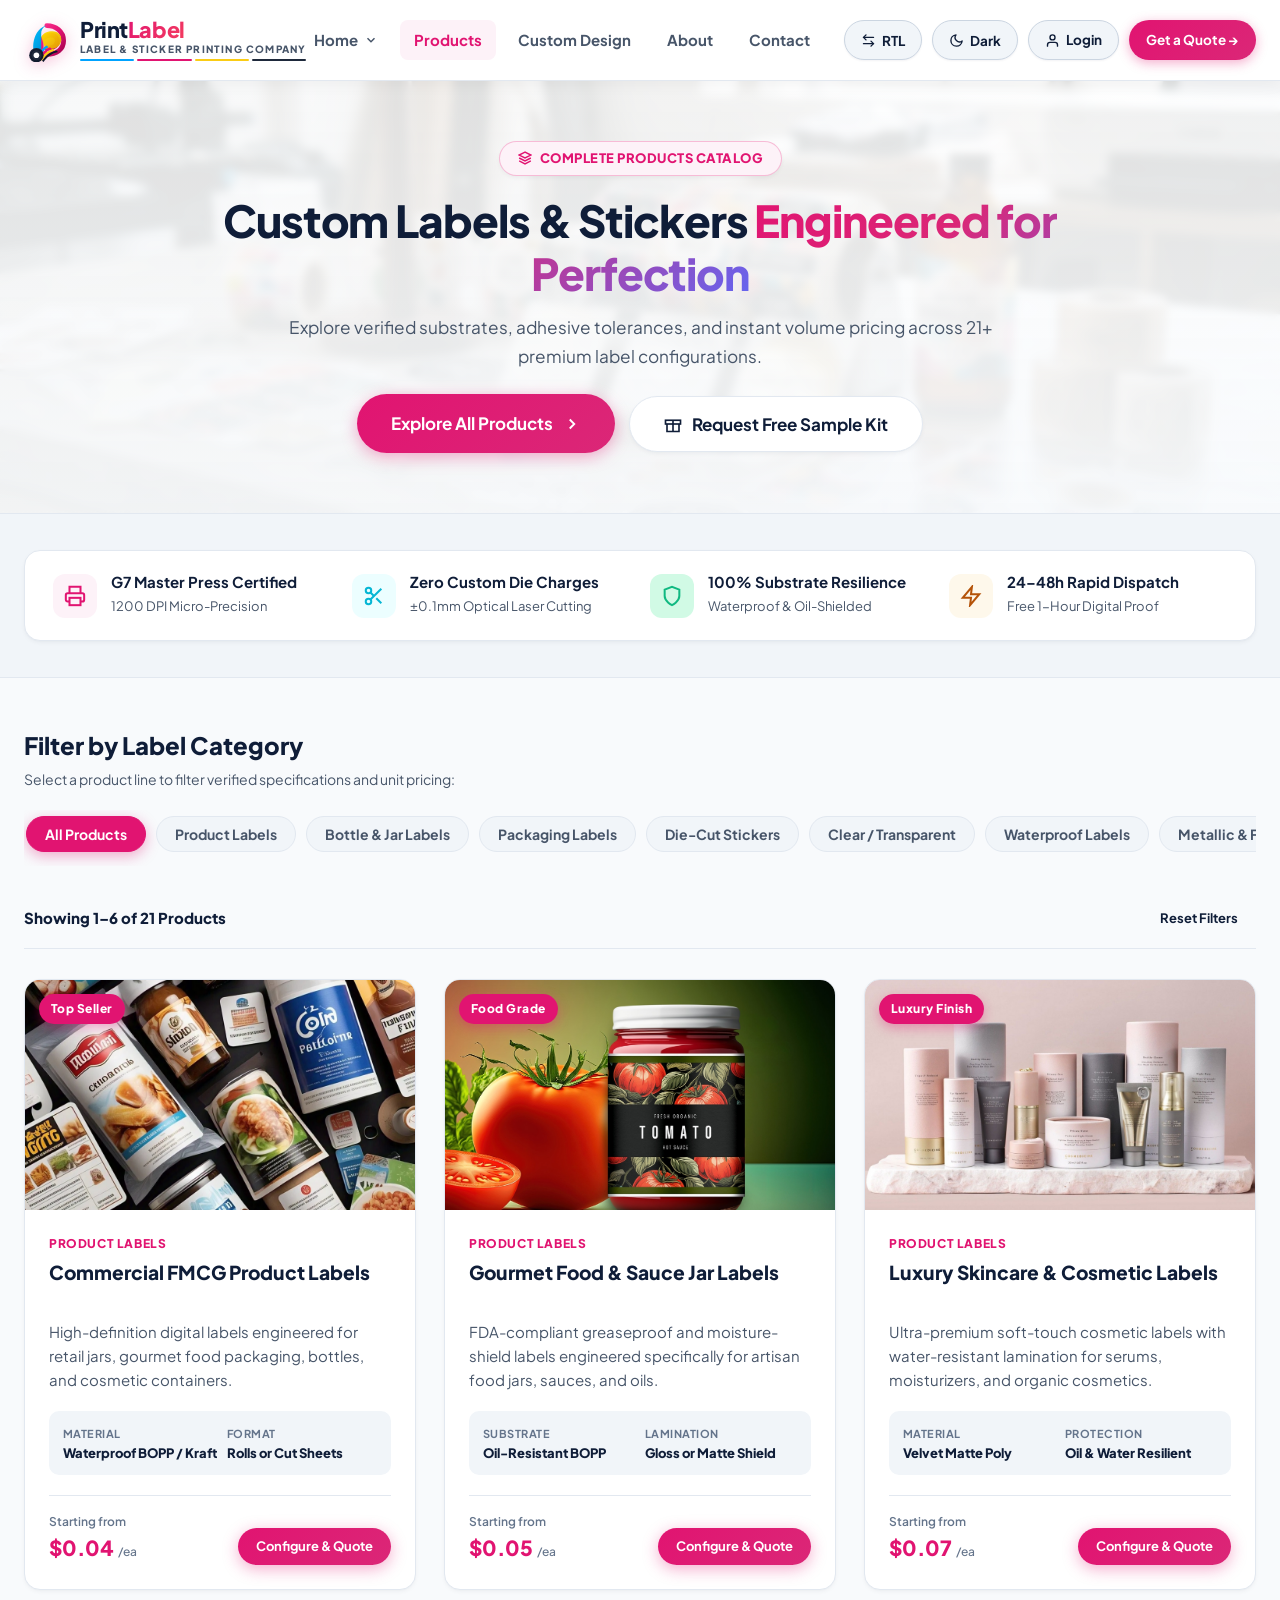
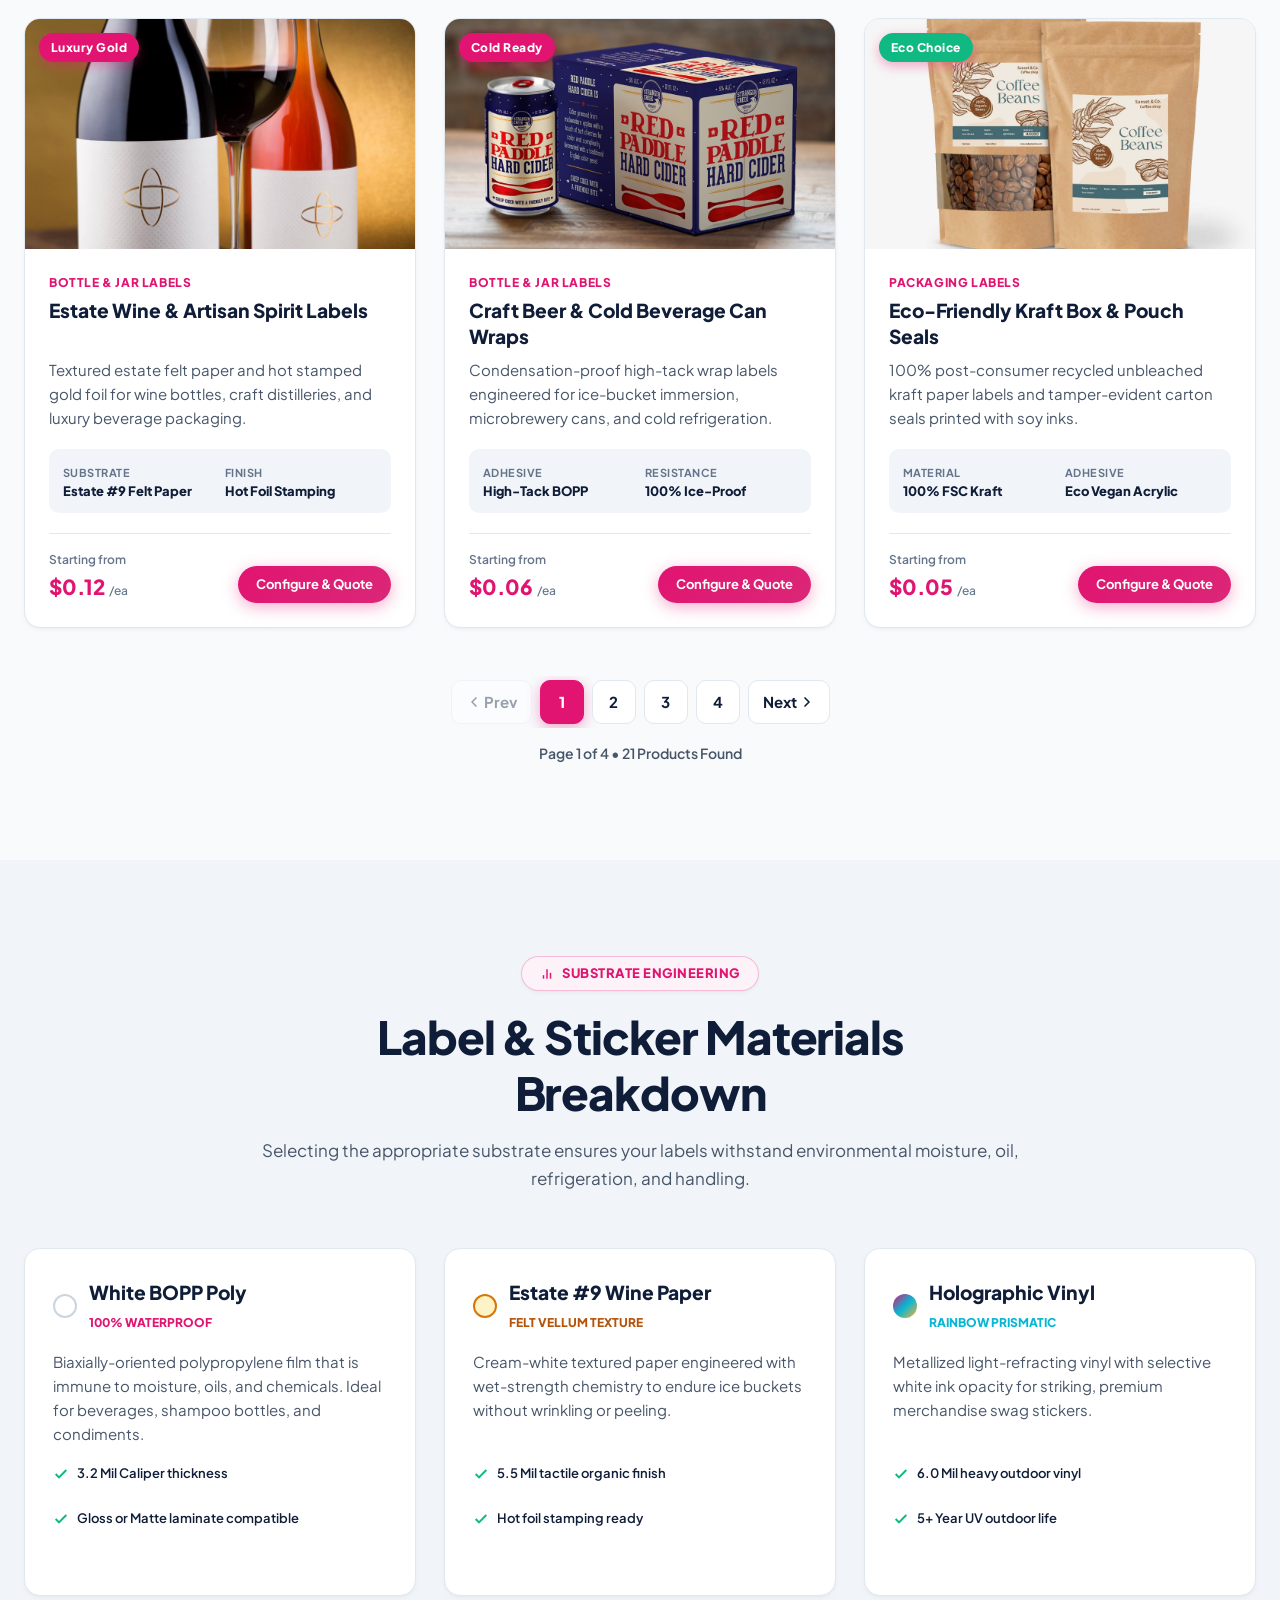
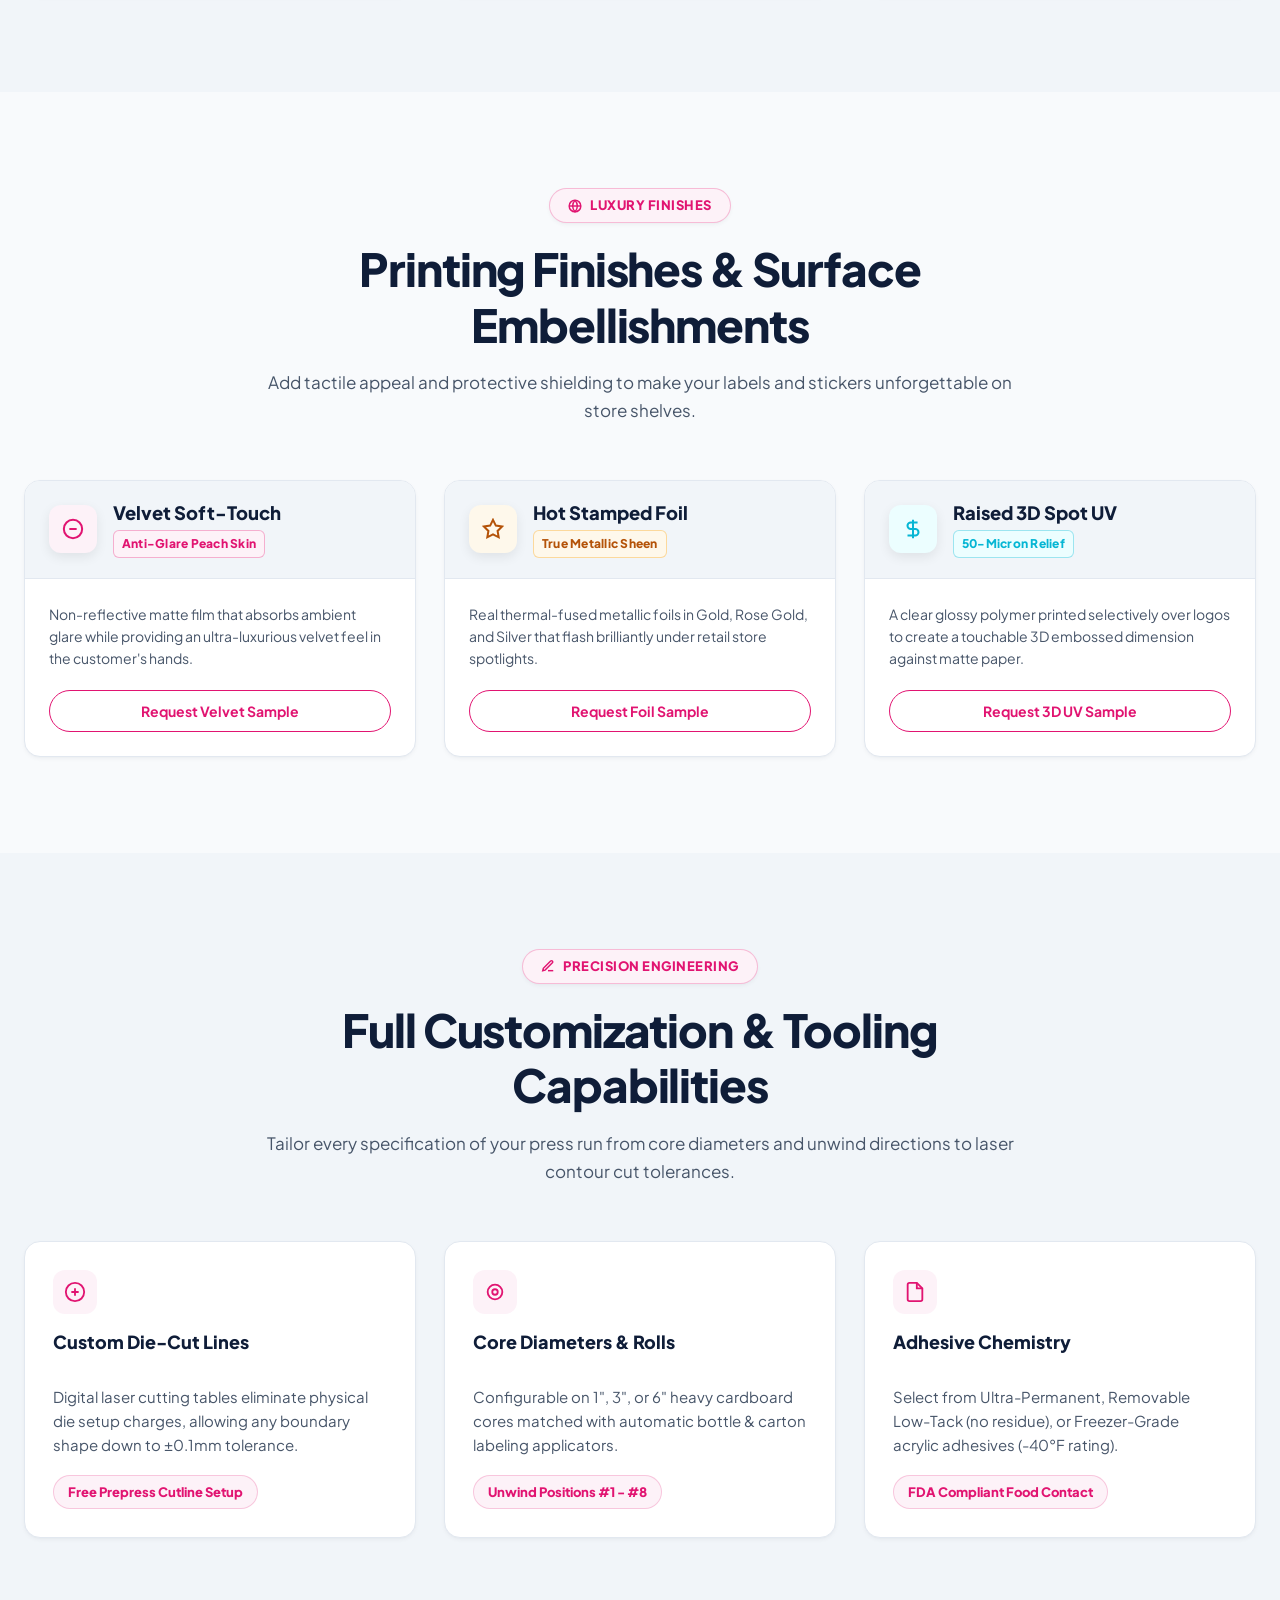
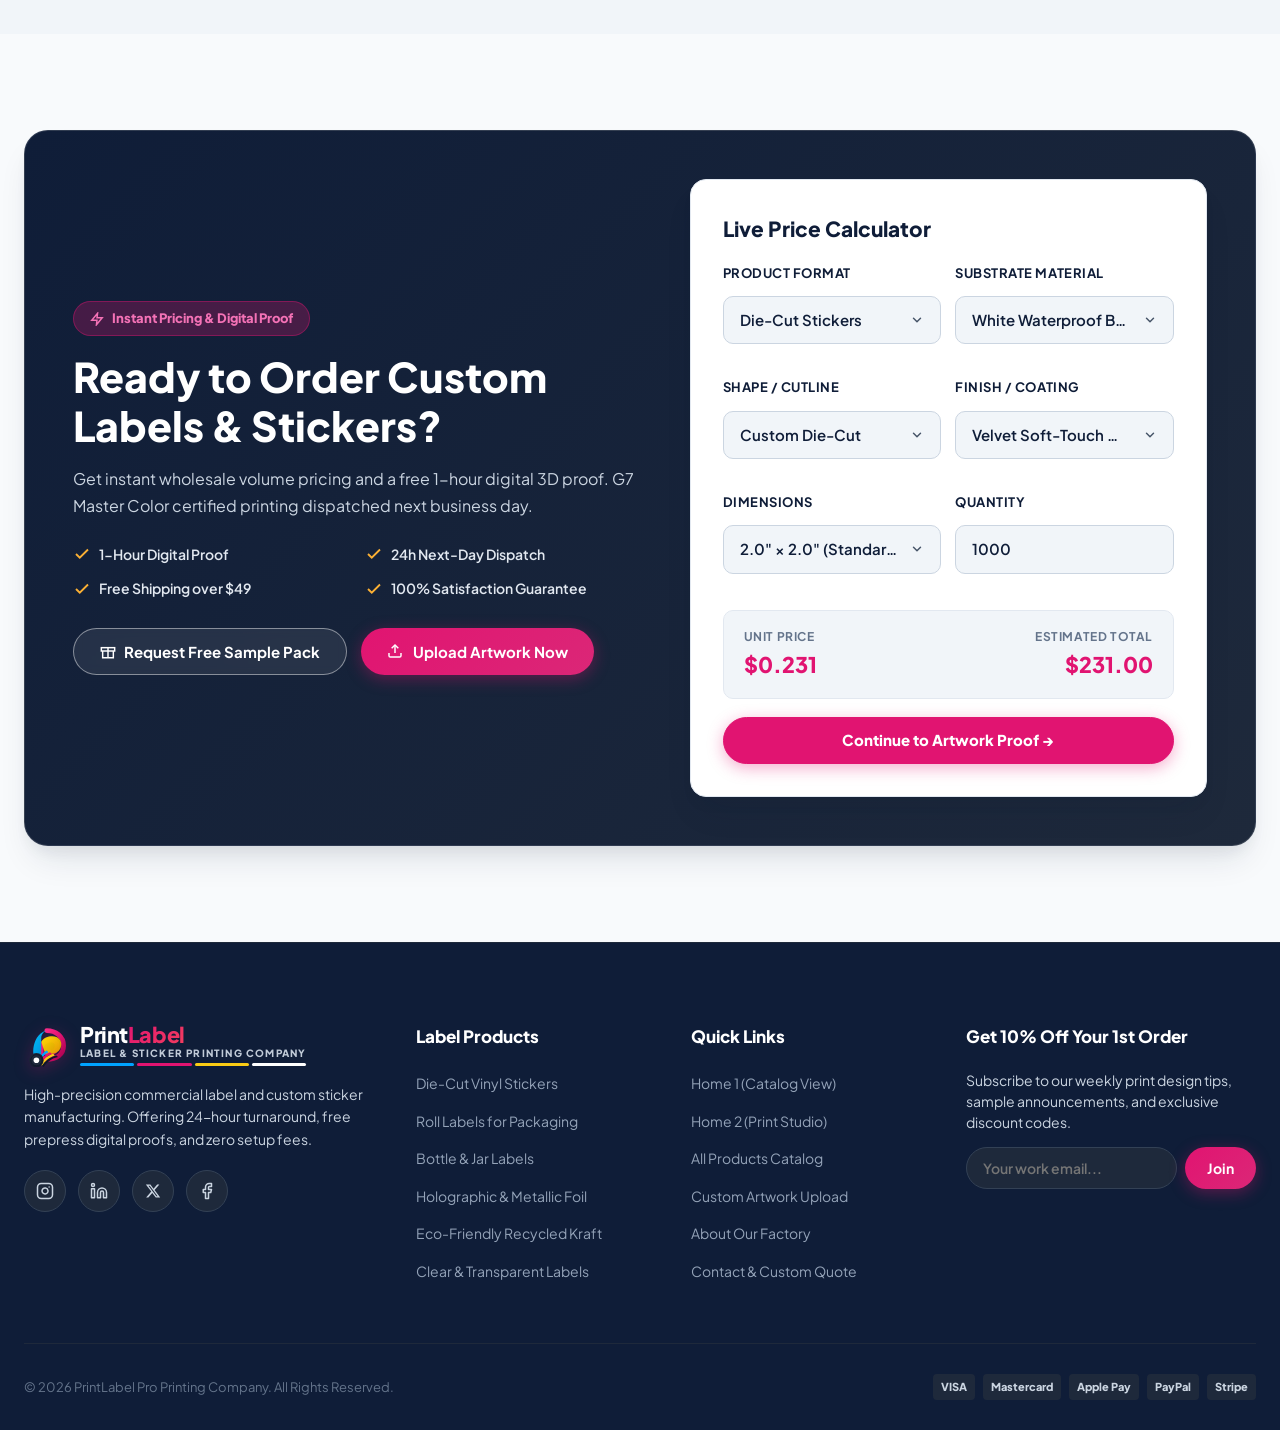
<file: products.html>
<!DOCTYPE html>
<html lang="en" data-theme="light" dir="ltr">
<head>
  <meta charset="UTF-8">
  <meta name="viewport" content="width=device-width, initial-scale=1.0">
  <meta name="description" content="Explore PrintLabel Pro's complete catalog of custom product labels, bottle & jar labels, waterproof packaging stickers, holographic rolls, and custom die-cuts.">
  <meta name="keywords" content="product labels, bottle labels, jar labels, packaging labels, die-cut stickers, clear labels, waterproof stickers, metallic foil labels, shipping labels, retail stickers">
  <title>All Products & Labels Catalog | PrintLabel Pro</title>
  
  <!-- Main CSS & Responsive CSS -->
  <link rel="stylesheet" href="css/style.css">
  <link rel="stylesheet" href="css/responsive.css">
  <link rel="icon" type="image/svg+xml" href="images/logo-icon.svg">
</head>
<body>

  <!-- ==========================================================================
       PAGE LOADER / PRELOADER
       ========================================================================== -->
  <div id="page-loader" class="page-loader" aria-hidden="true">
    <div class="loader-content">
      <div class="loader-brand-visual">
        <div class="loader-logo-ring">
          <img src="images/logo-icon.svg" alt="PrintLabel Loading" class="loader-logo-icon" width="58" height="58">
          <div class="cmyk-orbit">
            <span class="orbit-dot dot-c"></span>
            <span class="orbit-dot dot-m"></span>
            <span class="orbit-dot dot-y"></span>
            <span class="orbit-dot dot-k"></span>
          </div>
        </div>
        <div class="loader-brand-title">
          Print<span class="loader-magenta">Label</span>
        </div>
        <div class="loader-tagline">LABEL &amp; STICKER PRINTING COMPANY</div>
      </div>
      
      <div class="loader-progress-track">
        <div class="loader-progress-bar"></div>
      </div>
      
      <div class="loader-status">
        <span class="loader-pulse-dot"></span>
        <span class="loader-status-text">Loading Products Catalog...</span>
      </div>
    </div>
  </div>

  <!-- ==========================================================================
       Main Header & Navigation (Global Unified)
       ========================================================================== -->
  <nav class="main-header" aria-label="Main Navigation">
    <div class="container header-inner">
      
      <!-- Brand Logo -->
      <a href="index.html" class="brand-logo" aria-label="PrintLabel Pro Homepage">
        <img src="images/logo-icon.svg" alt="PrintLabel Logo Mark" class="brand-logo-img" width="44" height="44">
        <div class="brand-name">
          <span class="brand-main">Print<span class="brand-accent">Label</span></span>
          <span class="brand-tagline">Label &amp; Sticker Printing Company</span>
          <span class="brand-cmyk-bar" aria-hidden="true">
            <span class="cmyk-seg c-seg"></span>
            <span class="cmyk-seg m-seg"></span>
            <span class="cmyk-seg y-seg"></span>
            <span class="cmyk-seg k-seg"></span>
          </span>
        </div>
      </a>

      <!-- Desktop & Mobile Nav Menu Drawer -->
      <div class="nav-menu-wrapper" id="nav-menu-wrapper">
        <ul class="nav-menu" id="nav-menu">
          <!-- Home Dropdown: Home 1 & Home 2 -->
          <li class="nav-item-dropdown">
            <a href="index.html" class="nav-link" aria-haspopup="true" aria-expanded="false">
              Home <svg width="14" height="14" viewBox="0 0 24 24" fill="none" stroke="currentColor" stroke-width="2.5"><polyline points="6 9 12 15 18 9"></polyline></svg>
            </a>
            <div class="dropdown-menu">
              <a href="index.html" class="dropdown-item">
                <span>Home 1 (Catalog View)</span>
                <span class="badge-tag">Switch</span>
              </a>
              <a href="home-2.html" class="dropdown-item">
                <span>Home 2 (Studio Presentation)</span>
                <span class="badge-tag" style="background-color: var(--color-accent); color: #0f1d38;">Switch</span>
              </a>
            </div>
          </li>

          <!-- Main Pages -->
          <li><a href="products.html" class="nav-link active">Products</a></li>
          <li><a href="custom-design.html" class="nav-link">Custom Design</a></li>
          <li><a href="about.html" class="nav-link">About</a></li>
          <li><a href="contact.html" class="nav-link">Contact</a></li>
        </ul>

        <!-- Mobile Drawer Action Buttons -->
        <div class="mobile-drawer-actions">
          <div class="mobile-drawer-aux">
            <button class="nav-action-btn mobile-aux-btn theme-toggle-btn-mobile" aria-label="Toggle Light and Dark Theme">
              <span class="theme-icon-mobile btn-icon-symbol">
                <svg width="15" height="15" viewBox="0 0 24 24" fill="none" stroke="currentColor" stroke-width="2.2" stroke-linecap="round" stroke-linejoin="round">
                  <path d="M21 12.79A9 9 0 1 1 11.21 3 7 7 0 0 0 21 12.79z"></path>
                </svg>
              </span>
              <span class="theme-text-mobile">Dark</span>
            </button>
            <button class="nav-action-btn mobile-aux-btn rtl-toggle-btn-mobile" aria-label="Toggle RTL">
              <span class="btn-icon-symbol">
                <svg width="15" height="15" viewBox="0 0 24 24" fill="none" stroke="currentColor" stroke-width="2.2">
                  <path d="M8 3L4 7l4 4"></path>
                  <path d="M4 7h16"></path>
                  <path d="M16 21l4-4-4-4"></path>
                  <path d="M20 17H4"></path>
                </svg>
              </span>
              <span class="rtl-text-mobile">RTL</span>
            </button>
            <a href="login.html" class="nav-action-btn mobile-aux-btn">
              <span class="btn-icon-symbol">
                <svg width="15" height="15" viewBox="0 0 24 24" fill="none" stroke="currentColor" stroke-width="2.2" stroke-linecap="round" stroke-linejoin="round">
                  <path d="M20 21v-2a4 4 0 0 0-4-4H8a4 4 0 0 0-4 4v2"></path>
                  <circle cx="12" cy="7" r="4"></circle>
                </svg>
              </span>
              <span>Login</span>
            </a>
          </div>
          <a href="#quote-section" class="btn btn-primary btn-md mobile-cta-btn">
            <span>Get a Quote →</span>
          </a>
        </div>
      </div>

      <!-- Header Actions -->
      <div class="header-actions">
        <!-- 1. RTL Toggle Button (Desktop) -->
        <button id="rtl-toggle-btn" class="nav-action-btn desktop-action-btn" aria-label="Toggle Layout Direction RTL LTR">
          <span class="btn-icon-symbol">
            <svg width="15" height="15" viewBox="0 0 24 24" fill="none" stroke="currentColor" stroke-width="2.2" stroke-linecap="round" stroke-linejoin="round">
              <path d="M8 3L4 7l4 4"></path>
              <path d="M4 7h16"></path>
              <path d="M16 21l4-4-4-4"></path>
              <path d="M20 17H4"></path>
            </svg>
          </span>
          <span id="rtl-text">RTL</span>
        </button>

        <!-- 2. Light / Dark Mode Toggle Button (Desktop) -->
        <button id="theme-toggle-btn" class="nav-action-btn desktop-action-btn" aria-label="Toggle Light and Dark Theme">
          <span id="theme-icon" class="btn-icon-symbol">
            <svg width="15" height="15" viewBox="0 0 24 24" fill="none" stroke="currentColor" stroke-width="2.2" stroke-linecap="round" stroke-linejoin="round">
              <path d="M21 12.79A9 9 0 1 1 11.21 3 7 7 0 0 0 21 12.79z"></path>
            </svg>
          </span>
          <span id="theme-text">Dark</span>
        </button>

        <!-- 3. Login Button (Desktop) -->
        <a href="login.html" class="nav-action-btn desktop-action-btn" aria-label="Login / Sign Up">
          <span class="btn-icon-symbol">
            <svg width="15" height="15" viewBox="0 0 24 24" fill="none" stroke="currentColor" stroke-width="2.2" stroke-linecap="round" stroke-linejoin="round">
              <path d="M20 21v-2a4 4 0 0 0-4-4H8a4 4 0 0 0-4 4v2"></path>
              <circle cx="12" cy="7" r="4"></circle>
            </svg>
          </span>
          <span>Login</span>
        </a>

        <!-- 4. CTA Button (Desktop) -->
        <a href="#quote-section" class="nav-action-btn nav-action-cta desktop-action-btn">
          <span>Get a Quote →</span>
        </a>

        <!-- Mobile / Tablet Menu Toggle Button -->
        <button class="menu-toggle-btn mobile-toggle" id="menu-toggle-btn" aria-label="Open Navigation Menu" aria-expanded="false">
          <svg class="hamburger-icon" width="22" height="22" viewBox="0 0 24 24" fill="none" stroke="currentColor" stroke-width="2.2" stroke-linecap="round" stroke-linejoin="round">
            <line x1="3" y1="12" x2="21" y2="12"></line>
            <line x1="3" y1="6" x2="21" y2="6"></line>
            <line x1="3" y1="18" x2="21" y2="18"></line>
          </svg>
          <svg class="close-icon" width="22" height="22" viewBox="0 0 24 24" fill="none" stroke="currentColor" stroke-width="2.2" stroke-linecap="round" stroke-linejoin="round" style="display:none;">
            <line x1="18" y1="6" x2="6" y2="18"></line>
            <line x1="6" y1="6" x2="18" y2="18"></line>
          </svg>
        </button>
      </div>

    </div>
  </nav>

  <main>
    <!-- ==========================================================================
         SECTION 1: PRODUCTS HERO & LIVE SEARCH
         ========================================================================== -->
    <section class="inner-page-hero hero-bg-products">
      <div class="inner-page-hero-overlay"></div>
      <div class="container inner-page-hero-container">
        
        <div class="inner-page-hero-content">
          <div class="inner-hero-badge">
            <svg width="14" height="14" viewBox="0 0 24 24" fill="none" stroke="currentColor" stroke-width="2.5"><polygon points="12 2 2 7 12 12 22 7 12 2"></polygon><polyline points="2 17 12 22 22 17"></polyline><polyline points="2 12 12 17 22 12"></polyline></svg>
            <span>Complete Products Catalog</span>
          </div>

          <h1 class="inner-hero-title">
            Custom Labels & Stickers <span class="gradient-text">Engineered for Perfection</span>
          </h1>

          <p class="inner-hero-desc">
            Explore verified substrates, adhesive tolerances, and instant volume pricing across 21+ premium label configurations.
          </p>

          <!-- Hero Actions -->
          <div class="inner-hero-actions">
            <a href="#catalog-content" class="btn btn-primary btn-lg">
              <span>Explore All Products</span>
              <svg width="18" height="18" viewBox="0 0 24 24" fill="none" stroke="currentColor" stroke-width="2.5"><polyline points="9 18 15 12 9 6"></polyline></svg>
            </a>
            <button class="btn btn-outline btn-lg" data-modal-target="modal-sample">
              <svg width="18" height="18" viewBox="0 0 24 24" fill="none" stroke="currentColor" stroke-width="2.2"><polyline points="20 12 20 22 4 22 4 12"></polyline><rect x="2" y="7" width="20" height="5"></rect><line x1="12" y1="22" x2="12" y2="7"></line></svg>
              <span>Request Free Sample Kit</span>
            </button>
          </div>
        </div>

      </div>
    </section>

    <!-- ==========================================================================
         SECTION 2: PRINTING CAPABILITIES & SUBSTRATE HIGHLIGHTS (CONTENT ABOVE FILTER)
         ========================================================================== -->
    <!-- ==========================================================================
         SECTION 2: CERTIFIED PRODUCTION STANDARDS & GUARANTEES
         ========================================================================== -->
    <section class="section section-bg" style="padding-top: 36px; padding-bottom: 36px; border-bottom: 1px solid var(--border-subtle);">
      <div class="container">
        <div class="studio-standards-bar" style="display: grid; grid-template-columns: repeat(4, 1fr); gap: 20px; background: var(--bg-surface); border: 1px solid var(--border-subtle); border-radius: var(--card-radius); padding: 22px 28px; box-shadow: var(--shadow-sm);">
          
          <div style="display: flex; align-items: center; gap: 14px;">
            <div style="width: 44px; height: 44px; border-radius: 12px; background: var(--color-primary-light); color: var(--color-primary); display: flex; align-items: center; justify-content: center; flex-shrink: 0;">
              <svg width="22" height="22" viewBox="0 0 24 24" fill="none" stroke="currentColor" stroke-width="2.2"><polyline points="6 9 6 2 18 2 18 9"></polyline><path d="M6 18H4a2 2 0 0 1-2-2v-5a2 2 0 0 1 2-2h16a2 2 0 0 1 2 2v5a2 2 0 0 1-2 2h-2"></path><rect x="6" y="14" width="12" height="8"></rect></svg>
            </div>
            <div>
              <strong style="font-size: 0.9375rem; color: var(--text-main); display: block; line-height: 1.25;">G7 Master Press Certified</strong>
              <span style="font-size: 0.8125rem; color: var(--text-secondary);">1200 DPI Micro-Precision</span>
            </div>
          </div>

          <div style="display: flex; align-items: center; gap: 14px;">
            <div style="width: 44px; height: 44px; border-radius: 12px; background: var(--color-cyan-light); color: var(--color-cyan); display: flex; align-items: center; justify-content: center; flex-shrink: 0;">
              <svg width="22" height="22" viewBox="0 0 24 24" fill="none" stroke="currentColor" stroke-width="2.2"><circle cx="6" cy="6" r="3"></circle><circle cx="6" cy="18" r="3"></circle><line x1="20" y1="4" x2="8.12" y2="15.88"></line><line x1="14.47" y1="14.48" x2="20" y2="20"></line><line x1="8.12" y1="8.12" x2="12" y2="12"></line></svg>
            </div>
            <div>
              <strong style="font-size: 0.9375rem; color: var(--text-main); display: block; line-height: 1.25;">Zero Custom Die Charges</strong>
              <span style="font-size: 0.8125rem; color: var(--text-secondary);">±0.1mm Optical Laser Cutting</span>
            </div>
          </div>

          <div style="display: flex; align-items: center; gap: 14px;">
            <div style="width: 44px; height: 44px; border-radius: 12px; background: var(--color-emerald-light); color: var(--color-emerald); display: flex; align-items: center; justify-content: center; flex-shrink: 0;">
              <svg width="22" height="22" viewBox="0 0 24 24" fill="none" stroke="currentColor" stroke-width="2.2"><path d="M12 22s8-4 8-10V5l-8-3-8 3v7c0 6 8 10 8 10z"></path></svg>
            </div>
            <div>
              <strong style="font-size: 0.9375rem; color: var(--text-main); display: block; line-height: 1.25;">100% Substrate Resilience</strong>
              <span style="font-size: 0.8125rem; color: var(--text-secondary);">Waterproof & Oil-Shielded</span>
            </div>
          </div>

          <div style="display: flex; align-items: center; gap: 14px;">
            <div style="width: 44px; height: 44px; border-radius: 12px; background: var(--color-accent-light); color: #b45309; display: flex; align-items: center; justify-content: center; flex-shrink: 0;">
              <svg width="22" height="22" viewBox="0 0 24 24" fill="none" stroke="currentColor" stroke-width="2.2"><polygon points="13 2 3 14 12 14 11 22 21 10 12 10 13 2"></polygon></svg>
            </div>
            <div>
              <strong style="font-size: 0.9375rem; color: var(--text-main); display: block; line-height: 1.25;">24–48h Rapid Dispatch</strong>
              <span style="font-size: 0.8125rem; color: var(--text-secondary);">Free 1-Hour Digital Proof</span>
            </div>
          </div>

        </div>
      </div>
    </section>

    <!-- ==========================================================================
         SECTION 3: FEATURED PRODUCT GRID WITH INTEGRATED CATEGORY FILTER
         ========================================================================== -->
    <section class="section" id="catalog-products" style="padding-top: 48px;">
      <div class="container">
        
        <!-- Category Filter Bar (No Emojis, Clean Typography) -->
        <div style="margin-bottom: 36px;">
          <div style="display: flex; align-items: baseline; justify-content: space-between; flex-wrap: wrap; gap: 12px; margin-bottom: 20px;">
            <div>
              <h2 style="font-size: 1.5rem; font-weight: 800; margin-bottom: 4px;">Filter by Label Category</h2>
              <p style="font-size: 0.875rem; color: var(--text-secondary);">Select a product line to filter verified specifications and unit pricing:</p>
            </div>
          </div>

          <div class="cat-nav-scroll" style="padding: 6px 2px 14px 2px;">
            <button class="cat-nav-btn active" data-category="all">
              <span>All Products</span>
            </button>
            <button class="cat-nav-btn" data-category="product-labels">
              <span>Product Labels</span>
            </button>
            <button class="cat-nav-btn" data-category="bottle-jar">
              <span>Bottle &amp; Jar Labels</span>
            </button>
            <button class="cat-nav-btn" data-category="packaging">
              <span>Packaging Labels</span>
            </button>
            <button class="cat-nav-btn" data-category="die-cut">
              <span>Die-Cut Stickers</span>
            </button>
            <button class="cat-nav-btn" data-category="clear">
              <span>Clear / Transparent</span>
            </button>
            <button class="cat-nav-btn" data-category="waterproof">
              <span>Waterproof Labels</span>
            </button>
            <button class="cat-nav-btn" data-category="metallic-foil">
              <span>Metallic &amp; Foil</span>
            </button>
            <button class="cat-nav-btn" data-category="shipping-barcode">
              <span>Shipping &amp; Barcode</span>
            </button>
            <button class="cat-nav-btn" data-category="retail-promo">
              <span>Retail &amp; Promo</span>
            </button>
            <button class="cat-nav-btn" data-category="custom-shapes">
              <span>Custom Shapes &amp; Cuts</span>
            </button>
          </div>
        </div>

        <!-- Live Status Bar -->
        <div class="catalog-status-bar">
          <div class="product-count-text" id="product-count-display">
            Showing 1–6 of 21 Products
          </div>
          <button class="btn btn-outline btn-sm" id="reset-filters-btn">
            <span>Reset Filters</span>
          </button>
        </div>

        <!-- No Results Fallback -->
        <div id="no-products-msg" style="display:none; text-align:center; padding: 60px 20px; background:var(--bg-surface); border-radius:var(--card-radius); border:1px solid var(--border-subtle); margin-bottom: 40px;">
          <h3 style="font-size:1.4rem; font-weight:800; margin-bottom:8px;">No matching products found</h3>
          <p style="color:var(--text-secondary); margin-bottom:18px;">Try adjusting your search terms or selecting a different category.</p>
          <button class="btn btn-primary btn-sm" onclick="document.getElementById('reset-filters-btn').click();">Show All Categories</button>
        </div>

        <div class="catalog-grid" id="catalog-grid">
          
          <!-- Card 1: Commercial FMCG Product Labels -->
          <div class="catalog-card" data-category="product-labels retail-promo" data-tags="product labels gourmet food cosmetics retail fmcg bottles jars">
            <div class="catalog-media">
              <img src="images/prod_commercial_fmcg.jpg" alt="Commercial FMCG Product Labels" class="catalog-img">
              <span class="catalog-badge-floating">Top Seller</span>
            </div>
            <div class="catalog-body">
              <span class="catalog-category-tag">Product Labels</span>
              <h3 class="catalog-title">Commercial FMCG Product Labels</h3>
              <p class="catalog-desc">
                High-definition digital labels engineered for retail jars, gourmet food packaging, bottles, and cosmetic containers.
              </p>
              <div class="catalog-specs-row">
                <div class="catalog-spec-item">
                  <span class="catalog-spec-lbl">Material</span>
                  <span class="catalog-spec-val">Waterproof BOPP / Kraft</span>
                </div>
                <div class="catalog-spec-item">
                  <span class="catalog-spec-lbl">Format</span>
                  <span class="catalog-spec-val">Rolls or Cut Sheets</span>
                </div>
              </div>
              <div class="catalog-footer">
                <div class="catalog-price-box">
                  <span class="catalog-price-sub">Starting from</span>
                  <span class="catalog-price-val">$0.04 <span style="font-size:0.75rem; color:var(--text-muted); font-weight:500;">/ea</span></span>
                </div>
                <a href="#quote-section" class="btn btn-primary btn-sm">Configure &amp; Quote</a>
              </div>
            </div>
          </div>

          <!-- Card 2: Gourmet Food & Sauce Jar Labels -->
          <div class="catalog-card" data-category="product-labels" data-tags="gourmet food sauce jar labels condiment oil jam honey kitchen pantry">
            <div class="catalog-media">
              <img src="images/prod_gourmet_food_sauce.jpg" alt="Gourmet Food and Sauce Jar Labels" class="catalog-img">
              <span class="catalog-badge-floating">Food Grade</span>
            </div>
            <div class="catalog-body">
              <span class="catalog-category-tag">Product Labels</span>
              <h3 class="catalog-title">Gourmet Food &amp; Sauce Jar Labels</h3>
              <p class="catalog-desc">
                FDA-compliant greaseproof and moisture-shield labels engineered specifically for artisan food jars, sauces, and oils.
              </p>
              <div class="catalog-specs-row">
                <div class="catalog-spec-item">
                  <span class="catalog-spec-lbl">Substrate</span>
                  <span class="catalog-spec-val">Oil-Resistant BOPP</span>
                </div>
                <div class="catalog-spec-item">
                  <span class="catalog-spec-lbl">Lamination</span>
                  <span class="catalog-spec-val">Gloss or Matte Shield</span>
                </div>
              </div>
              <div class="catalog-footer">
                <div class="catalog-price-box">
                  <span class="catalog-price-sub">Starting from</span>
                  <span class="catalog-price-val">$0.05 <span style="font-size:0.75rem; color:var(--text-muted); font-weight:500;">/ea</span></span>
                </div>
                <a href="#quote-section" class="btn btn-primary btn-sm">Configure &amp; Quote</a>
              </div>
            </div>
          </div>

          <!-- Card 3: Luxury Skincare & Cosmetic Labels -->
          <div class="catalog-card" data-category="product-labels clear" data-tags="cosmetic skincare beauty serum lotion balm makeup jar bottle clear">
            <div class="catalog-media">
              <img src="images/prod_luxury_skincare_cosmetics.png" alt="Luxury Skincare and Cosmetic Labels" class="catalog-img">
              <span class="catalog-badge-floating">Luxury Finish</span>
            </div>
            <div class="catalog-body">
              <span class="catalog-category-tag">Product Labels</span>
              <h3 class="catalog-title">Luxury Skincare &amp; Cosmetic Labels</h3>
              <p class="catalog-desc">
                Ultra-premium soft-touch cosmetic labels with water-resistant lamination for serums, moisturizers, and organic cosmetics.
              </p>
              <div class="catalog-specs-row">
                <div class="catalog-spec-item">
                  <span class="catalog-spec-lbl">Material</span>
                  <span class="catalog-spec-val">Velvet Matte Poly</span>
                </div>
                <div class="catalog-spec-item">
                  <span class="catalog-spec-lbl">Protection</span>
                  <span class="catalog-spec-val">Oil &amp; Water Resilient</span>
                </div>
              </div>
              <div class="catalog-footer">
                <div class="catalog-price-box">
                  <span class="catalog-price-sub">Starting from</span>
                  <span class="catalog-price-val">$0.07 <span style="font-size:0.75rem; color:var(--text-muted); font-weight:500;">/ea</span></span>
                </div>
                <a href="#quote-section" class="btn btn-primary btn-sm">Configure &amp; Quote</a>
              </div>
            </div>
          </div>

          <!-- Card 4: Estate Wine & Artisan Spirit Labels -->
          <div class="catalog-card" data-category="bottle-jar metallic-foil" data-tags="wine bottle spirits alcohol liquor kombucha estate felt gold foil">
            <div class="catalog-media">
              <img src="images/prod_estate_wine_spirit.png" alt="Estate Wine and Spirit Bottle Labels" class="catalog-img">
              <span class="catalog-badge-floating">Luxury Gold</span>
            </div>
            <div class="catalog-body">
              <span class="catalog-category-tag">Bottle &amp; Jar Labels</span>
              <h3 class="catalog-title">Estate Wine &amp; Artisan Spirit Labels</h3>
              <p class="catalog-desc">
                Textured estate felt paper and hot stamped gold foil for wine bottles, craft distilleries, and luxury beverage packaging.
              </p>
              <div class="catalog-specs-row">
                <div class="catalog-spec-item">
                  <span class="catalog-spec-lbl">Substrate</span>
                  <span class="catalog-spec-val">Estate #9 Felt Paper</span>
                </div>
                <div class="catalog-spec-item">
                  <span class="catalog-spec-lbl">Finish</span>
                  <span class="catalog-spec-val">Hot Foil Stamping</span>
                </div>
              </div>
              <div class="catalog-footer">
                <div class="catalog-price-box">
                  <span class="catalog-price-sub">Starting from</span>
                  <span class="catalog-price-val">$0.12 <span style="font-size:0.75rem; color:var(--text-muted); font-weight:500;">/ea</span></span>
                </div>
                <a href="#quote-section" class="btn btn-primary btn-sm">Configure &amp; Quote</a>
              </div>
            </div>
          </div>

          <!-- Card 5: Craft Beer & Cold Beverage Can Wraps -->
          <div class="catalog-card" data-category="bottle-jar waterproof" data-tags="craft beer cider cans cold beverage ice bucket waterproof wrap labels">
            <div class="catalog-media">
              <img src="images/prod_craft_beer_cider.jpg" alt="Craft Beer Cold Beverage Can Wraps" class="catalog-img">
              <span class="catalog-badge-floating">Cold Ready</span>
            </div>
            <div class="catalog-body">
              <span class="catalog-category-tag">Bottle &amp; Jar Labels</span>
              <h3 class="catalog-title">Craft Beer &amp; Cold Beverage Can Wraps</h3>
              <p class="catalog-desc">
                Condensation-proof high-tack wrap labels engineered for ice-bucket immersion, microbrewery cans, and cold refrigeration.
              </p>
              <div class="catalog-specs-row">
                <div class="catalog-spec-item">
                  <span class="catalog-spec-lbl">Adhesive</span>
                  <span class="catalog-spec-val">High-Tack BOPP</span>
                </div>
                <div class="catalog-spec-item">
                  <span class="catalog-spec-lbl">Resistance</span>
                  <span class="catalog-spec-val">100% Ice-Proof</span>
                </div>
              </div>
              <div class="catalog-footer">
                <div class="catalog-price-box">
                  <span class="catalog-price-sub">Starting from</span>
                  <span class="catalog-price-val">$0.06 <span style="font-size:0.75rem; color:var(--text-muted); font-weight:500;">/ea</span></span>
                </div>
                <a href="#quote-section" class="btn btn-primary btn-sm">Configure &amp; Quote</a>
              </div>
            </div>
          </div>

          <!-- Card 6: Eco-Friendly Kraft Box & Pouch Seals -->
          <div class="catalog-card" data-category="packaging shipping-barcode" data-tags="kraft box seals pouches eco friendly organic packaging unboxing recycled">
            <div class="catalog-media">
              <img src="images/prod_eco_kraft_pouches.png" alt="Eco-Friendly Kraft Box and Pouch Seals" class="catalog-img">
              <span class="catalog-badge-floating" style="background:#10b981; color:#ffffff;">Eco Choice</span>
            </div>
            <div class="catalog-body">
              <span class="catalog-category-tag">Packaging Labels</span>
              <h3 class="catalog-title">Eco-Friendly Kraft Box &amp; Pouch Seals</h3>
              <p class="catalog-desc">
                100% post-consumer recycled unbleached kraft paper labels and tamper-evident carton seals printed with soy inks.
              </p>
              <div class="catalog-specs-row">
                <div class="catalog-spec-item">
                  <span class="catalog-spec-lbl">Material</span>
                  <span class="catalog-spec-val">100% FSC Kraft</span>
                </div>
                <div class="catalog-spec-item">
                  <span class="catalog-spec-lbl">Adhesive</span>
                  <span class="catalog-spec-val">Eco Vegan Acrylic</span>
                </div>
              </div>
              <div class="catalog-footer">
                <div class="catalog-price-box">
                  <span class="catalog-price-sub">Starting from</span>
                  <span class="catalog-price-val">$0.05 <span style="font-size:0.75rem; color:var(--text-muted); font-weight:500;">/ea</span></span>
                </div>
                <a href="#quote-section" class="btn btn-primary btn-sm">Configure &amp; Quote</a>
              </div>
            </div>
          </div>

          <!-- Card 7: Branded Matte E-Commerce Mailer Labels -->
          <div class="catalog-card" data-category="packaging retail-promo" data-tags="mailer boxes shipping e-commerce packaging parcels unboxing branding">
            <div class="catalog-media">
              <img src="images/prod_mailer_box_labels.jpg" alt="Branded Matte E-Commerce Mailer Labels" class="catalog-img">
              <span class="catalog-badge-floating">Branded Mailer</span>
            </div>
            <div class="catalog-body">
              <span class="catalog-category-tag">Packaging Labels</span>
              <h3 class="catalog-title">Branded Matte E-Commerce Mailer Labels</h3>
              <p class="catalog-desc">
                Heavy-duty mailer stickers and branded shipping carton labels with rich saturated colors and smudge-proof matte shield.
              </p>
              <div class="catalog-specs-row">
                <div class="catalog-spec-item">
                  <span class="catalog-spec-lbl">Adhesive</span>
                  <span class="catalog-spec-val">Ultra-Permanent Tack</span>
                </div>
                <div class="catalog-spec-item">
                  <span class="catalog-spec-lbl">Finish</span>
                  <span class="catalog-spec-val">Velvet Matte Shield</span>
                </div>
              </div>
              <div class="catalog-footer">
                <div class="catalog-price-box">
                  <span class="catalog-price-sub">Starting from</span>
                  <span class="catalog-price-val">$0.07 <span style="font-size:0.75rem; color:var(--text-muted); font-weight:500;">/ea</span></span>
                </div>
                <a href="#quote-section" class="btn btn-primary btn-sm">Configure &amp; Quote</a>
              </div>
            </div>
          </div>

          <!-- Card 8: Tamper-Evident VOID Security Seals -->
          <div class="catalog-card" data-category="packaging shipping-barcode" data-tags="tamper evident security void seals packaging warranty guarantee boxes">
            <div class="catalog-media">
              <img src="images/prod_void_security_seal.png" alt="Tamper-Evident VOID Security Seals" class="catalog-img">
              <span class="catalog-badge-floating">Tamper Seal</span>
            </div>
            <div class="catalog-body">
              <span class="catalog-category-tag">Packaging Labels</span>
              <h3 class="catalog-title">Tamper-Evident VOID Security Seals</h3>
              <p class="catalog-desc">
                Destructible security seals and unboxing badges that reveal an irreversible VOID fracture pattern upon removal.
              </p>
              <div class="catalog-specs-row">
                <div class="catalog-spec-item">
                  <span class="catalog-spec-lbl">Substrate</span>
                  <span class="catalog-spec-val">Destructible Film</span>
                </div>
                <div class="catalog-spec-item">
                  <span class="catalog-spec-lbl">Security</span>
                  <span class="catalog-spec-val">VOID Fracture Pattern</span>
                </div>
              </div>
              <div class="catalog-footer">
                <div class="catalog-price-box">
                  <span class="catalog-price-sub">Starting from</span>
                  <span class="catalog-price-val">$0.08 <span style="font-size:0.75rem; color:var(--text-muted); font-weight:500;">/ea</span></span>
                </div>
                <a href="#quote-section" class="btn btn-primary btn-sm">Configure &amp; Quote</a>
              </div>
            </div>
          </div>

          <!-- Card 9: Precision Contour Vinyl Die-Cut Singles -->
          <div class="catalog-card" data-category="die-cut custom-shapes" data-tags="die cut stickers vinyl logo contour laser cut swag laptops merchandise">
            <div class="catalog-media">
              <img src="images/prod_contour_vinyl_singles.png" alt="Precision Contour Vinyl Die-Cut Singles" class="catalog-img">
              <span class="catalog-badge-floating">Bestseller #1</span>
            </div>
            <div class="catalog-body">
              <span class="catalog-category-tag">Die-Cut Stickers</span>
              <h3 class="catalog-title">Precision Contour Vinyl Die-Cut Singles</h3>
              <p class="catalog-desc">
                Laser-accurate boundary cuts contoured to your illustration with thick 6.0 mil cast vinyl and protective UV laminate.
              </p>
              <div class="catalog-specs-row">
                <div class="catalog-spec-item">
                  <span class="catalog-spec-lbl">Caliper</span>
                  <span class="catalog-spec-val">6.0 Mil Cast Vinyl</span>
                </div>
                <div class="catalog-spec-item">
                  <span class="catalog-spec-lbl">Outdoor Life</span>
                  <span class="catalog-spec-val">5+ Years Outdoor</span>
                </div>
              </div>
              <div class="catalog-footer">
                <div class="catalog-price-box">
                  <span class="catalog-price-sub">Starting from</span>
                  <span class="catalog-price-val">$0.15 <span style="font-size:0.75rem; color:var(--text-muted); font-weight:500;">/ea</span></span>
                </div>
                <a href="#quote-section" class="btn btn-primary btn-sm">Configure &amp; Quote</a>
              </div>
            </div>
          </div>

          <!-- Card 10: Rainbow Holographic Shimmer Decals -->
          <div class="catalog-card" data-category="die-cut custom-shapes" data-tags="holographic shimmer rainbow chrome decals stickers swag merch die cut">
            <div class="catalog-media">
              <img src="images/prod_rainbow_holographic_shimmer.jpg" alt="Rainbow Holographic Shimmer Decals" class="catalog-img">
              <span class="catalog-badge-floating" style="background:linear-gradient(135deg, #e11471, #06b6d4); color:#ffffff;">Holo Shimmer</span>
            </div>
            <div class="catalog-body">
              <span class="catalog-category-tag">Die-Cut Stickers</span>
              <h3 class="catalog-title">Rainbow Holographic Shimmer Decals</h3>
              <p class="catalog-desc">
                Prismatic light-refracting chrome film with selective white ink opacity for dazzling merchandise swag stickers.
              </p>
              <div class="catalog-specs-row">
                <div class="catalog-spec-item">
                  <span class="catalog-spec-lbl">Substrate</span>
                  <span class="catalog-spec-val">Prismatic Chrome Vinyl</span>
                </div>
                <div class="catalog-spec-item">
                  <span class="catalog-spec-lbl">Durability</span>
                  <span class="catalog-spec-val">5-Year Weatherproof</span>
                </div>
              </div>
              <div class="catalog-footer">
                <div class="catalog-price-box">
                  <span class="catalog-price-sub">Starting from</span>
                  <span class="catalog-price-val">$0.18 <span style="font-size:0.75rem; color:var(--text-muted); font-weight:500;">/ea</span></span>
                </div>
                <a href="#quote-section" class="btn btn-primary btn-sm">Configure &amp; Quote</a>
              </div>
            </div>
          </div>

          <!-- Card 11: Kiss-Cut Multi-Sticker Sheet Matrix -->
          <div class="catalog-card" data-category="die-cut" data-tags="kiss cut sticker sheets multiple designs sticker matrix giveaway swag">
            <div class="catalog-media">
              <img src="images/prod_kisscut_sheets_matrix.jpg" alt="Kiss-Cut Multi-Sticker Sheet Matrix" class="catalog-img">
              <span class="catalog-badge-floating">Multi-Pack</span>
            </div>
            <div class="catalog-body">
              <span class="catalog-category-tag">Die-Cut Stickers</span>
              <h3 class="catalog-title">Kiss-Cut Multi-Sticker Sheet Matrix</h3>
              <p class="catalog-desc">
                Multiple peelable custom shapes arranged on single 4x6" or 8.5x11" backing sheets for creator merch and giveaways.
              </p>
              <div class="catalog-specs-row">
                <div class="catalog-spec-item">
                  <span class="catalog-spec-lbl">Format</span>
                  <span class="catalog-spec-val">Kiss-Cut Sheet Matrix</span>
                </div>
                <div class="catalog-spec-item">
                  <span class="catalog-spec-lbl">Material</span>
                  <span class="catalog-spec-val">Soft-Touch Vinyl</span>
                </div>
              </div>
              <div class="catalog-footer">
                <div class="catalog-price-box">
                  <span class="catalog-price-sub">Starting from</span>
                  <span class="catalog-price-val">$0.35 <span style="font-size:0.75rem; color:var(--text-muted); font-weight:500;">/sheet</span></span>
                </div>
                <a href="#quote-section" class="btn btn-primary btn-sm">Configure &amp; Quote</a>
              </div>
            </div>
          </div>

          <!-- Card 12: Ultra-Clear Glass Serum Dropper Labels -->
          <div class="catalog-card" data-category="clear" data-tags="clear transparent glass bottle dropper serum cosmetic no label look">
            <div class="catalog-media">
              <img src="images/prod_clear_serum_dropper.png" alt="Ultra-Clear Glass Serum Dropper Labels" class="catalog-img">
              <span class="catalog-badge-floating">99.8% Clear</span>
            </div>
            <div class="catalog-body">
              <span class="catalog-category-tag">Clear / Transparent</span>
              <h3 class="catalog-title">Ultra-Clear Glass Serum Dropper Labels</h3>
              <p class="catalog-desc">
                Optically transparent film with opaque white ink underbase printing for luxury glass bottles and transparent cosmetics.
              </p>
              <div class="catalog-specs-row">
                <div class="catalog-spec-item">
                  <span class="catalog-spec-lbl">Underbase</span>
                  <span class="catalog-spec-val">Selective White Ink</span>
                </div>
                <div class="catalog-spec-item">
                  <span class="catalog-spec-lbl">Clarity</span>
                  <span class="catalog-spec-val">Optical High PET</span>
                </div>
              </div>
              <div class="catalog-footer">
                <div class="catalog-price-box">
                  <span class="catalog-price-sub">Starting from</span>
                  <span class="catalog-price-val">$0.08 <span style="font-size:0.75rem; color:var(--text-muted); font-weight:500;">/ea</span></span>
                </div>
                <a href="#quote-section" class="btn btn-primary btn-sm">Configure &amp; Quote</a>
              </div>
            </div>
          </div>

          <!-- Card 13: Clear Removable Window & Cling Decals -->
          <div class="catalog-card" data-category="clear" data-tags="clear window cling decals glass storefront transparent retail signage">
            <div class="catalog-media">
              <img src="images/prod_clear_window_cling.jpg" alt="Clear Removable Window and Cling Decals" class="catalog-img">
              <span class="catalog-badge-floating">Window Cling</span>
            </div>
            <div class="catalog-body">
              <span class="catalog-category-tag">Clear / Transparent</span>
              <h3 class="catalog-title">Clear Removable Window &amp; Cling Decals</h3>
              <p class="catalog-desc">
                Crystal clear static cling and low-tack adhesive decals with vibrant double-sided visibility and zero adhesive residue.
              </p>
              <div class="catalog-specs-row">
                <div class="catalog-spec-item">
                  <span class="catalog-spec-lbl">Adhesive</span>
                  <span class="catalog-spec-val">Removable No-Residue</span>
                </div>
                <div class="catalog-spec-item">
                  <span class="catalog-spec-lbl">Features</span>
                  <span class="catalog-spec-val">Double-Sided View</span>
                </div>
              </div>
              <div class="catalog-footer">
                <div class="catalog-price-box">
                  <span class="catalog-price-sub">Starting from</span>
                  <span class="catalog-price-val">$0.14 <span style="font-size:0.75rem; color:var(--text-muted); font-weight:500;">/ea</span></span>
                </div>
                <a href="#quote-section" class="btn btn-primary btn-sm">Configure &amp; Quote</a>
              </div>
            </div>
          </div>

          <!-- Card 14: Marine & Outdoor Heavy-Duty Vinyl Labels -->
          <div class="catalog-card" data-category="waterproof" data-tags="marine outdoor waterproof heavy duty vinyl equipment machinery labels">
            <div class="catalog-media">
              <img src="images/prod_marine_outdoor_vinyl.png" alt="Marine Outdoor Heavy-Duty Vinyl Labels" class="catalog-img">
              <span class="catalog-badge-floating">Marine Grade</span>
            </div>
            <div class="catalog-body">
              <span class="catalog-category-tag">Waterproof Labels</span>
              <h3 class="catalog-title">Marine &amp; Outdoor Heavy-Duty Vinyl Labels</h3>
              <p class="catalog-desc">
                Extreme weather labels resistant to saltwater, automotive fluids, high-pressure washing, and UV degradation.
              </p>
              <div class="catalog-specs-row">
                <div class="catalog-spec-item">
                  <span class="catalog-spec-lbl">Caliper</span>
                  <span class="catalog-spec-val">7.0 Mil Marine Vinyl</span>
                </div>
                <div class="catalog-spec-item">
                  <span class="catalog-spec-lbl">Protection</span>
                  <span class="catalog-spec-val">UV &amp; Saltwater Shield</span>
                </div>
              </div>
              <div class="catalog-footer">
                <div class="catalog-price-box">
                  <span class="catalog-price-sub">Starting from</span>
                  <span class="catalog-price-val">$0.10 <span style="font-size:0.75rem; color:var(--text-muted); font-weight:500;">/ea</span></span>
                </div>
                <a href="#quote-section" class="btn btn-primary btn-sm">Configure &amp; Quote</a>
              </div>
            </div>
          </div>

          <!-- Card 15: Condensation-Proof Freezer Grade BOPP -->
          <div class="catalog-card" data-category="waterproof" data-tags="freezer food storage cold storage waterproof bopp labels frost condensation">
            <div class="catalog-media">
              <img src="images/prod_freezer_bopp_roll.png" alt="Condensation-Proof Freezer Grade BOPP" class="catalog-img">
              <span class="catalog-badge-floating">-40°F Rated</span>
            </div>
            <div class="catalog-body">
              <span class="catalog-category-tag">Waterproof Labels</span>
              <h3 class="catalog-title">Condensation-Proof Freezer Grade BOPP</h3>
              <p class="catalog-desc">
                Deep-freeze adhesive labels engineered for meat packaging, cryogenic storage, and frozen dessert tubs.
              </p>
              <div class="catalog-specs-row">
                <div class="catalog-spec-item">
                  <span class="catalog-spec-lbl">Adhesive</span>
                  <span class="catalog-spec-val">Freezer Acrylic Adhesive</span>
                </div>
                <div class="catalog-spec-item">
                  <span class="catalog-spec-lbl">Rating</span>
                  <span class="catalog-spec-val">Sub-Zero -40°F Rated</span>
                </div>
              </div>
              <div class="catalog-footer">
                <div class="catalog-price-box">
                  <span class="catalog-price-sub">Starting from</span>
                  <span class="catalog-price-val">$0.06 <span style="font-size:0.75rem; color:var(--text-muted); font-weight:500;">/ea</span></span>
                </div>
                <a href="#quote-section" class="btn btn-primary btn-sm">Configure &amp; Quote</a>
              </div>
            </div>
          </div>

          <!-- Card 16: Hot-Stamped Brilliant Gold Foil Badges -->
          <div class="catalog-card" data-category="metallic-foil" data-tags="gold foil metallic hot stamped badges luxury certificate seal awards">
            <div class="catalog-media">
              <img src="images/prod_hot_stamped_gold_badge.png" alt="Hot-Stamped Brilliant Gold Foil Badges" class="catalog-img">
              <span class="catalog-badge-floating">Mirror Gold</span>
            </div>
            <div class="catalog-body">
              <span class="catalog-category-tag">Metallic &amp; Foil</span>
              <h3 class="catalog-title">Hot-Stamped Brilliant Gold Foil Badges</h3>
              <p class="catalog-desc">
                Genuine metallic micro-foil hot-stamped on heavy coated stock for premium luxury awards, certificates, and packaging.
              </p>
              <div class="catalog-specs-row">
                <div class="catalog-spec-item">
                  <span class="catalog-spec-lbl">Material</span>
                  <span class="catalog-spec-val">Metallic Gold Foil</span>
                </div>
                <div class="catalog-spec-item">
                  <span class="catalog-spec-lbl">Finish</span>
                  <span class="catalog-spec-val">High-Gloss Reflective</span>
                </div>
              </div>
              <div class="catalog-footer">
                <div class="catalog-price-box">
                  <span class="catalog-price-sub">Starting from</span>
                  <span class="catalog-price-val">$0.16 <span style="font-size:0.75rem; color:var(--text-muted); font-weight:500;">/ea</span></span>
                </div>
                <a href="#quote-section" class="btn btn-primary btn-sm">Configure &amp; Quote</a>
              </div>
            </div>
          </div>

          <!-- Card 17: Direct Thermal Freight Shipping Labels -->
          <div class="catalog-card" data-category="shipping-barcode" data-tags="direct thermal shipping labels barcode rolls freight logistics zebra dymo">
            <div class="catalog-media">
              <img src="images/prod_direct_thermal_freight.png" alt="Direct Thermal Freight Shipping Labels" class="catalog-img">
              <span class="catalog-badge-floating">Thermal Fast</span>
            </div>
            <div class="catalog-body">
              <span class="catalog-category-tag">Shipping &amp; Barcode</span>
              <h3 class="catalog-title">Direct Thermal Freight Shipping Labels</h3>
              <p class="catalog-desc">
                Smudge-proof direct thermal paper roll labels formatted for seamless 4x6" e-commerce freight and GS1 barcode scanning.
              </p>
              <div class="catalog-specs-row">
                <div class="catalog-spec-item">
                  <span class="catalog-spec-lbl">Print Tech</span>
                  <span class="catalog-spec-val">Direct Thermal Paper</span>
                </div>
                <div class="catalog-spec-item">
                  <span class="catalog-spec-lbl">Compatibility</span>
                  <span class="catalog-spec-val">Zebra / Dymo Ready</span>
                </div>
              </div>
              <div class="catalog-footer">
                <div class="catalog-price-box">
                  <span class="catalog-price-sub">Starting from</span>
                  <span class="catalog-price-val">$0.03 <span style="font-size:0.75rem; color:var(--text-muted); font-weight:500;">/ea</span></span>
                </div>
                <a href="#quote-section" class="btn btn-primary btn-sm">Configure &amp; Quote</a>
              </div>
            </div>
          </div>

          <!-- Card 18: Fluorescent Neon Sale & Promo Badges -->
          <div class="catalog-card" data-category="retail-promo" data-tags="fluorescent neon sale promo discount clearance retail badges stickers">
            <div class="catalog-media">
              <img src="images/prod_fluorescent_neon_promo.png" alt="Fluorescent Neon Sale and Promo Badges" class="catalog-img">
              <span class="catalog-badge-floating" style="background:#f59e0b; color:#ffffff;">High-Vis</span>
            </div>
            <div class="catalog-body">
              <span class="catalog-category-tag">Retail &amp; Promo</span>
              <h3 class="catalog-title">Fluorescent Neon Sale &amp; Promo Badges</h3>
              <p class="catalog-desc">
                Eye-catching fluorescent neon chartreuse, orange, and magenta stickers engineered to drive instant in-store conversions.
              </p>
              <div class="catalog-specs-row">
                <div class="catalog-spec-item">
                  <span class="catalog-spec-lbl">Substrate</span>
                  <span class="catalog-spec-val">Radiant Neon Paper</span>
                </div>
                <div class="catalog-spec-item">
                  <span class="catalog-spec-lbl">Adhesive</span>
                  <span class="catalog-spec-val">High-Tack Adhesive</span>
                </div>
              </div>
              <div class="catalog-footer">
                <div class="catalog-price-box">
                  <span class="catalog-price-sub">Starting from</span>
                  <span class="catalog-price-val">$0.04 <span style="font-size:0.75rem; color:var(--text-muted); font-weight:500;">/ea</span></span>
                </div>
                <a href="#quote-section" class="btn btn-primary btn-sm">Configure &amp; Quote</a>
              </div>
            </div>
          </div>

          <!-- Card 19: Geometric Laser Custom Die-Cut Labels -->
          <div class="catalog-card" data-category="custom-shapes" data-tags="geometric custom shapes die cut laser contours branding bespoke">
            <div class="catalog-media">
              <img src="images/prod_geometric_laser_cut.jpg" alt="Geometric Laser Custom Die-Cut Labels" class="catalog-img">
              <span class="catalog-badge-floating">Any Contour</span>
            </div>
            <div class="catalog-body">
              <span class="catalog-category-tag">Custom Shapes &amp; Cuts</span>
              <h3 class="catalog-title">Geometric Laser Custom Die-Cut Labels</h3>
              <p class="catalog-desc">
                CAD-engineered custom knife contours to fit unique geometric containers, polygons, stars, and bespoke brand silhouettes.
              </p>
              <div class="catalog-specs-row">
                <div class="catalog-spec-item">
                  <span class="catalog-spec-lbl">Cutting</span>
                  <span class="catalog-spec-val">Digital Laser Contour</span>
                </div>
                <div class="catalog-spec-item">
                  <span class="catalog-spec-lbl">Die Cost</span>
                  <span class="catalog-spec-val">Zero Tooling Fees</span>
                </div>
              </div>
              <div class="catalog-footer">
                <div class="catalog-price-box">
                  <span class="catalog-price-sub">Starting from</span>
                  <span class="catalog-price-val">$0.11 <span style="font-size:0.75rem; color:var(--text-muted); font-weight:500;">/ea</span></span>
                </div>
                <a href="#quote-section" class="btn btn-primary btn-sm">Configure &amp; Quote</a>
              </div>
            </div>
          </div>

          <!-- Card 20: Embossed Silver Chrome Metallic Decals -->
          <div class="catalog-card" data-category="metallic-foil" data-tags="embossed silver chrome metallic foil decals seals shiny aluminum">
            <div class="catalog-media">
              <img src="images/prod_embossed_silver_chrome.png" alt="Embossed Silver Chrome Metallic Decals" class="catalog-img">
              <span class="catalog-badge-floating">3D Chrome</span>
            </div>
            <div class="catalog-body">
              <span class="catalog-category-tag">Metallic &amp; Foil</span>
              <h3 class="catalog-title">Embossed Silver Chrome Metallic Decals</h3>
              <p class="catalog-desc">
                Brushed aluminum film with raised 3D tactile embossing for industrial machinery nameplates and luxury anniversary seals.
              </p>
              <div class="catalog-specs-row">
                <div class="catalog-spec-item">
                  <span class="catalog-spec-lbl">Material</span>
                  <span class="catalog-spec-val">Brushed Chrome Poly</span>
                </div>
                <div class="catalog-spec-item">
                  <span class="catalog-spec-lbl">Effect</span>
                  <span class="catalog-spec-val">3D Raised Emboss</span>
                </div>
              </div>
              <div class="catalog-footer">
                <div class="catalog-price-box">
                  <span class="catalog-price-sub">Starting from</span>
                  <span class="catalog-price-val">$0.19 <span style="font-size:0.75rem; color:var(--text-muted); font-weight:500;">/ea</span></span>
                </div>
                <a href="#quote-section" class="btn btn-primary btn-sm">Configure &amp; Quote</a>
              </div>
            </div>
          </div>

          <!-- Card 21: Artisan Scented Candle & Jar Badges -->
          <div class="catalog-card" data-category="bottle-jar" data-tags="candle jar labels amber glass wax honey apothecary artisan jars">
            <div class="catalog-media">
              <img src="images/prod_artisan_candle_amber_jar.jpg" alt="Artisan Scented Candle and Jar Badges" class="catalog-img">
              <span class="catalog-badge-floating">Heat Shield</span>
            </div>
            <div class="catalog-body">
              <span class="catalog-category-tag">Bottle &amp; Jar Labels</span>
              <h3 class="catalog-title">Artisan Scented Candle &amp; Jar Badges</h3>
              <p class="catalog-desc">
                High heat-resistant textured linen labels designed for hand-poured soy wax candles, apothecary tins, and glass jars.
              </p>
              <div class="catalog-specs-row">
                <div class="catalog-spec-item">
                  <span class="catalog-spec-lbl">Substrate</span>
                  <span class="catalog-spec-val">Heat-Resistant Linen</span>
                </div>
                <div class="catalog-spec-item">
                  <span class="catalog-spec-lbl">Application</span>
                  <span class="catalog-spec-val">Amber Glass Ready</span>
                </div>
              </div>
              <div class="catalog-footer">
                <div class="catalog-price-box">
                  <span class="catalog-price-sub">Starting from</span>
                  <span class="catalog-price-val">$0.09 <span style="font-size:0.75rem; color:var(--text-muted); font-weight:500;">/ea</span></span>
                </div>
                <a href="#quote-section" class="btn btn-primary btn-sm">Configure &amp; Quote</a>
              </div>
            </div>
          </div>

        </div>

        <!-- Catalog Pagination Controls -->
        <div class="catalog-pagination-wrap" id="catalog-pagination-wrap">
          <div class="catalog-pagination" id="catalog-pagination">
            <!-- Rendered dynamically by JavaScript -->
          </div>
          <div class="pagination-info" id="pagination-info">
            <!-- Rendered dynamically by JavaScript -->
          </div>
        </div>

      </div>
    </section>

    <!-- ==========================================================================
         SECTION 4: MATERIALS COMPARISON
         ========================================================================== -->
    <section class="section section-bg" id="materials">
      <div class="container">
        
        <div class="section-header">
          <div class="section-tag">
            <svg width="14" height="14" viewBox="0 0 24 24" fill="none" stroke="currentColor" stroke-width="2.5"><line x1="18" y1="20" x2="18" y2="10"></line><line x1="12" y1="20" x2="12" y2="4"></line><line x1="6" y1="20" x2="6" y2="14"></line></svg>
            <span>Substrate Engineering</span>
          </div>
          <h2 class="section-title">Label & Sticker Materials Breakdown</h2>
          <p class="section-description">
            Selecting the appropriate substrate ensures your labels withstand environmental moisture, oil, refrigeration, and handling.
          </p>
        </div>

        <div class="materials-deep-grid">
          
          <!-- Mat 1 -->
          <div class="mat-deep-card">
            <div style="display:flex; align-items:center; gap:12px; margin-bottom:16px;">
              <div style="width:24px; height:24px; border-radius:50%; background:#ffffff; border:2px solid #cbd5e1;"></div>
              <div>
                <h3 style="font-size:1.2rem; font-weight:800; color:var(--text-main);">White BOPP Poly</h3>
                <span style="font-size:0.75rem; color:var(--color-primary); font-weight:800; text-transform:uppercase;">100% Waterproof</span>
              </div>
            </div>
            <p style="font-size:0.9375rem; color:var(--text-secondary); line-height:1.6; margin-bottom:18px;">
              Biaxially-oriented polypropylene film that is immune to moisture, oils, and chemicals. Ideal for beverages, shampoo bottles, and condiments.
            </p>
            <ul class="industry-bullets">
              <li class="industry-bullet-item"><svg width="16" height="16" viewBox="0 0 24 24" fill="none" stroke="currentColor" stroke-width="3" style="color:var(--color-emerald);"><polyline points="20 6 9 17 4 12"></polyline></svg><span>3.2 Mil Caliper thickness</span></li>
              <li class="industry-bullet-item"><svg width="16" height="16" viewBox="0 0 24 24" fill="none" stroke="currentColor" stroke-width="3" style="color:var(--color-emerald);"><polyline points="20 6 9 17 4 12"></polyline></svg><span>Gloss or Matte laminate compatible</span></li>
            </ul>
          </div>

          <!-- Mat 2 -->
          <div class="mat-deep-card">
            <div style="display:flex; align-items:center; gap:12px; margin-bottom:16px;">
              <div style="width:24px; height:24px; border-radius:50%; background:#fef3c7; border:2px solid #d97706;"></div>
              <div>
                <h3 style="font-size:1.2rem; font-weight:800; color:var(--text-main);">Estate #9 Wine Paper</h3>
                <span style="font-size:0.75rem; color:#b45309; font-weight:800; text-transform:uppercase;">Felt Vellum Texture</span>
              </div>
            </div>
            <p style="font-size:0.9375rem; color:var(--text-secondary); line-height:1.6; margin-bottom:18px;">
              Cream-white textured paper engineered with wet-strength chemistry to endure ice buckets without wrinkling or peeling.
            </p>
            <ul class="industry-bullets">
              <li class="industry-bullet-item"><svg width="16" height="16" viewBox="0 0 24 24" fill="none" stroke="currentColor" stroke-width="3" style="color:var(--color-emerald);"><polyline points="20 6 9 17 4 12"></polyline></svg><span>5.5 Mil tactile organic finish</span></li>
              <li class="industry-bullet-item"><svg width="16" height="16" viewBox="0 0 24 24" fill="none" stroke="currentColor" stroke-width="3" style="color:var(--color-emerald);"><polyline points="20 6 9 17 4 12"></polyline></svg><span>Hot foil stamping ready</span></li>
            </ul>
          </div>

          <!-- Mat 3 -->
          <div class="mat-deep-card">
            <div style="display:flex; align-items:center; gap:12px; margin-bottom:16px;">
              <div style="width:24px; height:24px; border-radius:50%; background:linear-gradient(135deg, #e11471, #06b6d4, #fbb034);"></div>
              <div>
                <h3 style="font-size:1.2rem; font-weight:800; color:var(--text-main);">Holographic Vinyl</h3>
                <span style="font-size:0.75rem; color:var(--color-cyan); font-weight:800; text-transform:uppercase;">Rainbow Prismatic</span>
              </div>
            </div>
            <p style="font-size:0.9375rem; color:var(--text-secondary); line-height:1.6; margin-bottom:18px;">
              Metallized light-refracting vinyl with selective white ink opacity for striking, premium merchandise swag stickers.
            </p>
            <ul class="industry-bullets">
              <li class="industry-bullet-item"><svg width="16" height="16" viewBox="0 0 24 24" fill="none" stroke="currentColor" stroke-width="3" style="color:var(--color-emerald);"><polyline points="20 6 9 17 4 12"></polyline></svg><span>6.0 Mil heavy outdoor vinyl</span></li>
              <li class="industry-bullet-item"><svg width="16" height="16" viewBox="0 0 24 24" fill="none" stroke="currentColor" stroke-width="3" style="color:var(--color-emerald);"><polyline points="20 6 9 17 4 12"></polyline></svg><span>5+ Year UV outdoor life</span></li>
            </ul>
          </div>

        </div>

      </div>
    </section>

    <!-- ==========================================================================
         SECTION 5: PRINTING FINISHES SHOWCASE
         ========================================================================== -->
    <section class="section" id="finishes">
      <div class="container">
        
        <div class="section-header">
          <div class="section-tag">
            <svg width="14" height="14" viewBox="0 0 24 24" fill="none" stroke="currentColor" stroke-width="2.5"><circle cx="12" cy="12" r="10"></circle><path d="M12 2a14.5 14.5 0 0 0 0 20 14.5 14.5 0 0 0 0-20"></path><path d="M2 12h20"></path></svg>
            <span>Luxury Finishes</span>
          </div>
          <h2 class="section-title">Printing Finishes & Surface Embellishments</h2>
          <p class="section-description">
            Add tactile appeal and protective shielding to make your labels and stickers unforgettable on store shelves.
          </p>
        </div>

        <div class="finishes-showcase-grid">
          
          <div class="finish-2-card">
            <div class="finish-2-badge-bar">
              <div class="finish-2-icon" style="background: var(--color-primary-light); color: var(--color-primary);">
                <svg width="22" height="22" viewBox="0 0 24 24" fill="none" stroke="currentColor" stroke-width="2.2"><circle cx="12" cy="12" r="10"></circle><path d="M8 12h8"></path></svg>
              </div>
              <div>
                <h3 class="finish-2-title">Velvet Soft-Touch</h3>
                <span class="finish-2-subbadge" style="background: var(--color-primary-light); color: var(--color-primary); border: 1px solid rgba(225,20,113,0.3);">Anti-Glare Peach Skin</span>
              </div>
            </div>
            <div class="finish-2-body">
              <p class="finish-2-desc">Non-reflective matte film that absorbs ambient glare while providing an ultra-luxurious velvet feel in the customer's hands.</p>
              <button class="btn btn-outline btn-sm finish-2-btn" data-modal-target="modal-sample">Request Velvet Sample</button>
            </div>
          </div>

          <div class="finish-2-card">
            <div class="finish-2-badge-bar">
              <div class="finish-2-icon" style="background: var(--color-accent-light); color: #b45309;">
                <svg width="22" height="22" viewBox="0 0 24 24" fill="none" stroke="currentColor" stroke-width="2.2"><polygon points="12 2 15.09 8.26 22 9.27 17 14.14 18.18 21.02 12 17.77 5.82 21.02 7 14.14 2 9.27 8.91 8.26 12 2"></polygon></svg>
              </div>
              <div>
                <h3 class="finish-2-title">Hot Stamped Foil</h3>
                <span class="finish-2-subbadge" style="background: var(--color-accent-light); color: #b45309; border: 1px solid rgba(245,158,11,0.35);">True Metallic Sheen</span>
              </div>
            </div>
            <div class="finish-2-body">
              <p class="finish-2-desc">Real thermal-fused metallic foils in Gold, Rose Gold, and Silver that flash brilliantly under retail store spotlights.</p>
              <button class="btn btn-outline btn-sm finish-2-btn" data-modal-target="modal-sample">Request Foil Sample</button>
            </div>
          </div>

          <div class="finish-2-card">
            <div class="finish-2-badge-bar">
              <div class="finish-2-icon" style="background: var(--color-cyan-light); color: var(--color-cyan);">
                <svg width="22" height="22" viewBox="0 0 24 24" fill="none" stroke="currentColor" stroke-width="2.2"><path d="M12 2v20M17 5H9.5a3.5 3.5 0 0 0 0 7h5a3.5 3.5 0 0 1 0 7H6"></path></svg>
              </div>
              <div>
                <h3 class="finish-2-title">Raised 3D Spot UV</h3>
                <span class="finish-2-subbadge" style="background: var(--color-cyan-light); color: var(--color-cyan); border: 1px solid rgba(6,182,212,0.35);">50-Micron Relief</span>
              </div>
            </div>
            <div class="finish-2-body">
              <p class="finish-2-desc">A clear glossy polymer printed selectively over logos to create a touchable 3D embossed dimension against matte paper.</p>
              <button class="btn btn-outline btn-sm finish-2-btn" data-modal-target="modal-sample">Request 3D UV Sample</button>
            </div>
          </div>

        </div>

      </div>
    </section>

    <!-- ==========================================================================
         SECTION 6: CUSTOMIZATION OPTIONS
         ========================================================================== -->
    <section class="section section-bg" id="customization">
      <div class="container">
        
        <div class="section-header">
          <div class="section-tag">
            <svg width="14" height="14" viewBox="0 0 24 24" fill="none" stroke="currentColor" stroke-width="2.5"><path d="M12 20h9"></path><path d="M16.5 3.5a2.121 2.121 0 0 1 3 3L7 19l-4 1 1-4L16.5 3.5z"></path></svg>
            <span>Precision Engineering</span>
          </div>
          <h2 class="section-title">Full Customization & Tooling Capabilities</h2>
          <p class="section-description">
            Tailor every specification of your press run from core diameters and unwind directions to laser contour cut tolerances.
          </p>
        </div>

        <div class="custom-options-grid">
          
          <div class="custom-opt-card">
            <div class="industry-icon-box" style="margin-bottom:16px;">
              <svg width="22" height="22" viewBox="0 0 24 24" fill="none" stroke="currentColor" stroke-width="2"><circle cx="12" cy="12" r="10"></circle><path d="M12 8v8M8 12h8"></path></svg>
            </div>
            <h3 class="industry-title" style="margin-bottom:8px;">Custom Die-Cut Lines</h3>
            <p style="font-size:0.9375rem; color:var(--text-secondary); line-height:1.6; margin-bottom:18px;">
              Digital laser cutting tables eliminate physical die setup charges, allowing any boundary shape down to ±0.1mm tolerance.
            </p>
            <span class="custom-opt-badge">Free Prepress Cutline Setup</span>
          </div>

          <div class="custom-opt-card">
            <div class="industry-icon-box" style="margin-bottom:16px;">
              <svg width="22" height="22" viewBox="0 0 24 24" fill="none" stroke="currentColor" stroke-width="2"><circle cx="12" cy="12" r="8"></circle><circle cx="12" cy="12" r="3"></circle></svg>
            </div>
            <h3 class="industry-title" style="margin-bottom:8px;">Core Diameters & Rolls</h3>
            <p style="font-size:0.9375rem; color:var(--text-secondary); line-height:1.6; margin-bottom:18px;">
              Configurable on 1", 3", or 6" heavy cardboard cores matched with automatic bottle & carton labeling applicators.
            </p>
            <span class="custom-opt-badge">Unwind Positions #1 - #8</span>
          </div>

          <div class="custom-opt-card">
            <div class="industry-icon-box" style="margin-bottom:16px;">
              <svg width="22" height="22" viewBox="0 0 24 24" fill="none" stroke="currentColor" stroke-width="2"><path d="M14 2H6a2 2 0 0 0-2 2v16a2 2 0 0 0 2 2h12a2 2 0 0 0 2-2V8z"></path><polyline points="14 2 14 8 20 8"></polyline></svg>
            </div>
            <h3 class="industry-title" style="margin-bottom:8px;">Adhesive Chemistry</h3>
            <p style="font-size:0.9375rem; color:var(--text-secondary); line-height:1.6; margin-bottom:18px;">
              Select from Ultra-Permanent, Removable Low-Tack (no residue), or Freezer-Grade acrylic adhesives (-40°F rating).
            </p>
            <span class="custom-opt-badge">FDA Compliant Food Contact</span>
          </div>

        </div>

      </div>
    </section>

    <!-- ==========================================================================
         SECTION 7: REQUEST A QUOTE CTA
         ========================================================================== -->
    <section class="section" id="quote-section">
      <div class="container">
        
        <div class="quote-2-box">
          <div class="quote-2-grid">
            
            <div>
              <div class="quote-2-tag">
                <svg width="14" height="14" viewBox="0 0 24 24" fill="none" stroke="currentColor" stroke-width="2.5"><polygon points="13 2 3 14 12 14 11 22 21 10 12 10 13 2"></polygon></svg>
                <span>Instant Pricing & Digital Proof</span>
              </div>

              <h2 class="quote-2-title">Ready to Order Custom Labels & Stickers?</h2>
              
              <p class="quote-2-desc">
                Get instant wholesale volume pricing and a free 1-hour digital 3D proof. G7 Master Color certified printing dispatched next business day.
              </p>

              <div class="quote-2-perks">
                <div class="quote-2-perk">
                  <svg width="18" height="18" viewBox="0 0 24 24" fill="none" stroke="var(--color-accent)" stroke-width="2.5"><polyline points="20 6 9 17 4 12"></polyline></svg>
                  <span>1-Hour Digital Proof</span>
                </div>
                <div class="quote-2-perk">
                  <svg width="18" height="18" viewBox="0 0 24 24" fill="none" stroke="var(--color-accent)" stroke-width="2.5"><polyline points="20 6 9 17 4 12"></polyline></svg>
                  <span>24h Next-Day Dispatch</span>
                </div>
                <div class="quote-2-perk">
                  <svg width="18" height="18" viewBox="0 0 24 24" fill="none" stroke="var(--color-accent)" stroke-width="2.5"><polyline points="20 6 9 17 4 12"></polyline></svg>
                  <span>Free Shipping over $49</span>
                </div>
                <div class="quote-2-perk">
                  <svg width="18" height="18" viewBox="0 0 24 24" fill="none" stroke="var(--color-accent)" stroke-width="2.5"><polyline points="20 6 9 17 4 12"></polyline></svg>
                  <span>100% Satisfaction Guarantee</span>
                </div>
              </div>

              <div style="display:flex; gap:14px; flex-wrap:wrap;">
                <button class="btn btn-outline" style="border-color:rgba(255,255,255,0.4); color:#ffffff;" data-modal-target="modal-sample">
                  <svg width="16" height="16" viewBox="0 0 24 24" fill="none" stroke="currentColor" stroke-width="2.2"><polyline points="20 12 20 22 4 22 4 12"></polyline><rect x="2" y="7" width="20" height="5"></rect><line x1="12" y1="22" x2="12" y2="7"></line></svg>
                  <span>Request Free Sample Pack</span>
                </button>
                <button class="btn btn-primary" data-modal-target="modal-upload">
                  <svg width="16" height="16" viewBox="0 0 24 24" fill="none" stroke="currentColor" stroke-width="2.2"><path d="M21 15v4a2 2 0 0 1-2 2H5a2 2 0 0 1-2-2v-4"></path><polyline points="17 8 12 3 7 8"></polyline><line x1="12" y1="3" x2="12" y2="15"></line></svg>
                  <span>Upload Artwork Now</span>
                </button>
              </div>
            </div>

            <!-- Interactive Estimator -->
            <div class="quote-2-form-card">
              <form id="quote-calc-form">
                <h3 style="font-size:1.3rem; font-weight:800; margin-bottom:18px; color:var(--text-main);">
                  Live Price Calculator
                </h3>

                <div class="calc-grid-2">
                  <div class="calc-form-group">
                    <label class="calc-label">Product Format</label>
                    <select id="calc-product" class="calc-select">
                      <option value="stickers">Die-Cut Stickers</option>
                      <option value="rolls">Bottle & Jar Labels (Rolls)</option>
                      <option value="sheets">Packaging Sheets</option>
                      <option value="holographic">Metallic Foil Labels</option>
                    </select>
                  </div>
                  <div class="calc-form-group">
                    <label class="calc-label">Substrate Material</label>
                    <select id="calc-material" class="calc-select">
                      <option value="bopp">White Waterproof BOPP</option>
                      <option value="vinyl">Heavy Outdoor Cast Vinyl</option>
                      <option value="foil">Holographic Prismatic</option>
                      <option value="textured">Estate #9 Wine Textured</option>
                      <option value="kraft">100% Recycled Kraft</option>
                      <option value="clear">Ultra-Clear Film</option>
                    </select>
                  </div>
                </div>

                <div class="calc-grid-2">
                  <div class="calc-form-group">
                    <label class="calc-label">Shape / Cutline</label>
                    <select id="calc-shape" class="calc-select">
                      <option value="custom">Custom Die-Cut</option>
                      <option value="square">Rounded Square</option>
                      <option value="circle">Circle / Oval</option>
                      <option value="rect">Rectangle</option>
                    </select>
                  </div>
                  <div class="calc-form-group">
                    <label class="calc-label">Finish / Coating</label>
                    <select id="calc-finish" class="calc-select">
                      <option value="matte">Velvet Soft-Touch Matte</option>
                      <option value="uv">High-Gloss UV Shield</option>
                      <option value="foil">Hot Stamped Gold Foil</option>
                      <option value="emboss">Raised 3D Spot UV</option>
                    </select>
                  </div>
                </div>

                <div class="calc-grid-2">
                  <div class="calc-form-group">
                    <label class="calc-label">Dimensions</label>
                    <select id="calc-size" class="calc-select">
                      <option value="2x2">2.0" × 2.0" (Standard)</option>
                      <option value="3x3">3.0" × 3.0" (Medium)</option>
                      <option value="4x4">4.0" × 4.0" (Large)</option>
                      <option value="custom">Custom Dimensions</option>
                    </select>
                  </div>
                  <div class="calc-form-group">
                    <label class="calc-label">Quantity</label>
                    <input type="number" id="calc-qty" class="calc-input" value="1000" min="50" step="50">
                  </div>
                </div>

                <!-- Instant Estimate Result Display -->
                <div class="calc-price-card" style="margin-top:16px; margin-bottom:18px;">
                  <div class="calc-price-row">
                    <div>
                      <div class="calc-price-label">Unit Price</div>
                      <div id="calc-unit-price" class="calc-unit-val">$0.220</div>
                    </div>
                    <div style="text-align:right;">
                      <div class="calc-price-label">Estimated Total</div>
                      <div id="calc-total-price" class="calc-total-val">$220.00</div>
                    </div>
                  </div>
                </div>

                <button type="submit" class="btn btn-primary btn-lg" style="width:100%;">
                  <span>Continue to Artwork Proof →</span>
                </button>
              </form>
            </div>

          </div>
        </div>

      </div>
    </section>

  </main>

  <!-- ==========================================================================
       Footer
       ========================================================================== -->
  <footer class="main-footer">
    <div class="container">
      
      <div class="footer-top">
        
        <!-- Col 1: Brand Info -->
        <div>
          <a href="index.html" class="brand-logo" style="margin-bottom: 16px;">
            <img src="images/logo-icon.svg" alt="PrintLabel Logo" class="brand-logo-img" width="44" height="44">
            <div class="brand-name">
              <span class="brand-main">Print<span class="brand-accent">Label</span></span>
              <span class="brand-tagline">LABEL &amp; STICKER PRINTING COMPANY</span>
              <span class="brand-cmyk-bar" aria-hidden="true">
                <span class="cmyk-seg c-seg"></span>
                <span class="cmyk-seg m-seg"></span>
                <span class="cmyk-seg y-seg"></span>
                <span class="cmyk-seg k-seg"></span>
              </span>
            </div>
          </a>
          <p style="font-size: 0.875rem; color: #cbd5e1; line-height: 1.6; margin-bottom: 20px;">
            High-precision commercial label and custom sticker manufacturing. Offering 24-hour turnaround, free prepress digital proofs, and zero setup fees.
          </p>
          <div style="display:flex; gap:12px;">
            <a href="#" class="btn-icon footer-social-btn" aria-label="Instagram">
              <svg width="18" height="18" viewBox="0 0 24 24" fill="none" stroke="currentColor" stroke-width="2" stroke-linecap="round" stroke-linejoin="round">
                <rect x="2" y="2" width="20" height="20" rx="5" ry="5"></rect>
                <path d="M16 11.37A4 4 0 1 1 12.63 8 4 4 0 0 1 16 11.37z"></path>
                <line x1="17.5" y1="6.5" x2="17.51" y2="6.5"></line>
              </svg>
            </a>
            <a href="#" class="btn-icon footer-social-btn" aria-label="LinkedIn">
              <svg width="18" height="18" viewBox="0 0 24 24" fill="none" stroke="currentColor" stroke-width="2" stroke-linecap="round" stroke-linejoin="round">
                <path d="M16 8a6 6 0 0 1 6 6v7h-4v-7a2 2 0 0 0-2-2 2 2 0 0 0-2 2v7h-4v-7a6 6 0 0 1 6-6z"></path>
                <rect x="2" y="9" width="4" height="12"></rect>
                <circle cx="4" cy="4" r="2"></circle>
              </svg>
            </a>
            <a href="#" class="btn-icon footer-social-btn" aria-label="X Twitter">
              <svg width="16" height="16" viewBox="0 0 24 24" fill="currentColor">
                <path d="M18.244 2.25h3.308l-7.227 8.26 8.502 11.24H16.17l-5.214-6.817L4.99 21.75H1.68l7.73-8.835L1.254 2.25H8.08l4.713 6.231zm-1.161 17.52h1.833L7.084 4.126H5.117z"/>
              </svg>
            </a>
            <a href="#" class="btn-icon footer-social-btn" aria-label="Facebook">
              <svg width="18" height="18" viewBox="0 0 24 24" fill="none" stroke="currentColor" stroke-width="2" stroke-linecap="round" stroke-linejoin="round">
                <path d="M18 2h-3a5 5 0 0 0-5 5v3H7v4h3v8h4v-8h3l1-4h-4V7a1 1 0 0 1 1-1h3z"></path>
              </svg>
            </a>
          </div>
        </div>

        <!-- Col 2: Product Navigation -->
        <div>
          <h4 class="footer-col-title">Label Products</h4>
          <ul class="footer-links">
            <li><a href="products.html" class="footer-link">Die-Cut Vinyl Stickers</a></li>
            <li><a href="products.html" class="footer-link">Roll Labels for Packaging</a></li>
            <li><a href="products.html" class="footer-link">Bottle &amp; Jar Labels</a></li>
            <li><a href="products.html" class="footer-link">Holographic &amp; Metallic Foil</a></li>
            <li><a href="products.html" class="footer-link">Eco-Friendly Recycled Kraft</a></li>
            <li><a href="products.html" class="footer-link">Clear &amp; Transparent Labels</a></li>
          </ul>
        </div>

        <!-- Col 3: Company & Tools -->
        <div>
          <h4 class="footer-col-title">Quick Links</h4>
          <ul class="footer-links">
            <li><a href="index.html" class="footer-link">Home 1 (Catalog View)</a></li>
            <li><a href="home-2.html" class="footer-link">Home 2 (Print Studio)</a></li>
            <li><a href="products.html" class="footer-link">All Products Catalog</a></li>
            <li><a href="custom-design.html" class="footer-link">Custom Artwork Upload</a></li>
            <li><a href="about.html" class="footer-link">About Our Factory</a></li>
            <li><a href="contact.html" class="footer-link">Contact &amp; Custom Quote</a></li>
          </ul>
        </div>

        <!-- Col 4: Newsletter & Discount -->
        <div>
          <h4 class="footer-col-title">Get 10% Off Your 1st Order</h4>
          <p style="font-size: 0.875rem; color: #cbd5e1; line-height: 1.5; margin-bottom: 14px;">
            Subscribe to our weekly print design tips, sample announcements, and exclusive discount codes.
          </p>
          <form class="newsletter-form" onsubmit="event.preventDefault(); this.reset();">
            <input type="email" placeholder="Your work email..." required class="newsletter-input">
            <button type="submit" class="btn btn-primary btn-sm">Join</button>
          </form>
        </div>

      </div>

      <!-- Footer Bottom -->
      <div class="footer-bottom">
        <div>
          © 2026 PrintLabel Pro Printing Company. All Rights Reserved.
        </div>
        <div class="payment-badges">
          <span class="payment-badge">VISA</span>
          <span class="payment-badge">Mastercard</span>
          <span class="payment-badge">Apple Pay</span>
          <span class="payment-badge">PayPal</span>
          <span class="payment-badge">Stripe</span>
        </div>
      </div>

    </div>
  </footer>

  <!-- Back to Top Floating Button -->
  <button id="back-to-top" class="back-to-top" aria-label="Scroll Back to Top">
    <svg width="20" height="20" viewBox="0 0 24 24" fill="none" stroke="currentColor" stroke-width="2.5" stroke-linecap="round" stroke-linejoin="round">
      <polyline points="18 15 12 9 6 15"></polyline>
    </svg>
  </button>

  <!-- MODAL 1: Free Sample Kit Request -->
  <div class="modal-overlay" id="modal-sample" role="dialog" aria-modal="true" aria-labelledby="sample-modal-title">
    <div class="modal-content">
      <button class="modal-close" aria-label="Close Modal">✕</button>
      <div style="text-align: center; margin-bottom: 20px;">
        <div style="width:54px; height:54px; border-radius:50%; background:var(--color-primary-light); color:var(--color-primary); display:inline-flex; align-items:center; justify-content:center; margin-bottom:10px;">
          <svg width="26" height="26" viewBox="0 0 24 24" fill="none" stroke="currentColor" stroke-width="2.2" stroke-linecap="round" stroke-linejoin="round">
            <polyline points="20 12 20 22 4 22 4 12"></polyline>
            <rect x="2" y="7" width="20" height="5"></rect>
            <line x1="12" y1="22" x2="12" y2="7"></line>
            <path d="M12 7H7.5a2.5 2.5 0 0 1 0-5C11 2 12 7 12 7z"></path>
            <path d="M12 7h4.5a2.5 2.5 0 0 0 0-5C13 2 12 7 12 7z"></path>
          </svg>
        </div>
        <h3 id="sample-modal-title" style="font-size: 1.35rem; font-weight: 800; margin-top: 4px;">
          Request a Free Sample Pack
        </h3>
        <p style="font-size: 0.875rem; color: var(--text-secondary); margin-top: 4px;">
          Feel our soft-touch matte, high-gloss UV, metallic foils, and clear vinyl substrates in person. 100% Free including shipping.
        </p>
      </div>

      <form id="sample-pack-form">
        <div class="calc-form-group">
          <label class="calc-label">Full Name</label>
          <input type="text" required class="calc-input" placeholder="e.g. Sarah Jenkins">
        </div>
        <div class="calc-form-group">
          <label class="calc-label">Work / Company Email</label>
          <input type="email" required class="calc-input" placeholder="sarah@brand.com">
        </div>
        <div class="calc-form-group">
          <label class="calc-label">Shipping Street Address</label>
          <input type="text" required class="calc-input" placeholder="123 Packaging Way, Suite 400">
        </div>
        <div class="calc-grid-2">
          <div class="calc-form-group">
            <label class="calc-label">City & State</label>
            <input type="text" required class="calc-input" placeholder="Austin, TX">
          </div>
          <div class="calc-form-group">
            <label class="calc-label">Postal / Zip</label>
            <input type="text" required class="calc-input" placeholder="78701">
          </div>
        </div>
        <button type="submit" class="btn btn-primary btn-lg" style="width: 100%; margin-top: 10px;">
          Ship My Free Sample Pack
        </button>
      </form>
    </div>
  </div>

  <!-- MODAL 2: Instant Artwork Upload -->
  <div class="modal-overlay" id="modal-upload" role="dialog" aria-modal="true" aria-labelledby="upload-modal-title">
    <div class="modal-content">
      <button class="modal-close" aria-label="Close Modal">✕</button>
      <div style="text-align: center; margin-bottom: 20px;">
        <div style="width:54px; height:54px; border-radius:50%; background:var(--color-primary-light); color:var(--color-primary); display:inline-flex; align-items:center; justify-content:center; margin-bottom:10px;">
          <svg width="26" height="26" viewBox="0 0 24 24" fill="none" stroke="currentColor" stroke-width="2.2" stroke-linecap="round" stroke-linejoin="round">
            <path d="M21 15v4a2 2 0 0 1-2 2H5a2 2 0 0 1-2-2v-4"></path>
            <polyline points="17 8 12 3 7 8"></polyline>
            <line x1="12" y1="3" x2="12" y2="15"></line>
          </svg>
        </div>
        <h3 id="upload-modal-title" style="font-size: 1.35rem; font-weight: 800; margin-top: 4px;">
          Upload Your Label Artwork
        </h3>
        <p style="font-size: 0.875rem; color: var(--text-secondary); margin-top: 4px;">
          We accept AI, PDF, PSD, SVG, PNG (300 DPI). Our prepress team generates your digital 3D proof within 1 hour.
        </p>
      </div>

      <form id="artwork-upload-form">
        <div style="border: 2px dashed var(--border-medium); border-radius: 12px; padding: 28px; text-align: center; margin-bottom: 18px; background: var(--bg-surface-secondary); cursor: pointer;" onclick="document.getElementById('file-input-3').click()">
          <input type="file" id="file-input-3" style="display:none;" accept=".ai,.pdf,.psd,.svg,.png,.jpg">
          <div style="display:flex; justify-content:center; margin-bottom:8px; color:var(--color-primary);">
            <svg width="32" height="32" viewBox="0 0 24 24" fill="none" stroke="currentColor" stroke-width="2" stroke-linecap="round" stroke-linejoin="round">
              <path d="M22 19a2 2 0 0 1-2 2H4a2 2 0 0 1-2-2V5a2 2 0 0 1 2-2h5l2 3h9a2 2 0 0 1 2 2z"></path>
            </svg>
          </div>
          <p style="font-weight: 700; margin-top: 4px; font-size: 0.9375rem;">Click to browse or drop vector file</p>
          <span style="font-size: 0.75rem; color: var(--text-muted);">Max file size: 100MB</span>
        </div>
        
        <div class="calc-form-group">
          <label class="calc-label">Special Prepress Notes (Optional)</label>
          <textarea class="calc-input" rows="2" placeholder="e.g. Cutline specified in magenta, spot gold foil on brand logo..."></textarea>
        </div>

        <button type="submit" class="btn btn-primary btn-lg" style="width: 100%;">
          Submit Artwork for Free 3D Proof
        </button>
      </form>
    </div>
  </div>

  <!-- MODAL 3: Login / Account Access -->
  <div class="modal-overlay" id="modal-login" role="dialog" aria-modal="true" aria-labelledby="login-modal-title">
    <div class="modal-content">
      <button class="modal-close" aria-label="Close Modal">✕</button>
      <div style="text-align: center; margin-bottom: 20px;">
        <div style="width:54px; height:54px; border-radius:50%; background:var(--color-primary-light); color:var(--color-primary); display:inline-flex; align-items:center; justify-content:center; margin-bottom:10px;">
          <svg width="26" height="26" viewBox="0 0 24 24" fill="none" stroke="currentColor" stroke-width="2.2" stroke-linecap="round" stroke-linejoin="round">
            <rect x="3" y="11" width="18" height="11" rx="2" ry="2"></rect>
            <path d="M7 11V7a5 5 0 0 1 10 0v4"></path>
          </svg>
        </div>
        <h3 id="login-modal-title" style="font-size: 1.35rem; font-weight: 800; margin-top: 4px;">
          Client Account Portal
        </h3>
        <p style="font-size: 0.875rem; color: var(--text-secondary); margin-top: 4px;">
          Access your past artwork files, re-order stickers, and track live press runs.
        </p>
      </div>

      <form id="login-form">
        <div class="calc-form-group">
          <label class="calc-label">Email Address</label>
          <input type="email" required class="calc-input" placeholder="name@company.com">
        </div>
        <div class="calc-form-group">
          <label class="calc-label">Password</label>
          <input type="password" required class="calc-input" placeholder="••••••••">
        </div>
        <button type="submit" class="btn btn-primary btn-lg" style="width: 100%; margin-top: 8px;">
          Sign In to Portal
        </button>
      </form>
    </div>
  </div>

  <!-- Main JavaScript File -->
  <script src="js/main.js"></script>
</body>
</html>
</file>
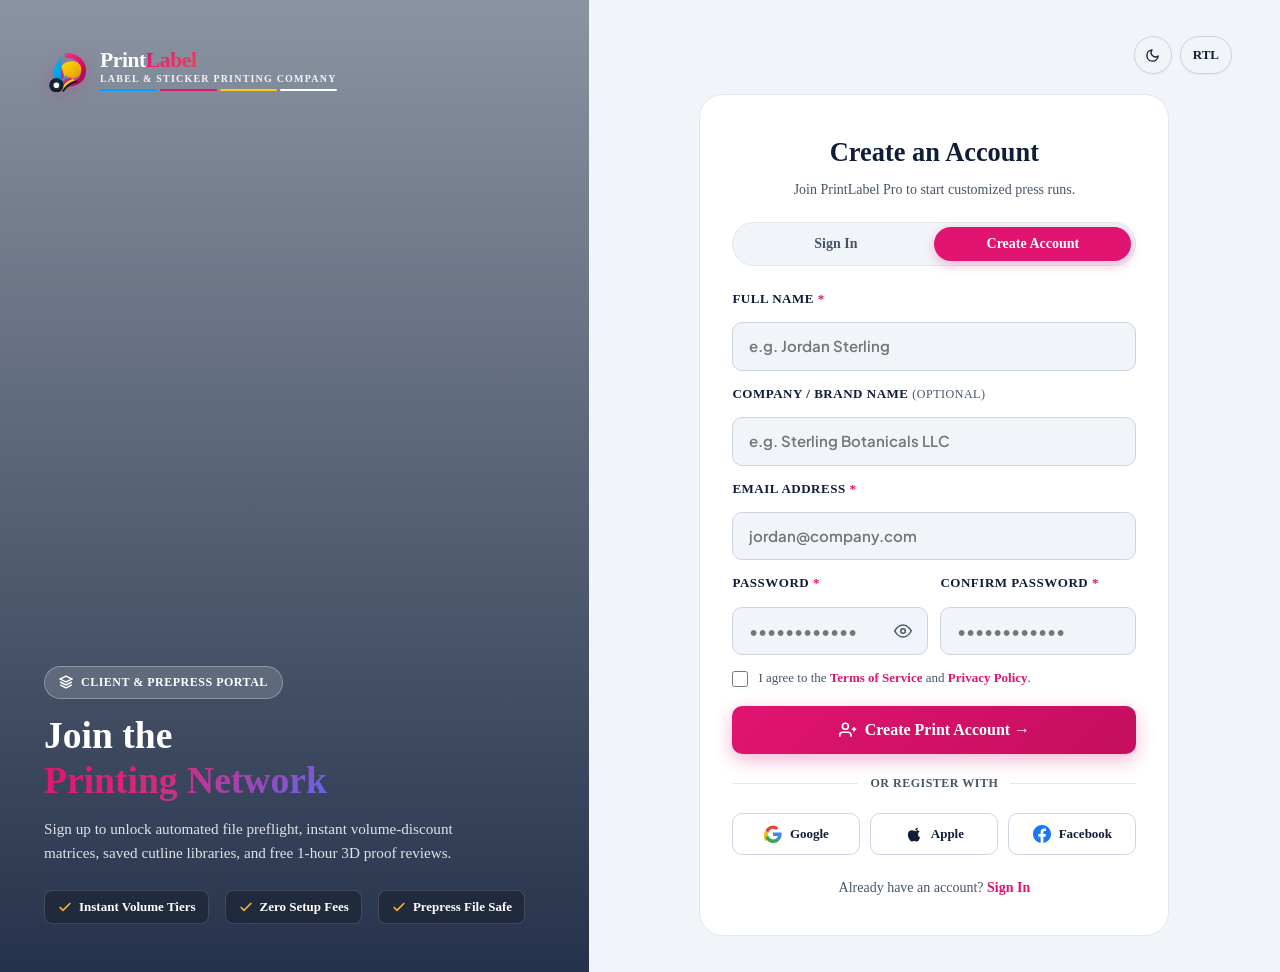
<file: signup.html>
<!DOCTYPE html>
<html lang="en" data-theme="light" dir="ltr">
<head>
  <meta charset="UTF-8">
  <meta name="viewport" content="width=device-width, initial-scale=1.0">
  <meta name="description" content="Create your PrintLabel Pro client account. Start custom print runs, get instant 3D proofs, and receive volume tier discounts.">
  <meta name="keywords" content="create print account, label maker registration, custom sticker sign up, print packaging portal">
  <title>Create an Account | PrintLabel Pro</title>
  
  <!-- Main CSS & Responsive CSS -->
  <link rel="stylesheet" href="css/style.css">
  <link rel="stylesheet" href="css/responsive.css">
  <link rel="icon" type="image/svg+xml" href="images/logo-icon.svg">
</head>
<body class="auth-page-body">

  <!-- ==========================================================================
       PAGE LOADER / PRELOADER
       ========================================================================== -->
  <div id="page-loader" class="page-loader" aria-hidden="true">
    <div class="loader-content">
      <div class="loader-brand-visual">
        <div class="loader-logo-ring">
          <img src="images/logo-icon.svg" alt="PrintLabel Loading" class="loader-logo-icon" width="58" height="58">
          <div class="cmyk-orbit">
            <span class="orbit-dot dot-c"></span>
            <span class="orbit-dot dot-m"></span>
            <span class="orbit-dot dot-y"></span>
            <span class="orbit-dot dot-k"></span>
          </div>
        </div>
        <div class="loader-brand-title">
          Print<span class="loader-magenta">Label</span>
        </div>
        <div class="loader-tagline">LABEL &amp; STICKER PRINTING COMPANY</div>
      </div>
      
      <div class="loader-progress-track">
        <div class="loader-progress-bar"></div>
      </div>
      
      <div class="loader-status">
        <span class="loader-pulse-dot"></span>
        <span class="loader-status-text">Loading Account Portal...</span>
      </div>
    </div>
  </div>

  <div class="auth-page-container">
    
    <!-- ==========================================================================
         LEFT PANEL: PHOTOGRAPHIC HERO WITH BRANDING & CALLOUT
         ========================================================================== -->
    <div class="auth-visual-side">
      <!-- Background Image with Overlay -->
      <div class="auth-bg-overlay"></div>
      
      <!-- Top Left Brand Logo -->
      <div class="auth-visual-header">
        <a href="index.html" class="brand-logo" aria-label="PrintLabel Pro Homepage">
          <img src="images/logo-icon.svg" alt="PrintLabel Logo Mark" class="brand-logo-img" width="44" height="44">
          <div class="brand-name">
            <span class="brand-main" style="color:#ffffff;">Print<span class="brand-accent">Label</span></span>
            <span class="brand-tagline" style="color:rgba(255,255,255,0.75);">LABEL &amp; STICKER PRINTING COMPANY</span>
            <span class="brand-cmyk-bar" aria-hidden="true">
              <span class="cmyk-seg c-seg"></span>
              <span class="cmyk-seg m-seg"></span>
              <span class="cmyk-seg y-seg"></span>
              <span class="cmyk-seg k-seg" style="background-color:#ffffff;"></span>
            </span>
          </div>
        </a>
      </div>

      <!-- Bottom Left Content Block -->
      <div class="auth-visual-footer">
        <div class="auth-tag-pill">
          <svg width="14" height="14" viewBox="0 0 24 24" fill="none" stroke="currentColor" stroke-width="2.5"><polygon points="12 2 2 7 12 12 22 7 12 2"></polygon><polyline points="2 17 12 22 22 17"></polyline><polyline points="2 12 12 17 22 12"></polyline></svg>
          <span>Client & Prepress Portal</span>
        </div>

        <h1 class="auth-visual-title">
          Join the <br><span class="gradient-text" style="background:linear-gradient(135deg, #ffffff 0%, var(--color-accent) 100%); -webkit-background-clip:text; -webkit-text-fill-color:transparent;">Printing Network</span>
        </h1>

        <p class="auth-visual-desc">
          Sign up to unlock automated file preflight, instant volume-discount matrices, saved cutline libraries, and free 1-hour 3D proof reviews.
        </p>

        <div class="auth-perks-row">
          <div class="auth-perk-item">
            <svg width="16" height="16" viewBox="0 0 24 24" fill="none" stroke="var(--color-accent)" stroke-width="2.5"><polyline points="20 6 9 17 4 12"></polyline></svg>
            <span>Instant Volume Tiers</span>
          </div>
          <div class="auth-perk-item">
            <svg width="16" height="16" viewBox="0 0 24 24" fill="none" stroke="var(--color-accent)" stroke-width="2.5"><polyline points="20 6 9 17 4 12"></polyline></svg>
            <span>Zero Setup Fees</span>
          </div>
          <div class="auth-perk-item">
            <svg width="16" height="16" viewBox="0 0 24 24" fill="none" stroke="var(--color-accent)" stroke-width="2.5"><polyline points="20 6 9 17 4 12"></polyline></svg>
            <span>Prepress File Safe</span>
          </div>
        </div>
      </div>
    </div>

    <!-- ==========================================================================
         RIGHT PANEL: CLEAN AUTHENTICATION CARD & CONTROLS
         ========================================================================== -->
    <div class="auth-form-side">
      
      <!-- Top Right Utility Bar -->
      <div class="auth-top-actions" style="justify-content: flex-end;">
        <div style="display:flex; align-items:center; gap:8px;">
          <!-- Theme Toggle -->
          <button class="nav-action-btn theme-toggle-btn" aria-label="Toggle Light and Dark Theme" style="height:38px; width:38px; padding:0; justify-content:center;">
            <span class="theme-icon btn-icon-symbol">
              <svg width="16" height="16" viewBox="0 0 24 24" fill="none" stroke="currentColor" stroke-width="2.2" stroke-linecap="round" stroke-linejoin="round">
                <path d="M21 12.79A9 9 0 1 1 11.21 3 7 7 0 0 0 21 12.79z"></path>
              </svg>
            </span>
          </button>

          <!-- RTL Toggle -->
          <button class="nav-action-btn rtl-toggle-btn" aria-label="Toggle Right to Left" style="height:38px; padding:0 12px; font-size:0.8125rem;">
            <span class="rtl-text">RTL</span>
          </button>
        </div>
      </div>

      <!-- Main Centered Card -->
      <div class="auth-card-wrapper">
        <div class="auth-card">
          
          <!-- Card Header & Description -->
          <div class="auth-card-header">
            <h2 id="auth-title" class="auth-card-title">Create an Account</h2>
            <p id="auth-subtitle" class="auth-card-desc">
              Join PrintLabel Pro to start customized press runs.
            </p>
          </div>

          <!-- Segmented Tab Switcher -->
          <div class="auth-tabs" role="tablist" aria-label="Authentication Options">
            <button class="auth-tab-btn" id="tab-login" role="tab" aria-selected="false" aria-controls="form-login-pane">
              Sign In
            </button>
            <button class="auth-tab-btn active" id="tab-signup" role="tab" aria-selected="true" aria-controls="form-signup-pane">
              Create Account
            </button>
          </div>

          <!-- Simulated Feedback Toast (Success notification) -->
          <div id="auth-alert-box" style="display:none; padding:12px 16px; border-radius:10px; margin-bottom:18px; font-size:0.875rem; text-align:left;"></div>

          <!-- ------------------------------------------------------------------
               TAB 1: SIGN IN FORM
               ------------------------------------------------------------------ -->
          <div id="form-login-pane" role="tabpanel" aria-labelledby="tab-login" style="display:none;">
            <form id="auth-login-form" novalidate>
              
              <!-- Email Input -->
              <div class="calc-form-group" style="margin-bottom:16px;">
                <label class="calc-label" for="login-email">Email Address</label>
                <div class="auth-input-wrapper">
                  <input type="email" id="login-email" class="calc-input auth-input" placeholder="you@brand.com" required value="client@brandstudio.com">
                </div>
                <span class="form-error-msg" id="err-login-email" style="display:none; color:#ef4444; font-size:0.75rem; margin-top:4px;">Please enter a valid email address.</span>
              </div>

              <!-- Password Input with Show/Hide Toggle -->
              <div class="calc-form-group" style="margin-bottom:16px;">
                <label class="calc-label" for="login-password">Password</label>
                <div class="auth-input-wrapper" style="position:relative;">
                  <input type="password" id="login-password" class="calc-input auth-input" placeholder="••••••••••••" required value="SecurePrint2026!">
                  <button type="button" class="auth-pwd-toggle" id="btn-toggle-login-pwd" aria-label="Toggle password visibility">
                    <svg class="eye-open" width="18" height="18" viewBox="0 0 24 24" fill="none" stroke="currentColor" stroke-width="2"><path d="M1 12s4-8 11-8 11 8 11 8-4 8-11 8-11-8-11-8z"></path><circle cx="12" cy="12" r="3"></circle></svg>
                    <svg class="eye-closed" width="18" height="18" viewBox="0 0 24 24" fill="none" stroke="currentColor" stroke-width="2" style="display:none;"><path d="M17.94 17.94A10.07 10.07 0 0 1 12 20c-7 0-11-8-11-8a18.45 18.45 0 0 1 5.06-5.94M9.9 4.24A9.12 9.12 0 0 1 12 4c7 0 11 8 11 8a18.5 18.5 0 0 1-2.16 3.19m-6.72-1.07a3 3 0 1 1-4.24-4.24"></path><line x1="1" y1="1" x2="23" y2="23"></line></svg>
                  </button>
                </div>
                <span class="form-error-msg" id="err-login-pwd" style="display:none; color:#ef4444; font-size:0.75rem; margin-top:4px;">Please enter your account password.</span>
              </div>

              <!-- Remember Me & Forgot Password Row -->
              <div style="display:flex; justify-content:space-between; align-items:center; margin-bottom:20px; font-size:0.875rem;">
                <label class="auth-checkbox-label" style="width:auto; align-items:center !important;">
                  <input type="checkbox" id="login-remember" checked>
                  <span>Remember me</span>
                </label>
                <a href="#forgot-password" class="auth-forgot-link" id="link-forgot-pwd">Forgot password?</a>
              </div>

              <!-- Full-Width Primary Sign In CTA -->
              <button type="submit" class="btn btn-primary auth-submit-btn" id="btn-submit-login">
                <svg width="18" height="18" viewBox="0 0 24 24" fill="none" stroke="currentColor" stroke-width="2.2"><path d="M15 3h4a2 2 0 0 1 2 2v14a2 2 0 0 1-2 2h-4"></path><polyline points="10 17 15 12 10 7"></polyline><line x1="15" y1="12" x2="3" y2="12"></line></svg>
                <span>Sign In to Dashboard →</span>
              </button>

              <!-- Social Divider -->
              <div class="auth-divider">
                <span>OR CONTINUE WITH</span>
              </div>

              <!-- Social Buttons Row -->
              <div class="auth-social-row">
                <button type="button" class="auth-social-btn" data-provider="Google">
                  <svg width="18" height="18" viewBox="0 0 24 24">
                    <path fill="#EA4335" d="M12 5c1.6 0 3 .6 4.1 1.7l3.1-3.1C17.3 1.8 14.8 1 12 1 7.5 1 3.7 3.6 1.9 7.3l3.7 2.9C6.5 7.4 9 5 12 5z"/>
                    <path fill="#4285F4" d="M23.5 12.3c0-.8-.1-1.6-.2-2.3H12v4.5h6.5c-.3 1.5-1.1 2.8-2.4 3.7l3.7 2.9c2.2-2 3.7-5 3.7-8.8z"/>
                    <path fill="#FBBC05" d="M5.6 14.8c-.2-.7-.4-1.5-.4-2.3s.2-1.6.4-2.3L1.9 7.3C.7 9.7 0 12 0 14.5s.7 4.8 1.9 7.2l3.7-2.9z"/>
                    <path fill="#34A853" d="M12 24c3.2 0 6-1.1 8-3l-3.7-2.9c-1.1.7-2.5 1.2-4.3 1.2-3 0-5.5-2.4-6.4-5.2L1.9 17C3.7 20.7 7.5 24 12 24z"/>
                  </svg>
                  <span>Google</span>
                </button>
                <button type="button" class="auth-social-btn" data-provider="Apple">
                  <svg width="18" height="18" viewBox="0 0 24 24" fill="currentColor">
                    <path d="M18.71 19.5c-.83 1.24-1.71 2.45-3.05 2.47-1.34.03-1.77-.79-3.29-.79-1.53 0-2 .77-3.27.82-1.31.05-2.3-1.32-3.14-2.53C4.25 17 2.94 12.45 4.7 9.39c.87-1.52 2.43-2.48 4.12-2.51 1.28-.02 2.5.87 3.29.87.78 0 2.26-1.07 3.81-.91.65.03 2.47.26 3.64 1.98-.09.06-2.17 1.28-2.15 3.81.03 3.02 2.65 4.03 2.68 4.04-.03.07-.42 1.44-1.38 2.83M15.97 6.87c.66-.82 1.11-1.96.99-3.1-.96.04-2.13.64-2.82 1.45-.61.71-1.15 1.87-1 2.99 1.07.08 2.16-.54 2.83-1.34z"/>
                  </svg>
                  <span>Apple</span>
                </button>
                <button type="button" class="auth-social-btn" data-provider="Facebook">
                  <svg width="18" height="18" viewBox="0 0 24 24" fill="#1877F2">
                    <path d="M24 12.073c0-6.627-5.373-12-12-12s-12 5.373-12 12c0 5.99 4.388 10.954 10.125 11.854v-8.385H7.078v-3.47h3.047V9.43c0-3.007 1.792-4.669 4.533-4.669 1.312 0 2.686.235 2.686.235v2.953H15.83c-1.491 0-1.956.925-1.956 1.874v2.25h3.328l-.532 3.47h-2.796v8.385C19.612 23.027 24 18.062 24 12.073z"/>
                  </svg>
                  <span>Facebook</span>
                </button>
              </div>

              <!-- Switch to Sign Up link -->
              <div style="text-align:center; margin-top:22px; font-size:0.875rem; color:var(--text-secondary);">
                Don't have an account yet? 
                <a href="#signup" class="auth-switch-link" id="link-to-signup" style="font-weight:700; color:var(--color-primary);">Create an Account</a>
              </div>

            </form>
          </div>

          <!-- ------------------------------------------------------------------
               TAB 2: CREATE ACCOUNT FORM (SIGN UP)
               ------------------------------------------------------------------ -->
          <div id="form-signup-pane" role="tabpanel" aria-labelledby="tab-signup">
            <form id="auth-signup-form" novalidate>
              
              <!-- Full Name -->
              <div class="calc-form-group" style="margin-bottom:14px;">
                <label class="calc-label" for="signup-name">Full Name <span style="color:var(--color-primary);">*</span></label>
                <input type="text" id="signup-name" class="calc-input auth-input" placeholder="e.g. Jordan Sterling" required>
                <span class="form-error-msg" id="err-signup-name" style="display:none; color:#ef4444; font-size:0.75rem; margin-top:4px;">Please enter your full name.</span>
              </div>

              <!-- Company / Brand Name (Optional) -->
              <div class="calc-form-group" style="margin-bottom:14px;">
                <label class="calc-label" for="signup-company">Company / Brand Name <span style="font-size:0.75rem; color:var(--text-secondary); font-weight:normal;">(Optional)</span></label>
                <input type="text" id="signup-company" class="calc-input auth-input" placeholder="e.g. Sterling Botanicals LLC">
              </div>

              <!-- Email Address -->
              <div class="calc-form-group" style="margin-bottom:14px;">
                <label class="calc-label" for="signup-email">Email Address <span style="color:var(--color-primary);">*</span></label>
                <input type="email" id="signup-email" class="calc-input auth-input" placeholder="jordan@company.com" required>
                <span class="form-error-msg" id="err-signup-email" style="display:none; color:#ef4444; font-size:0.75rem; margin-top:4px;">Please enter a valid email address.</span>
              </div>

              <!-- Password & Confirm Password Row -->
              <div class="calc-grid-2" style="margin-bottom:14px; gap:12px;">
                <div class="calc-form-group" style="margin-bottom:0;">
                  <label class="calc-label" for="signup-pwd">Password <span style="color:var(--color-primary);">*</span></label>
                  <div class="auth-input-wrapper" style="position:relative;">
                    <input type="password" id="signup-pwd" class="calc-input auth-input" placeholder="••••••••••••" required>
                    <button type="button" class="auth-pwd-toggle" id="btn-toggle-signup-pwd" aria-label="Toggle password visibility">
                      <svg class="eye-open" width="18" height="18" viewBox="0 0 24 24" fill="none" stroke="currentColor" stroke-width="2"><path d="M1 12s4-8 11-8 11 8 11 8-4 8-11 8-11-8-11-8z"></path><circle cx="12" cy="12" r="3"></circle></svg>
                      <svg class="eye-closed" width="18" height="18" viewBox="0 0 24 24" fill="none" stroke="currentColor" stroke-width="2" style="display:none;"><path d="M17.94 17.94A10.07 10.07 0 0 1 12 20c-7 0-11-8-11-8a18.45 18.45 0 0 1 5.06-5.94M9.9 4.24A9.12 9.12 0 0 1 12 4c7 0 11 8 11 8a18.5 18.5 0 0 1-2.16 3.19m-6.72-1.07a3 3 0 1 1-4.24-4.24"></path><line x1="1" y1="1" x2="23" y2="23"></line></svg>
                    </button>
                  </div>
                  <span class="form-error-msg" id="err-signup-pwd" style="display:none; color:#ef4444; font-size:0.75rem; margin-top:4px;">Min 6 characters.</span>
                </div>

                <div class="calc-form-group" style="margin-bottom:0;">
                  <label class="calc-label" for="signup-pwd-confirm">Confirm Password <span style="color:var(--color-primary);">*</span></label>
                  <div class="auth-input-wrapper">
                    <input type="password" id="signup-pwd-confirm" class="calc-input auth-input" placeholder="••••••••••••" required>
                  </div>
                  <span class="form-error-msg" id="err-signup-pwd-confirm" style="display:none; color:#ef4444; font-size:0.75rem; margin-top:4px;">Passwords must match.</span>
                </div>
              </div>

              <!-- Terms acceptance -->
              <div style="margin-bottom:18px; font-size:0.8125rem;">
                <label class="auth-checkbox-label">
                  <input type="checkbox" id="signup-terms" required>
                  <span>I agree to the <a href="#" style="color:var(--color-primary); font-weight:700;">Terms of Service</a> and <a href="#" style="color:var(--color-primary); font-weight:700;">Privacy Policy</a>.</span>
                </label>
                <span class="form-error-msg" id="err-signup-terms" style="display:none; color:#ef4444; font-size:0.75rem; margin-top:4px;">You must agree to continue.</span>
              </div>

              <!-- Full-Width Create Account CTA -->
              <button type="submit" class="btn btn-primary auth-submit-btn" id="btn-submit-signup">
                <svg width="18" height="18" viewBox="0 0 24 24" fill="none" stroke="currentColor" stroke-width="2.2"><path d="M16 21v-2a4 4 0 0 0-4-4H5a4 4 0 0 0-4 4v2"></path><circle cx="8.5" cy="7" r="4"></circle><line x1="20" y1="8" x2="20" y2="14"></line><line x1="23" y1="11" x2="17" y2="11"></line></svg>
                <span>Create Print Account →</span>
              </button>

              <!-- Social Divider -->
              <div class="auth-divider">
                <span>OR REGISTER WITH</span>
              </div>

              <!-- Social Buttons Row -->
              <div class="auth-social-row">
                <button type="button" class="auth-social-btn" data-provider="Google">
                  <svg width="18" height="18" viewBox="0 0 24 24">
                    <path fill="#EA4335" d="M12 5c1.6 0 3 .6 4.1 1.7l3.1-3.1C17.3 1.8 14.8 1 12 1 7.5 1 3.7 3.6 1.9 7.3l3.7 2.9C6.5 7.4 9 5 12 5z"/>
                    <path fill="#4285F4" d="M23.5 12.3c0-.8-.1-1.6-.2-2.3H12v4.5h6.5c-.3 1.5-1.1 2.8-2.4 3.7l3.7 2.9c2.2-2 3.7-5 3.7-8.8z"/>
                    <path fill="#FBBC05" d="M5.6 14.8c-.2-.7-.4-1.5-.4-2.3s.2-1.6.4-2.3L1.9 7.3C.7 9.7 0 12 0 14.5s.7 4.8 1.9 7.2l3.7-2.9z"/>
                    <path fill="#34A853" d="M12 24c3.2 0 6-1.1 8-3l-3.7-2.9c-1.1.7-2.5 1.2-4.3 1.2-3 0-5.5-2.4-6.4-5.2L1.9 17C3.7 20.7 7.5 24 12 24z"/>
                  </svg>
                  <span>Google</span>
                </button>
                <button type="button" class="auth-social-btn" data-provider="Apple">
                  <svg width="18" height="18" viewBox="0 0 24 24" fill="currentColor">
                    <path d="M18.71 19.5c-.83 1.24-1.71 2.45-3.05 2.47-1.34.03-1.77-.79-3.29-.79-1.53 0-2 .77-3.27.82-1.31.05-2.3-1.32-3.14-2.53C4.25 17 2.94 12.45 4.7 9.39c.87-1.52 2.43-2.48 4.12-2.51 1.28-.02 2.5.87 3.29.87.78 0 2.26-1.07 3.81-.91.65.03 2.47.26 3.64 1.98-.09.06-2.17 1.28-2.15 3.81.03 3.02 2.65 4.03 2.68 4.04-.03.07-.42 1.44-1.38 2.83M15.97 6.87c.66-.82 1.11-1.96.99-3.1-.96.04-2.13.64-2.82 1.45-.61.71-1.15 1.87-1 2.99 1.07.08 2.16-.54 2.83-1.34z"/>
                  </svg>
                  <span>Apple</span>
                </button>
                <button type="button" class="auth-social-btn" data-provider="Facebook">
                  <svg width="18" height="18" viewBox="0 0 24 24" fill="#1877F2">
                    <path d="M24 12.073c0-6.627-5.373-12-12-12s-12 5.373-12 12c0 5.99 4.388 10.954 10.125 11.854v-8.385H7.078v-3.47h3.047V9.43c0-3.007 1.792-4.669 4.533-4.669 1.312 0 2.686.235 2.686.235v2.953H15.83c-1.491 0-1.956.925-1.956 1.874v2.25h3.328l-.532 3.47h-2.796v8.385C19.612 23.027 24 18.062 24 12.073z"/>
                  </svg>
                  <span>Facebook</span>
                </button>
              </div>

              <!-- Switch to Sign In link -->
              <div style="text-align:center; margin-top:22px; font-size:0.875rem; color:var(--text-secondary);">
                Already have an account? 
                <a href="#login" class="auth-switch-link" id="link-to-signin" style="font-weight:700; color:var(--color-primary);">Sign In</a>
              </div>

            </form>
          </div>

        </div>
      </div>

    </div>

  </div>

  <!-- Back to Top Floating Button -->
  <button id="back-to-top" class="back-to-top" aria-label="Scroll Back to Top">
    <svg width="20" height="20" viewBox="0 0 24 24" fill="none" stroke="currentColor" stroke-width="2.5" stroke-linecap="round" stroke-linejoin="round">
      <polyline points="18 15 12 9 6 15"></polyline>
    </svg>
  </button>

  <!-- JavaScript -->
  <script src="js/main.js"></script>
</body>
</html>
</file>
<file: css/style.css>
/* ==========================================================================
   PrintLabel Pro — Design System & Stylesheet
   Theme: Vibrant Magenta / Crimson Pink + Golden Yellow + Deep Slate Navy
   Phase 1: Home 1 (All 8 Structured Sections + Complete Original Specs)
   ========================================================================== */

/* --- Google Fonts --- */
@import url('https://fonts.googleapis.com/css2?family=Outfit:wght@500;600;700;800;900&family=Plus+Jakarta+Sans:wght@400;500;600;700;800;900&display=swap');

/* --- Root CSS Variables (Light Theme Default) --- */
:root {
  --font-primary: 'Plus Jakarta Sans', -apple-system, BlinkMacSystemFont, 'Segoe UI', Roboto, sans-serif;
  --font-display: 'Plus Jakarta Sans', sans-serif;

  /* Color Palette - Vibrant Print Inspired */
  --color-primary: #e11471;        /* Vibrant Crimson Magenta / Pink */
  --color-primary-hover: #c00f5e;
  --color-primary-light: #fdf2f8;
  --color-primary-glow: rgba(225, 20, 113, 0.25);

  --color-accent: #fbb034;         /* Warm Golden Yellow */
  --color-accent-hover: #f59e0b;
  --color-accent-light: #fef8eb;

  --color-cyan: #06b6d4;           /* Cyan Accent */
  --color-cyan-light: #ecfeff;

  --color-emerald: #10b981;        /* Eco Green */
  --color-emerald-light: #d1fae5;

  /* Neutrals - Light Mode */
  --bg-body: #f8fafc;
  --bg-surface: #ffffff;
  --bg-surface-elevated: #ffffff;
  --bg-surface-secondary: #f1f5f9;
  --bg-surface-tertiary: #e2e8f0;
  
  --text-main: #0f1d38;            /* Deep navy dark readable typography */
  --text-secondary: #475569;
  --text-muted: #64748b;
  --text-inverse: #ffffff;

  --border-subtle: #e2e8f0;
  --border-medium: #cbd5e1;
  --border-focus: #e11471;

  /* Card and Component Tokens */
  --card-radius: 16px;
  --card-radius-sm: 10px;
  --card-radius-lg: 24px;
  --btn-radius: 9999px;
  
  --shadow-xs: 0 1px 2px 0 rgba(15, 29, 56, 0.05);
  --shadow-sm: 0 2px 5px -1px rgba(15, 29, 56, 0.06), 0 1px 2px -1px rgba(15, 29, 56, 0.04);
  --shadow-md: 0 10px 25px -5px rgba(15, 29, 56, 0.08), 0 8px 10px -6px rgba(15, 29, 56, 0.04);
  --shadow-lg: 0 20px 35px -10px rgba(15, 29, 56, 0.12), 0 10px 15px -5px rgba(15, 29, 56, 0.06);
  --shadow-hover: 0 22px 45px -10px rgba(225, 20, 113, 0.22);

  --transition-fast: 0.18s cubic-bezier(0.4, 0, 0.2, 1);
  --transition-normal: 0.28s cubic-bezier(0.4, 0, 0.2, 1);
  --transition-slow: 0.45s cubic-bezier(0.16, 1, 0.3, 1);

  --container-max-width: 1320px;
  --header-height: 80px;
  --topbar-height: 40px;
}

/* --- Dark Theme Variables --- */
[data-theme="dark"] {
  --bg-body: #0b1120;
  --bg-surface: #131d33;
  --bg-surface-elevated: #1a2744;
  --bg-surface-secondary: #0f172a;
  --bg-surface-tertiary: #1e293b;

  --text-main: #f8fafc;
  --text-secondary: #cbd5e1;
  --text-muted: #94a3b8;
  --text-inverse: #0b1120;

  --border-subtle: #1e293b;
  --border-medium: #334155;
  --border-focus: #f43f5e;

  --color-primary-light: rgba(225, 20, 113, 0.18);
  --color-accent-light: rgba(251, 176, 52, 0.18);
  --color-cyan-light: rgba(6, 182, 212, 0.18);
  --color-emerald-light: rgba(16, 185, 129, 0.18);

  --shadow-xs: 0 1px 2px 0 rgba(0, 0, 0, 0.3);
  --shadow-sm: 0 2px 6px -1px rgba(0, 0, 0, 0.4);
  --shadow-md: 0 10px 25px -5px rgba(0, 0, 0, 0.5);
  --shadow-lg: 0 20px 40px -10px rgba(0, 0, 0, 0.6);
  --shadow-hover: 0 22px 45px -10px rgba(225, 20, 113, 0.3);
}

/* --- Base & Reset --- */
*, *::before, *::after {
  box-sizing: border-box;
  margin: 0;
  padding: 0;
}

html {
  scroll-behavior: smooth;
  -webkit-font-smoothing: antialiased;
  -moz-osx-font-smoothing: grayscale;
  font-size: 16px;
  overflow-x: clip;
}

body {
  font-family: var(--font-primary);
  background-color: var(--bg-body);
  color: var(--text-main);
  line-height: 1.6;
  min-height: 100vh;
  overflow-x: clip;
  width: 100%;
  position: relative;
  transition: background-color var(--transition-normal), color var(--transition-normal);
  box-sizing: border-box;
}

/* RTL Support */
[dir="rtl"] {
  direction: rtl;
  text-align: right;
}

[dir="rtl"] .dropdown-menu {
  left: auto;
  right: 0;
}

[dir="rtl"] .hero-features-list,
[dir="rtl"] .category-meta,
[dir="rtl"] .product-footer,
[dir="rtl"] .rating-stars,
[dir="rtl"] .btn {
  flex-direction: row-reverse;
}

img {
  max-width: 100%;
  height: auto;
  display: block;
}

a {
  color: inherit;
  text-decoration: none;
  transition: color var(--transition-fast);
}

button, input, select, textarea {
  font-family: inherit;
  font-size: inherit;
  color: inherit;
  outline: none;
}

button {
  cursor: pointer;
  border: none;
  background: none;
}

ul, ol {
  list-style: none;
}

/* --- Layout Container --- */
.container {
  width: 100%;
  max-width: var(--container-max-width);
  margin-left: auto;
  margin-right: auto;
  padding-left: 24px;
  padding-right: 24px;
}

.section {
  padding-top: 96px;
  padding-bottom: 96px;
  position: relative;
}

.section-bg {
  background-color: var(--bg-surface-secondary);
}

/* Section Header Component */
.section-header {
  text-align: center;
  max-width: 760px;
  margin: 0 auto 56px auto;
}

.section-tag {
  display: inline-flex;
  align-items: center;
  gap: 8px;
  padding: 6px 18px;
  background-color: var(--color-primary-light);
  color: var(--color-primary);
  font-size: 0.8125rem;
  font-weight: 800;
  text-transform: uppercase;
  letter-spacing: 0.08em;
  border-radius: 9999px;
  margin-bottom: 16px;
  border: 1px solid rgba(225, 20, 113, 0.2);
}

.section-title {
  font-size: clamp(2rem, 3.8vw, 2.85rem);
  font-weight: 900;
  color: var(--text-main);
  line-height: 1.22;
  margin-bottom: 16px;
  letter-spacing: -0.025em;
}

.section-description {
  font-size: 1.0625rem;
  color: var(--text-secondary);
  line-height: 1.65;
}

/* --- Buttons & Action Elements --- */
.btn {
  display: inline-flex;
  align-items: center;
  justify-content: center;
  gap: 10px;
  font-weight: 700;
  font-size: 0.9375rem;
  padding: 13px 26px;
  border-radius: var(--btn-radius);
  transition: all var(--transition-fast);
  text-align: center;
  white-space: nowrap;
  position: relative;
  overflow: hidden;
}

.btn-primary {
  background: linear-gradient(135deg, #e11471 0%, #db2777 100%);
  color: #ffffff;
  box-shadow: 0 4px 16px rgba(225, 20, 113, 0.35);
}

.btn-primary:hover {
  background: linear-gradient(135deg, #c00f5e 0%, #be185d 100%);
  transform: translateY(-2px);
  box-shadow: 0 8px 24px rgba(225, 20, 113, 0.45);
  color: #ffffff;
}

.btn-accent {
  background: linear-gradient(135deg, #fbb034 0%, #f59e0b 100%);
  color: #0f1d38;
  font-weight: 800;
  box-shadow: 0 4px 16px rgba(251, 176, 52, 0.35);
}

.btn-accent:hover {
  background: linear-gradient(135deg, #f59e0b 0%, #d97706 100%);
  transform: translateY(-2px);
  box-shadow: 0 8px 24px rgba(251, 176, 52, 0.5);
  color: #0f1d38;
}

.btn-secondary {
  background-color: var(--bg-surface);
  color: var(--text-main);
  border: 1px solid var(--border-medium);
  box-shadow: var(--shadow-xs);
}

.btn-secondary:hover {
  background-color: var(--bg-surface-secondary);
  border-color: var(--color-primary);
  color: var(--color-primary);
  transform: translateY(-2px);
}

.btn-white {
  background-color: #ffffff;
  color: #0f1d38;
  box-shadow: 0 4px 15px rgba(0, 0, 0, 0.15);
}

.btn-white:hover {
  background-color: #f8fafc;
  transform: translateY(-2px);
  color: var(--color-primary);
}

.btn-sm {
  padding: 8px 18px;
  font-size: 0.8125rem;
}

.btn-lg {
  padding: 16px 34px;
  font-size: 1.0625rem;
}

.btn-icon {
  width: 42px;
  height: 42px;
  padding: 0;
  border-radius: 50%;
  display: inline-flex;
  align-items: center;
  justify-content: center;
  background-color: var(--bg-surface-secondary);
  color: var(--text-main);
  border: 1px solid var(--border-subtle);
  transition: all var(--transition-fast);
}

.btn-icon:hover {
  background-color: var(--color-primary-light);
  color: var(--color-primary);
  border-color: var(--color-primary);
}

/* ==========================================================================
   Top Notification Banner & Utility Bar
   ========================================================================== */
.top-bar {
  background: #0f1d38;
  color: #e2e8f0;
  font-size: 0.8125rem;
  padding: 8px 0;
  border-bottom: 1px solid rgba(255, 255, 255, 0.1);
  position: relative;
  z-index: 60;
}

.top-bar-inner {
  display: flex;
  align-items: center;
  justify-content: space-between;
  gap: 16px;
}

.top-announcement {
  display: flex;
  align-items: center;
  gap: 10px;
  font-weight: 600;
}

.announcement-badge {
  background: linear-gradient(135deg, #e11471, #f43f5e);
  color: #fff;
  padding: 2px 8px;
  border-radius: 4px;
  font-size: 0.6875rem;
  font-weight: 800;
  text-transform: uppercase;
}

.top-controls {
  display: flex;
  align-items: center;
  gap: 14px;
}

.utility-btn {
  display: inline-flex;
  align-items: center;
  gap: 6px;
  color: #cbd5e1;
  font-size: 0.75rem;
  font-weight: 600;
  padding: 4px 10px;
  border-radius: 6px;
  background: rgba(255, 255, 255, 0.08);
  border: 1px solid rgba(255, 255, 255, 0.12);
  transition: all var(--transition-fast);
}

.utility-btn:hover {
  background: rgba(255, 255, 255, 0.18);
  color: #ffffff;
}

/* ==========================================================================
   Header & Main Navigation
   ========================================================================== */
.main-header {
  position: -webkit-sticky !important;
  position: sticky !important;
  top: 0 !important;
  left: 0 !important;
  width: 100% !important;
  background-color: rgba(255, 255, 255, 0.96);
  backdrop-filter: blur(16px);
  -webkit-backdrop-filter: blur(16px);
  border-bottom: 1px solid var(--border-subtle);
  z-index: 1000 !important;
  box-shadow: 0 2px 16px rgba(0, 0, 0, 0.05);
  transition: background-color var(--transition-normal), border-color var(--transition-normal), box-shadow var(--transition-normal);
}

.main-header.header-scrolled {
  background-color: rgba(255, 255, 255, 0.99);
  box-shadow: 0 4px 20px rgba(0, 0, 0, 0.08);
  border-bottom-color: var(--border-medium);
}

[data-theme="dark"] .main-header {
  background-color: rgba(15, 23, 42, 0.96);
  border-color: rgba(255, 255, 255, 0.08);
  box-shadow: 0 4px 20px rgba(0, 0, 0, 0.35);
}

[data-theme="dark"] .main-header.header-scrolled {
  background-color: rgba(15, 23, 42, 0.99);
  box-shadow: 0 6px 24px rgba(0, 0, 0, 0.5);
  border-bottom-color: rgba(255, 255, 255, 0.14);
}

.header-inner {
  display: flex;
  align-items: center;
  justify-content: space-between;
  height: var(--header-height);
  gap: 20px;
}

/* Brand Logo */
.brand-logo {
  display: inline-flex;
  align-items: center;
  gap: 12px;
  text-decoration: none;
  transition: transform var(--transition-fast);
  user-select: none;
}

.brand-logo:hover {
  transform: translateY(-1px);
}

.brand-logo-img {
  width: 44px;
  height: 44px;
  object-fit: contain;
  flex-shrink: 0;
  filter: drop-shadow(0 3px 8px rgba(225, 20, 113, 0.25));
}

.brand-name {
  display: flex;
  flex-direction: column;
  white-space: nowrap;
  gap: 2px;
}

.brand-main {
  font-size: 1.35rem;
  font-weight: 900;
  line-height: 1.05;
  color: var(--text-main);
  letter-spacing: -0.02em;
}

.brand-accent {
  background: linear-gradient(135deg, #e11471 0%, #f43f5e 100%);
  -webkit-background-clip: text;
  -webkit-text-fill-color: transparent;
  background-clip: text;
  color: #e11471;
  font-weight: 900;
}

.brand-tagline {
  font-size: 0.625rem;
  color: var(--text-secondary);
  font-weight: 800;
  letter-spacing: 0.12em;
  text-transform: uppercase;
  line-height: 1;
}

.brand-cmyk-bar {
  display: flex;
  gap: 3px;
  margin-top: 3px;
  width: 100%;
}

.cmyk-seg {
  height: 2.5px;
  flex: 1;
  border-radius: 2px;
}

.c-seg { background-color: #00a3ff; }
.m-seg { background-color: #e11471; }
.y-seg { background-color: #facc15; }
.k-seg { background-color: #1e293b; }

[data-theme="dark"] .k-seg {
  background-color: #94a3b8;
}

/* Footer Brand Logo High Contrast Adjustments (Light & Dark mode compatible) */
.main-footer .brand-main,
.footer-top .brand-main,
[data-theme="dark"] .brand-main {
  color: #ffffff !important;
}

.main-footer .brand-main {
  color: #ffffff !important;
}

.main-footer .brand-tagline,
.footer-top .brand-tagline {
  color: #cbd5e1 !important;
  opacity: 0.95 !important;
}

.main-footer .k-seg,
.footer-top .k-seg {
  background-color: #ffffff !important;
}

/* Split-screen Auth Left Panel Brand Logo */
.auth-visual-side .brand-main,
.auth-hero-panel .brand-main {
  color: #ffffff !important;
}

.auth-visual-side .brand-tagline,
.auth-hero-panel .brand-tagline {
  color: rgba(255, 255, 255, 0.9) !important;
}

.auth-visual-side .k-seg,
.auth-hero-panel .k-seg {
  background-color: #ffffff !important;
}

/* ==========================================================================
   PAGE LOADER / PRELOADER (ATTRACTIVE CMYK PRINT STUDIO ANIMATION)
   ========================================================================== */
.page-loader {
  position: fixed;
  inset: 0;
  z-index: 999999;
  display: flex;
  align-items: center;
  justify-content: center;
  background-color: var(--bg-surface);
  transition: opacity 0.5s cubic-bezier(0.4, 0, 0.2, 1), visibility 0.5s ease;
  visibility: visible;
  opacity: 1;
}

.page-loader.loaded {
  opacity: 0;
  visibility: hidden;
  pointer-events: none;
}

.loader-content {
  display: flex;
  flex-direction: column;
  align-items: center;
  text-align: center;
  padding: 32px;
  max-width: 360px;
  width: 90%;
  animation: loaderFadeIn 0.35s ease-out;
}

.loader-brand-visual {
  display: flex;
  flex-direction: column;
  align-items: center;
  margin-bottom: 24px;
}

.loader-logo-ring {
  position: relative;
  width: 92px;
  height: 92px;
  display: flex;
  align-items: center;
  justify-content: center;
  margin-bottom: 18px;
}

.loader-logo-icon {
  width: 58px;
  height: 58px;
  object-fit: contain;
  z-index: 2;
  animation: loaderPulse 2s ease-in-out infinite;
  filter: drop-shadow(0 6px 16px rgba(225, 20, 113, 0.35));
}

.cmyk-orbit {
  position: absolute;
  inset: 0;
  border-radius: 50%;
  border: 2px dashed rgba(225, 20, 113, 0.18);
  animation: cmykSpin 3.5s linear infinite;
}

.orbit-dot {
  position: absolute;
  width: 10px;
  height: 10px;
  border-radius: 50%;
  box-shadow: 0 0 10px currentColor;
}

.dot-c { top: -5px; left: calc(50% - 5px); background: #00a3ff; color: #00a3ff; }
.dot-m { right: -5px; top: calc(50% - 5px); background: #e11471; color: #e11471; }
.dot-y { bottom: -5px; left: calc(50% - 5px); background: #facc15; color: #facc15; }
.dot-k { left: -5px; top: calc(50% - 5px); background: #0f172a; color: #0f172a; }

[data-theme="dark"] .dot-k {
  background: #ffffff;
  color: #ffffff;
}

.loader-brand-title {
  font-size: 1.75rem;
  font-weight: 900;
  letter-spacing: -0.02em;
  color: var(--text-main);
  line-height: 1.1;
  margin-bottom: 4px;
}

.loader-magenta {
  background: linear-gradient(135deg, #e11471 0%, #f43f5e 100%);
  -webkit-background-clip: text;
  -webkit-text-fill-color: transparent;
  background-clip: text;
  color: #e11471;
}

.loader-tagline {
  font-size: 0.6875rem;
  font-weight: 800;
  letter-spacing: 0.14em;
  color: var(--text-secondary);
  text-transform: uppercase;
}

.loader-progress-track {
  width: 100%;
  height: 4px;
  background: var(--bg-surface-secondary);
  border-radius: 9999px;
  overflow: hidden;
  margin-bottom: 16px;
  border: 1px solid var(--border-subtle);
  position: relative;
}

.loader-progress-bar {
  height: 100%;
  width: 40%;
  background: linear-gradient(90deg, #00a3ff 0%, #e11471 40%, #facc15 80%, #0f172a 100%);
  border-radius: 9999px;
  animation: loaderProgressMove 1.6s cubic-bezier(0.65, 0, 0.35, 1) infinite;
}

.loader-status {
  display: flex;
  align-items: center;
  gap: 8px;
  font-size: 0.8125rem;
  font-weight: 600;
  color: var(--text-secondary);
}

.loader-pulse-dot {
  width: 8px;
  height: 8px;
  border-radius: 50%;
  background: var(--color-primary);
  animation: dotPulse 1.2s ease-in-out infinite;
  box-shadow: 0 0 8px rgba(225, 20, 113, 0.6);
}

@keyframes loaderFadeIn {
  from { opacity: 0; transform: scale(0.96); }
  to { opacity: 1; transform: scale(1); }
}

@keyframes loaderPulse {
  0%, 100% { transform: scale(1); }
  50% { transform: scale(1.06); }
}

@keyframes cmykSpin {
  from { transform: rotate(0deg); }
  to { transform: rotate(360deg); }
}

@keyframes loaderProgressMove {
  0% { transform: translateX(-100%); width: 25%; }
  50% { transform: translateX(50%); width: 65%; }
  100% { transform: translateX(250%); width: 30%; }
}

@keyframes dotPulse {
  0%, 100% { opacity: 1; transform: scale(1); }
  50% { opacity: 0.4; transform: scale(0.75); }
}

/* Navigation Links */
.nav-menu-wrapper {
  display: flex;
  align-items: center;
}

.nav-menu {
  display: flex;
  align-items: center;
  gap: 8px;
}

.nav-link {
  font-weight: 700;
  font-size: 0.9375rem;
  color: var(--text-secondary);
  padding: 8px 14px;
  border-radius: 8px;
  display: flex;
  align-items: center;
  gap: 6px;
  white-space: nowrap;
  transition: all var(--transition-fast);
}

.nav-link:hover,
.nav-link.active {
  color: var(--color-primary);
  background-color: var(--color-primary-light);
}

/* Nav Dropdown */
.nav-item-dropdown {
  position: relative;
}

.dropdown-menu {
  position: absolute;
  top: calc(100% + 8px);
  left: 0;
  min-width: 220px;
  background-color: var(--bg-surface);
  border: 1px solid var(--border-subtle);
  border-radius: var(--card-radius-sm);
  padding: 8px;
  box-shadow: var(--shadow-lg);
  opacity: 0;
  visibility: hidden;
  transform: translateY(10px);
  transition: all var(--transition-fast);
  z-index: 100;
}

.nav-item-dropdown:hover .dropdown-menu,
.nav-item-dropdown.active .dropdown-menu {
  opacity: 1;
  visibility: visible;
  transform: translateY(0);
}

.dropdown-item {
  display: flex;
  align-items: center;
  justify-content: space-between;
  padding: 10px 14px;
  font-size: 0.875rem;
  font-weight: 600;
  color: var(--text-secondary);
  border-radius: 6px;
  transition: all var(--transition-fast);
}

.dropdown-item:hover,
.dropdown-item.active {
  background-color: var(--color-primary-light);
  color: var(--color-primary);
}

.badge-tag {
  font-size: 0.6875rem;
  padding: 2px 6px;
  border-radius: 4px;
  background-color: var(--color-primary);
  color: #fff;
  font-weight: 800;
}

/* Header Action Right - Uniform Button Sizing */
.header-actions {
  display: flex;
  align-items: center;
  gap: 10px;
}

.nav-action-btn {
  height: 40px;
  padding: 0 16px;
  font-size: 0.84375rem;
  font-weight: 700;
  border-radius: 9999px;
  display: inline-flex;
  align-items: center;
  justify-content: center;
  gap: 6px;
  background-color: var(--bg-surface-secondary);
  color: var(--text-main);
  border: 1px solid var(--border-medium);
  box-shadow: var(--shadow-xs);
  transition: all var(--transition-fast);
  white-space: nowrap;
  cursor: pointer;
  text-decoration: none;
}

.nav-action-btn:hover {
  background-color: var(--color-primary-light);
  color: var(--color-primary);
  border-color: var(--color-primary);
  transform: translateY(-2px);
}

.nav-action-cta {
  background: linear-gradient(135deg, #e11471 0%, #db2777 100%);
  color: #ffffff;
  border-color: transparent;
  box-shadow: 0 3px 12px rgba(225, 20, 113, 0.35);
}

.nav-action-cta:hover {
  background: linear-gradient(135deg, #c00f5e 0%, #be185d 100%);
  color: #ffffff;
  border-color: transparent;
  transform: translateY(-2px);
  box-shadow: 0 6px 18px rgba(225, 20, 113, 0.45);
}

.btn-icon-symbol {
  font-size: 0.9375rem;
  line-height: 1;
  display: inline-flex;
  align-items: center;
  justify-content: center;
}

.btn-icon-symbol svg {
  display: block;
}

/* ==========================================================================
   HOME 2 SPECIFIC STYLES & SECTIONS
   ========================================================================== */

/* --- 1. Alternative Hero (Creative Print Studio Presentation) --- */
.hero-2-section {
  position: relative;
  overflow: hidden;
  padding-top: 70px;
  padding-bottom: 90px;
  background: radial-gradient(circle at 10% 20%, rgba(225, 20, 113, 0.07) 0%, transparent 50%),
              radial-gradient(circle at 90% 80%, rgba(251, 176, 52, 0.1) 0%, transparent 60%),
              var(--bg-surface-secondary);
}

.hero-2-grid {
  display: grid;
  grid-template-columns: 1.1fr 0.9fr;
  gap: 52px;
  align-items: center;
}

.studio-badge {
  display: inline-flex;
  align-items: center;
  gap: 10px;
  background: var(--bg-surface);
  border: 1px solid var(--border-medium);
  padding: 8px 18px;
  border-radius: 9999px;
  font-size: 0.8125rem;
  font-weight: 800;
  color: var(--text-main);
  box-shadow: var(--shadow-sm);
  margin-bottom: 24px;
}

.studio-badge .live-dot {
  width: 9px;
  height: 9px;
  border-radius: 50%;
  background-color: var(--color-primary);
  box-shadow: 0 0 0 0 rgba(225, 20, 113, 0.7);
  animation: pulse 2s infinite;
}

.hero-2-title {
  font-size: clamp(2.35rem, 4.6vw, 3.65rem);
  font-weight: 900;
  line-height: 1.15;
  color: var(--text-main);
  margin-bottom: 20px;
  letter-spacing: -0.03em;
}

.hero-2-title .highlight {
  color: var(--color-primary);
  position: relative;
  display: inline-block;
}

.hero-2-title .highlight::after {
  content: '';
  position: absolute;
  bottom: 4px;
  left: 0;
  right: 0;
  height: 8px;
  background: rgba(251, 176, 52, 0.35);
  z-index: -1;
  border-radius: 4px;
}

.hero-2-desc {
  font-size: 1.125rem;
  color: var(--text-secondary);
  line-height: 1.65;
  margin-bottom: 36px;
  max-width: 560px;
}

.hero-2-stats-row {
  display: flex;
  align-items: center;
  gap: 32px;
  padding-top: 28px;
  border-top: 1px solid var(--border-subtle);
}

.hero-stat-box {
  display: flex;
  flex-direction: column;
}

.hero-stat-num {
  font-size: 1.65rem;
  font-weight: 900;
  color: var(--text-main);
  line-height: 1.1;
}

.hero-stat-num span {
  color: var(--color-primary);
}

.hero-stat-label {
  font-size: 0.75rem;
  font-weight: 700;
  color: var(--text-muted);
  text-transform: uppercase;
  letter-spacing: 0.04em;
  margin-top: 4px;
}

/* Studio Visual Card Showcase */
.studio-showcase-card {
  background: var(--bg-surface);
  border: 1px solid var(--border-medium);
  border-radius: var(--card-radius-lg);
  padding: 16px;
  box-shadow: var(--shadow-lg);
  position: relative;
}

.studio-main-img {
  width: 100%;
  height: 440px;
  object-fit: cover;
  border-radius: 18px;
  display: block;
}

.studio-float-bar {
  position: absolute;
  bottom: -20px;
  left: 32px;
  right: 32px;
  background: rgba(15, 29, 56, 0.92);
  backdrop-filter: blur(12px);
  color: #ffffff;
  padding: 16px 24px;
  border-radius: 14px;
  display: flex;
  align-items: center;
  justify-content: space-between;
  box-shadow: 0 15px 35px rgba(0, 0, 0, 0.25);
  border: 1px solid rgba(255, 255, 255, 0.15);
}

.studio-float-info {
  display: flex;
  align-items: center;
  gap: 12px;
}

.studio-float-tag {
  font-size: 0.8125rem;
  font-weight: 700;
  color: #fbb034;
}

/* --- 2. Labels by Industry Grid --- */
.industry-grid {
  display: grid;
  grid-template-columns: repeat(3, 1fr);
  gap: 28px;
}

.industry-card {
  background: var(--bg-surface);
  border: 1px solid var(--border-subtle);
  border-radius: var(--card-radius);
  overflow: hidden;
  box-shadow: var(--shadow-sm);
  display: flex;
  flex-direction: column;
  transition: all var(--transition-normal);
  text-decoration: none;
  height: 100%;
}

.industry-card:hover {
  transform: translateY(-8px);
  box-shadow: var(--shadow-hover);
  border-color: var(--color-primary);
}

.industry-img-box {
  width: 100%;
  height: 220px;
  position: relative;
  overflow: hidden;
  background-color: var(--bg-surface-secondary);
}

.industry-img-box img {
  width: 100%;
  height: 100%;
  object-fit: cover;
  transition: transform var(--transition-slow);
}

.industry-card:hover .industry-img-box img {
  transform: scale(1.1);
}

.industry-badge {
  position: absolute;
  top: 12px;
  left: 12px;
  background: rgba(15, 29, 56, 0.85);
  backdrop-filter: blur(6px);
  color: #ffffff;
  padding: 5px 12px;
  border-radius: 6px;
  font-size: 0.6875rem;
  font-weight: 800;
  text-transform: uppercase;
  letter-spacing: 0.04em;
  white-space: nowrap !important;
  display: inline-flex !important;
  align-items: center !important;
  justify-content: center !important;
  line-height: 1 !important;
  height: 24px !important;
  width: auto !important;
  box-sizing: border-box !important;
  z-index: 10 !important;
  pointer-events: none;
}

[dir="rtl"] .industry-badge {
  left: auto;
  right: 12px;
}

.industry-body {
  padding: 24px;
  display: flex;
  flex-direction: column;
  flex-grow: 1;
}

.industry-title {
  font-size: 1.2rem;
  font-weight: 800;
  color: var(--text-main);
  margin-bottom: 8px;
}

.industry-desc {
  font-size: 0.875rem;
  color: var(--text-secondary);
  line-height: 1.55;
  margin-bottom: 18px;
  flex-grow: 1;
}

.industry-specs {
  display: flex;
  flex-wrap: wrap;
  gap: 6px;
  margin-bottom: 18px;
}

.industry-footer {
  display: flex;
  align-items: center;
  justify-content: space-between;
  padding-top: 16px;
  border-top: 1px solid var(--border-subtle);
  margin-top: auto;
}

/* --- 3. Best-Selling Sticker Collections --- */
.collection-grid {
  display: grid;
  grid-template-columns: repeat(3, 1fr);
  gap: 28px;
}

.collection-card {
  background: var(--bg-surface);
  border: 1px solid var(--border-subtle);
  border-radius: var(--card-radius);
  overflow: hidden;
  box-shadow: var(--shadow-sm);
  display: flex;
  flex-direction: column;
  transition: all var(--transition-normal);
  position: relative;
  height: 100%;
}

.collection-card:hover {
  transform: translateY(-8px);
  box-shadow: var(--shadow-hover);
  border-color: var(--color-primary);
}

.collection-img-box {
  width: 100%;
  height: 240px;
  position: relative;
  overflow: hidden;
  background-color: var(--bg-surface-secondary);
}

.collection-img-box img {
  width: 100%;
  height: 100%;
  object-fit: cover;
  transition: transform var(--transition-slow);
}

.collection-card:hover .collection-img-box img {
  transform: scale(1.1);
}

.collection-body {
  padding: 24px;
  display: flex;
  flex-direction: column;
  flex-grow: 1;
}

.collection-title {
  font-size: 1.15rem;
  font-weight: 800;
  color: var(--text-main);
  margin-bottom: 8px;
  line-height: 1.35;
  min-height: 2.7em;
  display: -webkit-box;
  -webkit-line-clamp: 2;
  -webkit-box-orient: vertical;
  overflow: hidden;
}

/* --- 4. Material Comparison Showcase --- */
.comparison-table-wrapper {
  background: var(--bg-surface);
  border: 1px solid var(--border-medium);
  border-radius: var(--card-radius-lg);
  overflow-x: auto;
  box-shadow: var(--shadow-md);
}

.comparison-table {
  width: 100%;
  border-collapse: collapse;
  text-align: left;
  min-width: 760px;
}

[dir="rtl"] .comparison-table {
  text-align: right;
}

.comparison-table th {
  background: var(--bg-surface-secondary);
  padding: 18px 22px;
  font-size: 0.8125rem;
  font-weight: 800;
  text-transform: uppercase;
  letter-spacing: 0.06em;
  color: var(--text-main);
  border-bottom: 1px solid var(--border-medium);
}

.comparison-table td {
  padding: 20px 22px;
  font-size: 0.9375rem;
  color: var(--text-secondary);
  border-bottom: 1px solid var(--border-subtle);
  vertical-align: middle;
}

.comparison-table tr:hover td {
  background-color: var(--color-primary-light);
}

.mat-title-cell {
  font-weight: 800;
  color: var(--text-main);
  display: flex;
  align-items: center;
  gap: 12px;
}

.mat-dot {
  width: 14px;
  height: 14px;
  border-radius: 50%;
  flex-shrink: 0;
}

.mat-dot.bopp { background: #06b6d4; }
.mat-dot.foil { background: #fbb034; }
.mat-dot.kraft { background: #b45309; }
.mat-dot.holo { background: #ec4899; }
.mat-dot.clear { background: #64748b; }

/* --- 5. Special Shapes and Custom Cuts --- */
.shapes-2-grid {
  display: grid;
  grid-template-columns: repeat(3, 1fr);
  gap: 28px;
}

.shape-2-card {
  background: var(--bg-surface);
  border: 1px solid var(--border-subtle);
  border-radius: var(--card-radius);
  padding: 28px 24px;
  box-shadow: var(--shadow-sm);
  display: flex;
  flex-direction: column;
  align-items: center;
  text-align: center;
  transition: all var(--transition-normal);
}

.shape-2-card:hover {
  transform: translateY(-8px);
  border-color: var(--color-primary);
  box-shadow: var(--shadow-hover);
}

.shape-2-preview {
  width: 100px;
  height: 100px;
  border-radius: 20px;
  background: var(--bg-surface-secondary);
  border: 2px dashed var(--color-primary);
  display: flex;
  align-items: center;
  justify-content: center;
  margin-bottom: 20px;
  color: var(--color-primary);
  transition: transform var(--transition-normal);
}

.shape-2-card:hover .shape-2-preview {
  transform: scale(1.1) rotate(4deg);
  background: var(--color-primary-light);
}

.shape-2-title {
  font-size: 1.15rem;
  font-weight: 800;
  color: var(--text-main);
  margin-bottom: 8px;
}

.shape-2-desc {
  font-size: 0.875rem;
  color: var(--text-secondary);
  line-height: 1.5;
  margin-bottom: 16px;
}

/* --- 6. Printing Quality and Finish Options --- */
.quality-showcase-grid {
  display: grid;
  grid-template-columns: 1.2fr 0.8fr;
  gap: 40px;
  align-items: center;
}

.quality-feature-list {
  display: flex;
  flex-direction: column;
  gap: 20px;
}

.quality-feature-item {
  display: flex;
  gap: 18px;
  background: var(--bg-surface);
  border: 1px solid var(--border-subtle);
  border-radius: var(--card-radius-sm);
  padding: 20px 24px;
  transition: all var(--transition-fast);
}

.quality-feature-item:hover {
  border-color: var(--color-primary);
  transform: translateX(6px);
  box-shadow: var(--shadow-sm);
}

[dir="rtl"] .quality-feature-item:hover {
  transform: translateX(-6px);
}

.quality-item-icon {
  width: 48px;
  height: 48px;
  border-radius: 12px;
  background: var(--color-primary-light);
  color: var(--color-primary);
  display: flex;
  align-items: center;
  justify-content: center;
  flex-shrink: 0;
}

/* --- 7. Customer Use Cases / Testimonials --- */
.story-grid {
  display: grid;
  grid-template-columns: repeat(3, 1fr);
  gap: 28px;
}

.story-card {
  background: var(--bg-surface);
  border: 1px solid var(--border-subtle);
  border-radius: var(--card-radius);
  overflow: hidden;
  box-shadow: var(--shadow-sm);
  display: flex;
  flex-direction: column;
  transition: all var(--transition-normal);
  height: 100%;
}

.story-card:hover {
  transform: translateY(-8px);
  box-shadow: var(--shadow-hover);
  border-color: var(--color-primary);
}

.story-img-box {
  width: 100%;
  height: 220px;
  overflow: hidden;
  position: relative;
}

.story-img-box img {
  width: 100%;
  height: 100%;
  object-fit: cover;
}

.story-body {
  padding: 24px;
  display: flex;
  flex-direction: column;
  flex-grow: 1;
}

.story-quote {
  font-size: 0.9375rem;
  color: var(--text-secondary);
  font-style: italic;
  line-height: 1.6;
  margin-bottom: 20px;
  flex-grow: 1;
}

.story-author {
  display: flex;
  align-items: center;
  justify-content: space-between;
  padding-top: 16px;
  border-top: 1px solid var(--border-subtle);
}

.author-name {
  font-weight: 800;
  font-size: 0.9375rem;
  color: var(--text-main);
}

.author-brand {
  font-size: 0.75rem;
  color: var(--text-muted);
}

/* --- 8. Final Custom Quote CTA (Home 2 Modern Layout) --- */
.quote-2-panel {
  background: linear-gradient(135deg, #0f1d38 0%, #1e293b 100%);
  color: #ffffff;
  border-radius: var(--card-radius-lg);
  padding: 60px 48px;
  box-shadow: var(--shadow-lg);
  position: relative;
  overflow: hidden;
}

.quote-2-panel::before {
  content: '';
  position: absolute;
  top: 0;
  right: 0;
  width: 400px;
  height: 400px;
  background: radial-gradient(circle, rgba(225, 20, 113, 0.3) 0%, transparent 70%);
  pointer-events: none;
}

.quote-2-grid {
  display: grid;
  grid-template-columns: 1fr 1.1fr;
  gap: 48px;
  align-items: center;
  position: relative;
  z-index: 2;
}

/* --- Responsive Tablet Rules for Home 2 (768px - 1199px) --- 
   CRITICAL REQUIREMENT: Exactly 2 cards per row in every product/category grid */
@media screen and (min-width: 768px) and (max-width: 1199px) {
  .industry-grid,
  .collection-grid,
  .shapes-2-grid,
  .story-grid {
    grid-template-columns: repeat(2, 1fr) !important;
    gap: 20px;
  }

  .hero-2-grid,
  .quality-showcase-grid,
  .quote-2-grid {
    grid-template-columns: 1fr !important;
    gap: 36px;
  }

  .studio-main-img {
    height: 360px;
  }
}

/* --- Responsive Mobile Rules for Home 2 (<= 767px) --- */
@media screen and (max-width: 767px) {
  .industry-grid,
  .collection-grid,
  .shapes-2-grid,
  .story-grid {
    grid-template-columns: 1fr !important;
  }

  .hero-2-grid,
  .quality-showcase-grid,
  .quote-2-grid {
    grid-template-columns: 1fr !important;
    gap: 30px;
  }

  .hero-2-stats-row {
    flex-direction: column;
    align-items: flex-start;
    gap: 16px;
  }

  .studio-float-bar {
    position: static;
    margin-top: 16px;
  }

  .quote-2-panel {
    padding: 36px 20px;
  }
}


/* ==========================================================================
   1. HERO SECTION
   ========================================================================== */
.hero-section {
  position: relative;
  overflow: hidden;
  min-height: calc(100vh - var(--header-height));
  min-height: calc(100dvh - var(--header-height));
  display: flex;
  align-items: center;
  padding: clamp(28px, 4vh, 56px) 0;
  box-sizing: border-box;
  background: radial-gradient(circle at 85% 15%, rgba(251, 176, 52, 0.15) 0%, transparent 55%),
              radial-gradient(circle at 10% 80%, rgba(225, 20, 113, 0.08) 0%, transparent 50%),
              var(--bg-body);
}

.hero-grid {
  width: 100%;
  display: grid;
  grid-template-columns: 1.15fr 0.85fr;
  gap: clamp(24px, 3.5vw, 48px);
  align-items: center;
}

.hero-content {
  position: relative;
  z-index: 2;
}

.hero-badge {
  display: inline-flex;
  align-items: center;
  gap: 10px;
  background-color: var(--bg-surface);
  border: 1px solid var(--border-subtle);
  padding: 6px 16px;
  border-radius: 9999px;
  box-shadow: var(--shadow-sm);
  margin-bottom: clamp(14px, 2vh, 22px);
  font-size: 0.8125rem;
  font-weight: 700;
  color: var(--text-secondary);
}

.hero-badge .pulse-dot {
  width: 8px;
  height: 8px;
  border-radius: 50%;
  background-color: #10b981;
  box-shadow: 0 0 0 0 rgba(16, 185, 129, 0.7);
  animation: pulse 2s infinite;
}

@keyframes pulse {
  0% { transform: scale(0.95); box-shadow: 0 0 0 0 rgba(16, 185, 129, 0.7); }
  70% { transform: scale(1); box-shadow: 0 0 0 8px rgba(16, 185, 129, 0); }
  100% { transform: scale(0.95); box-shadow: 0 0 0 0 rgba(16, 185, 129, 0); }
}

.hero-title {
  font-size: clamp(2.1rem, 3.6vw, 3.4rem);
  font-weight: 900;
  line-height: 1.15;
  color: var(--text-main);
  margin-bottom: clamp(14px, 2vh, 20px);
  letter-spacing: -0.025em;
}

.hero-title .gradient-text {
  background: linear-gradient(135deg, #e11471 0%, #db2777 60%, #fbb034 100%);
  -webkit-background-clip: text;
  -webkit-text-fill-color: transparent;
}

.hero-subtitle {
  font-size: clamp(0.95rem, 1.15vw, 1.125rem);
  color: var(--text-secondary);
  line-height: 1.6;
  margin-bottom: clamp(20px, 2.5vh, 28px);
  max-width: 580px;
}

.hero-cta-group {
  display: flex;
  flex-wrap: wrap;
  gap: 14px;
  margin-bottom: clamp(20px, 3vh, 32px);
}

.hero-features-list {
  display: flex;
  flex-wrap: wrap;
  align-items: center;
  gap: 12px 24px;
  padding-top: clamp(14px, 2vh, 22px);
  border-top: 1px solid var(--border-subtle);
}

.hero-feat-item {
  display: inline-flex;
  align-items: center;
  gap: 8px;
  font-size: 0.875rem;
  font-weight: 700;
  color: var(--text-main);
  line-height: 1.2;
}

.hero-feat-icon {
  width: 24px;
  height: 24px;
  border-radius: 6px;
  background-color: var(--color-primary-light);
  color: var(--color-primary);
  display: inline-flex;
  align-items: center;
  justify-content: center;
  font-size: 0.8125rem;
  font-weight: 900;
  flex-shrink: 0;
}

/* Hero Visual Showcase */
.hero-visual {
  position: relative;
  width: 100%;
}

.hero-mockup-wrapper {
  position: relative;
  border-radius: var(--card-radius-lg);
  overflow: hidden;
  box-shadow: var(--shadow-xl);
  border: 1px solid var(--border-subtle);
  background-color: var(--bg-surface);
  height: clamp(340px, 50vh, 500px);
  max-height: 520px;
  width: 100%;
}

.hero-main-img {
  width: 100%;
  height: 100%;
  object-fit: cover;
  object-position: center;
  display: block;
  transition: transform var(--transition-slow);
}

.hero-mockup-wrapper:hover .hero-main-img {
  transform: scale(1.03);
}

/* Floating Badges on Hero Visual */
.floating-pill {
  position: absolute;
  background-color: rgba(255, 255, 255, 0.95);
  backdrop-filter: blur(8px);
  border: 1px solid rgba(255, 255, 255, 0.6);
  border-radius: 14px;
  padding: 12px 18px;
  box-shadow: 0 15px 30px rgba(0, 0, 0, 0.15);
  display: flex;
  align-items: center;
  gap: 12px;
  z-index: 3;
  animation: float 4s ease-in-out infinite alternate;
}

[data-theme="dark"] .floating-pill {
  background-color: rgba(19, 29, 51, 0.92);
  border-color: rgba(255, 255, 255, 0.1);
  box-shadow: 0 15px 35px rgba(0, 0, 0, 0.5);
}

.pill-top-right {
  top: 24px;
  right: -16px;
  animation-delay: 0s;
}

.pill-bottom-left {
  bottom: 28px;
  left: -16px;
  animation-delay: 2s;
}

@keyframes float {
  0% { transform: translateY(0px); }
  100% { transform: translateY(-10px); }
}

.pill-icon {
  width: 36px;
  height: 36px;
  border-radius: 10px;
  display: flex;
  align-items: center;
  justify-content: center;
  flex-shrink: 0;
  color: #fff;
}

.pill-icon.amber { background: linear-gradient(135deg, #fbb034, #d97706); }
.pill-icon.pink { background: linear-gradient(135deg, #e11471, #db2777); }

.pill-text h5 {
  font-size: 0.8125rem;
  font-weight: 800;
  color: var(--text-main);
  line-height: 1.2;
}

.pill-text p {
  font-size: 0.75rem;
  color: var(--text-muted);
}

/* ==========================================================================
   2. POPULAR CATEGORIES SECTION
   ========================================================================== */
.category-grid {
  display: grid;
  grid-template-columns: repeat(4, 1fr);
  gap: 24px;
}

.category-card {
  background-color: var(--bg-surface);
  border: 1px solid var(--border-subtle);
  border-radius: var(--card-radius);
  overflow: hidden;
  box-shadow: var(--shadow-sm);
  transition: all var(--transition-normal);
  display: flex;
  flex-direction: column;
  height: 100%;
}

.category-card:hover {
  transform: translateY(-6px);
  background-color: var(--bg-surface) !important;
  border-color: var(--color-primary) !important;
  box-shadow: 0 18px 36px -8px rgba(15, 29, 56, 0.14), 0 0 0 1.5px var(--color-primary) !important;
  position: relative;
  z-index: 4;
}

.category-img-box {
  position: relative;
  width: 100%;
  height: 200px;
  overflow: hidden;
  background-color: var(--bg-surface-secondary);
}

.category-img-box img {
  width: 100%;
  height: 100%;
  object-fit: cover;
  transition: transform var(--transition-slow);
}

.category-card:hover .category-img-box img {
  transform: scale(1.08);
}

.category-tag {
  position: absolute;
  top: 12px;
  left: 12px;
  background: rgba(15, 29, 56, 0.85);
  backdrop-filter: blur(4px);
  color: #ffffff;
  font-size: 0.6875rem;
  font-weight: 800;
  padding: 5px 12px;
  border-radius: 6px;
  text-transform: uppercase;
  letter-spacing: 0.04em;
  z-index: 10 !important;
  pointer-events: none;
  white-space: nowrap !important;
  display: inline-flex !important;
  align-items: center !important;
  justify-content: center !important;
  line-height: 1 !important;
  height: 24px !important;
  width: auto !important;
  box-sizing: border-box !important;
}

[dir="rtl"] .category-tag {
  left: auto;
  right: 12px;
}

.category-body {
  padding: 20px;
  display: flex;
  flex-direction: column;
  flex-grow: 1;
}

.category-title {
  font-size: 1.125rem;
  font-weight: 800;
  color: var(--text-main);
  margin-bottom: 8px;
  line-height: 1.3;
}

.category-desc {
  font-size: 0.875rem;
  color: var(--text-secondary);
  line-height: 1.5;
  margin-bottom: 16px;
  flex-grow: 1;
}

.category-meta {
  display: flex;
  align-items: center;
  justify-content: space-between;
  padding-top: 14px;
  border-top: 1px solid var(--border-subtle);
}

.category-price {
  font-size: 0.8125rem;
  color: var(--text-muted);
}

.category-price span {
  font-weight: 900;
  color: var(--color-primary);
  font-size: 1rem;
}

.category-link {
  font-size: 0.8125rem;
  font-weight: 800;
  color: var(--color-primary);
  display: flex;
  align-items: center;
  gap: 4px;
  transition: gap var(--transition-fast);
}

.category-card:hover .category-link {
  gap: 8px;
}

/* ==========================================================================
   3. FEATURED PRINTING PRODUCTS
   ========================================================================== */
.product-filter-tabs {
  display: flex;
  align-items: center;
  justify-content: center;
  flex-wrap: wrap;
  gap: 10px;
  margin-bottom: 40px;
}

.tab-btn {
  font-weight: 700;
  font-size: 0.875rem;
  padding: 10px 22px;
  border-radius: 9999px;
  background-color: var(--bg-surface);
  color: var(--text-secondary);
  border: 1px solid var(--border-medium);
  transition: all var(--transition-fast);
}

.tab-btn:hover,
.tab-btn.active {
  background-color: var(--color-primary);
  color: #ffffff;
  border-color: var(--color-primary);
  box-shadow: 0 4px 14px var(--color-primary-glow);
}

.product-grid {
  display: grid;
  grid-template-columns: repeat(4, 1fr);
  gap: 24px;
}

.product-card {
  background-color: var(--bg-surface);
  border: 1px solid var(--border-subtle);
  border-radius: var(--card-radius);
  overflow: hidden;
  box-shadow: var(--shadow-sm);
  display: flex;
  flex-direction: column;
  transition: all var(--transition-normal);
  position: relative;
  height: 100%;
}

.product-card:hover {
  transform: translateY(-6px);
  background-color: var(--bg-surface) !important;
  border-color: var(--color-primary) !important;
  box-shadow: 0 18px 36px -8px rgba(15, 29, 56, 0.14), 0 0 0 1.5px var(--color-primary) !important;
  position: relative;
  z-index: 4;
}

.product-badge-group {
  position: absolute;
  top: 12px;
  left: 12px;
  display: flex;
  flex-direction: row;
  align-items: center;
  gap: 6px;
  z-index: 10 !important;
  pointer-events: none;
}

[dir="rtl"] .product-badge-group {
  left: auto;
  right: 12px;
}

.product-badge {
  font-size: 0.6875rem;
  font-weight: 800;
  padding: 5px 12px;
  border-radius: 6px;
  text-transform: uppercase;
  letter-spacing: 0.04em;
  box-shadow: 0 2px 8px rgba(0, 0, 0, 0.15);
  white-space: nowrap !important;
  display: inline-flex !important;
  align-items: center !important;
  justify-content: center !important;
  line-height: 1 !important;
  height: 24px !important;
  width: auto !important;
  box-sizing: border-box !important;
}

.product-badge.hot { background-color: var(--color-primary); color: #ffffff; }
.product-badge.eco { background-color: #10b981; color: #ffffff; }
.product-badge.finish { background-color: #06b6d4; color: #ffffff; }
.product-badge.foil { background-color: #fbb034; color: #0f1d38; }

.product-img-box {
  width: 100%;
  height: 220px;
  position: relative;
  overflow: hidden;
  background-color: var(--bg-surface-secondary);
  display: flex;
  align-items: center;
  justify-content: center;
}

.product-img-box img {
  width: 100%;
  height: 100%;
  object-fit: cover;
  object-position: center;
  transition: transform var(--transition-slow);
}

.product-card:hover .product-img-box img {
  transform: scale(1.08);
}

.product-body {
  padding: 18px 20px 20px 20px;
  display: flex;
  flex-direction: column;
  flex-grow: 1;
}

.product-rating {
  display: flex;
  align-items: center;
  gap: 6px;
  margin-bottom: 8px;
  font-size: 0.8125rem;
  color: var(--text-muted);
}

.stars {
  color: #fbb034;
  letter-spacing: 2px;
}

.product-title {
  font-size: 1.05rem;
  font-weight: 800;
  color: var(--text-main);
  margin-bottom: 10px;
  line-height: 1.35;
  height: 2.7em;
  min-height: 2.7em;
  display: -webkit-box;
  -webkit-line-clamp: 2;
  -webkit-box-orient: vertical;
  overflow: hidden;
}

.product-specs {
  display: flex;
  flex-wrap: wrap;
  gap: 6px;
  margin-bottom: 16px;
  min-height: 52px;
  align-content: flex-start;
}

.spec-pill {
  font-size: 0.6875rem;
  font-weight: 700;
  padding: 3px 8px;
  background-color: var(--bg-surface-secondary);
  color: var(--text-secondary);
  border-radius: 4px;
  border: 1px solid var(--border-subtle);
  white-space: nowrap;
}

.product-footer {
  margin-top: auto;
  display: flex;
  align-items: center;
  justify-content: space-between;
  padding-top: 14px;
  border-top: 1px solid var(--border-subtle);
}

.product-pricing {
  display: flex;
  flex-direction: column;
}

.price-label {
  font-size: 0.6875rem;
  color: var(--text-muted);
  text-transform: uppercase;
  font-weight: 700;
}

.price-value {
  font-size: 1.125rem;
  font-weight: 900;
  color: var(--color-primary);
}

/* ==========================================================================
   4. CUSTOM SHAPES, SIZES & MATERIALS
   ========================================================================== */
.shapes-materials-grid {
  display: grid;
  grid-template-columns: 1fr 1fr;
  gap: 32px;
}

.showcase-block {
  background-color: var(--bg-surface);
  border: 1px solid var(--border-subtle);
  border-radius: var(--card-radius-lg);
  padding: 32px;
  box-shadow: var(--shadow-sm);
  display: flex;
  flex-direction: column;
  justify-content: space-between;
  height: 100%;
  box-sizing: border-box;
}

.showcase-block-title {
  font-size: 1.35rem;
  font-weight: 800;
  color: var(--text-main);
  margin-bottom: 8px;
  display: flex;
  align-items: center;
  gap: 10px;
}

.showcase-block-desc {
  font-size: 0.9375rem;
  color: var(--text-secondary);
  margin-bottom: 24px;
}

.shape-cards-grid {
  display: grid;
  grid-template-columns: repeat(3, 1fr);
  gap: 16px;
}

.shape-item {
  background-color: var(--bg-surface-secondary);
  border: 1px solid var(--border-subtle);
  border-radius: var(--card-radius-sm);
  padding: 16px 12px;
  text-align: center;
  transition: all var(--transition-fast);
  cursor: pointer;
}

.shape-item:hover,
.shape-item.active {
  background-color: var(--color-primary-light);
  border-color: var(--color-primary);
  transform: translateY(-3px);
}

.shape-icon-box {
  width: 44px;
  height: 44px;
  margin: 0 auto 10px auto;
  border: 2px dashed var(--color-primary);
  display: flex;
  align-items: center;
  justify-content: center;
  font-size: 0.875rem;
  font-weight: 800;
  color: var(--color-primary);
}

.shape-circle { border-radius: 50%; }
.shape-square { border-radius: 4px; }
.shape-oval { border-radius: 50px / 30px; }
.shape-diecut { border-radius: 12px 2px 14px 4px; }
.shape-rounded { border-radius: 10px; }
.shape-wrap { border-radius: 2px; width: 56px; }

.shape-name {
  font-size: 0.8125rem;
  font-weight: 800;
  color: var(--text-main);
}

.shape-sub {
  font-size: 0.6875rem;
  color: var(--text-muted);
}

/* Material List */
.material-list {
  display: flex;
  flex-direction: column;
  gap: 14px;
}

.material-card {
  display: flex;
  align-items: center;
  gap: clamp(10px, 3vw, 16px);
  padding: clamp(10px, 2.5vw, 14px) clamp(12px, 3vw, 18px);
  background-color: var(--bg-surface-secondary);
  border: 1px solid var(--border-subtle);
  border-radius: var(--card-radius-sm);
  transition: all var(--transition-fast);
  min-width: 0;
  box-sizing: border-box;
  width: 100%;
}

.material-card:hover {
  border-color: var(--color-primary);
  background-color: var(--color-primary-light);
  transform: translateX(4px);
}

[dir="rtl"] .material-card:hover {
  transform: translateX(-4px);
}

.material-swatch {
  width: clamp(38px, 10vw, 44px);
  height: clamp(38px, 10vw, 44px);
  border-radius: 10px;
  flex-shrink: 0;
  box-shadow: 0 2px 8px rgba(0, 0, 0, 0.12);
  border: 1px solid rgba(255, 255, 255, 0.4);
}

.swatch-bopp { background: linear-gradient(135deg, #ffffff 0%, #e2e8f0 100%); }
.swatch-foil { background: linear-gradient(135deg, #fbbf24 0%, #d97706 100%); }
.swatch-clear { background: linear-gradient(135deg, rgba(255,255,255,0.8) 0%, rgba(200,225,255,0.4) 100%); }
.swatch-kraft { background: linear-gradient(135deg, #b45309 0%, #78350f 100%); }
.swatch-textured { background: linear-gradient(135deg, #fef3c7 0%, #fae8b6 100%); }

.material-info {
  flex: 1 1 auto;
  min-width: 0;
}

.material-name {
  font-size: clamp(0.875rem, 2.8vw, 0.9375rem);
  font-weight: 800;
  color: var(--text-main);
  margin-bottom: 2px;
  line-height: 1.3;
}

.material-props {
  font-size: clamp(0.6875rem, 2.2vw, 0.75rem);
  color: var(--text-muted);
  line-height: 1.35;
}

.material-badge {
  font-size: clamp(0.625rem, 2vw, 0.6875rem);
  font-weight: 800;
  padding: 4px 10px;
  border-radius: 6px;
  background-color: var(--bg-surface-secondary);
  color: var(--color-primary);
  border: 1px solid var(--border-subtle);
  white-space: nowrap !important;
  flex-shrink: 0 !important;
  margin-left: auto !important;
  display: inline-flex;
  align-items: center;
  justify-content: center;
  position: static !important;
  pointer-events: auto !important;
}

[dir="rtl"] .material-badge {
  margin-left: 0 !important;
  margin-right: auto !important;
}

/* ==========================================================================
   5. PRINTING FINISHES SHOWCASE
   ========================================================================== */
.finishes-grid {
  display: grid;
  grid-template-columns: repeat(5, 1fr);
  gap: 20px;
}

.finish-card {
  background-color: var(--bg-surface);
  border: 1px solid var(--border-subtle);
  border-radius: var(--card-radius);
  overflow: hidden;
  box-shadow: var(--shadow-sm);
  display: flex;
  flex-direction: column;
  transition: all var(--transition-normal);
  text-align: center;
}

.finish-card:hover {
  transform: translateY(-8px);
  box-shadow: var(--shadow-hover);
  border-color: var(--color-primary);
}

.finish-img-box {
  width: 100%;
  height: 180px;
  overflow: hidden;
  position: relative;
}

.finish-img-box img {
  width: 100%;
  height: 100%;
  object-fit: cover;
  transition: transform var(--transition-slow);
}

.finish-card:hover .finish-img-box img {
  transform: scale(1.1);
}

.finish-body {
  padding: 20px 16px;
  display: flex;
  flex-direction: column;
  flex-grow: 1;
}

.finish-icon-chip {
  width: 40px;
  height: 40px;
  border-radius: 50%;
  background: linear-gradient(135deg, #e11471 0%, #ff2d87 100%);
  color: #ffffff !important;
  display: inline-flex;
  align-items: center;
  justify-content: center;
  margin: -38px auto 12px auto;
  position: relative;
  z-index: 2;
  box-shadow: 0 4px 14px rgba(225, 20, 113, 0.45);
  border: 2px solid var(--bg-surface);
  transition: transform var(--transition-bounce), box-shadow var(--transition-normal);
}

.finish-icon-chip svg {
  stroke: #ffffff !important;
  stroke-width: 2.2 !important;
}

[data-theme="dark"] .finish-icon-chip {
  background: linear-gradient(135deg, #e11471 0%, #ff2d87 100%);
  color: #ffffff !important;
  border-color: var(--bg-surface);
  box-shadow: 0 0 16px rgba(225, 20, 113, 0.6);
}

[data-theme="dark"] .finish-icon-chip svg {
  stroke: #ffffff !important;
}

.finish-name {
  font-size: 1.0625rem;
  font-weight: 800;
  color: var(--text-main);
  margin-bottom: 6px;
  min-height: 1.4em;
}

.finish-desc {
  font-size: 0.8125rem;
  color: var(--text-secondary);
  line-height: 1.45;
  margin-bottom: 12px;
  min-height: 48px;
  flex-grow: 1;
}

.finish-tag {
  font-size: 0.6875rem;
  font-weight: 800;
  color: var(--color-primary);
  background-color: var(--bg-surface-secondary);
  padding: 4px 10px;
  border-radius: 9999px;
  display: inline-block;
  margin-top: auto !important;
  position: static !important;
  pointer-events: auto !important;
  width: fit-content;
  margin-left: auto;
  margin-right: auto;
}

/* ==========================================================================
   6. HOW CUSTOM PRINTING WORKS
   ========================================================================== */
.process-grid {
  display: grid;
  grid-template-columns: repeat(4, 1fr);
  gap: 24px;
}

.process-card {
  background-color: var(--bg-surface);
  border: 1px solid var(--border-subtle);
  border-radius: var(--card-radius);
  padding: 32px 24px;
  box-shadow: var(--shadow-sm);
  position: relative;
  transition: all var(--transition-normal);
  display: flex;
  flex-direction: column;
}

.process-card:hover {
  transform: translateY(-6px);
  border-color: var(--color-primary);
  box-shadow: var(--shadow-hover);
}

.step-number,
.process-step-num {
  position: absolute;
  top: 18px;
  right: 22px;
  font-size: 2.25rem;
  font-weight: 900;
  font-family: 'Outfit', var(--font-primary);
  color: #475569;
  line-height: 1;
  opacity: 0.55;
  letter-spacing: -0.04em;
  transition: all var(--transition-fast);
  user-select: none;
}

.process-card:hover .step-number,
.process-card:hover .process-step-num {
  color: var(--color-primary);
  opacity: 1;
  transform: translateY(-2px);
}

[dir="rtl"] .step-number,
[dir="rtl"] .process-step-num {
  right: auto;
  left: 22px;
}

.step-icon-wrapper,
.process-icon-box {
  width: 52px;
  height: 52px;
  border-radius: 14px;
  background: var(--color-primary-light);
  color: var(--color-primary);
  display: flex;
  align-items: center;
  justify-content: center;
  margin-bottom: 20px;
  flex-shrink: 0;
  box-shadow: 0 4px 12px rgba(225, 20, 113, 0.15);
  transition: all var(--transition-fast);
}

.process-card:hover .step-icon-wrapper,
.process-card:hover .process-icon-box {
  background: var(--color-primary);
  color: #ffffff;
  transform: scale(1.08);
  box-shadow: 0 6px 18px rgba(225, 20, 113, 0.35);
}

.step-title,
.process-card-title {
  font-size: 1.1875rem;
  font-weight: 800;
  color: var(--text-main);
  margin-bottom: 10px;
  line-height: 1.35;
}

.step-desc,
.process-card-desc {
  font-size: 0.875rem;
  color: var(--text-secondary);
  line-height: 1.6;
  margin-bottom: 0;
  flex-grow: 1;
}

.step-tag {
  font-size: 0.75rem;
  font-weight: 800;
  color: var(--color-primary);
  display: inline-flex;
  align-items: center;
  gap: 6px;
  margin-top: 12px;
}

.file-support-banner {
  margin-top: 48px;
  background-color: var(--bg-surface);
  border: 1px dashed var(--border-medium);
  border-radius: var(--card-radius);
  padding: 20px 28px;
  display: flex;
  align-items: center;
  justify-content: space-between;
  flex-wrap: wrap;
  gap: 16px;
}

.file-badges {
  display: flex;
  gap: 8px;
  flex-wrap: wrap;
}

.file-chip {
  padding: 4px 10px;
  font-size: 0.75rem;
  font-weight: 800;
  background-color: var(--bg-surface-secondary);
  border: 1px solid var(--border-subtle);
  border-radius: 6px;
  color: var(--text-main);
}

/* ==========================================================================
   7. WHY CHOOSE OUR PRINTING COMPANY
   ========================================================================== */
.why-choose-wrapper {
  display: grid;
  grid-template-columns: 1fr 1fr;
  gap: 48px;
  align-items: center;
}

.why-features-grid {
  display: grid;
  grid-template-columns: repeat(2, 1fr);
  gap: 24px;
}

.why-feature-card {
  background-color: var(--bg-surface);
  border: 1px solid var(--border-subtle);
  border-radius: var(--card-radius);
  padding: 24px 26px;
  box-shadow: var(--shadow-sm);
  transition: all var(--transition-normal);
  display: flex;
  align-items: flex-start;
  gap: 18px;
  height: 100%;
  box-sizing: border-box;
}

.why-feature-card:hover {
  transform: translateY(-4px);
  border-color: var(--color-primary);
  box-shadow: var(--shadow-hover);
}

.why-feature-icon,
.why-icon {
  width: 50px;
  height: 50px;
  border-radius: 14px;
  background: var(--color-primary-light);
  color: var(--color-primary);
  display: flex;
  align-items: center;
  justify-content: center;
  flex-shrink: 0;
  box-shadow: 0 4px 12px rgba(0, 0, 0, 0.04);
}

.why-feature-text {
  flex: 1;
  display: flex;
  flex-direction: column;
}

.why-feature-title,
.why-title {
  font-size: 1.0625rem;
  font-weight: 800;
  color: var(--text-main);
  margin-bottom: 8px;
  line-height: 1.35;
  min-height: 2.7em;
  display: flex;
  align-items: flex-start;
}

.why-feature-desc,
.why-desc {
  font-size: 0.875rem;
  color: var(--text-secondary);
  line-height: 1.55;
  margin: 0;
  min-height: 4.8em;
}

.why-stats-panel {
  background: linear-gradient(135deg, #0f1d38 0%, #1e293b 100%);
  color: #ffffff;
  border-radius: var(--card-radius-lg);
  padding: 40px;
  box-shadow: var(--shadow-lg);
  position: relative;
  overflow: hidden;
}

.why-stats-panel::before {
  content: '';
  position: absolute;
  top: -50%;
  right: -50%;
  width: 100%;
  height: 100%;
  background: radial-gradient(circle, rgba(225, 20, 113, 0.25) 0%, transparent 70%);
}

.stats-grid {
  display: grid;
  grid-template-columns: 1fr 1fr;
  gap: 28px;
  position: relative;
  z-index: 2;
}

.stat-item {
  display: flex;
  flex-direction: column;
}

.stat-number {
  font-size: 2.25rem;
  font-weight: 900;
  color: #fbb034;
  line-height: 1.1;
  margin-bottom: 6px;
}

.stat-label {
  font-size: 0.875rem;
  color: #cbd5e1;
  font-weight: 600;
}

/* ==========================================================================
   8. FINAL QUOTATION CTA & INSTANT CALCULATOR
   ========================================================================== */
.quote-section {
  background: radial-gradient(circle at 10% 20%, rgba(225, 20, 113, 0.08) 0%, transparent 60%),
              radial-gradient(circle at 90% 80%, rgba(251, 176, 52, 0.12) 0%, transparent 60%),
              var(--bg-surface-secondary);
}

.quote-wrapper {
  background-color: var(--bg-surface);
  border: 1px solid var(--border-subtle);
  border-radius: var(--card-radius-lg);
  box-shadow: var(--shadow-lg);
  overflow: hidden;
  display: grid;
  grid-template-columns: 1fr 1fr;
  width: 100%;
  max-width: 100%;
  margin-left: auto;
  margin-right: auto;
  box-sizing: border-box;
}

.quote-info-side {
  padding: clamp(24px, 4vw, 48px);
  background: linear-gradient(135deg, #0f1d38 0%, #1e293b 100%);
  color: #ffffff;
  display: flex;
  flex-direction: column;
  justify-content: space-between;
  position: relative;
  box-sizing: border-box;
  width: 100%;
}

.quote-info-side::after {
  content: '';
  position: absolute;
  bottom: 0;
  right: 0;
  width: 200px;
  height: 200px;
  background: radial-gradient(circle, rgba(225, 20, 113, 0.25) 0%, transparent 70%);
  pointer-events: none;
}

.quote-info-title {
  font-size: clamp(1.5rem, 3vw, 2.15rem);
  font-weight: 900;
  line-height: 1.25;
  margin-bottom: 16px;
}

.quote-info-desc {
  font-size: 1rem;
  color: #e2e8f0;
  line-height: 1.6;
  margin-bottom: 24px;
}

.quote-perks-list {
  display: flex;
  flex-direction: column;
  gap: 12px;
  margin-bottom: 24px;
}

.perk-item {
  display: flex;
  align-items: center;
  gap: 12px;
  font-size: 0.9375rem;
  font-weight: 600;
  color: #f8fafc;
}

.perk-item > span:first-child {
  display: inline-flex;
  align-items: center;
  justify-content: center;
  width: 22px;
  height: 22px;
  border-radius: 6px;
  background: rgba(225, 20, 113, 0.25);
  color: #f43f5e;
  font-weight: 800;
  font-size: 0.75rem;
  flex-shrink: 0;
}

.quote-support-tag {
  background: rgba(255, 255, 255, 0.1);
  backdrop-filter: blur(8px);
  padding: 14px 18px;
  border-radius: 12px;
  border: 1px solid rgba(255, 255, 255, 0.15);
  display: flex;
  align-items: center;
  gap: 12px;
  width: 100%;
  box-sizing: border-box;
  margin-top: 16px;
}

.quote-calc-side {
  padding: clamp(24px, 4vw, 48px);
  display: flex;
  flex-direction: column;
  box-sizing: border-box;
  width: 100%;
}

/* ==========================================================================
   GLOBAL FORM & SELECT RESPONSIVENESS (All Forms, Modals & Dropdowns)
   ========================================================================== */
form {
  width: 100%;
  max-width: 100%;
  box-sizing: border-box;
}

.calc-form-group,
.form-group,
.auth-input-group,
.contact-form-group,
.modal-form-group {
  width: 100%;
  max-width: 100%;
  box-sizing: border-box;
  min-width: 0;
  margin-bottom: 20px;
}

.calc-label,
.form-label,
.auth-label {
  display: block;
  width: 100%;
  max-width: 100%;
  font-size: 0.8125rem;
  font-weight: 800;
  text-transform: uppercase;
  letter-spacing: 0.04em;
  color: var(--text-main);
  margin-bottom: 8px;
  line-height: 1.4;
  word-break: break-word;
}

/* Base Form Control Style */
input[type="text"],
input[type="email"],
input[type="tel"],
input[type="password"],
input[type="number"],
input[type="date"],
input[type="search"],
select,
textarea,
.calc-select,
.calc-input,
.form-control,
.form-select,
.form-input,
.auth-input,
.contact-input,
.modal-input {
  width: 100% !important;
  max-width: 100% !important;
  min-width: 0 !important;
  box-sizing: border-box !important;
  padding: 12px 16px;
  font-family: var(--font-primary), sans-serif;
  font-size: 0.9375rem;
  font-weight: 600;
  line-height: 1.5;
  border-radius: var(--card-radius-sm);
  border: 1.5px solid var(--border-medium);
  background-color: var(--bg-surface-secondary);
  color: var(--text-main);
  outline: none;
  transition: all var(--transition-fast);
}

/* Custom Uniform Select with Vector Dropdown Arrow */
select,
.calc-select,
.form-select {
  -webkit-appearance: none;
  -moz-appearance: none;
  appearance: none;
  background-image: url("data:image/svg+xml,%3Csvg xmlns='http://www.w3.org/2000/svg' width='16' height='16' viewBox='0 0 24 24' fill='none' stroke='%23475569' stroke-width='2.5' stroke-linecap='round' stroke-linejoin='round'%3E%3Cpolyline points='6 9 12 15 18 9'%3E%3C/polyline%3E%3C/svg%3E");
  background-repeat: no-repeat;
  background-position: right 14px center;
  background-size: 16px;
  padding-right: 42px !important;
  cursor: pointer;
  text-overflow: ellipsis;
  white-space: nowrap;
  overflow: hidden;
}

[data-theme="dark"] select,
[data-theme="dark"] .calc-select,
[data-theme="dark"] .form-select {
  background-image: url("data:image/svg+xml,%3Csvg xmlns='http://www.w3.org/2000/svg' width='16' height='16' viewBox='0 0 24 24' fill='none' stroke='%23cbd5e1' stroke-width='2.5' stroke-linecap='round' stroke-linejoin='round'%3E%3Cpolyline points='6 9 12 15 18 9'%3E%3C/polyline%3E%3C/svg%3E");
  background-color: var(--bg-surface-secondary);
  border-color: var(--border-medium);
  color: var(--text-main);
}

[dir="rtl"] select,
[dir="rtl"] .calc-select,
[dir="rtl"] .form-select {
  background-position: left 14px center;
  padding-right: 16px !important;
  padding-left: 42px !important;
}

/* Focus and Active States */
input:focus,
select:focus,
textarea:focus,
.calc-select:focus,
.calc-input:focus,
.auth-input:focus {
  border-color: var(--color-primary) !important;
  background-color: var(--bg-surface) !important;
  box-shadow: 0 0 0 3px var(--color-primary-glow) !important;
}

/* ==========================================================================
   UNIVERSAL ACCESSIBLE CUSTOM SELECT & DROPDOWN COMPONENT
   ========================================================================== */
.custom-select-wrapper {
  position: relative;
  width: 100%;
  max-width: 100%;
  box-sizing: border-box;
}

.visually-hidden-select {
  position: absolute !important;
  width: 1px !important;
  height: 1px !important;
  padding: 0 !important;
  margin: -1px !important;
  overflow: hidden !important;
  clip: rect(0,0,0,0) !important;
  border: 0 !important;
  opacity: 0 !important;
  pointer-events: none !important;
}

.custom-select-trigger {
  width: 100%;
  max-width: 100%;
  box-sizing: border-box;
  display: flex;
  align-items: center;
  justify-content: space-between;
  gap: 12px;
  padding: 12px 16px;
  font-family: var(--font-primary), sans-serif;
  font-size: 0.9375rem;
  font-weight: 600;
  line-height: 1.5;
  border-radius: var(--card-radius-sm);
  border: 1.5px solid var(--border-medium);
  background-color: var(--bg-surface-secondary);
  color: var(--text-main);
  text-align: left;
  cursor: pointer;
  outline: none;
  transition: all var(--transition-fast);
  user-select: none;
}

.custom-select-trigger:hover {
  border-color: var(--color-primary);
}

.custom-select-trigger:focus,
.custom-select-wrapper.is-open .custom-select-trigger {
  border-color: var(--color-primary);
  background-color: var(--bg-surface);
  box-shadow: 0 0 0 3px var(--color-primary-glow);
}

.custom-select-value {
  flex: 1;
  min-width: 0;
  overflow: hidden;
  text-overflow: ellipsis;
  white-space: nowrap;
}

.custom-select-arrow {
  display: inline-flex;
  align-items: center;
  justify-content: center;
  color: var(--text-secondary);
  transition: transform 0.2s ease, color 0.2s ease;
  flex-shrink: 0;
}

.custom-select-wrapper.is-open .custom-select-arrow {
  transform: rotate(180deg);
  color: var(--color-primary);
}

.custom-select-dropdown {
  position: absolute;
  top: calc(100% + 6px);
  left: 0;
  right: 0;
  width: 100%;
  max-width: 100%;
  box-sizing: border-box;
  background-color: var(--bg-surface);
  border: 1.5px solid var(--border-medium);
  border-radius: var(--card-radius-sm);
  box-shadow: 0 12px 32px rgba(0, 0, 0, 0.2);
  z-index: 999;
  max-height: 250px;
  overflow-y: auto;
  overflow-x: hidden;
  display: none;
  padding: 6px;
  scrollbar-width: thin;
  scrollbar-color: var(--color-primary) var(--bg-surface-secondary);
}

.custom-select-wrapper.is-open .custom-select-dropdown {
  display: block;
  animation: selectMenuFadeIn 0.18s cubic-bezier(0.16, 1, 0.3, 1);
}

.custom-select-wrapper.open-above .custom-select-dropdown {
  top: auto;
  bottom: calc(100% + 6px);
  box-shadow: 0 -12px 32px rgba(0, 0, 0, 0.2);
}

@keyframes selectMenuFadeIn {
  from {
    opacity: 0;
    transform: translateY(-4px);
  }
  to {
    opacity: 1;
    transform: translateY(0);
  }
}

.custom-select-option {
  display: flex;
  align-items: center;
  justify-content: space-between;
  gap: 10px;
  padding: 10px 14px;
  font-size: 0.9375rem;
  font-weight: 600;
  color: var(--text-main);
  border-radius: 6px;
  cursor: pointer;
  transition: background-color 0.15s ease, color 0.15s ease;
  word-break: break-word;
  white-space: normal;
  line-height: 1.4;
  margin-bottom: 2px;
  user-select: none;
}

.custom-select-option .option-text {
  flex: 1;
}

.custom-select-option:hover,
.custom-select-option:focus {
  background-color: var(--color-primary-light);
  color: var(--color-primary);
}

.custom-select-option.is-selected {
  background-color: var(--color-primary);
  color: #ffffff !important;
  font-weight: 700;
}

.custom-select-option .option-check {
  display: inline-flex;
  align-items: center;
  justify-content: center;
  flex-shrink: 0;
}

[dir="rtl"] .custom-select-trigger {
  text-align: right;
}

[dir="rtl"] .custom-select-dropdown {
  text-align: right;
}

/* ==========================================================================
   UNIVERSAL ACCESSIBLE CUSTOM DATE PICKER COMPONENT
   ========================================================================== */
.custom-datepicker-wrapper {
  position: relative;
  width: 100%;
  max-width: 100%;
  box-sizing: border-box;
  display: flex;
  align-items: center;
}

.custom-datepicker-native {
  width: 100% !important;
  padding-right: 44px !important;
  cursor: pointer;
}

[dir="rtl"] .custom-datepicker-native {
  padding-right: 16px !important;
  padding-left: 44px !important;
}

.datepicker-icon-btn {
  position: absolute;
  right: 12px;
  top: 50%;
  transform: translateY(-50%);
  background: transparent;
  border: none;
  padding: 4px;
  display: inline-flex;
  align-items: center;
  justify-content: center;
  cursor: pointer;
  color: var(--text-main);
  border-radius: 4px;
  transition: color var(--transition-fast), transform var(--transition-fast);
}

[dir="rtl"] .datepicker-icon-btn {
  right: auto;
  left: 12px;
}

.datepicker-icon-btn:hover {
  color: var(--color-primary);
  transform: translateY(-50%) scale(1.1);
}

.datepicker-calendar-icon {
  width: 20px;
  height: 20px;
  stroke: var(--text-main);
}

[data-theme="dark"] .datepicker-calendar-icon,
[data-theme="dark"] .datepicker-icon-btn {
  color: #ffffff !important;
  stroke: #ffffff !important;
}

/* Completely hide native browser small calendar picker indicator to avoid duplicate icon */
input[type="date"]::-webkit-calendar-picker-indicator,
.custom-datepicker-native::-webkit-calendar-picker-indicator {
  display: none !important;
  -webkit-appearance: none !important;
  opacity: 0 !important;
  width: 0 !important;
  height: 0 !important;
  padding: 0 !important;
  margin: 0 !important;
  pointer-events: none !important;
  background: transparent !important;
}

input[type="date"]::-webkit-inner-spin-button,
input[type="date"]::-webkit-clear-button {
  display: none !important;
  -webkit-appearance: none !important;
}

.custom-datepicker-popup {
  position: fixed;
  z-index: 10005;
  width: min(320px, calc(100vw - 20px));
  background-color: var(--bg-surface);
  border: 1.5px solid var(--border-medium);
  border-radius: var(--card-radius);
  box-shadow: 0 16px 40px rgba(0, 0, 0, 0.28);
  padding: 16px;
  box-sizing: border-box;
  font-family: var(--font-primary), sans-serif;
  animation: datePickerFadeIn 0.18s cubic-bezier(0.16, 1, 0.3, 1);
  display: none;
}

@keyframes datePickerFadeIn {
  from {
    opacity: 0;
    transform: translateY(-6px) scale(0.98);
  }
  to {
    opacity: 1;
    transform: translateY(0) scale(1);
  }
}

.datepicker-header {
  display: flex;
  align-items: center;
  justify-content: space-between;
  margin-bottom: 14px;
}

.dp-nav-btn {
  width: 32px;
  height: 32px;
  border-radius: 50%;
  border: 1px solid var(--border-subtle);
  background-color: var(--bg-surface-secondary);
  color: var(--text-main);
  display: inline-flex;
  align-items: center;
  justify-content: center;
  cursor: pointer;
  transition: all var(--transition-fast);
}

.dp-nav-btn:hover {
  border-color: var(--color-primary);
  background-color: var(--color-primary-light);
  color: var(--color-primary);
}

.dp-month-year-label {
  font-size: 1rem;
  font-weight: 800;
  color: var(--text-main);
  display: flex;
  gap: 6px;
}

.datepicker-weekdays {
  display: grid;
  grid-template-columns: repeat(7, 1fr);
  text-align: center;
  font-size: 0.75rem;
  font-weight: 800;
  color: var(--text-muted);
  text-transform: uppercase;
  letter-spacing: 0.04em;
  margin-bottom: 8px;
}

.datepicker-days-grid {
  display: grid;
  grid-template-columns: repeat(7, 1fr);
  gap: 4px;
}

.dp-day-cell {
  height: 34px;
  border-radius: 8px;
  border: 1px solid transparent;
  background-color: transparent;
  color: var(--text-main);
  font-size: 0.875rem;
  font-weight: 600;
  display: inline-flex;
  align-items: center;
  justify-content: center;
  cursor: pointer;
  transition: all 0.15s ease;
  user-select: none;
  padding: 0;
}

.dp-day-cell:hover:not(:disabled) {
  background-color: var(--color-primary-light);
  color: var(--color-primary);
  border-color: var(--color-primary);
}

.dp-day-cell.dp-today {
  border-color: var(--color-primary);
  color: var(--color-primary);
  font-weight: 800;
}

.dp-day-cell.dp-selected {
  background-color: var(--color-primary) !important;
  color: #ffffff !important;
  border-color: var(--color-primary) !important;
  font-weight: 800;
  box-shadow: 0 4px 10px rgba(225, 20, 113, 0.35);
}

.dp-day-cell.dp-day-other-month,
.dp-day-cell.dp-disabled,
.dp-day-cell:disabled {
  opacity: 0.25;
  cursor: not-allowed;
  pointer-events: none;
}

.datepicker-footer {
  display: flex;
  align-items: center;
  justify-content: space-between;
  margin-top: 14px;
  padding-top: 12px;
  border-top: 1px solid var(--border-subtle);
}

.dp-footer-btn {
  padding: 6px 14px;
  border-radius: 6px;
  border: 1px solid var(--border-subtle);
  background-color: var(--bg-surface-secondary);
  color: var(--text-main);
  font-size: 0.8125rem;
  font-weight: 700;
  cursor: pointer;
  transition: all var(--transition-fast);
}

.dp-footer-btn:hover {
  border-color: var(--color-primary);
  color: var(--color-primary);
  background-color: var(--color-primary-light);
}

.dp-today-btn {
  background-color: var(--color-primary);
  color: #ffffff !important;
  border-color: var(--color-primary);
}

.dp-today-btn:hover {
  background-color: var(--color-primary-hover);
  box-shadow: 0 4px 12px rgba(225, 20, 113, 0.3);
}

[data-theme="dark"] select option,
[data-theme="dark"] .calc-select option,
[data-theme="dark"] .form-select option {
  background-color: #1e293b;
  color: #f8fafc;
}

/* Textarea auto wrap */
textarea {
  min-height: 110px;
  resize: vertical;
  max-width: 100%;
}

.calc-grid-2,
.form-grid-2 {
  display: grid;
  grid-template-columns: repeat(2, minmax(0, 1fr));
  gap: 16px;
  width: 100%;
  max-width: 100%;
  box-sizing: border-box;
}

.calc-grid-3,
.form-grid-3 {
  display: grid;
  grid-template-columns: repeat(3, minmax(0, 1fr));
  gap: 16px;
  width: 100%;
  max-width: 100%;
  box-sizing: border-box;
}

.calc-summary-card {
  margin-top: auto;
  padding: 18px 20px;
  background-color: var(--bg-surface-secondary);
  border-radius: var(--card-radius-sm);
  border: 1px solid var(--border-subtle);
  width: 100%;
  max-width: 100%;
  box-sizing: border-box;
}

.summary-row {
  display: flex;
  justify-content: space-between;
  align-items: center;
  gap: 12px;
  margin-bottom: 8px;
  font-size: clamp(0.8125rem, 2.6vw, 0.875rem);
  color: var(--text-secondary);
}

.summary-row > span:first-child {
  white-space: nowrap !important;
  flex-shrink: 0 !important;
}

.summary-row > strong,
.summary-row > span:last-child {
  text-align: right;
  white-space: nowrap !important;
}

.summary-total {
  font-size: clamp(1.25rem, 4vw, 1.45rem);
  font-weight: 900;
  color: var(--color-primary);
  white-space: nowrap !important;
}

/* ==========================================================================
   Footer
   ========================================================================== */
.main-footer {
  background-color: #0f1d38;
  color: #cbd5e1;
  padding-top: 80px;
  padding-bottom: 30px;
  border-top: 1px solid #1e293b;
}

.footer-top {
  display: grid;
  grid-template-columns: 1.5fr 1fr 1fr 1.2fr;
  gap: 40px;
  margin-bottom: 60px;
}

.footer-col-title {
  font-size: 1.0625rem;
  font-weight: 800;
  color: #ffffff;
  margin-bottom: 20px;
}

.footer-links {
  display: flex;
  flex-direction: column;
  gap: 12px;
}

.footer-link {
  font-size: 0.875rem;
  color: #94a3b8;
  transition: all var(--transition-fast);
}

.footer-link:hover {
  color: #fbb034;
  transform: translateX(4px);
}

[dir="rtl"] .footer-link:hover {
  transform: translateX(-4px);
}

.footer-social-btn {
  background-color: #1e293b !important;
  color: #cbd5e1 !important;
  border-color: #334155 !important;
}

.footer-social-btn:hover {
  background-color: var(--color-primary) !important;
  color: #ffffff !important;
  border-color: var(--color-primary) !important;
  transform: translateY(-3px) !important;
  box-shadow: 0 4px 14px rgba(225, 20, 113, 0.4);
}

.newsletter-form {
  display: flex;
  align-items: center;
  gap: 8px;
  margin-top: 14px;
  width: 100%;
  max-width: 100%;
  box-sizing: border-box;
}

.newsletter-form .newsletter-input,
.newsletter-input {
  flex: 1 1 auto !important;
  width: auto !important;
  min-width: 0 !important;
  padding: 10px 16px !important;
  border-radius: 9999px !important;
  background-color: #1e293b !important;
  border: 1.5px solid #334155 !important;
  color: #ffffff !important;
  font-size: 0.875rem !important;
  height: 42px !important;
  box-sizing: border-box !important;
}

.newsletter-form .newsletter-input:focus,
.newsletter-input:focus {
  border-color: var(--color-primary) !important;
  box-shadow: 0 0 0 3px var(--color-primary-glow) !important;
  background-color: #0f172a !important;
}

.newsletter-form .btn {
  flex-shrink: 0 !important;
  height: 42px !important;
  padding: 0 22px !important;
  border-radius: 9999px !important;
  font-weight: 700 !important;
  font-size: 0.875rem !important;
  white-space: nowrap !important;
  display: inline-flex !important;
  align-items: center !important;
  justify-content: center !important;
  cursor: pointer;
  transition: all var(--transition-fast);
}

.newsletter-form .btn:hover {
  transform: translateY(-1px);
  box-shadow: 0 4px 12px rgba(225, 20, 113, 0.4);
}

.footer-bottom {
  display: flex;
  align-items: center;
  justify-content: space-between;
  flex-wrap: wrap;
  gap: 16px;
  padding-top: 30px;
  border-top: 1px solid #1e293b;
  font-size: 0.8125rem;
  color: #64748b;
}

.payment-badges {
  display: flex;
  gap: 8px;
  align-items: center;
}

.payment-badge {
  padding: 4px 8px;
  background-color: #1e293b;
  border-radius: 4px;
  font-size: 0.6875rem;
  font-weight: 800;
  color: #cbd5e1;
}

/* ==========================================================================
   Back-to-Top Button & Floating UI
   ========================================================================== */
.back-to-top {
  position: fixed;
  bottom: 28px;
  right: 28px;
  width: 48px;
  height: 48px;
  border-radius: 50%;
  background: var(--color-primary);
  color: #ffffff;
  display: flex;
  align-items: center;
  justify-content: center;
  box-shadow: 0 6px 20px rgba(225, 20, 113, 0.45);
  opacity: 0;
  visibility: hidden;
  transform: translateY(20px);
  transition: all var(--transition-normal);
  z-index: 99;
}

[dir="rtl"] .back-to-top {
  right: auto;
  left: 28px;
}

.back-to-top.visible {
  opacity: 1;
  visibility: visible;
  transform: translateY(0);
}

.back-to-top:hover {
  background: var(--color-primary-hover);
  transform: translateY(-4px);
}

/* ==========================================================================
   Toast Notification & Modal Overlays
   ========================================================================== */
.toast-container {
  position: fixed;
  top: 20px;
  right: 20px;
  z-index: 1000;
  display: flex;
  flex-direction: column;
  gap: 10px;
  pointer-events: none;
}

[dir="rtl"] .toast-container {
  right: auto;
  left: 20px;
}

.toast {
  pointer-events: auto;
  min-width: 280px;
  max-width: 380px;
  background-color: var(--bg-surface);
  color: var(--text-main);
  padding: 14px 18px;
  border-radius: 12px;
  box-shadow: var(--shadow-lg);
  border: 1px solid var(--border-medium);
  display: flex;
  align-items: center;
  gap: 12px;
  animation: slideIn 0.3s forwards cubic-bezier(0.16, 1, 0.3, 1);
}

@keyframes slideIn {
  from { transform: translateX(100%); opacity: 0; }
  to { transform: translateX(0); opacity: 1; }
}

[dir="rtl"] @keyframes slideIn {
  from { transform: translateX(-100%); opacity: 0; }
  to { transform: translateX(0); opacity: 1; }
}

/* Modal Dialog */
.modal-overlay {
  position: fixed;
  inset: 0;
  background-color: rgba(10, 20, 38, 0.78);
  backdrop-filter: blur(8px);
  -webkit-backdrop-filter: blur(8px);
  z-index: 1000;
  display: flex;
  align-items: center;
  justify-content: center;
  padding: 16px;
  opacity: 0;
  visibility: hidden;
  transition: all var(--transition-normal);
  overflow-y: auto;
}

.modal-overlay.active {
  opacity: 1;
  visibility: visible;
}

.modal-content {
  background-color: var(--bg-surface);
  border-radius: var(--card-radius-lg);
  width: 100%;
  max-width: 500px;
  max-height: calc(100vh - 36px);
  max-height: calc(100dvh - 36px);
  overflow-y: auto;
  padding: 28px 24px;
  position: relative;
  box-shadow: 0 24px 60px rgba(0, 0, 0, 0.45);
  border: 1px solid var(--border-subtle);
  transform: scale(0.95);
  transition: transform var(--transition-normal);
  margin: auto;
}

.modal-overlay.active .modal-content {
  transform: scale(1);
}

.modal-close {
  position: absolute;
  top: 18px;
  right: 18px;
  width: 36px;
  height: 36px;
  border-radius: 50%;
  background-color: var(--bg-surface-secondary);
  display: flex;
  align-items: center;
  justify-content: center;
  color: var(--text-secondary);
  transition: all var(--transition-fast);
}

[dir="rtl"] .modal-close {
  right: auto;
  left: 18px;
}

.modal-close:hover {
  background-color: var(--color-primary-light);
  color: var(--color-primary);
}

/* ==========================================================================
   PHASE 2: HOME 2 — PRINT STUDIO PRESENTATION & SECTIONS
   ========================================================================== */

/* --- SECTION 1: Alternative Hero (Creative Print Studio Presentation) --- */
.hero-2-section {
  position: relative;
  overflow: hidden;
  min-height: calc(100vh - var(--header-height));
  min-height: calc(100dvh - var(--header-height));
  display: flex;
  align-items: center;
  justify-content: center;
  padding: clamp(40px, 6vh, 72px) 0;
  box-sizing: border-box;
  background-image: url('../images/home2_hero_bg.jpg');
  background-size: cover;
  background-position: center center;
  background-repeat: no-repeat;
}

.hero-2-overlay {
  position: absolute;
  inset: 0;
  background: linear-gradient(
    180deg,
    rgba(255, 255, 255, 0.88) 0%,
    rgba(248, 250, 252, 0.96) 100%
  );
  backdrop-filter: blur(4px);
  -webkit-backdrop-filter: blur(4px);
  z-index: 1;
  transition: background var(--transition-normal);
}

[data-theme="dark"] .hero-2-overlay {
  background: linear-gradient(
    180deg,
    rgba(8, 16, 32, 0.85) 0%,
    rgba(10, 20, 38, 0.95) 100%
  );
}

.hero-2-title {
  font-size: clamp(2.1rem, 4.2vw, 3.25rem);
  font-weight: 900;
  line-height: 1.18;
  letter-spacing: -0.025em;
  color: var(--text-main);
  margin-bottom: 18px;
  text-shadow: none;
  transition: color var(--transition-normal);
}

[data-theme="dark"] .hero-2-title {
  color: #ffffff;
  text-shadow: 0 2px 14px rgba(0, 0, 0, 0.7);
}

.hero-2-title .gradient-text,
.inner-hero-title .gradient-text,
.hero-title .gradient-text,
.gradient-text {
  background: linear-gradient(135deg, #e11471 0%, #db2777 40%, #6366f1 100%) !important;
  -webkit-background-clip: text !important;
  -webkit-text-fill-color: transparent !important;
  background-clip: text !important;
  color: transparent !important;
  display: inline !important;
}

[data-theme="dark"] .hero-2-title .gradient-text,
[data-theme="dark"] .inner-hero-title .gradient-text,
[data-theme="dark"] .hero-title .gradient-text,
[data-theme="dark"] .gradient-text {
  background: linear-gradient(135deg, #ff3385 0%, #ff75ab 45%, #818cf8 100%) !important;
  -webkit-background-clip: text !important;
  -webkit-text-fill-color: transparent !important;
  background-clip: text !important;
  color: transparent !important;
  display: inline !important;
}

.hero-2-desc {
  font-size: clamp(1rem, 1.4vw, 1.125rem);
  color: var(--text-secondary) !important;
  line-height: 1.65;
  max-width: 780px;
  margin: 0 auto 28px auto;
  text-shadow: none;
  transition: color var(--transition-normal);
}

[data-theme="dark"] .hero-2-desc {
  color: #cbd5e1 !important;
  text-shadow: 0 1px 6px rgba(0, 0, 0, 0.5);
}

.hero-2-studio-badge {
  display: inline-flex;
  align-items: center;
  gap: 8px;
  padding: 7px 18px;
  background: var(--bg-surface) !important;
  border: 1px solid var(--border-subtle) !important;
  border-radius: 9999px;
  color: #b45309 !important;
  font-size: 0.8125rem;
  font-weight: 800;
  letter-spacing: 0.04em;
  text-transform: uppercase;
  margin-bottom: 20px;
  box-shadow: var(--shadow-sm);
  transition: all var(--transition-normal);
}

[data-theme="dark"] .hero-2-studio-badge {
  background: rgba(15, 23, 42, 0.85) !important;
  border: 1px solid rgba(255, 255, 255, 0.28) !important;
  color: #fbb034 !important;
}

.studio-pill-chips {
  display: flex;
  align-items: center;
  justify-content: center;
  flex-wrap: wrap;
  gap: 10px;
  margin-bottom: 32px;
}

.studio-chip {
  display: inline-flex;
  align-items: center;
  gap: 8px;
  padding: 6px 16px;
  background: var(--bg-surface) !important;
  border: 1px solid var(--border-subtle) !important;
  border-radius: 9999px;
  font-size: 0.8125rem;
  font-weight: 700;
  color: var(--text-main) !important;
  box-shadow: var(--shadow-sm);
  transition: all var(--transition-normal);
}

.studio-chip-dot {
  width: 7px;
  height: 7px;
  border-radius: 50%;
  background: var(--color-primary);
}

[data-theme="dark"] .studio-chip {
  background: rgba(15, 23, 42, 0.85) !important;
  border: 1px solid rgba(255, 255, 255, 0.22) !important;
  color: #ffffff !important;
}

.hero-2-section .btn-outline {
  color: var(--text-main) !important;
  border: 1.5px solid var(--border-subtle) !important;
  background: var(--bg-surface) !important;
  box-shadow: var(--shadow-sm);
  text-shadow: none;
}

.hero-2-section .btn-outline:hover {
  background: var(--color-primary) !important;
  color: #ffffff !important;
  border-color: var(--color-primary) !important;
  box-shadow: var(--shadow-hover);
}

[data-theme="dark"] .hero-2-section .btn-outline {
  color: #ffffff !important;
  border-color: rgba(255, 255, 255, 0.4) !important;
  background: rgba(255, 255, 255, 0.1) !important;
  backdrop-filter: blur(6px);
  -webkit-backdrop-filter: blur(6px);
  text-shadow: 0 1px 4px rgba(0, 0, 0, 0.45);
}

[data-theme="dark"] .hero-2-section .btn-outline:hover {
  background: var(--color-primary) !important;
  border-color: var(--color-primary) !important;
  color: #ffffff !important;
  box-shadow: 0 6px 20px rgba(225, 20, 113, 0.35);
}

.hero-2-stats-row {
  display: flex;
  align-items: center;
  justify-content: center;
  gap: 20px;
  flex-wrap: wrap;
  margin-top: 36px;
}

.hero-2-stat-item {
  padding: 12px 24px;
  background: var(--bg-surface);
  border: 1px solid var(--border-subtle);
  border-radius: var(--card-radius);
  box-shadow: var(--shadow-sm);
  text-align: center;
  transition: all var(--transition-normal);
}

[data-theme="dark"] .hero-2-stat-item {
  background: rgba(15, 23, 42, 0.85);
  border-color: rgba(255, 255, 255, 0.15);
}

.hero-2-stat-val {
  font-size: 1.25rem;
  font-weight: 900;
  color: var(--color-primary);
}

[data-theme="dark"] .hero-2-stat-val {
  color: #ff65a3;
}

.hero-2-stat-lbl {
  font-size: 0.75rem;
  font-weight: 700;
  color: var(--text-secondary);
  text-transform: uppercase;
  letter-spacing: 0.04em;
}

[data-theme="dark"] .hero-2-stat-lbl {
  color: #94a3b8;
}

.hero-2-container {
  position: relative;
  z-index: 2;
  width: 100%;
}

.hero-2-centered-content {
  position: relative;
  z-index: 2;
  text-align: center;
  max-width: 900px;
  margin: 0 auto;
  display: flex;
  flex-direction: column;
  align-items: center;
}

.hero-2-studio-badge {
  display: inline-flex;
  align-items: center;
  gap: 10px;
  padding: 8px 18px;
  background: var(--bg-surface);
  border: 1px solid var(--border-medium);
  border-radius: 9999px;
  font-size: 0.8125rem;
  font-weight: 800;
  color: var(--color-primary);
  box-shadow: var(--shadow-sm);
  margin-bottom: clamp(14px, 2vh, 22px);
}

.hero-2-title {
  font-size: clamp(2.1rem, 3.6vw, 3.4rem);
  font-weight: 900;
  line-height: 1.15;
  letter-spacing: -0.03em;
  color: var(--text-main);
  margin-bottom: clamp(14px, 2vh, 20px);
  text-align: center;
}

.hero-2-desc {
  font-size: clamp(0.95rem, 1.15vw, 1.125rem);
  color: var(--text-secondary);
  line-height: 1.65;
  margin-bottom: clamp(20px, 2.5vh, 28px);
  max-width: 720px;
  margin-left: auto;
  margin-right: auto;
  text-align: center;
}

.studio-pill-chips {
  display: flex;
  flex-wrap: wrap;
  justify-content: center;
  gap: 8px;
  margin-bottom: clamp(20px, 2.5vh, 28px);
}

.studio-chip {
  display: inline-flex;
  align-items: center;
  gap: 6px;
  padding: 6px 14px;
  background-color: var(--bg-surface-secondary);
  border: 1px solid var(--border-subtle);
  border-radius: 9999px;
  font-size: 0.8125rem;
  font-weight: 700;
  color: var(--text-main);
}

.studio-chip-dot {
  width: 8px;
  height: 8px;
  border-radius: 50%;
  background: var(--color-primary);
}

.hero-2-centered-content .hero-cta-group {
  display: flex;
  align-items: center;
  justify-content: center;
  gap: 16px;
  flex-wrap: wrap;
}

.hero-2-stats-row {
  display: flex;
  align-items: center;
  justify-content: center;
  gap: clamp(20px, 4vw, 48px);
  margin-top: clamp(24px, 3vh, 36px);
  padding-top: clamp(16px, 2vh, 24px);
  border-top: 1px solid var(--border-subtle);
  width: 100%;
  max-width: 680px;
}

.hero-2-stat-item {
  text-align: center;
}

.hero-2-stat-val {
  font-size: clamp(1.25rem, 2vw, 1.6rem);
  font-weight: 900;
  color: var(--color-primary);
}

.hero-2-stat-lbl {
  font-size: 0.8125rem;
  font-weight: 700;
  color: var(--text-muted);
}

/* --- SECTION 2: Labels by Industry --- */
.industry-grid {
  display: grid;
  grid-template-columns: repeat(4, 1fr);
  gap: 24px;
}

.about-industry-grid {
  display: grid;
  grid-template-columns: repeat(3, 1fr);
  gap: 28px;
}

.industry-card {
  background: var(--bg-surface);
  border-radius: var(--card-radius);
  border: 1px solid var(--border-subtle);
  overflow: hidden;
  display: flex;
  flex-direction: column;
  box-shadow: var(--shadow-sm);
  transition: all var(--transition-normal);
  height: 100%;
}

.industry-card:hover {
  transform: translateY(-6px);
  border-color: var(--color-primary);
  box-shadow: var(--shadow-hover);
}

.industry-banner {
  position: relative;
  height: 210px;
  overflow: hidden;
}

.industry-banner img {
  width: 100%;
  height: 100%;
  object-fit: cover;
  transition: transform var(--transition-slow);
}

.industry-card:hover .industry-banner img {
  transform: scale(1.06);
}

.industry-pill-tag {
  position: absolute;
  top: 14px;
  left: 14px;
  background: rgba(15, 29, 56, 0.85);
  backdrop-filter: blur(8px);
  color: #ffffff;
  padding: 5px 12px;
  border-radius: 9999px;
  font-size: 0.75rem;
  font-weight: 800;
  text-transform: uppercase;
  letter-spacing: 0.05em;
  border: 1px solid rgba(255, 255, 255, 0.2);
}

[dir="rtl"] .industry-pill-tag {
  left: auto;
  right: 14px;
}

.industry-card-body {
  padding: 24px;
  display: flex;
  flex-direction: column;
  flex-grow: 1;
}

/* Text-Only Industry Cards (About Page) */
.about-industry-card,
.industry-card:not(:has(.industry-banner)):not(:has(.industry-img-box)) {
  padding: 32px 26px;
  background: var(--bg-surface);
  border: 1px solid var(--border-subtle);
  border-radius: var(--card-radius);
  box-shadow: var(--shadow-sm);
  display: flex;
  flex-direction: column;
  align-items: flex-start;
  text-align: left;
  transition: all var(--transition-normal);
}

[dir="rtl"] .about-industry-card,
[dir="rtl"] .industry-card:not(:has(.industry-banner)):not(:has(.industry-img-box)) {
  text-align: right;
  align-items: flex-start;
}

.about-industry-card:hover,
.industry-card:not(:has(.industry-banner)):not(:has(.industry-img-box)):hover {
  transform: translateY(-6px);
  border-color: var(--color-primary);
  box-shadow: var(--shadow-hover);
}

.about-industry-card .industry-icon-box,
.industry-card:not(:has(.industry-banner)):not(:has(.industry-img-box)) .industry-icon-box {
  width: 48px;
  height: 48px;
  border-radius: 12px;
  background: var(--color-primary-light);
  color: var(--color-primary);
  display: flex;
  align-items: center;
  justify-content: center;
  margin-bottom: 20px;
  flex-shrink: 0;
  transition: all var(--transition-fast);
}

.about-industry-card:hover .industry-icon-box,
.industry-card:not(:has(.industry-banner)):not(:has(.industry-img-box)):hover .industry-icon-box {
  background: var(--color-primary);
  color: #ffffff;
  transform: scale(1.08);
}

.about-industry-card .industry-title,
.industry-card:not(:has(.industry-banner)):not(:has(.industry-img-box)) .industry-title {
  font-size: 1.1875rem;
  font-weight: 700;
  color: var(--text-main);
  margin-bottom: 10px;
  line-height: 1.35;
}

.about-industry-card .industry-desc,
.industry-card:not(:has(.industry-banner)):not(:has(.industry-img-box)) .industry-desc {
  font-size: 0.9375rem;
  color: var(--text-secondary);
  line-height: 1.65;
  margin: 0;
}

.industry-icon-title {
  display: flex;
  align-items: center;
  gap: 12px;
  margin-bottom: 12px;
}

.industry-icon-box {
  width: 44px;
  height: 44px;
  border-radius: 12px;
  background: var(--color-primary-light);
  color: var(--color-primary);
  display: flex;
  align-items: center;
  justify-content: center;
  flex-shrink: 0;
}

.industry-title {
  font-size: 1.25rem;
  font-weight: 800;
  color: var(--text-main);
  line-height: 1.3;
  margin-bottom: 8px;
  min-height: 2.6em;
  display: -webkit-box;
  -webkit-line-clamp: 2;
  -webkit-box-orient: vertical;
  overflow: hidden;
}

.industry-card-desc {
  font-size: 0.875rem;
  color: var(--text-secondary);
  line-height: 1.55;
  margin-bottom: 18px;
  min-height: 4.65em;
}

.industry-bullets {
  list-style: none;
  margin-bottom: 22px;
  display: flex;
  flex-direction: column;
  gap: 10px;
  margin-top: auto;
}

.industry-bullet-item {
  display: flex;
  align-items: flex-start;
  gap: 8px;
  font-size: 0.8125rem;
  color: var(--text-main);
  font-weight: 600;
  line-height: 1.45;
  text-align: left;
  min-height: 2.75em;
  box-sizing: border-box;
}

.industry-bullet-item::before {
  content: '';
  width: 6px;
  height: 6px;
  border-radius: 50%;
  background: var(--color-primary);
  flex-shrink: 0;
  margin-top: 6px;
}

.industry-bullet-item:has(svg)::before {
  display: none !important;
}

.industry-bullet-item svg {
  flex-shrink: 0;
  margin-top: 2px;
}

[dir="rtl"] .industry-bullet-item {
  text-align: right;
}

.industry-card-btn {
  width: 100%;
  margin-top: auto;
  display: inline-flex;
  align-items: center;
  justify-content: center;
  text-align: center;
  padding: 11px 18px;
  font-weight: 700;
  font-size: 0.875rem;
  border-radius: var(--btn-radius);
  border: 1.5px solid var(--color-primary);
  color: var(--color-primary);
  background: transparent;
  text-decoration: none;
  transition: all var(--transition-fast);
}

.industry-card-btn:hover {
  background: var(--color-primary);
  color: #ffffff;
  box-shadow: 0 4px 14px rgba(225, 20, 113, 0.35);
  transform: translateY(-2px);
}

/* --- SECTION 3: Best-Selling Sticker Collections --- */
.collection-grid {
  display: grid;
  grid-template-columns: repeat(3, 1fr);
  gap: 28px;
}

.collection-card {
  background: var(--bg-surface);
  border-radius: var(--card-radius);
  border: 1px solid var(--border-subtle);
  overflow: hidden;
  display: flex;
  flex-direction: column;
  box-shadow: var(--shadow-sm);
  transition: all var(--transition-normal);
}

.collection-card:hover {
  transform: translateY(-6px);
  border-color: var(--color-primary);
  box-shadow: var(--shadow-hover);
}

.collection-img-wrap {
  position: relative;
  height: 230px;
  overflow: hidden;
  background: var(--bg-surface-secondary);
}

.collection-img-wrap img {
  width: 100%;
  height: 100%;
  object-fit: cover;
  transition: transform var(--transition-slow);
}

.collection-card:hover .collection-img-wrap img {
  transform: scale(1.06);
}

.collection-badge {
  position: absolute;
  top: 12px;
  left: 12px;
  padding: 5px 12px;
  border-radius: 6px;
  font-size: 0.6875rem;
  font-weight: 800;
  letter-spacing: 0.04em;
  background: var(--color-primary);
  color: #ffffff;
  box-shadow: 0 4px 12px rgba(225, 20, 113, 0.35);
  white-space: nowrap !important;
  display: inline-flex !important;
  align-items: center !important;
  justify-content: center !important;
  line-height: 1 !important;
  height: 24px !important;
  width: auto !important;
  box-sizing: border-box !important;
  z-index: 10 !important;
  pointer-events: none;
}

[dir="rtl"] .collection-badge {
  left: auto;
  right: 12px;
}

.collection-body {
  padding: 24px;
  display: flex;
  flex-direction: column;
  flex-grow: 1;
}

.collection-header-row {
  display: flex;
  justify-content: space-between;
  align-items: flex-start;
  margin-bottom: 10px;
  gap: 12px;
}

.collection-title {
  font-size: 1.25rem;
  font-weight: 800;
  color: var(--text-main);
  line-height: 1.35;
  min-height: 2.7em;
  display: flex;
  align-items: flex-start;
}

.collection-desc {
  font-size: 0.9375rem;
  color: var(--text-secondary);
  line-height: 1.6;
  min-height: 4.8em;
  margin-bottom: 18px;
}

.collection-specs-bar {
  display: grid;
  grid-template-columns: repeat(2, 1fr);
  gap: 10px;
  padding: 12px 14px;
  background: var(--bg-surface-secondary);
  border-radius: var(--card-radius-sm);
  margin-bottom: 20px;
  margin-top: auto;
  min-height: 60px;
  align-items: center;
}

.collection-spec-label {
  font-size: 0.6875rem;
  font-weight: 700;
  color: var(--text-muted);
  text-transform: uppercase;
}

.collection-spec-val {
  font-size: 0.875rem;
  font-weight: 800;
  color: var(--text-main);
}

.collection-footer {
  display: flex;
  align-items: center;
  justify-content: space-between;
  padding-top: 16px;
  border-top: 1px solid var(--border-subtle);
  gap: 12px;
  margin-top: auto;
}

.collection-price-sub {
  font-size: 0.75rem;
  color: var(--text-muted);
  font-weight: 600;
}

.collection-price-val {
  font-size: 1.35rem;
  font-weight: 900;
  color: var(--color-primary);
}

/* --- SECTION 4: Material Comparison Showcase --- */
.matrix-container {
  background: var(--bg-surface);
  border-radius: var(--card-radius-lg);
  border: 1px solid var(--border-subtle);
  box-shadow: var(--shadow-md);
  overflow: hidden;
}

.matrix-table-scroll {
  overflow-x: auto;
  -webkit-overflow-scrolling: touch;
}

.matrix-table {
  width: 100%;
  border-collapse: collapse;
  text-align: left;
  min-width: 1100px;
}

[dir="rtl"] .matrix-table {
  text-align: right;
}

.matrix-table th, 
.matrix-table td {
  padding: 16px 18px;
  border-bottom: 1px solid var(--border-subtle);
  vertical-align: middle;
  white-space: nowrap;
}

.matrix-table td:nth-child(6) {
  white-space: normal;
  min-width: 200px;
}

.matrix-table th {
  background: var(--bg-surface-secondary);
  font-size: 0.875rem;
  font-weight: 800;
  color: var(--text-main);
  letter-spacing: 0.02em;
  white-space: nowrap;
}

.matrix-table th:nth-child(2),
.matrix-table th:nth-child(3),
.matrix-table th:nth-child(4),
.matrix-table th:nth-child(5),
.matrix-table th:nth-child(7),
.matrix-table td:nth-child(2),
.matrix-table td:nth-child(3),
.matrix-table td:nth-child(4),
.matrix-table td:nth-child(5),
.matrix-table td:nth-child(7) {
  text-align: center;
}

.matrix-material-cell {
  display: flex;
  align-items: center;
  gap: 12px;
  min-width: 200px;
}

.matrix-swatch-dot {
  width: 26px;
  height: 26px;
  border-radius: 50%;
  border: 2px solid var(--border-medium);
  flex-shrink: 0;
  box-shadow: 0 2px 6px rgba(0, 0, 0, 0.1);
}

.matrix-rating-pill {
  display: inline-flex;
  align-items: center;
  justify-content: center;
  gap: 5px;
  padding: 6px 12px;
  border-radius: 9999px;
  font-size: 0.75rem;
  font-weight: 800;
  white-space: nowrap !important;
  letter-spacing: 0.02em;
  width: 140px;
  min-width: 140px;
  max-width: 140px;
  box-sizing: border-box;
  text-align: center;
}

.pill-super {
  background: var(--color-emerald-light);
  color: var(--color-emerald);
}

.pill-high {
  background: var(--color-cyan-light);
  color: var(--color-cyan);
}

.pill-mod {
  background: var(--color-accent-light);
  color: #b45309;
}

.matrix-table .btn {
  white-space: nowrap !important;
  flex-shrink: 0 !important;
  font-weight: 700;
  border-radius: 9999px;
  padding: 7px 18px;
  font-size: 0.8125rem;
  min-width: 136px !important;
  width: auto !important;
  box-sizing: border-box !important;
  transition: all var(--transition-fast);
  display: inline-flex !important;
  align-items: center !important;
  justify-content: center !important;
}

.matrix-table .btn-outline {
  border: 1.5px solid var(--color-primary);
  color: var(--color-primary);
  background: var(--color-primary-light);
}

.matrix-table .btn-outline:hover {
  background: var(--color-primary);
  color: #ffffff;
  border-color: var(--color-primary);
  transform: translateY(-2px);
  box-shadow: 0 4px 12px rgba(225, 20, 113, 0.25);
}

/* --- SECTION 5: Special Shapes and Custom Cuts --- */
.shapes-2-grid {
  display: grid;
  grid-template-columns: repeat(3, 1fr);
  gap: 28px;
}

.shape-2-card {
  background: var(--bg-surface);
  border-radius: var(--card-radius);
  border: 1px solid var(--border-subtle);
  padding: 24px;
  display: flex;
  flex-direction: column;
  box-shadow: var(--shadow-sm);
  transition: all var(--transition-normal);
  position: relative;
  height: 100%;
}

.shape-2-card:hover {
  transform: translateY(-6px);
  border-color: var(--color-primary);
  box-shadow: var(--shadow-hover);
}

.shape-2-visual-box {
  width: 100%;
  height: 180px;
  border-radius: var(--card-radius-sm);
  background: var(--bg-surface-secondary);
  display: flex;
  align-items: center;
  justify-content: center;
  margin-bottom: 18px;
  position: relative;
  overflow: hidden;
}

.shape-2-visual-box img {
  width: 100%;
  height: 100%;
  object-fit: cover;
  transition: transform var(--transition-slow);
}

.shape-2-card:hover .shape-2-visual-box img {
  transform: scale(1.08);
}

.shape-2-title {
  font-size: 1.2rem;
  font-weight: 800;
  color: var(--text-main);
  margin-bottom: 8px;
  min-height: 2.6em;
  display: -webkit-box;
  -webkit-line-clamp: 2;
  -webkit-box-orient: vertical;
  overflow: hidden;
}

.shape-2-desc {
  font-size: 0.875rem;
  color: var(--text-secondary);
  line-height: 1.55;
  margin-bottom: 18px;
  min-height: 4.6em;
  display: -webkit-box;
  -webkit-line-clamp: 3;
  -webkit-box-orient: vertical;
  overflow: hidden;
}

.shape-2-meta {
  display: flex;
  justify-content: space-between;
  align-items: center;
  gap: 12px;
  padding-top: 16px;
  border-top: 1px solid var(--border-subtle);
  margin-top: auto;
  width: 100%;
}

.shape-2-spec {
  font-size: 0.8125rem;
  font-weight: 700;
  color: var(--text-muted);
}

.shape-2-link {
  color: var(--color-primary);
  font-weight: 800;
  font-size: 0.875rem;
  display: inline-flex;
  align-items: center;
  gap: 4px;
  text-decoration: none;
  white-space: nowrap;
  transition: all var(--transition-fast);
}

.shape-2-link:hover {
  color: var(--color-primary-dark);
  transform: translateX(4px);
}

[dir="rtl"] .shape-2-link:hover {
  transform: translateX(-4px);
}

/* --- SECTION 6: Printing Quality and Finish Options --- */
.quality-showcase-grid {
  display: grid;
  grid-template-columns: repeat(3, 1fr);
  gap: 28px;
}

.finish-2-card {
  background: var(--bg-surface);
  border-radius: var(--card-radius);
  border: 1px solid var(--border-subtle);
  overflow: hidden;
  display: flex;
  flex-direction: column;
  box-shadow: var(--shadow-sm);
  transition: all var(--transition-normal);
  height: 100%;
}

.finish-2-card:hover {
  transform: translateY(-6px);
  border-color: var(--color-primary);
  box-shadow: var(--shadow-hover);
}

.finish-2-badge-bar {
  padding: 20px 24px;
  display: flex;
  align-items: center;
  gap: 16px;
  border-bottom: 1px solid var(--border-subtle);
  background: var(--bg-surface-secondary);
  min-height: 90px;
  box-sizing: border-box;
}

.finish-2-icon {
  width: 48px;
  height: 48px;
  border-radius: 12px;
  background: var(--color-primary);
  color: #ffffff;
  display: flex;
  align-items: center;
  justify-content: center;
  flex-shrink: 0;
  box-shadow: 0 4px 12px rgba(0, 0, 0, 0.08);
}

.finish-2-body {
  padding: 24px;
  display: flex;
  flex-direction: column;
  flex-grow: 1;
}

.finish-2-title {
  font-size: 1.15rem;
  font-weight: 800;
  color: var(--text-main);
  margin-bottom: 4px;
  line-height: 1.25;
}

.finish-2-subbadge {
  display: inline-block;
  font-size: 0.75rem;
  font-weight: 800;
  padding: 3px 8px;
  border-radius: 6px;
  letter-spacing: 0.02em;
  margin-top: 2px;
}

.finish-2-desc {
  font-size: 0.875rem;
  color: var(--text-secondary);
  line-height: 1.6;
  margin-bottom: 20px;
  flex-grow: 1;
  min-height: 4.5em;
  display: -webkit-box;
  -webkit-line-clamp: 3;
  -webkit-box-orient: vertical;
  overflow: hidden;
}

.finish-2-perks {
  list-style: none;
  display: flex;
  flex-direction: column;
  gap: 10px;
  margin-top: auto;
  margin-bottom: 22px;
  min-height: 52px;
}

.finish-2-perk-item {
  display: flex;
  align-items: center;
  gap: 8px;
  font-size: 0.8125rem;
  font-weight: 600;
  color: var(--text-main);
}

.finish-2-btn {
  width: 100%;
  margin-top: auto;
  text-align: center;
  justify-content: center;
  display: inline-flex;
  align-items: center;
  padding: 11px 18px;
  font-weight: 700;
  font-size: 0.875rem;
  border-radius: var(--btn-radius);
  border: 1.5px solid var(--color-primary);
  color: var(--color-primary);
  background: transparent;
  cursor: pointer;
  transition: all var(--transition-fast);
}

.finish-2-btn:hover {
  background: var(--color-primary);
  color: #ffffff;
  box-shadow: 0 4px 14px rgba(225, 20, 113, 0.35);
  transform: translateY(-2px);
}

/* --- SECTION 7: Customer Use Cases / Testimonials --- */
.story-grid {
  display: grid;
  grid-template-columns: repeat(3, 1fr);
  gap: 28px;
}

.story-card {
  background: var(--bg-surface);
  border-radius: var(--card-radius);
  border: 1px solid var(--border-subtle);
  overflow: hidden;
  display: flex;
  flex-direction: column;
  box-shadow: var(--shadow-sm);
  transition: all var(--transition-normal);
  padding: 30px 26px;
  height: 100%;
  box-sizing: border-box;
}

.story-card:hover {
  transform: translateY(-6px);
  border-color: var(--color-primary);
  box-shadow: var(--shadow-hover);
}

.story-body {
  display: flex;
  flex-direction: column;
  flex-grow: 1;
  height: 100%;
}

.story-metric-badge {
  display: inline-flex;
  align-items: center;
  gap: 7px;
  padding: 6px 14px;
  border-radius: 9999px;
  background: var(--color-primary-light);
  color: var(--color-primary);
  font-size: 0.8125rem;
  font-weight: 800;
  letter-spacing: 0.01em;
  margin-bottom: 18px;
  align-self: flex-start;
}

.story-quote {
  font-size: 0.9375rem;
  color: var(--text-main);
  line-height: 1.65;
  font-style: italic;
  margin-bottom: 22px;
  flex-grow: 1;
  min-height: 5.4em;
  display: -webkit-box;
  -webkit-line-clamp: 4;
  -webkit-box-orient: vertical;
  overflow: hidden;
}

.story-author-row {
  display: flex;
  align-items: center;
  gap: 12px;
  padding-top: 16px;
  border-top: 1px solid var(--border-subtle);
  margin-top: auto;
  margin-bottom: 18px;
}

.story-avatar {
  width: 42px;
  height: 42px;
  border-radius: 50%;
  display: flex;
  align-items: center;
  justify-content: center;
  font-weight: 800;
  font-size: 0.875rem;
  flex-shrink: 0;
  box-shadow: 0 2px 8px rgba(0, 0, 0, 0.1);
}

.story-author-name {
  font-size: 0.9375rem;
  font-weight: 800;
  color: var(--text-main);
  line-height: 1.25;
}

.story-author-role {
  font-size: 0.78125rem;
  color: var(--text-muted);
}

.story-btn {
  width: 100%;
  text-align: center;
  justify-content: center;
  display: inline-flex;
  align-items: center;
  padding: 10px 16px;
  font-weight: 700;
  font-size: 0.875rem;
  border-radius: var(--btn-radius);
  border: 1.5px solid var(--border-subtle);
  color: var(--text-main);
  background: var(--bg-surface-secondary);
  text-decoration: none;
  transition: all var(--transition-fast);
}

.story-btn:hover {
  background: var(--color-primary);
  color: #ffffff;
  border-color: var(--color-primary);
  box-shadow: 0 4px 12px rgba(225, 20, 113, 0.25);
  transform: translateY(-2px);
}

/* --- SECTION 8: Final Custom Quote CTA --- */
.quote-2-box {
  background: linear-gradient(135deg, #0f1d38 0%, #1e293b 100%);
  border-radius: var(--card-radius-lg);
  padding: clamp(28px, 4vw, 48px);
  color: #ffffff;
  box-shadow: var(--shadow-lg);
  border: 1px solid rgba(255, 255, 255, 0.12);
  position: relative;
  overflow: hidden;
}

.quote-2-grid {
  display: grid;
  grid-template-columns: 1.05fr 0.95fr;
  gap: clamp(24px, 3.5vw, 48px);
  align-items: center;
}

@media (max-width: 1024px) {
  .quote-2-grid {
    grid-template-columns: 1fr;
  }
}

.quote-2-tag {
  display: inline-flex;
  align-items: center;
  gap: 8px;
  padding: 6px 16px;
  border-radius: 9999px;
  background: rgba(225, 20, 113, 0.25);
  color: #f472b6;
  font-size: 0.8125rem;
  font-weight: 800;
  border: 1px solid rgba(225, 20, 113, 0.4);
  margin-bottom: 16px;
}

.quote-2-title {
  font-size: clamp(1.8rem, 3.2vw, 2.6rem);
  font-weight: 900;
  color: #ffffff;
  line-height: 1.2;
  margin-bottom: 16px;
}

.quote-2-desc {
  font-size: 1rem;
  color: #cbd5e1;
  line-height: 1.65;
  margin-bottom: 24px;
}

.quote-2-perks {
  display: grid;
  grid-template-columns: repeat(2, 1fr);
  gap: 12px;
  margin-bottom: 28px;
}

@media (max-width: 540px) {
  .quote-2-perks {
    grid-template-columns: 1fr;
  }
}

.quote-2-perk {
  display: flex;
  align-items: center;
  gap: 8px;
  font-size: 0.875rem;
  color: #e2e8f0;
  font-weight: 600;
}

.quote-2-grid > div:not(.quote-2-form-card) .btn-outline {
  border: 1.5px solid rgba(255, 255, 255, 0.45) !important;
  color: #ffffff !important;
  background: rgba(255, 255, 255, 0.08);
  backdrop-filter: blur(4px);
  transition: all var(--transition-fast);
  display: inline-flex;
  align-items: center;
  gap: 8px;
  font-weight: 700;
}

.quote-2-grid > div:not(.quote-2-form-card) .btn-outline:hover {
  background: #ffffff !important;
  color: #0f172a !important;
  border-color: #ffffff !important;
  transform: translateY(-2px);
  box-shadow: 0 4px 14px rgba(255, 255, 255, 0.2);
}

.quote-2-form-card .btn-outline,
.quote-2-form-card .btn {
  border: 1.5px solid var(--color-primary) !important;
  color: var(--color-primary);
  background: var(--color-primary-light);
  transition: all var(--transition-fast);
  display: inline-flex;
  align-items: center;
  justify-content: center;
  gap: 8px;
  font-weight: 800;
  width: 100%;
  max-width: 100%;
  box-sizing: border-box;
  white-space: normal;
  text-align: center;
  line-height: 1.35;
  padding: 12px 16px;
  font-size: clamp(0.8125rem, 3.2vw, 0.9375rem);
}

.quote-2-form-card .btn-primary {
  background: var(--color-primary) !important;
  color: #ffffff !important;
  border-color: var(--color-primary) !important;
}

.quote-2-form-card .btn-outline:hover {
  background: var(--color-primary) !important;
  color: #ffffff !important;
  border-color: var(--color-primary) !important;
  transform: translateY(-2px);
  box-shadow: 0 4px 14px rgba(225, 20, 113, 0.25);
}

.quote-2-form-card {
  background: var(--bg-surface);
  color: var(--text-main);
  border-radius: var(--card-radius);
  padding: clamp(18px, 4vw, 32px);
  box-shadow: var(--shadow-lg);
  border: 1px solid var(--border-subtle);
  width: 100%;
  max-width: 100%;
  box-sizing: border-box;
  overflow: hidden;
}

.calc-grid-2 {
  display: grid;
  grid-template-columns: 1fr 1fr;
  gap: 14px;
  margin-bottom: 14px;
}

@media (max-width: 520px) {
  .calc-grid-2 {
    grid-template-columns: 1fr;
    gap: 10px;
  }
}

.calc-form-group {
  display: flex;
  flex-direction: column;
  gap: 6px;
}

.calc-label {
  font-size: 0.8125rem;
  font-weight: 700;
  color: var(--text-main);
  text-transform: uppercase;
  letter-spacing: 0.04em;
}

.calc-select,
.calc-input {
  width: 100%;
  padding: 10px 14px;
  border-radius: var(--card-radius-sm);
  border: 1px solid var(--border-medium);
  background-color: var(--bg-surface-secondary);
  color: var(--text-main);
  font-family: inherit;
  font-size: 0.875rem;
  font-weight: 600;
  outline: none;
  transition: all var(--transition-fast);
}

.calc-select:focus,
.calc-input:focus {
  border-color: var(--color-primary);
  box-shadow: 0 0 0 3px var(--color-primary-light);
}

.calc-price-card {
  background: var(--bg-surface-secondary);
  border: 1px solid var(--border-subtle);
  border-radius: var(--card-radius-sm);
  padding: 16px 20px;
}

.calc-price-row {
  display: flex;
  justify-content: space-between;
  align-items: center;
}

.calc-price-label {
  font-size: 0.75rem;
  font-weight: 700;
  color: var(--text-muted);
  text-transform: uppercase;
  letter-spacing: 0.05em;
  margin-bottom: 2px;
}

.calc-unit-val,
.calc-total-val {
  font-size: 1.35rem;
  font-weight: 900;
  color: var(--color-primary);
}

/* ==========================================================================
   PHASE 3: PRODUCTS PAGE STYLES (products.html)
   ========================================================================== */

/* ==========================================================================
   PHASE 3: INNER PAGE HERO & PRODUCTS PAGE STYLES (products.html, custom-design.html, about.html, contact.html)
   ========================================================================== */

/* --- 1. Standardized Inner Page Hero Component (Uniform Height Across Inner Pages) --- */
.inner-page-hero,
.products-hero-section {
  position: relative;
  min-height: 400px;
  display: flex;
  align-items: center;
  justify-content: center;
  background-size: cover;
  background-position: center center;
  background-repeat: no-repeat;
  padding: 60px 0;
  border-bottom: 1px solid var(--border-subtle);
  overflow: hidden;
}

/* Page Specific Unique HD Background Images */
.hero-bg-products {
  background-image: url('../images/bg_products_hero.jpg');
}

.hero-bg-custom-design {
  background-image: url('../images/bg_custom_hero.jpg');
}

.hero-bg-about {
  background-image: url('../images/bg_about_hero.jpg');
}

.hero-bg-contact {
  background-image: url('../images/bg_contact_hero.jpg');
}

/* Dual-Layer Premium Contrast Overlay */
.inner-page-hero-overlay {
  position: absolute;
  inset: 0;
  background: linear-gradient(
    180deg,
    rgba(255, 255, 255, 0.88) 0%,
    rgba(248, 250, 252, 0.96) 100%
  );
  backdrop-filter: blur(4px);
  -webkit-backdrop-filter: blur(4px);
  z-index: 1;
  transition: background var(--transition-normal);
}

[data-theme="dark"] .inner-page-hero-overlay {
  background: linear-gradient(
    180deg,
    rgba(8, 16, 32, 0.85) 0%,
    rgba(10, 20, 38, 0.95) 100%
  );
}

.map-showcase-box {
  transition: all var(--transition-normal);
}

.map-showcase-box:hover {
  border-color: var(--color-primary);
  box-shadow: var(--shadow-hover);
}

.responsive-map-container iframe {
  filter: saturate(1.1) contrast(1.05);
}

.inner-page-hero-container {
  position: relative;
  z-index: 2;
  width: 100%;
}

.inner-page-hero-content,
.products-hero-header {
  text-align: center;
  max-width: 860px;
  margin: 0 auto;
  display: flex;
  flex-direction: column;
  align-items: center;
}

.inner-hero-badge,
.section-tag,
.hero-badge,
.hero-2-studio-badge {
  display: inline-flex;
  align-items: center;
  justify-content: center;
  gap: 8px;
  padding: 6px 18px;
  background: var(--color-primary-light);
  border: 1px solid rgba(225, 20, 113, 0.25);
  border-radius: 9999px;
  color: var(--color-primary);
  font-size: clamp(0.6875rem, 2.5vw, 0.8125rem);
  font-weight: 800;
  letter-spacing: 0.04em;
  text-transform: uppercase;
  margin-bottom: 18px;
  box-shadow: var(--shadow-sm);
  transition: all var(--transition-normal);
  max-width: 100%;
  box-sizing: border-box;
  text-align: center;
  white-space: nowrap !important;
  flex-shrink: 0;
}

.inner-hero-badge svg,
.section-tag svg,
.hero-badge svg,
.hero-2-studio-badge svg {
  flex-shrink: 0;
  width: 14px;
  height: 14px;
}

.inner-hero-badge span,
.section-tag span,
.hero-badge span,
.hero-2-studio-badge span {
  display: inline-block;
  white-space: nowrap !important;
  text-align: center;
}

[data-theme="dark"] .inner-hero-badge,
[data-theme="dark"] .section-tag {
  background: rgba(225, 20, 113, 0.22);
  border-color: rgba(225, 20, 113, 0.45);
  color: #ff75ab;
}

.inner-hero-title,
.products-hero-header .section-title {
  font-size: clamp(2rem, 3.8vw, 2.75rem);
  font-weight: 900;
  line-height: 1.2;
  letter-spacing: -0.025em;
  color: var(--text-main);
  text-shadow: none;
  margin-bottom: 14px;
  transition: color var(--transition-normal);
}

[data-theme="dark"] .inner-hero-title,
[data-theme="dark"] .products-hero-header .section-title {
  color: #ffffff;
  text-shadow: 0 2px 14px rgba(0, 0, 0, 0.7);
}

.inner-hero-desc,
.products-hero-header .section-description {
  font-size: clamp(0.975rem, 1.4vw, 1.075rem);
  line-height: 1.65;
  color: var(--text-secondary) !important;
  text-shadow: none;
  max-width: 720px;
  margin: 0 auto 24px auto;
  transition: color var(--transition-normal);
}

[data-theme="dark"] .inner-hero-desc,
[data-theme="dark"] .products-hero-header .section-description {
  color: #cbd5e1 !important;
  text-shadow: 0 1px 6px rgba(0, 0, 0, 0.5);
}

.breadcrumbs,
.breadcrumbs a,
.breadcrumb-item,
.breadcrumb-current {
  color: var(--text-secondary) !important;
}

[data-theme="dark"] .breadcrumbs,
[data-theme="dark"] .breadcrumbs a,
[data-theme="dark"] .breadcrumb-item,
[data-theme="dark"] .breadcrumb-current {
  color: #94a3b8 !important;
}

.inner-page-hero .btn-outline,
.products-hero-section .btn-outline {
  color: var(--text-main) !important;
  border: 1.5px solid var(--border-subtle) !important;
  background: var(--bg-surface) !important;
  box-shadow: var(--shadow-sm);
  text-shadow: none;
}

.inner-page-hero .btn-outline:hover,
.products-hero-section .btn-outline:hover {
  background: var(--color-primary) !important;
  color: #ffffff !important;
  border-color: var(--color-primary) !important;
  box-shadow: var(--shadow-hover);
}

[data-theme="dark"] .inner-page-hero .btn-outline,
[data-theme="dark"] .products-hero-section .btn-outline {
  color: #ffffff !important;
  border-color: rgba(255, 255, 255, 0.4) !important;
  background: rgba(255, 255, 255, 0.1) !important;
  backdrop-filter: blur(6px);
  -webkit-backdrop-filter: blur(6px);
  text-shadow: 0 1px 4px rgba(0, 0, 0, 0.45);
}

[data-theme="dark"] .inner-page-hero .btn-outline:hover,
[data-theme="dark"] .products-hero-section .btn-outline:hover {
  background: var(--color-primary) !important;
  border-color: var(--color-primary) !important;
  color: #ffffff !important;
  box-shadow: 0 6px 20px rgba(225, 20, 113, 0.35);
}

.inner-hero-actions {
  display: flex;
  align-items: center;
  justify-content: center;
  gap: 14px;
  flex-wrap: wrap;
  width: 100%;
}

.products-search-wrap,
.inner-hero-search {
  width: 100%;
  max-width: 620px;
  margin: 0 auto;
  position: relative;
}

.products-search-box {
  display: flex;
  align-items: center;
  background: var(--bg-surface);
  border: 2px solid var(--border-medium);
  border-radius: 9999px;
  padding: 6px 12px 6px 20px;
  box-shadow: var(--shadow-md);
  transition: border-color var(--transition-fast), box-shadow var(--transition-fast);
}

.products-search-box:focus-within {
  border-color: var(--color-primary);
  box-shadow: 0 0 0 4px var(--color-primary-light);
}

.products-search-input {
  flex-grow: 1;
  border: none;
  background: transparent;
  font-size: 0.975rem;
  font-weight: 600;
  color: var(--text-main);
  padding: 8px 12px;
}

.products-search-input::placeholder {
  color: var(--text-muted);
}

/* --- 2. Category Navigation Pills --- */
.cat-nav-section {
  padding-top: 36px;
  padding-bottom: 24px;
  margin-bottom: 36px;
  background: var(--bg-surface);
  border-bottom: 1px solid var(--border-subtle);
  position: sticky;
  top: var(--header-height);
  z-index: 40;
  box-shadow: 0 4px 20px rgba(0, 0, 0, 0.04);
}

.cat-nav-scroll {
  display: flex;
  align-items: center;
  gap: 10px;
  overflow-x: auto;
  padding-bottom: 10px;
  scrollbar-width: none;
  -webkit-overflow-scrolling: touch;
}

.cat-nav-scroll::-webkit-scrollbar {
  display: none;
}

.cat-nav-btn {
  display: inline-flex;
  align-items: center;
  gap: 8px;
  padding: 8px 18px;
  border-radius: 9999px;
  font-size: 0.875rem;
  font-weight: 700;
  background: var(--bg-surface-secondary);
  color: var(--text-secondary);
  border: 1px solid var(--border-subtle);
  white-space: nowrap;
  cursor: pointer;
  transition: all var(--transition-fast);
  flex-shrink: 0;
}

.cat-nav-btn:hover {
  background: var(--color-primary-light);
  color: var(--color-primary);
  border-color: var(--color-primary);
}

.cat-nav-btn.active {
  background: var(--color-primary);
  color: #ffffff;
  border-color: var(--color-primary);
  box-shadow: 0 4px 14px rgba(225, 20, 113, 0.35);
}

.catalog-status-bar {
  display: flex;
  align-items: center;
  justify-content: space-between;
  margin-bottom: 30px;
  padding-bottom: 14px;
  border-bottom: 1px solid var(--border-subtle);
}

.product-count-text {
  font-size: 0.9375rem;
  font-weight: 800;
  color: var(--text-main);
}

/* --- 3. Product Catalog Grid & Cards --- */
.catalog-grid {
  display: grid;
  grid-template-columns: repeat(3, 1fr);
  gap: 28px;
}

.catalog-card {
  background: var(--bg-surface);
  border-radius: var(--card-radius);
  border: 1px solid var(--border-subtle);
  overflow: hidden;
  display: flex;
  flex-direction: column;
  box-shadow: var(--shadow-sm);
  transition: all var(--transition-normal);
  position: relative;
}

.catalog-card:hover {
  transform: translateY(-6px);
  border-color: var(--color-primary);
  box-shadow: var(--shadow-hover);
}

.catalog-media {
  position: relative;
  height: 230px;
  overflow: hidden;
  background: var(--bg-surface-secondary);
}

.catalog-img {
  width: 100%;
  height: 100%;
  object-fit: cover;
  transition: transform var(--transition-slow);
}

.catalog-card:hover .catalog-img {
  transform: scale(1.06);
}

.catalog-badge-floating {
  position: absolute;
  top: 14px;
  left: 14px;
  padding: 5px 12px;
  border-radius: 9999px;
  font-size: 0.75rem;
  font-weight: 800;
  letter-spacing: 0.04em;
  background: var(--color-primary);
  color: #ffffff;
  box-shadow: 0 4px 12px rgba(225, 20, 113, 0.35);
}

[dir="rtl"] .catalog-badge-floating {
  left: auto;
  right: 14px;
}

.catalog-body {
  padding: 24px;
  display: flex;
  flex-direction: column;
  flex-grow: 1;
}

.catalog-category-tag {
  font-size: 0.75rem;
  font-weight: 800;
  text-transform: uppercase;
  color: var(--color-primary);
  letter-spacing: 0.05em;
  margin-bottom: 6px;
  position: static !important;
  display: block !important;
  pointer-events: auto !important;
}

.catalog-title {
  font-size: 1.2rem;
  font-weight: 800;
  color: var(--text-main);
  line-height: 1.35;
  margin-bottom: 10px;
  min-height: 3.25rem;
  display: -webkit-box;
  -webkit-line-clamp: 2;
  -webkit-box-orient: vertical;
  overflow: hidden;
}

.catalog-desc {
  font-size: 0.9375rem;
  color: var(--text-secondary);
  line-height: 1.6;
  margin-bottom: 18px;
  min-height: 4.6rem;
  display: -webkit-box;
  -webkit-line-clamp: 3;
  -webkit-box-orient: vertical;
  overflow: hidden;
}

.catalog-specs-row {
  display: grid;
  grid-template-columns: repeat(2, 1fr);
  gap: 10px;
  padding: 12px 14px;
  background: var(--bg-surface-secondary);
  border-radius: var(--card-radius-sm);
  margin-bottom: 20px;
  margin-top: auto;
  min-height: 64px;
  align-items: center;
}

.catalog-spec-item {
  display: flex;
  flex-direction: column;
  justify-content: center;
}

.catalog-spec-lbl {
  font-size: 0.6875rem;
  font-weight: 700;
  color: var(--text-muted);
  text-transform: uppercase;
  letter-spacing: 0.04em;
  margin-bottom: 2px;
}

.catalog-spec-val {
  font-size: 0.8125rem;
  font-weight: 800;
  color: var(--text-main);
  line-height: 1.25;
  white-space: nowrap;
  overflow: hidden;
  text-overflow: ellipsis;
}

.catalog-footer {
  display: flex;
  align-items: center;
  justify-content: space-between;
  padding-top: 16px;
  border-top: 1px solid var(--border-subtle);
  gap: 12px;
  margin-top: auto;
}

.catalog-price-box {
  display: flex;
  flex-direction: column;
}

.catalog-price-sub {
  font-size: 0.75rem;
  color: var(--text-muted);
  font-weight: 600;
}

.catalog-price-val {
  font-size: 1.3rem;
  font-weight: 900;
  color: var(--color-primary);
}

/* --- Catalog Dynamic Pagination --- */
.catalog-pagination-wrap {
  margin-top: 48px;
  display: flex;
  flex-direction: column;
  align-items: center;
  gap: 14px;
  width: 100%;
}

.catalog-pagination {
  display: inline-flex;
  align-items: center;
  gap: 8px;
  flex-wrap: nowrap !important;
  justify-content: center;
  max-width: 100%;
  overflow-x: auto;
  padding: 4px 6px;
  -webkit-overflow-scrolling: touch;
}

.catalog-page-btn {
  min-width: 44px;
  height: 44px;
  padding: 0 14px;
  border-radius: var(--card-radius-sm);
  border: 1px solid var(--border-subtle);
  background: var(--bg-surface);
  color: var(--text-main);
  font-size: 0.9375rem;
  font-weight: 700;
  display: inline-flex;
  align-items: center;
  justify-content: center;
  cursor: pointer;
  transition: all var(--transition-fast);
  user-select: none;
  white-space: nowrap !important;
  flex-shrink: 0 !important;
}

.catalog-page-btn:hover:not(:disabled):not(.active) {
  border-color: var(--color-primary);
  color: var(--color-primary);
  background: var(--color-primary-light);
  transform: translateY(-1px);
}

.catalog-page-btn.active {
  background: var(--color-primary);
  color: #ffffff;
  border-color: var(--color-primary);
  box-shadow: 0 4px 14px rgba(225, 20, 113, 0.35);
  font-weight: 800;
}

.catalog-page-btn:disabled {
  opacity: 0.4;
  cursor: not-allowed;
  transform: none;
}

.pagination-info {
  font-size: 0.875rem;
  color: var(--text-secondary);
  font-weight: 600;
  text-align: center;
}

/* Catalog Responsive Breakpoints */
@media screen and (max-width: 1024px) {
  .catalog-grid {
    grid-template-columns: repeat(2, 1fr) !important;
    gap: 20px;
  }
}

@media screen and (max-width: 767px) {
  .catalog-grid {
    grid-template-columns: 1fr !important;
    gap: 20px;
  }

  .catalog-status-bar {
    flex-direction: column;
    align-items: flex-start;
    gap: 12px;
  }

  .catalog-status-bar .btn {
    align-self: flex-start;
  }

  .catalog-page-btn {
    min-width: 40px;
    height: 40px;
    padding: 0 10px;
    font-size: 0.875rem;
  }
}

/* --- 4. Deep Materials Comparison Cards --- */
.materials-deep-grid {
  display: grid;
  grid-template-columns: repeat(3, 1fr);
  gap: 28px;
}

.mat-deep-card {
  background: var(--bg-surface);
  border-radius: var(--card-radius);
  border: 1px solid var(--border-subtle);
  padding: 28px;
  display: flex;
  flex-direction: column;
  box-shadow: var(--shadow-sm);
  transition: all var(--transition-normal);
}

.mat-deep-card:hover {
  transform: translateY(-6px);
  border-color: var(--color-primary);
  box-shadow: var(--shadow-hover);
}

/* --- 5. Finishes Showcase Grid --- */
.finishes-showcase-grid {
  display: grid;
  grid-template-columns: repeat(3, 1fr);
  gap: 28px;
}

/* --- 6. Customization Options Grid --- */
.custom-options-grid {
  display: grid;
  grid-template-columns: repeat(3, 1fr);
  gap: 28px;
}

.custom-opt-card {
  background: var(--bg-surface);
  border-radius: var(--card-radius);
  border: 1px solid var(--border-subtle);
  padding: 28px;
  display: flex;
  flex-direction: column;
  box-shadow: var(--shadow-sm);
  transition: all var(--transition-normal);
  height: 100%;
}

.custom-opt-card .industry-title {
  font-size: 1.125rem;
  font-weight: 800;
  color: var(--text-main);
  margin-bottom: 8px;
}

.custom-opt-card p {
  font-size: 0.9375rem;
  color: var(--text-secondary);
  line-height: 1.6;
  margin-bottom: 20px;
  flex-grow: 1;
}

.custom-opt-card:hover {
  transform: translateY(-6px);
  border-color: var(--color-primary);
  box-shadow: var(--shadow-hover);
}

.custom-opt-badge {
  display: inline-flex;
  align-items: center;
  gap: 6px;
  margin-top: auto;
  padding: 6px 14px;
  border-radius: 9999px;
  background: var(--color-primary-light);
  color: var(--color-primary);
  font-size: 0.8125rem;
  font-weight: 800;
  width: fit-content;
  border: 1px solid rgba(225, 20, 113, 0.2);
  transition: all var(--transition-fast);
}

.custom-opt-card:hover .custom-opt-badge {
  background: var(--color-primary);
  color: #ffffff;
  border-color: var(--color-primary);
  transform: translateY(-1px);
  box-shadow: 0 4px 12px rgba(225, 20, 113, 0.3);
}

/* Specification List in Custom Cards */
.spec-list {
  list-style: none;
  padding: 0;
  margin: 0;
  display: flex;
  flex-direction: column;
  gap: 10px;
}

.spec-item {
  display: flex;
  align-items: center;
  justify-content: space-between;
  gap: 12px;
  padding-bottom: 8px;
  border-bottom: 1px solid var(--border-subtle);
  font-size: 0.875rem;
}

.spec-item:last-child {
  border-bottom: none;
  padding-bottom: 0;
}

.spec-label {
  color: var(--text-secondary);
  font-weight: 600;
  white-space: nowrap;
  flex-shrink: 0;
}

.spec-value {
  color: var(--text-main);
  font-weight: 800;
  text-align: right;
  white-space: nowrap;
  overflow: hidden;
  text-overflow: ellipsis;
}

[dir="rtl"] .spec-value {
  text-align: left;
}

/* ==========================================================================
   PHASE 4: CUSTOM DESIGN & ARTWORK UPLOAD SPECIFIC STYLES
   ========================================================================== */

.upload-dropzone {
  border: 2px dashed var(--border-medium);
  border-radius: var(--card-radius);
  background-color: var(--bg-surface-secondary);
  padding: 40px 24px;
  text-align: center;
  cursor: pointer;
  transition: all var(--transition-normal);
  outline: none;
  position: relative;
}

.upload-dropzone:hover,
.upload-dropzone:focus-visible {
  border-color: var(--color-primary);
  background-color: rgba(225, 20, 113, 0.04);
  box-shadow: 0 0 0 4px var(--color-primary-light);
}

.upload-dropzone.dragover {
  border-color: var(--color-accent);
  background-color: rgba(251, 176, 52, 0.1);
  transform: scale(1.01);
}

.upload-icon-circle {
  width: 64px;
  height: 64px;
  border-radius: 50%;
  background: var(--color-primary-light);
  color: var(--color-primary);
  display: inline-flex;
  align-items: center;
  justify-content: center;
  margin-bottom: 14px;
  transition: transform var(--transition-fast);
}

.upload-dropzone:hover .upload-icon-circle {
  transform: scale(1.1) translateY(-2px);
}

/* Date picker color-scheme fix for dark mode */
[data-theme="dark"] input[type="date"] {
  color-scheme: dark;
}

input[type="date"] {
  font-family: inherit;
}

/* ==========================================================================
   PHASE 6: AUTHENTICATION (LOGIN & SIGN UP) SPLIT-SCREEN LAYOUT
   ========================================================================== */

.auth-page-body {
  min-height: 100vh;
  margin: 0;
  background-color: var(--bg-surface-secondary);
  font-family: var(--font-main);
  overflow-x: hidden;
}

.auth-page-container {
  display: grid;
  grid-template-columns: 46% 54%;
  min-height: 100vh;
  width: 100%;
}

/* --- Left Hero Visual Panel --- */
.auth-visual-side {
  position: relative;
  background-image: url('https://images.unsplash.com/photo-1586717791821-3f44a563fa4c?auto=format&fit=crop&w=1200&q=80');
  background-position: center;
  background-size: cover;
  background-repeat: no-repeat;
  display: flex;
  flex-direction: column;
  justify-content: space-between;
  padding: 48px 44px;
  color: #ffffff;
  overflow: hidden;
}

.auth-bg-overlay {
  position: absolute;
  inset: 0;
  background: linear-gradient(180deg, rgba(15, 29, 56, 0.45) 0%, rgba(15, 29, 56, 0.9) 100%);
  z-index: 1;
}

.auth-visual-header,
.auth-visual-footer {
  position: relative;
  z-index: 2;
}

.auth-tag-pill {
  display: inline-flex;
  align-items: center;
  gap: 8px;
  background: rgba(255, 255, 255, 0.15);
  backdrop-filter: blur(8px);
  border: 1px solid rgba(255, 255, 255, 0.3);
  padding: 6px 14px;
  border-radius: 20px;
  font-size: 0.75rem;
  font-weight: 800;
  letter-spacing: 0.5px;
  text-transform: uppercase;
  color: #ffffff;
  margin-bottom: 14px;
}

.auth-visual-title {
  font-size: 2.35rem;
  font-weight: 800;
  line-height: 1.2;
  margin-bottom: 14px;
  color: #ffffff;
}

.auth-visual-desc {
  font-size: 0.95rem;
  color: rgba(255, 255, 255, 0.85);
  line-height: 1.6;
  max-width: 440px;
  margin-bottom: 24px;
}

.auth-perks-row {
  display: flex;
  gap: 16px;
  flex-wrap: wrap;
  font-size: 0.8125rem;
  font-weight: 700;
  color: #ffffff;
}

.auth-perk-item {
  display: flex;
  align-items: center;
  gap: 6px;
  background: rgba(0, 0, 0, 0.25);
  padding: 6px 12px;
  border-radius: 8px;
  border: 1px solid rgba(255, 255, 255, 0.15);
}

/* --- Right Form Panel --- */
.auth-form-side {
  display: flex;
  flex-direction: column;
  justify-content: space-between;
  padding: 36px 48px;
  background-color: var(--bg-surface-secondary);
  min-height: 100vh;
  position: relative;
}

.auth-top-actions {
  display: flex;
  justify-content: space-between;
  align-items: center;
  width: 100%;
  margin-bottom: 20px;
}

.auth-back-link {
  display: inline-flex;
  align-items: center;
  gap: 8px;
  font-size: 0.875rem;
  font-weight: 700;
  color: var(--text-secondary);
  text-decoration: none;
  transition: color var(--transition-fast);
}

.auth-back-link:hover {
  color: var(--color-primary);
}

.auth-card-wrapper {
  display: flex;
  align-items: center;
  justify-content: center;
  flex: 1;
  margin: auto 0;
  width: 100%;
}

.auth-card {
  width: 100%;
  max-width: 470px;
  background-color: var(--bg-surface);
  border-radius: 24px;
  border: 1px solid var(--border-subtle);
  box-shadow: var(--shadow-xl);
  padding: 36px 32px;
  transition: all var(--transition-normal);
}

.auth-card-header {
  text-align: center;
  margin-bottom: 22px;
}

.auth-card-title {
  font-size: 1.65rem;
  font-weight: 800;
  color: var(--text-main);
  margin-bottom: 6px;
}

.auth-card-desc {
  font-size: 0.875rem;
  color: var(--text-secondary);
  line-height: 1.5;
}

/* Segmented Tabs */
.auth-tabs {
  display: flex;
  background-color: var(--bg-surface-secondary);
  padding: 4px;
  border-radius: 30px;
  margin-bottom: 24px;
  border: 1px solid var(--border-subtle);
}

.auth-tab-btn {
  flex: 1;
  padding: 9px 16px;
  font-size: 0.875rem;
  font-weight: 700;
  border-radius: 24px;
  border: none;
  background: transparent;
  color: var(--text-secondary);
  cursor: pointer;
  transition: all var(--transition-fast);
  text-align: center;
}

.auth-tab-btn:hover {
  color: var(--text-main);
}

.auth-tab-btn.active {
  background: var(--color-primary);
  color: #ffffff;
  box-shadow: 0 4px 12px rgba(225, 20, 113, 0.28);
}

/* Input Wrappers & Show/Hide Password */
.auth-input-wrapper {
  position: relative;
  width: 100%;
}

.auth-input {
  width: 100%;
  padding-right: 42px !important;
}

[dir="rtl"] .auth-input {
  padding-right: 14px !important;
  padding-left: 42px !important;
}

.auth-pwd-toggle {
  position: absolute;
  right: 12px;
  top: 50%;
  transform: translateY(-50%);
  background: none;
  border: none;
  padding: 4px;
  color: var(--text-secondary);
  cursor: pointer;
  display: flex;
  align-items: center;
  justify-content: center;
  transition: color var(--transition-fast);
}

[dir="rtl"] .auth-pwd-toggle {
  right: auto;
  left: 12px;
}

.auth-pwd-toggle:hover {
  color: var(--color-primary);
}

.auth-forgot-link {
  color: var(--color-primary);
  text-decoration: none;
  font-weight: 700;
  transition: opacity var(--transition-fast);
}

.auth-checkbox-label {
  display: flex !important;
  align-items: flex-start !important;
  justify-content: flex-start !important;
  gap: 10px !important;
  cursor: pointer;
  user-select: none;
  color: var(--text-secondary);
  font-size: 0.8125rem;
  line-height: 1.45;
  width: 100%;
}

.auth-checkbox-label input[type="checkbox"],
input[type="checkbox"],
input[type="radio"] {
  width: 16px !important;
  min-width: 16px !important;
  max-width: 16px !important;
  height: 16px !important;
  min-height: 16px !important;
  max-height: 16px !important;
  padding: 0 !important;
  margin: 2px 0 0 0 !important;
  flex: 0 0 16px !important;
  flex-shrink: 0 !important;
  accent-color: var(--color-primary) !important;
  cursor: pointer;
}

.auth-checkbox-label span {
  flex: 1 1 auto;
  text-align: left;
}

[dir="rtl"] .auth-checkbox-label span {
  text-align: right;
}

.auth-forgot-link:hover {
  opacity: 0.8;
  text-decoration: underline;
}

.auth-submit-btn {
  width: 100%;
  height: 48px;
  font-size: 1rem;
  font-weight: 800;
  border-radius: var(--card-radius-sm);
  display: flex;
  align-items: center;
  justify-content: center;
  gap: 8px;
  background: linear-gradient(135deg, var(--color-primary) 0%, #c40e5f 100%);
  box-shadow: 0 6px 18px rgba(225, 20, 113, 0.3);
}

.auth-submit-btn:hover {
  box-shadow: 0 8px 24px rgba(225, 20, 113, 0.45);
}

/* Social Login Divider */
.auth-divider {
  display: flex;
  align-items: center;
  text-align: center;
  margin: 20px 0;
  color: var(--text-secondary);
  font-size: 0.75rem;
  font-weight: 700;
  letter-spacing: 0.5px;
}

.auth-divider::before,
.auth-divider::after {
  content: '';
  flex: 1;
  border-bottom: 1px solid var(--border-subtle);
}

.auth-divider span {
  padding: 0 12px;
}

/* Social Buttons */
.auth-social-row {
  display: grid;
  grid-template-columns: repeat(3, 1fr);
  gap: 10px;
}

.auth-social-btn {
  display: flex;
  align-items: center;
  justify-content: center;
  gap: 8px;
  height: 42px;
  border: 1px solid var(--border-medium);
  border-radius: var(--card-radius-sm);
  background-color: var(--bg-surface);
  color: var(--text-main);
  font-size: 0.8125rem;
  font-weight: 700;
  cursor: pointer;
  transition: all var(--transition-fast);
}

.auth-social-btn:hover {
  background-color: var(--bg-surface-secondary);
  border-color: var(--color-primary);
  transform: translateY(-2px);
  box-shadow: var(--shadow-sm);
}

[data-theme="dark"] .auth-social-btn {
  background-color: var(--bg-surface);
  border-color: var(--border-subtle);
  color: #ffffff;
}

[data-theme="dark"] .auth-social-btn:hover {
  background-color: var(--bg-surface-secondary);
  border-color: var(--color-primary);
}

/* ==========================================================================
   PHASE 7 — GLOBAL CARD ALIGNMENT & VISUAL HARMONIZATION
   ========================================================================== */
.category-card,
.product-card,
.finish-card,
.industry-card,
.collection-card,
.shape-card,
.story-card,
.catalog-card,
.custom-opt-card,
.step-card,
.about-industry-card,
.contact-info-card,
.material-feature-card {
  display: flex;
  flex-direction: column;
  height: 100%;
  box-sizing: border-box;
}

.catalog-card.is-hidden,
.product-card.is-hidden {
  display: none !important;
}

.category-card .category-body,
.product-card .product-body,
.finish-card .finish-body,
.industry-card .industry-card-body,
.collection-card .collection-body,
.story-card .story-body,
.catalog-card .catalog-body {
  display: flex !important;
  flex-direction: column !important;
  flex-grow: 1 !important;
}

/* Ensure all bottom buttons inside card bodies stick cleanly to the bottom edge */
.category-body .btn,
.product-body .btn,
.finish-body .btn,
.industry-card-body .btn,
.collection-body .btn,
.story-body .btn,
.catalog-body .btn,
.custom-opt-card .btn,
.industry-card-btn {
  margin-top: auto !important;
}

/* Card image consistency */
.category-img-box img,
.product-img-box img,
.finish-img-box img,
.industry-banner img,
.industry-img-box img,
.collection-img-wrap img,
.story-img-wrap img,
.catalog-media img {
  width: 100% !important;
  height: 100% !important;
  object-fit: cover !important;
  display: block !important;
  position: relative !important;
  z-index: 1 !important;
}

.category-img-box,
.product-img-box,
.finish-img-box,
.industry-img-box,
.collection-img-wrap,
.story-img-wrap,
.catalog-media {
  position: relative !important;
  overflow: hidden !important;
}

/* Ensure only image floating badge containers stay permanently visible above scaled images on card hover */
.category-tag,
.product-badge-group,
.industry-badge,
.collection-badge,
.catalog-badge-floating {
  position: absolute !important;
  z-index: 10 !important;
  pointer-events: none !important;
}

/* Unified Typography Spacing across all cards */
.category-title,
.product-title,
.finish-title,
.industry-title,
.collection-title,
.catalog-title {
  line-height: 1.35 !important;
  margin-bottom: 8px !important;
  word-break: break-word !important;
}

.category-desc,
.product-desc,
.finish-desc,
.industry-card-desc,
.collection-desc,
.catalog-desc,
.industry-desc {
  line-height: 1.6 !important;
  word-break: break-word !important;
}

/* RTL Flex and Icon alignment guarantees */
[dir="rtl"] .industry-bullet-item svg,
[dir="rtl"] .quality-list-item svg,
[dir="rtl"] .contact-info-item svg {
  margin-left: 10px;
  margin-right: 0;
}

/* Prepress File Preparation Guide Grid & Cards */
.prep-guide-grid {
  display: grid;
  grid-template-columns: repeat(3, 1fr);
  gap: 28px;
}

.prep-guide-card {
  background: var(--bg-surface);
  border: 1px solid var(--border-subtle);
  border-radius: var(--card-radius);
  overflow: hidden;
  display: flex;
  flex-direction: column;
  box-shadow: var(--shadow-sm);
  transition: all var(--transition-normal);
}

.prep-guide-card:hover {
  transform: translateY(-6px);
  border-color: var(--color-primary);
  box-shadow: var(--shadow-hover);
}

.prep-guide-media {
  position: relative;
  width: 100%;
  height: 200px;
  overflow: hidden;
  background: var(--bg-surface-secondary);
}

.prep-guide-img {
  width: 100%;
  height: 100%;
  object-fit: cover;
  display: block;
  transition: transform 0.45s ease;
}

.prep-guide-card:hover .prep-guide-img {
  transform: scale(1.06);
}

.prep-guide-step {
  position: absolute;
  top: 14px;
  right: 14px;
  background: rgba(15, 29, 56, 0.78);
  backdrop-filter: blur(8px);
  -webkit-backdrop-filter: blur(8px);
  color: #ffffff;
  font-size: 0.75rem;
  font-weight: 800;
  letter-spacing: 0.05em;
  text-transform: uppercase;
  padding: 4px 12px;
  border-radius: 9999px;
  box-shadow: 0 4px 10px rgba(0, 0, 0, 0.2);
}

[dir="rtl"] .prep-guide-step {
  right: auto;
  left: 14px;
}

.prep-guide-body {
  padding: 24px;
  display: flex;
  flex-direction: column;
  flex-grow: 1;
}

.prep-guide-title {
  font-size: 1.15rem;
  font-weight: 700;
  color: var(--text-main);
  margin-bottom: 10px;
  line-height: 1.35;
}

.prep-guide-desc {
  font-size: 0.9375rem;
  color: var(--text-secondary);
  line-height: 1.6;
  margin: 0;
}

.prep-guide-desc code,
.prep-guide-desc kbd {
  background: var(--bg-surface-secondary);
  color: var(--color-primary);
  font-size: 0.8125rem;
  font-weight: 700;
  padding: 2px 6px;
  border-radius: 4px;
  border: 1px solid var(--border-subtle);
}

/* Smooth Interactive Focus Ring */
a:focus-visible,
button:focus-visible,
input:focus-visible,
select:focus-visible,
textarea:focus-visible {
  outline: 2px solid var(--color-primary);
  outline-offset: 2px;
}

/* Character Counter Single-Line Alignment Guarantee */
#char-counter,
.char-counter {
  white-space: nowrap !important;
  flex-shrink: 0 !important;
  font-variant-numeric: tabular-nums;
  display: inline-block;
}

/* Quote Section Trust & Guarantees Card */
.quote-trust-card {
  background: rgba(255, 255, 255, 0.08);
  border: 1px solid rgba(255, 255, 255, 0.16);
  border-radius: var(--card-radius);
  padding: 16px 18px;
  margin: 18px 0 16px 0;
  backdrop-filter: blur(8px);
  width: 100%;
  box-sizing: border-box;
}

.quote-trust-header {
  display: flex;
  align-items: center;
  justify-content: space-between;
  margin-bottom: 12px;
  border-bottom: 1px solid rgba(255, 255, 255, 0.12);
  padding-bottom: 8px;
  flex-wrap: wrap;
  gap: 8px;
}

.quote-trust-grid {
  display: grid;
  grid-template-columns: repeat(2, 1fr);
  gap: 10px 14px;
  width: 100%;
  box-sizing: border-box;
}

.quote-trust-item {
  display: flex;
  align-items: center;
  gap: 7px;
  font-size: 0.8125rem;
  color: rgba(255, 255, 255, 0.9);
  font-weight: 600;
  white-space: nowrap;
}

.material-info-banner {
  transition: transform var(--transition-normal), box-shadow var(--transition-normal);
}

.material-info-banner:hover {
  border-color: rgba(225, 20, 113, 0.35);
  box-shadow: var(--shadow-md);
}
</file>
<file: css/responsive.css>
/* ==========================================================================
   PrintLabel Pro — Responsive Stylesheet (css/responsive.css)
   Handles all Breakpoints:
   - Ultra-Wide Screens (>= 1440px)
   - Standard Laptops & Desktops (1025px - 1439px)
   - iPad Portrait & Tablets (768px - 1024px) -> CRITICAL: Exactly 2 cards/row
   - Mobile Landscape & Large Phones (481px - 767px)
   - Mobile Portrait & Small Phones (200px - 480px)
   ========================================================================== */

/* --- Base Visibility Controls --- */
.mobile-toggle,
.menu-toggle-btn {
  display: none !important;
  width: 40px;
  height: 40px;
  border-radius: 50%;
  background: var(--bg-surface-secondary);
  border: 1px solid var(--border-subtle);
  color: var(--text-main);
  align-items: center;
  justify-content: center;
  cursor: pointer;
  transition: all var(--transition-fast);
  flex-shrink: 0;
}

.mobile-toggle:hover,
.menu-toggle-btn:hover {
  background: var(--color-primary-light);
  color: var(--color-primary);
  border-color: var(--color-primary);
}

.mobile-drawer-actions {
  display: none;
}

/* ==========================================================================
   1. TABLET & IPAD BREAKPOINT (768px to 1199px)
   CRITICAL REQUIREMENT: Exactly 2 cards per row in every product/category/industry/collection grid
   ========================================================================== */
@media screen and (max-width: 1199px) {
  :root {
    --header-height: 72px;
  }

  /* Header Navigation Drawer */
  .mobile-toggle,
  .menu-toggle-btn {
    display: inline-flex !important;
  }

  /* Hide desktop buttons from top bar and keep only hamburger button */
  .header-actions > *:not(.menu-toggle-btn):not(.mobile-toggle) {
    display: none !important;
  }

  .header-actions {
    gap: 0 !important;
  }

  .nav-menu-wrapper {
    position: fixed;
    top: var(--header-height);
    left: 0;
    right: 0;
    background-color: var(--bg-surface);
    border-bottom: 2px solid var(--border-medium);
    box-shadow: var(--shadow-lg);
    padding: 24px;
    max-height: calc(100vh - var(--header-height));
    overflow-y: auto;
    display: none;
    flex-direction: column;
    gap: 20px;
    z-index: 99;
    animation: menuSlideDown 0.25s ease forwards;
  }

  .nav-menu-wrapper.open {
    display: flex !important;
  }

  .nav-menu {
    flex-direction: column;
    align-items: stretch;
    gap: 6px;
    width: 100%;
  }

  .nav-link {
    padding: 12px 16px;
    font-size: 1rem;
    border-radius: var(--card-radius-sm);
    justify-content: space-between;
    background: var(--bg-surface-secondary);
  }

  .nav-link.active {
    background: var(--color-primary-light) !important;
    color: var(--color-primary) !important;
    border-left: 3px solid var(--color-primary);
    font-weight: 800 !important;
  }

  [dir="rtl"] .nav-link.active {
    border-left: none;
    border-right: 3px solid var(--color-primary);
  }

  .nav-item-dropdown .dropdown-menu {
    position: static;
    display: none;
    opacity: 0;
    visibility: hidden;
    transform: none;
    box-shadow: none;
    border: 1px solid var(--border-subtle);
    margin-top: 6px;
    margin-bottom: 6px;
    background-color: var(--bg-surface);
    border-radius: var(--card-radius-sm);
    transition: all var(--transition-fast);
  }

  .nav-item-dropdown.active .dropdown-menu {
    display: flex !important;
    flex-direction: column;
    opacity: 1 !important;
    visibility: visible !important;
  }

  .mobile-drawer-actions {
    display: flex;
    flex-direction: column;
    gap: 12px;
    padding-top: 16px;
    border-top: 1px solid var(--border-subtle);
  }

  .mobile-cta-btn {
    width: 100%;
    height: 44px;
    font-size: 0.9375rem;
    display: flex;
    align-items: center;
    justify-content: center;
  }

  .mobile-drawer-aux {
    display: grid;
    grid-template-columns: repeat(3, 1fr);
    gap: 8px;
  }

  .mobile-aux-btn {
    width: 100%;
    height: 40px;
    padding: 0 10px;
    font-size: 0.8125rem;
    justify-content: center;
    gap: 6px;
  }

  /* --- STRICT IPAD PORTRAIT RULE: EXACTLY 2 CARDS PER ROW --- */
  .category-grid,
  .product-grid,
  .catalog-grid,
  .materials-grid,
  .materials-deep-grid,
  .finishes-showcase-grid,
  .finishes-grid,
  .process-grid,
  .industry-grid,
  .collection-grid,
  .shapes-2-grid,
  .quality-showcase-grid,
  .story-grid,
  .about-industry-grid,
  .prep-guide-grid,
  .shape-cards-grid,
  .studio-standards-bar,
  .custom-options-grid {
    grid-template-columns: repeat(2, 1fr) !important;
    gap: 20px !important;
  }

  /* Layout 1-Column Stacking for Complex Split Sections & Why Cards */
  .hero-grid,
  .hero-2-grid,
  .shapes-materials-grid,
  .why-choose-wrapper,
  .why-features-grid,
  .quote-2-grid {
    grid-template-columns: 1fr !important;
    gap: 24px !important;
  }

  .quote-wrapper {
    display: flex !important;
    flex-direction: column !important;
    grid-template-columns: 1fr !important;
    gap: 0 !important;
    width: 100% !important;
    max-width: 100% !important;
    box-sizing: border-box !important;
    margin: 0 auto !important;
    border-radius: var(--card-radius-lg) !important;
    overflow: hidden !important;
  }

  .hero-mockup-wrapper,
  .hero-2-studio-card {
    height: clamp(320px, 45vw, 420px) !important;
    max-height: none !important;
    width: 100% !important;
  }

  .hero-main-img,
  .hero-2-studio-img {
    height: 100% !important;
    width: 100% !important;
    object-fit: cover !important;
  }

  .footer-top {
    grid-template-columns: repeat(2, 1fr) !important;
    gap: 32px !important;
  }

  /* Tablet Form Responsiveness */
  .calc-grid-2,
  .calc-grid-3,
  .form-grid-2,
  .form-grid-3 {
    grid-template-columns: 1fr !important;
    gap: 14px !important;
    width: 100% !important;
    box-sizing: border-box !important;
  }

  .quote-info-side,
  .quote-calc-side {
    padding: clamp(24px, 4vw, 36px) clamp(16px, 3.5vw, 28px) !important;
    width: 100% !important;
    max-width: 100% !important;
    box-sizing: border-box !important;
    flex: 1 1 100% !important;
  }

  .auth-page-container {
    grid-template-columns: 42% 58%;
  }

  .auth-visual-side {
    padding: 36px 24px;
  }

  .auth-form-side {
    padding: 32px 24px;
  }

  .auth-card {
    padding: 30px 24px;
  }

  /* --- STRICT IPAD MINI & TABLET CARD HORIZONTAL BASELINE ALIGNMENT --- */
  .collection-card,
  .product-card,
  .industry-card,
  .finish-card,
  .finishes-card,
  .story-card,
  .shapes-2-card,
  .shape-card,
  .prep-guide-card,
  .catalog-card {
    height: 100% !important;
    display: flex !important;
    flex-direction: column !important;
    justify-content: space-between !important;
    box-sizing: border-box !important;
  }

  .collection-img-wrap,
  .product-img-box,
  .finish-img-box {
    height: 210px !important;
    width: 100% !important;
    overflow: hidden !important;
  }

  .collection-img-wrap img,
  .product-img-box img,
  .finish-img-box img {
    width: 100% !important;
    height: 100% !important;
    object-fit: cover !important;
  }

  .collection-body,
  .product-body,
  .industry-card-body,
  .finish-body,
  .story-body,
  .catalog-body {
    padding: 20px 18px !important;
    display: flex !important;
    flex-direction: column !important;
    flex-grow: 1 !important;
  }

  .collection-title,
  .product-title,
  .finish-title,
  .story-title {
    font-size: 1.15rem !important;
    min-height: 2.7em !important;
    line-height: 1.35 !important;
    margin-bottom: 8px !important;
    display: flex !important;
    align-items: flex-start !important;
  }

  .collection-desc,
  .product-desc,
  .finish-desc,
  .industry-card-desc,
  .story-desc {
    font-size: 0.875rem !important;
    min-height: 4.8em !important;
    line-height: 1.55 !important;
    margin-bottom: 14px !important;
  }

  .collection-specs-bar,
  .product-specs-box {
    min-height: 60px !important;
    margin-top: auto !important;
    margin-bottom: 16px !important;
    padding: 10px 12px !important;
    display: grid !important;
    grid-template-columns: repeat(2, 1fr) !important;
    align-items: center !important;
    gap: 8px !important;
  }

  .collection-footer,
  .product-footer,
  .finish-footer {
    margin-top: auto !important;
    padding-top: 14px !important;
    display: flex !important;
    align-items: center !important;
    justify-content: space-between !important;
    width: 100% !important;
  }

  .collection-price-val,
  .product-price-val {
    font-size: 1.25rem !important;
  }

  .custom-opt-card {
    height: 100% !important;
    display: flex !important;
    flex-direction: column !important;
    justify-content: space-between !important;
    padding: 24px 20px !important;
    box-sizing: border-box !important;
  }

  .custom-opt-card .industry-title {
    min-height: 2.4em !important;
    font-size: 1.125rem !important;
    line-height: 1.35 !important;
    margin-bottom: 8px !important;
    display: flex !important;
    align-items: flex-start !important;
  }

  .custom-opt-card p {
    min-height: 4.8em !important;
    font-size: 0.875rem !important;
    line-height: 1.55 !important;
    margin-bottom: 16px !important;
    flex-grow: 1 !important;
  }

  .custom-opt-badge {
    margin-top: auto !important;
  }
}

/* ==========================================================================
   2. MOBILE BREAKPOINT (<= 767px)
   ========================================================================== */
@media screen and (max-width: 767px) {
  :root {
    --header-height: 68px;
  }

  .container {
    padding-left: 18px;
    padding-right: 18px;
  }

  .section {
    padding-top: 56px;
    padding-bottom: 56px;
  }

  /* Brand Logo Mobile Tuning */
  .brand-logo {
    gap: 8px;
    max-width: calc(100% - 56px);
  }

  .brand-logo-img {
    width: 38px;
    height: 38px;
  }

  .brand-main {
    font-size: 1.1875rem;
  }

  .brand-tagline {
    display: none !important;
  }

  .brand-cmyk-bar {
    margin-top: 2px;
  }

  /* Header Actions on Mobile - Only Menu Toggle Visible in Top Bar */
  .header-actions {
    gap: 0 !important;
  }

  .header-actions > *:not(.menu-toggle-btn):not(.mobile-toggle) {
    display: none !important;
  }

  .navbar-container {
    padding-left: 16px;
    padding-right: 16px;
    width: 100%;
    max-width: 100vw;
  }

  /* Single Column Stacking for All Cards */
  .category-grid,
  .product-grid,
  .catalog-grid,
  .materials-grid,
  .materials-deep-grid,
  .finishes-showcase-grid,
  .custom-options-grid,
  .finishes-grid,
  .process-grid,
  .industry-grid,
  .collection-grid,
  .shapes-2-grid,
  .quality-showcase-grid,
  .story-grid,
  .about-industry-grid,
  .prep-guide-grid,
  .shape-cards-grid,
  .why-features-grid,
  .studio-standards-bar,
  .stats-grid,
  .footer-top {
    grid-template-columns: 1fr !important;
    gap: 16px !important;
  }

  /* Hero Section Mobile Adjustments */
  .hero-section,
  .hero-2-section {
    min-height: auto !important;
    padding-top: 36px !important;
    padding-bottom: 44px !important;
  }

  .hero-title,
  .hero-2-title {
    font-size: clamp(1.75rem, 5.5vw, 2.1rem) !important;
    line-height: 1.2 !important;
    margin-bottom: 14px !important;
  }

  /* Universal Hero Badge Mobile Centering & Alignment across all pages */
  .hero-badge,
  .hero-2-studio-badge,
  .inner-hero-badge,
  .section-tag {
    max-width: 100% !important;
    box-sizing: border-box !important;
    text-align: center !important;
    justify-content: center !important;
    align-items: center !important;
    font-size: clamp(0.6875rem, 2.5vw, 0.8125rem) !important;
    padding: 5px 14px !important;
    margin-left: auto !important;
    margin-right: auto !important;
    white-space: nowrap !important;
    flex-shrink: 0 !important;
  }

  .hero-badge span,
  .hero-2-studio-badge span,
  .inner-hero-badge span,
  .section-tag span {
    white-space: nowrap !important;
    text-align: center !important;
  }

  .hero-content {
    text-align: center !important;
    display: flex !important;
    flex-direction: column !important;
    align-items: center !important;
  }

  .hero-subtitle,
  .hero-2-desc {
    font-size: 0.9375rem !important;
    line-height: 1.6 !important;
    margin-bottom: 22px !important;
  }

  .hero-cta-group {
    flex-direction: column !important;
    align-items: stretch !important;
    gap: 12px !important;
    margin-bottom: 24px !important;
  }

  .hero-cta-group .btn {
    width: 100% !important;
  }

  .hero-features-list {
    flex-direction: column !important;
    align-items: flex-start !important;
    gap: 10px !important;
    padding-top: 18px !important;
  }

  .hero-feat-item {
    font-size: 0.875rem !important;
  }

  .hero-mockup-wrapper,
  .hero-2-studio-card {
    height: clamp(240px, 50vw, 320px) !important;
    max-height: none !important;
    width: 100% !important;
  }

  .hero-main-img,
  .hero-2-studio-img {
    height: 100% !important;
    width: 100% !important;
    object-fit: cover !important;
  }

  .floating-badge,
  .floating-pill {
    display: none !important;
  }

  .studio-stats-floating {
    position: static !important;
    margin-top: 14px !important;
    border-radius: var(--card-radius-sm) !important;
    padding: 14px !important;
  }

  /* Mobile Dynamic Catalog Pagination */
  .catalog-pagination {
    gap: 6px !important;
    padding: 2px 4px !important;
    max-width: 100% !important;
    flex-wrap: nowrap !important;
  }

  .catalog-page-btn {
    min-width: 38px !important;
    height: 38px !important;
    padding: 0 10px !important;
    font-size: 0.8125rem !important;
  }

  /* Forms, Selects & Calculators */
  .calc-grid-2,
  .calc-grid-3,
  .form-grid-2,
  .form-grid-3 {
    grid-template-columns: 1fr !important;
    gap: 12px !important;
  }

  .calc-form-group,
  .form-group,
  .auth-input-group,
  .contact-form-group {
    width: 100% !important;
    max-width: 100% !important;
    min-width: 0 !important;
    margin-bottom: 14px !important;
  }

  input:not([type="checkbox"]):not([type="radio"]),
  select,
  textarea,
  .calc-select,
  .calc-input,
  .form-control,
  .form-select,
  .form-input,
  .auth-input,
  .contact-input,
  .modal-input {
    font-size: 16px !important; /* Prevents auto-zoom on iOS */
    padding: 11px 14px !important;
    width: 100% !important;
    max-width: 100% !important;
    box-sizing: border-box !important;
  }

  input[type="checkbox"],
  input[type="radio"] {
    width: 16px !important;
    min-width: 16px !important;
    max-width: 16px !important;
    height: 16px !important;
    min-height: 16px !important;
    max-height: 16px !important;
    padding: 0 !important;
    margin: 2px 0 0 0 !important;
    flex-shrink: 0 !important;
    flex: 0 0 16px !important;
    display: inline-block !important;
  }

  select,
  .calc-select,
  .form-select {
    padding-right: 38px !important;
  }

  .custom-select-trigger {
    font-size: 15px !important;
    padding: 10px 14px !important;
    width: 100% !important;
    max-width: 100% !important;
    box-sizing: border-box !important;
  }

  .custom-select-dropdown {
    width: 100% !important;
    max-width: 100% !important;
    box-sizing: border-box !important;
  }

  .custom-datepicker-popup {
    width: min(320px, calc(100vw - 16px)) !important;
    max-width: calc(100vw - 16px) !important;
    padding: 12px 10px !important;
  }

  .dp-day-cell {
    height: 32px !important;
    font-size: 0.8125rem !important;
  }

  [dir="rtl"] select,
  [dir="rtl"] .calc-select,
  [dir="rtl"] .form-select {
    padding-right: 14px !important;
    padding-left: 38px !important;
  }

  [dir="rtl"] .custom-select-trigger {
    text-align: right !important;
  }

  .btn,
  .btn-lg,
  .btn-primary,
  .btn-outline,
  #btn-submit-upload {
    white-space: normal !important;
    word-break: break-word;
    text-align: center;
    line-height: 1.35;
    max-width: 100% !important;
    box-sizing: border-box !important;
  }

  .btn-lg {
    padding: 12px 18px !important;
    font-size: clamp(0.875rem, 3.5vw, 1rem) !important;
    min-height: 48px;
    height: auto !important;
  }

  .quote-wrapper {
    display: flex !important;
    flex-direction: column !important;
    width: 100% !important;
    max-width: 100% !important;
    box-sizing: border-box !important;
    margin: 0 auto !important;
  }

  .quote-info-side,
  .quote-calc-side,
  .quote-2-box,
  .quote-2-form-card,
  .contact-form-side,
  .auth-card,
  .auth-form-side,
  .showcase-block,
  .shape-info-banner,
  .material-info-banner,
  #upload-section .card {
    padding: clamp(18px, 4vw, 24px) clamp(14px, 3.5vw, 18px) !important;
    width: 100% !important;
    max-width: 100% !important;
    box-sizing: border-box !important;
  }

  #quote-calc-form,
  .calc-form-group,
  .calc-summary-card {
    width: 100% !important;
    max-width: 100% !important;
    box-sizing: border-box !important;
    margin-left: 0 !important;
    margin-right: 0 !important;
  }

  .quote-trust-card {
    padding: 14px 16px !important;
    margin: 16px 0 !important;
    width: 100% !important;
    max-width: 100% !important;
    box-sizing: border-box !important;
  }

  .quote-support-tag {
    padding: 14px 16px !important;
    width: 100% !important;
    max-width: 100% !important;
    box-sizing: border-box !important;
  }

  .shape-cards-grid {
    grid-template-columns: repeat(2, 1fr) !important;
    gap: 10px !important;
  }

  .material-card {
    padding: 10px 12px !important;
    gap: 10px !important;
    width: 100% !important;
    box-sizing: border-box !important;
  }

  .material-badge {
    white-space: nowrap !important;
    flex-shrink: 0 !important;
    font-size: 0.625rem !important;
    padding: 3px 6px !important;
  }

  .upload-dropzone {
    padding: 24px 14px !important;
    width: 100% !important;
    max-width: 100% !important;
    box-sizing: border-box !important;
  }

  .quote-2-perks {
    grid-template-columns: 1fr !important;
  }

  .matrix-table-scroll {
    overflow-x: auto !important;
    -webkit-overflow-scrolling: touch !important;
    width: 100% !important;
    display: block !important;
  }

  .matrix-table {
    min-width: 1050px !important;
    font-size: 0.8125rem;
  }

  .matrix-table th, 
  .matrix-table td {
    padding: 12px 14px !important;
    white-space: nowrap !important;
  }

  .matrix-table td:nth-child(6) {
    white-space: normal !important;
    min-width: 180px !important;
  }

  .matrix-table .btn {
    white-space: nowrap !important;
    flex-shrink: 0 !important;
    min-width: 130px !important;
  }

  /* Footer & Back to top */
  .footer-bottom {
    flex-direction: column;
    text-align: center;
    gap: 14px;
  }

  .back-to-top {
    bottom: 20px;
    right: 20px;
    width: 42px;
    height: 42px;
  }

  [dir="rtl"] .back-to-top {
    right: auto;
    left: 20px;
  }

  /* Modal responsiveness */
  .modal-overlay {
    padding: 10px !important;
  }

  .modal-content {
    padding: 22px 16px !important;
    max-height: calc(100vh - 20px) !important;
    max-height: calc(100dvh - 20px) !important;
    overflow-y: auto !important;
    margin: auto !important;
  }

  /* Auth split screen on mobile */
  .auth-page-container {
    grid-template-columns: 1fr !important;
    min-height: auto;
  }

  .auth-visual-side {
    padding: 28px 18px !important;
    min-height: 200px !important;
  }

  .auth-visual-desc,
  .auth-perks-row {
    display: none !important;
  }

  .auth-visual-title {
    font-size: 1.5rem !important;
    margin-bottom: 0 !important;
  }

  .auth-form-side {
    padding: 24px 16px !important;
    min-height: auto;
  }

  .auth-card {
    padding: 24px 16px !important;
    border-radius: 18px !important;
  }

  .auth-card-title {
    font-size: 1.35rem !important;
  }
}

/* ==========================================================================
   3. ULTRA-NARROW SCREENS (<= 360px down to 200px)
   ========================================================================== */
@media screen and (max-width: 360px) {
  .brand-tagline {
    display: none;
  }

  .hero-title,
  .hero-2-title {
    font-size: clamp(1.3rem, 6.5vw, 1.6rem) !important;
  }

  .hero-badge,
  .hero-2-studio-badge,
  .inner-hero-badge,
  .section-tag {
    font-size: 0.65rem !important;
    padding: 4px 8px !important;
    gap: 4px !important;
    white-space: nowrap !important;
    max-width: calc(100vw - 28px) !important;
  }

  .hero-mockup-wrapper,
  .hero-2-studio-card {
    height: clamp(170px, 45vw, 220px) !important;
  }

  .section-title {
    font-size: 1.35rem !important;
  }

  .mobile-drawer-aux {
    grid-template-columns: 1fr;
  }

  .nav-action-btn {
    padding: 0 8px;
  }

  .auth-social-row {
    grid-template-columns: 1fr;
  }

  .material-card {
    padding: 8px 10px !important;
    gap: 8px !important;
  }

  .material-swatch {
    width: 32px !important;
    height: 32px !important;
  }

  .material-name {
    font-size: 0.8125rem !important;
  }

  .material-props {
    font-size: 0.6875rem !important;
  }
}

/* ==========================================================================
   4. UNIFIED INNER PAGE HERO RESPONSIVENESS
   ========================================================================== */
@media screen and (max-width: 768px) {
  .inner-page-hero,
  .products-hero-section {
    min-height: 360px;
    padding: 44px 16px;
  }
}

@media screen and (max-width: 480px) {
  .inner-page-hero,
  .products-hero-section {
    min-height: 320px;
    padding: 36px 12px;
  }
  .inner-hero-actions {
    flex-direction: column;
    width: 100%;
  }
  .inner-hero-actions .btn {
    width: 100%;
    justify-content: center;
  }
}

/* --- Menu Animation --- */
@keyframes menuSlideDown {
  from {
    opacity: 0;
    transform: translateY(-8px);
  }
  to {
    opacity: 1;
    transform: translateY(0);
  }
}
</file>
